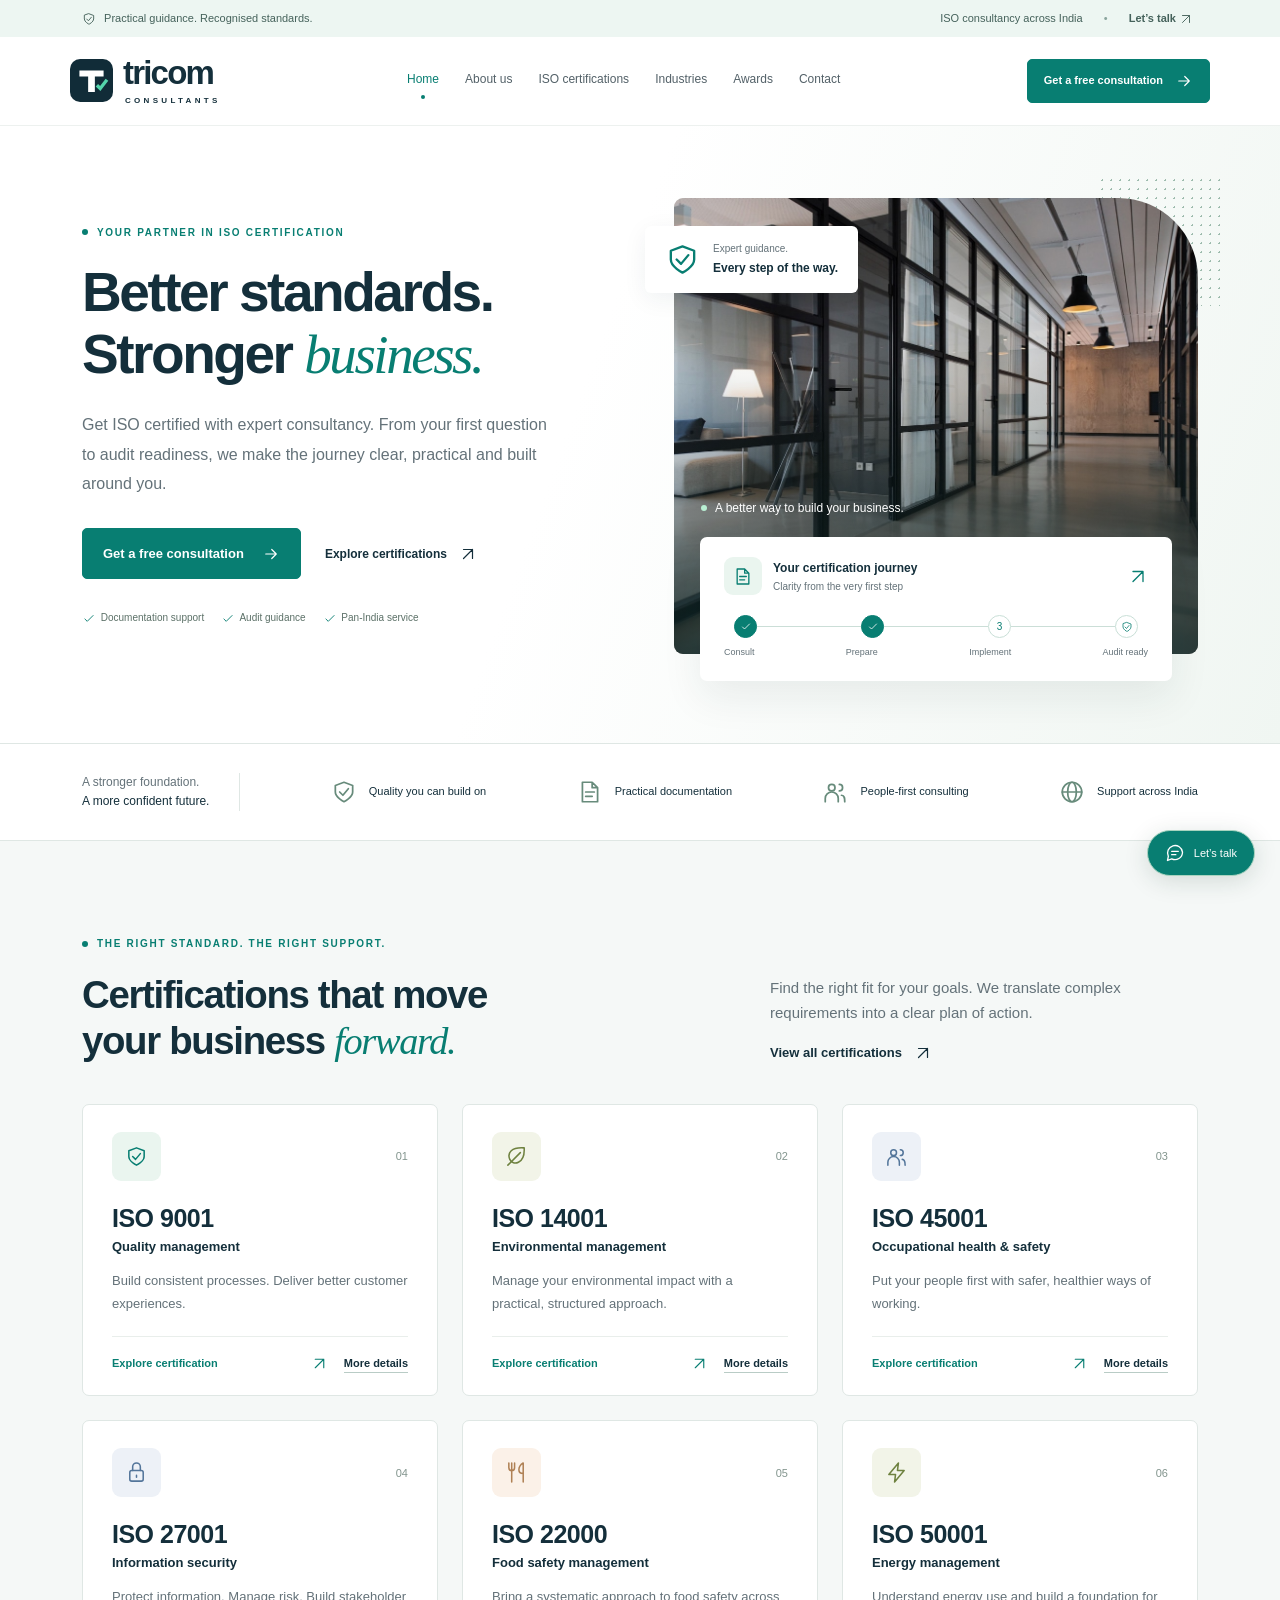
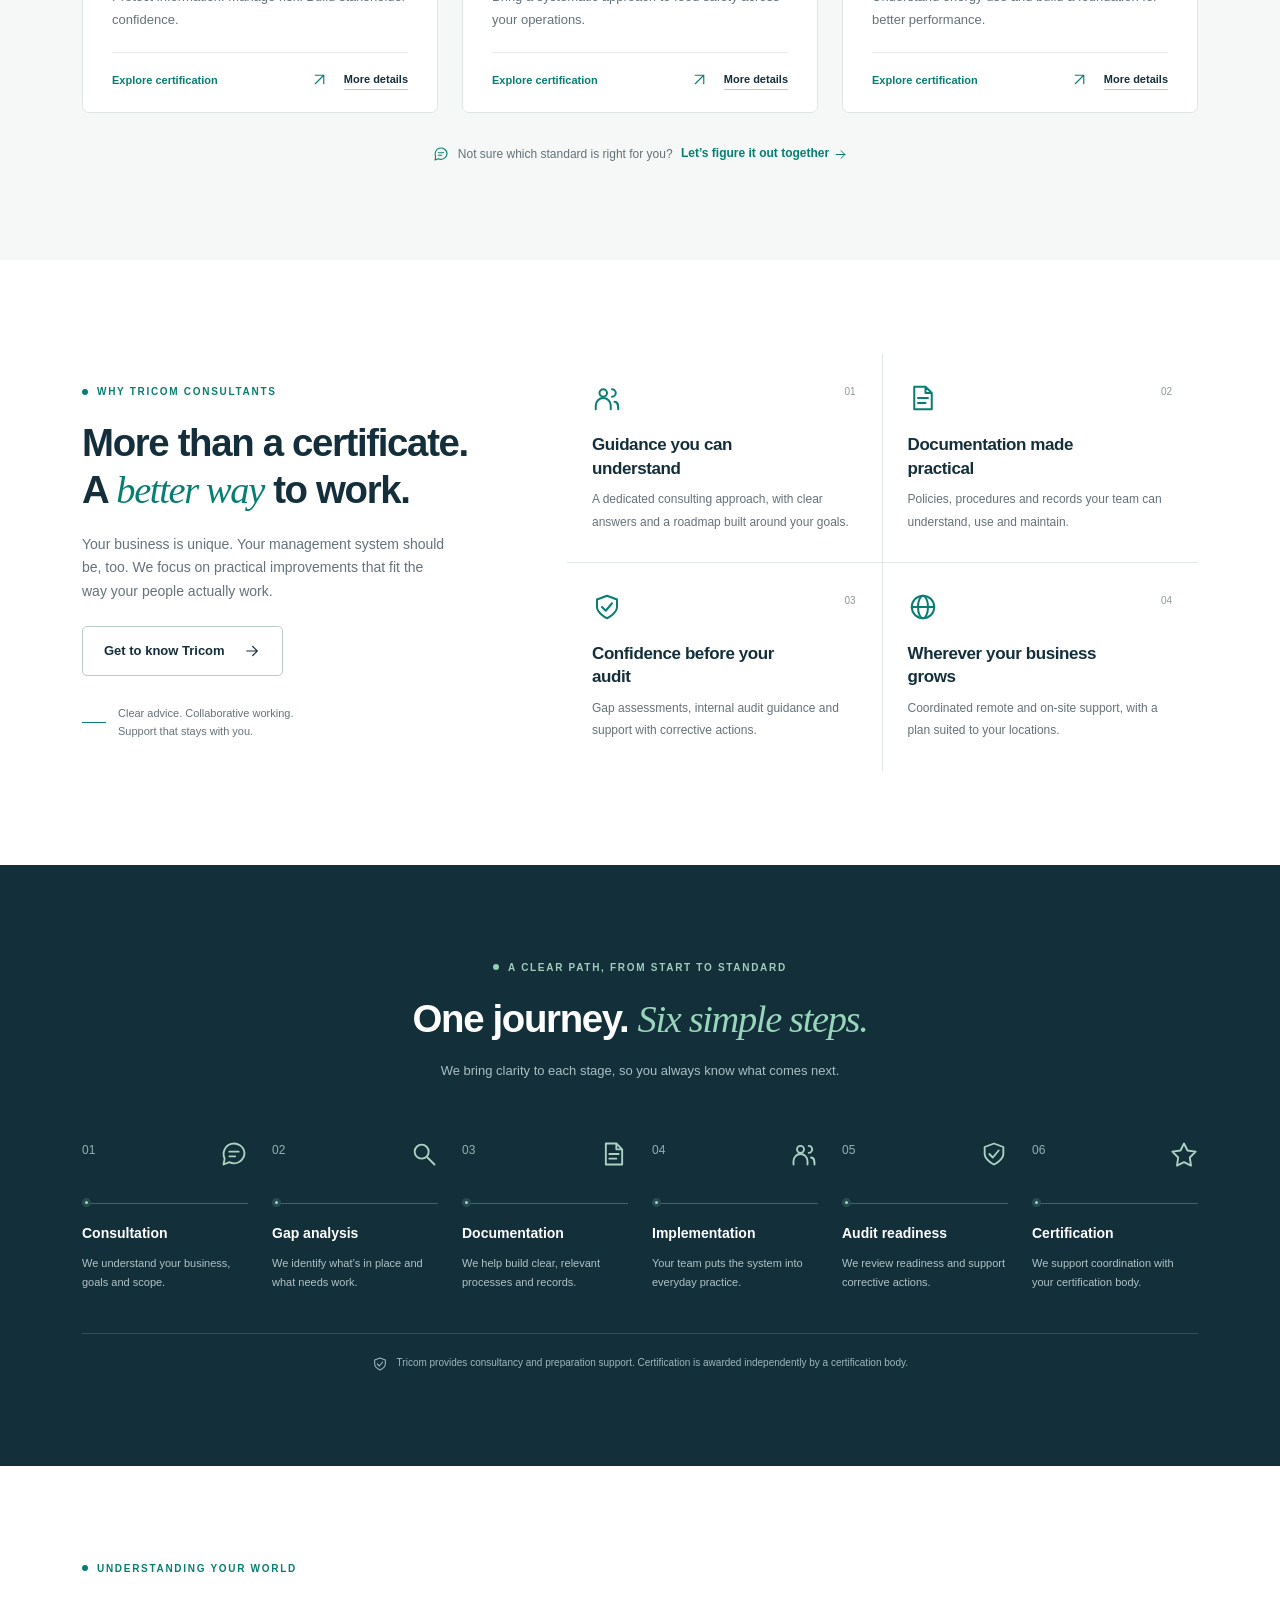
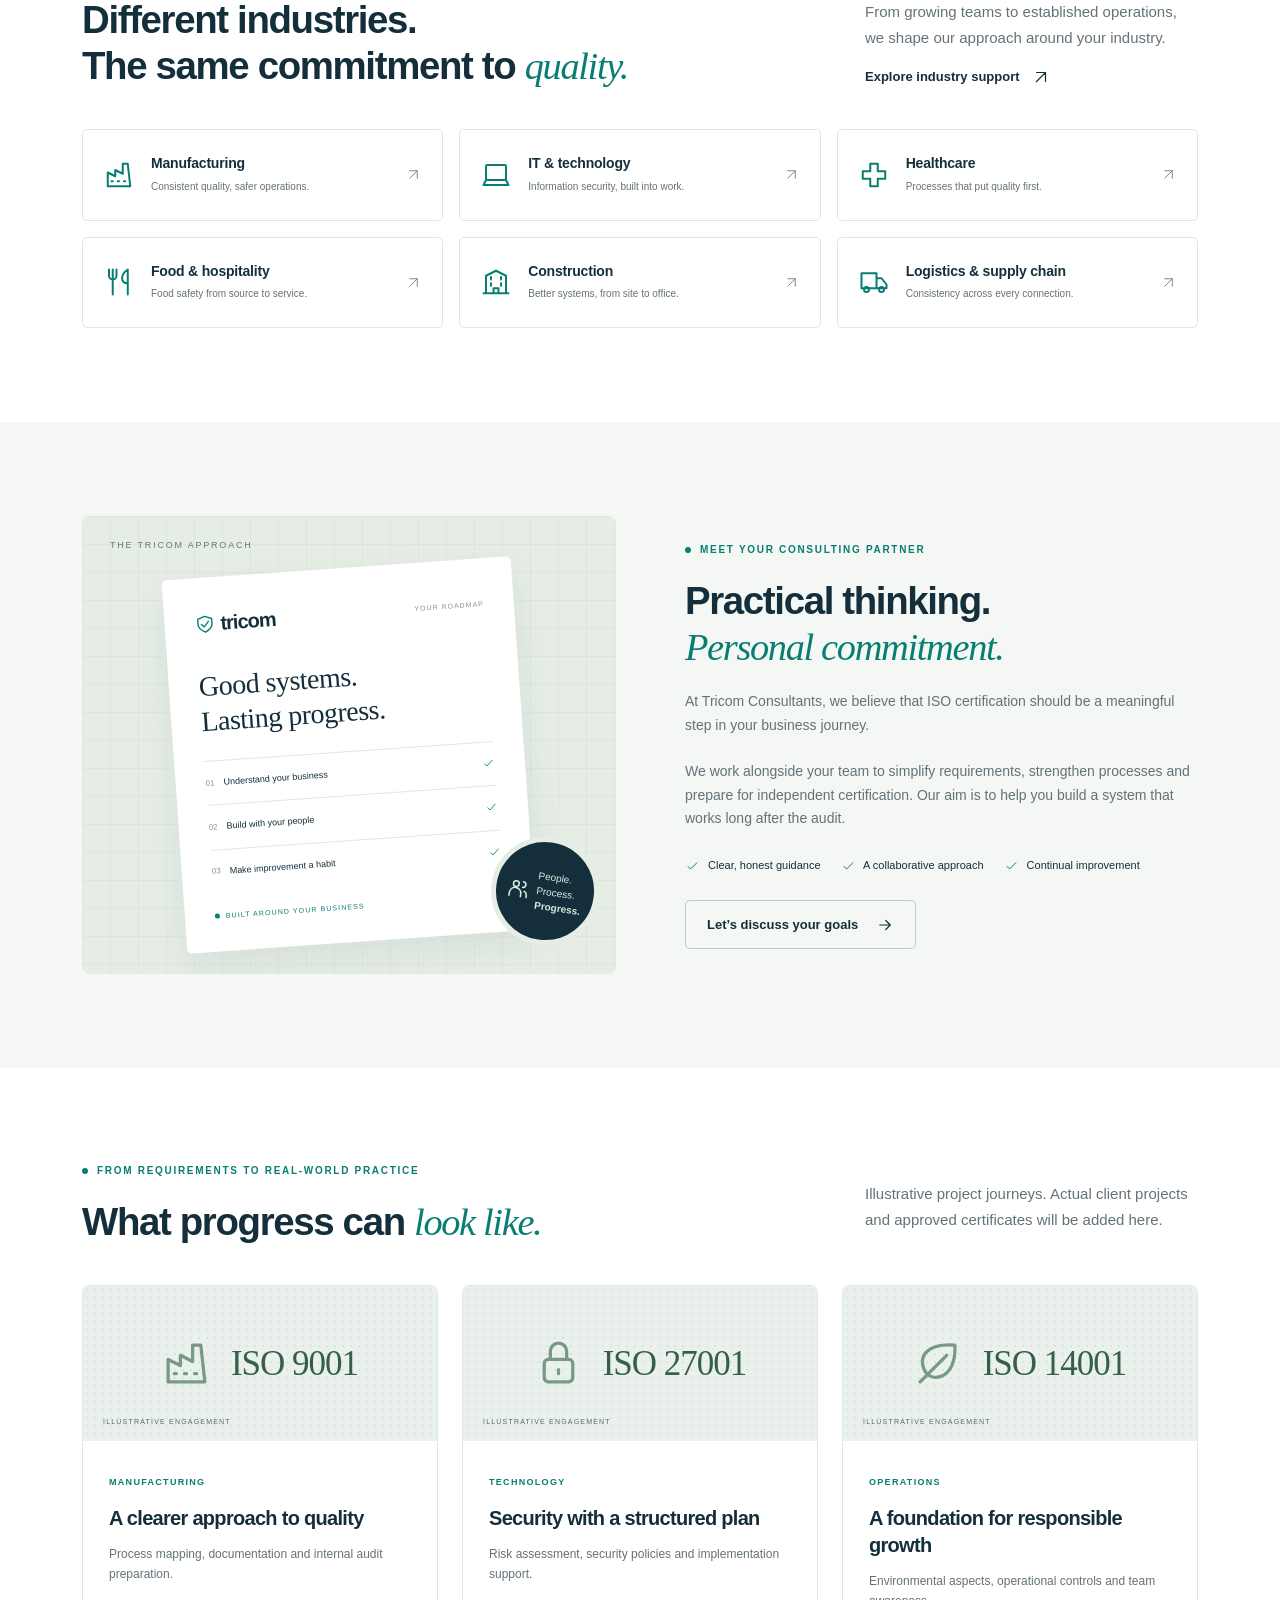
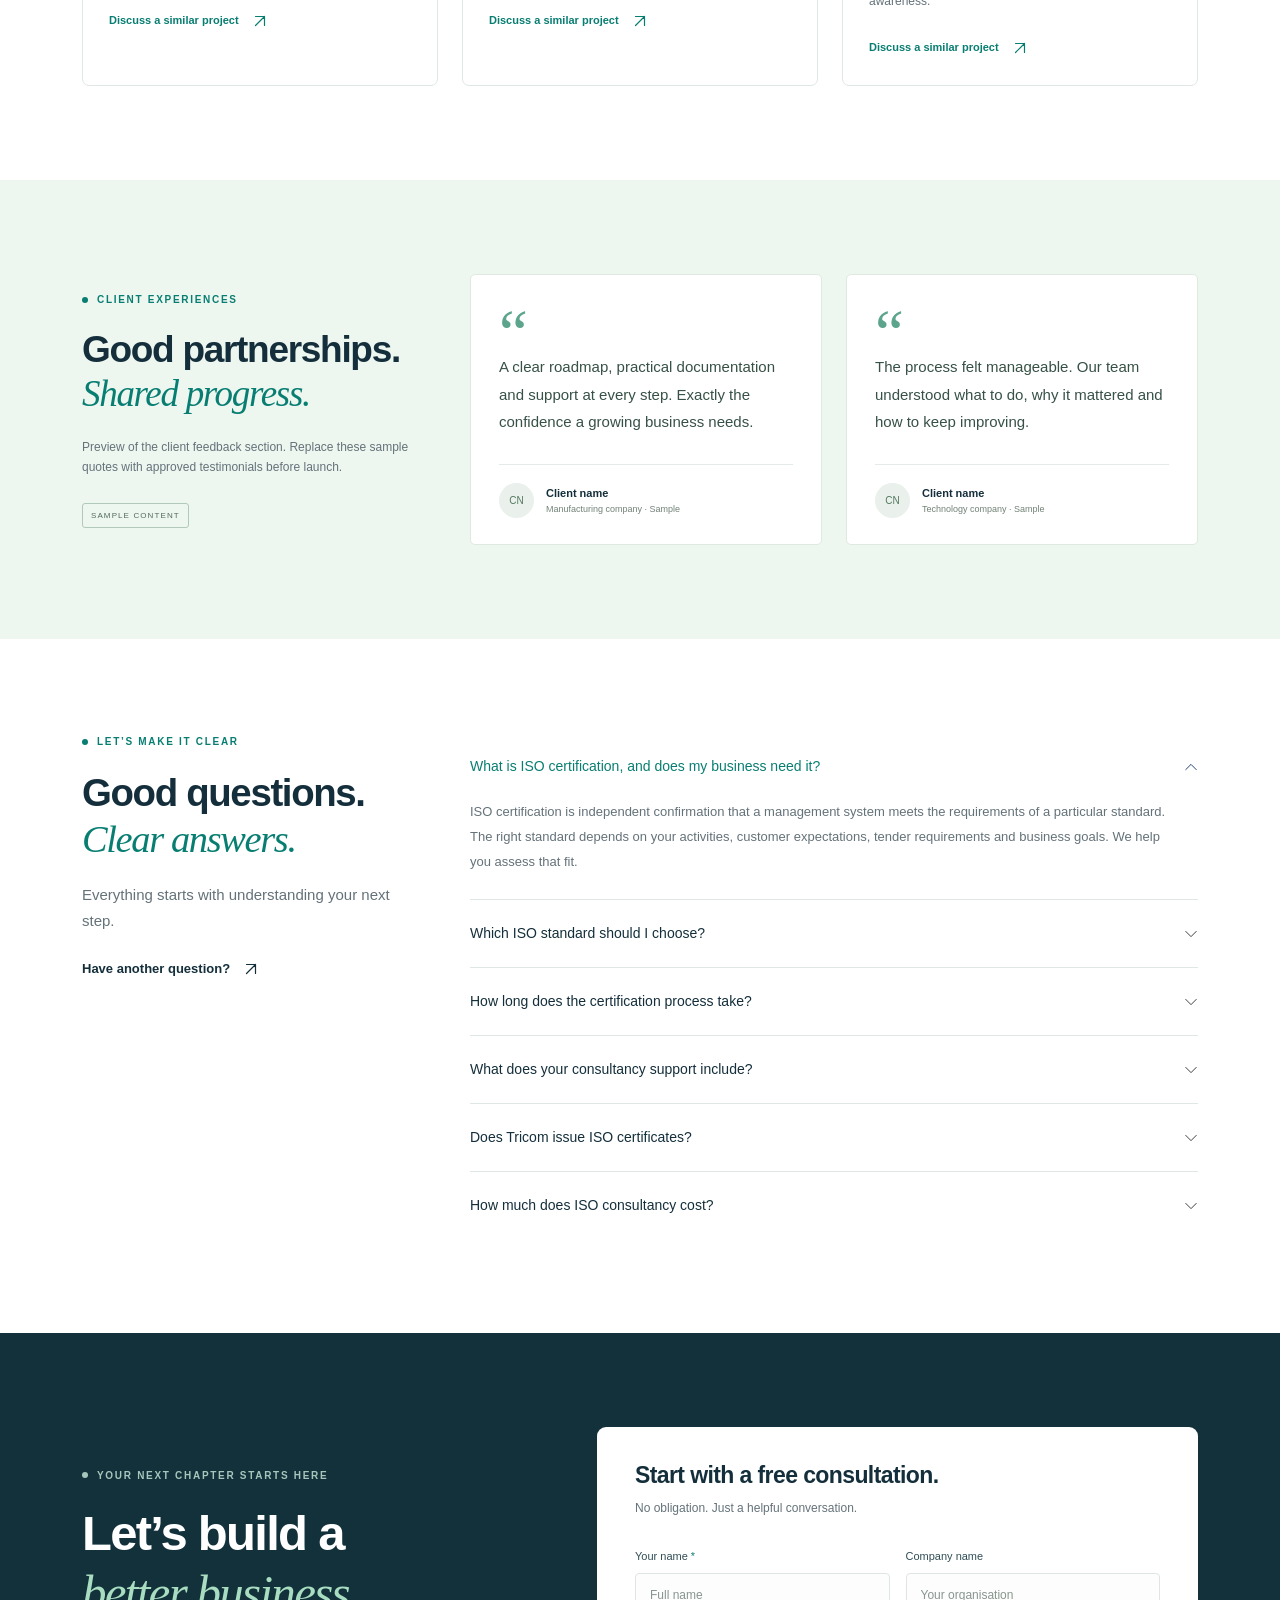
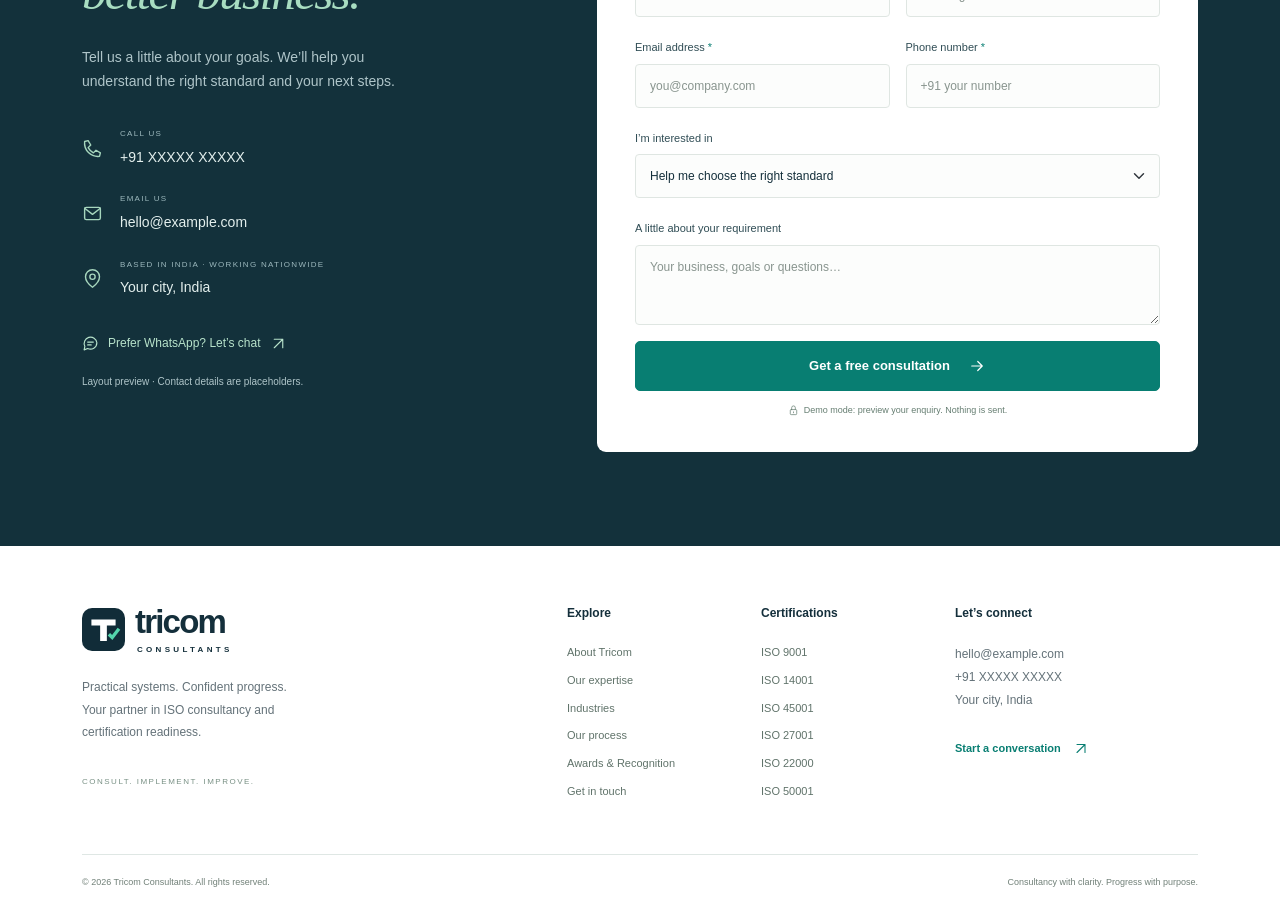
<file: index.html>
<!doctype html>
<html lang="en"><head><meta charset="utf-8"><meta name="viewport" content="width=device-width, initial-scale=1"><meta name="theme-color" content="#112c38"><title>ISO Consultancy &amp; Certification Support | Tricom Consultants</title><meta name="description" content="Tricom Consultants provides practical ISO consultancy, documentation, implementation and audit readiness support for businesses across India."><link rel="icon" href="assets/images/favicon.svg" type="image/svg+xml"><link rel="stylesheet" href="assets/vendor/bootstrap/bootstrap.min.css"><link rel="stylesheet" href="assets/css/main.css"><link rel="stylesheet" href="assets/css/details.css"></head><body data-standard=""><a class="skip-link" href="#main">Skip to content</a><div class="topbar"><div class="container d-flex justify-content-between gap-3"><span><svg class="icon" viewBox="0 0 24 24" fill="none" stroke="currentColor" stroke-width="1.6" stroke-linecap="round" stroke-linejoin="round" aria-hidden="true"><path d="m12 3 8 3v6c0 5-8 9-8 9s-8-4-8-9V6z"/><path d="m8 12 3 3 5-6"/></svg> Practical guidance. Recognised standards.</span><span class="topbar-right">ISO consultancy across India <span class="topbar-dot">•</span> <a href="contact.html">Let’s talk <svg class="icon" viewBox="0 0 24 24" fill="none" stroke="currentColor" stroke-width="1.6" stroke-linecap="round" stroke-linejoin="round" aria-hidden="true"><path d="M6 18 18 6M6 6h12v12"/></svg></a></span></div></div><header class="site-header"><nav class="navbar navbar-expand-lg container" aria-label="Main navigation"><a class="brand" href="index.html" aria-label="Tricom Consultants home"><img src="assets/images/favicon.svg" width="43" height="43" alt=""><span>tricom<span class="brand-sub">CONSULTANTS</span></span></a><button class="navbar-toggler" type="button" data-bs-toggle="collapse" data-bs-target="#mainNav" aria-controls="mainNav" aria-expanded="false" aria-label="Open navigation"><span class="navbar-toggler-icon"></span></button><div class="collapse navbar-collapse" id="mainNav"><ul class="navbar-nav mx-auto"><li class="nav-item"><a class="nav-link active" aria-current="page" href="index.html">Home</a></li><li class="nav-item"><a class="nav-link "  href="about.html">About us</a></li><li class="nav-item"><a class="nav-link "  href="services.html">ISO certifications</a></li><li class="nav-item"><a class="nav-link "  href="industries.html">Industries</a></li><li class="nav-item"><a class="nav-link "  href="awards.html">Awards</a></li><li class="nav-item"><a class="nav-link "  href="contact.html">Contact</a></li></ul><a class="btn btn-primary" href="contact.html">Get a free consultation<svg class="icon" viewBox="0 0 24 24" fill="none" stroke="currentColor" stroke-width="1.6" stroke-linecap="round" stroke-linejoin="round" aria-hidden="true"><path d="M5 12h14m-6-6 6 6-6 6"/></svg></a></div></nav></header><main id="main"><section class="hero"><div class="container"><div class="row align-items-center g-5"><div class="col-lg-6 hero-copy"><div class="eyebrow"><span></span>YOUR PARTNER IN ISO CERTIFICATION</div><h1>Better standards.<br>Stronger <em>business.</em></h1><p class="hero-description">Get ISO certified with expert consultancy. From your first question to audit readiness, we make the journey clear, practical and built around you.</p><div class="hero-actions d-flex flex-wrap align-items-center gap-4"><a class="btn btn-primary" href="contact.html">Get a free consultation<svg class="icon" viewBox="0 0 24 24" fill="none" stroke="currentColor" stroke-width="1.6" stroke-linecap="round" stroke-linejoin="round" aria-hidden="true"><path d="M5 12h14m-6-6 6 6-6 6"/></svg></a><a class="text-link" href="#certifications">Explore certifications <svg class="icon" viewBox="0 0 24 24" fill="none" stroke="currentColor" stroke-width="1.6" stroke-linecap="round" stroke-linejoin="round" aria-hidden="true"><path d="M6 18 18 6M6 6h12v12"/></svg></a></div><div class="hero-checks"><span><svg class="icon" viewBox="0 0 24 24" fill="none" stroke="currentColor" stroke-width="1.6" stroke-linecap="round" stroke-linejoin="round" aria-hidden="true"><path d="m5 12 4 4L19 6"/></svg> Documentation support</span><span><svg class="icon" viewBox="0 0 24 24" fill="none" stroke="currentColor" stroke-width="1.6" stroke-linecap="round" stroke-linejoin="round" aria-hidden="true"><path d="m5 12 4 4L19 6"/></svg> Audit guidance</span><span><svg class="icon" viewBox="0 0 24 24" fill="none" stroke="currentColor" stroke-width="1.6" stroke-linecap="round" stroke-linejoin="round" aria-hidden="true"><path d="m5 12 4 4L19 6"/></svg> Pan-India service</span></div></div><div class="col-lg-6"><div class="hero-visual"><div class="image-dots"></div><img class="hero-photo" src="assets/images/office.jpg" alt="Modern office corridor with glass meeting rooms and natural light" width="1400" height="1000" fetchpriority="high"><div class="photo-overlay"></div><div class="hero-photo-label"><span class="live-dot"></span> A better way to build your business.</div><div class="hero-badge"><svg class="icon" viewBox="0 0 24 24" fill="none" stroke="currentColor" stroke-width="1.6" stroke-linecap="round" stroke-linejoin="round" aria-hidden="true"><path d="m12 3 8 3v6c0 5-8 9-8 9s-8-4-8-9V6z"/><path d="m8 12 3 3 5-6"/></svg><span>Expert guidance.<br><strong>Every step of the way.</strong></span></div><div class="journey-card"><div class="journey-card-top"><span class="icon-box"><svg class="icon" viewBox="0 0 24 24" fill="none" stroke="currentColor" stroke-width="1.6" stroke-linecap="round" stroke-linejoin="round" aria-hidden="true"><path d="M14 3H5v18h14V8zm0 0v5h5M8 12h8m-8 4h6"/></svg></span><div><strong>Your certification journey</strong><span>Clarity from the very first step</span></div><svg class="icon" viewBox="0 0 24 24" fill="none" stroke="currentColor" stroke-width="1.6" stroke-linecap="round" stroke-linejoin="round" aria-hidden="true"><path d="M6 18 18 6M6 6h12v12"/></svg></div><div class="journey-track"><span class="done"><svg class="icon" viewBox="0 0 24 24" fill="none" stroke="currentColor" stroke-width="1.6" stroke-linecap="round" stroke-linejoin="round" aria-hidden="true"><path d="m5 12 4 4L19 6"/></svg></span><i></i><span class="done"><svg class="icon" viewBox="0 0 24 24" fill="none" stroke="currentColor" stroke-width="1.6" stroke-linecap="round" stroke-linejoin="round" aria-hidden="true"><path d="m5 12 4 4L19 6"/></svg></span><i></i><span>3</span><i></i><span><svg class="icon" viewBox="0 0 24 24" fill="none" stroke="currentColor" stroke-width="1.6" stroke-linecap="round" stroke-linejoin="round" aria-hidden="true"><path d="m12 3 8 3v6c0 5-8 9-8 9s-8-4-8-9V6z"/><path d="m8 12 3 3 5-6"/></svg></span></div><div class="journey-labels"><span>Consult</span><span>Prepare</span><span>Implement</span><span>Audit ready</span></div></div></div></div></div></div></section><section class="value-strip" aria-label="Our approach"><div class="container"><div class="value-intro">A stronger foundation.<br><strong>A more confident future.</strong></div><div class="value-item"><svg class="icon" viewBox="0 0 24 24" fill="none" stroke="currentColor" stroke-width="1.6" stroke-linecap="round" stroke-linejoin="round" aria-hidden="true"><path d="m12 3 8 3v6c0 5-8 9-8 9s-8-4-8-9V6z"/><path d="m8 12 3 3 5-6"/></svg><span>Quality you can build on</span></div><div class="value-item"><svg class="icon" viewBox="0 0 24 24" fill="none" stroke="currentColor" stroke-width="1.6" stroke-linecap="round" stroke-linejoin="round" aria-hidden="true"><path d="M14 3H5v18h14V8zm0 0v5h5M8 12h8m-8 4h6"/></svg><span>Practical documentation</span></div><div class="value-item"><svg class="icon" viewBox="0 0 24 24" fill="none" stroke="currentColor" stroke-width="1.6" stroke-linecap="round" stroke-linejoin="round" aria-hidden="true"><circle cx="9" cy="8" r="3"/><path d="M3 21v-3a6 6 0 0 1 12 0v3M16 5a3 3 0 0 1 0 6m2 4c3 0 3 3 3 6"/></svg><span>People-first consulting</span></div><div class="value-item"><svg class="icon" viewBox="0 0 24 24" fill="none" stroke="currentColor" stroke-width="1.6" stroke-linecap="round" stroke-linejoin="round" aria-hidden="true"><circle cx="12" cy="12" r="9"/><ellipse cx="12" cy="12" rx="4" ry="9"/><path d="M3 12h18"/></svg><span>Support across India</span></div></div></section><section class="section section-soft" id="certifications"><div class="container"><div class="section-heading row align-items-end g-4"><div class="col-lg-7"><div class="eyebrow"><span></span>THE RIGHT STANDARD. THE RIGHT SUPPORT.</div><h2>Certifications that move<br>your business <em>forward.</em></h2></div><div class="col-lg-5 heading-aside"><p>Find the right fit for your goals. We translate complex requirements into a clear plan of action.</p><a class="text-link" href="services.html">View all certifications <svg class="icon" viewBox="0 0 24 24" fill="none" stroke="currentColor" stroke-width="1.6" stroke-linecap="round" stroke-linejoin="round" aria-hidden="true"><path d="M6 18 18 6M6 6h12v12"/></svg></a></div></div><div class="row g-4" id="standard-grid"><div class="col-md-6 col-lg-4 standard-column" data-category="quality"><article class="standard-card"><div class="d-flex justify-content-between align-items-center"><span class="icon-box tone-0"><svg class="icon" viewBox="0 0 24 24" fill="none" stroke="currentColor" stroke-width="1.6" stroke-linecap="round" stroke-linejoin="round" aria-hidden="true"><path d="m12 3 8 3v6c0 5-8 9-8 9s-8-4-8-9V6z"/><path d="m8 12 3 3 5-6"/></svg></span><span class="standard-index">01</span></div><h3>ISO 9001</h3><h4>Quality management</h4><p>Build consistent processes. Deliver better customer experiences.</p><div class="standard-actions"><button class="card-link" data-standard="0" data-bs-toggle="modal" data-bs-target="#standardModal">Explore certification <svg class="icon" viewBox="0 0 24 24" fill="none" stroke="currentColor" stroke-width="1.6" stroke-linecap="round" stroke-linejoin="round" aria-hidden="true"><path d="M6 18 18 6M6 6h12v12"/></svg><span class="visually-hidden">: ISO 9001</span></button><a class="standard-details" href="iso-9001.html">More details<span class="visually-hidden">: ISO 9001</span></a></div></article></div><div class="col-md-6 col-lg-4 standard-column" data-category="sustainability"><article class="standard-card"><div class="d-flex justify-content-between align-items-center"><span class="icon-box tone-1"><svg class="icon" viewBox="0 0 24 24" fill="none" stroke="currentColor" stroke-width="1.6" stroke-linecap="round" stroke-linejoin="round" aria-hidden="true"><path d="M20 3C7 2 2 8 5 15s16 5 15-12Z"/><path d="M3 21 16 8"/></svg></span><span class="standard-index">02</span></div><h3>ISO 14001</h3><h4>Environmental management</h4><p>Manage your environmental impact with a practical, structured approach.</p><div class="standard-actions"><button class="card-link" data-standard="1" data-bs-toggle="modal" data-bs-target="#standardModal">Explore certification <svg class="icon" viewBox="0 0 24 24" fill="none" stroke="currentColor" stroke-width="1.6" stroke-linecap="round" stroke-linejoin="round" aria-hidden="true"><path d="M6 18 18 6M6 6h12v12"/></svg><span class="visually-hidden">: ISO 14001</span></button><a class="standard-details" href="iso-14001.html">More details<span class="visually-hidden">: ISO 14001</span></a></div></article></div><div class="col-md-6 col-lg-4 standard-column" data-category="quality"><article class="standard-card"><div class="d-flex justify-content-between align-items-center"><span class="icon-box tone-2"><svg class="icon" viewBox="0 0 24 24" fill="none" stroke="currentColor" stroke-width="1.6" stroke-linecap="round" stroke-linejoin="round" aria-hidden="true"><circle cx="9" cy="8" r="3"/><path d="M3 21v-3a6 6 0 0 1 12 0v3M16 5a3 3 0 0 1 0 6m2 4c3 0 3 3 3 6"/></svg></span><span class="standard-index">03</span></div><h3>ISO 45001</h3><h4>Occupational health & safety</h4><p>Put your people first with safer, healthier ways of working.</p><div class="standard-actions"><button class="card-link" data-standard="2" data-bs-toggle="modal" data-bs-target="#standardModal">Explore certification <svg class="icon" viewBox="0 0 24 24" fill="none" stroke="currentColor" stroke-width="1.6" stroke-linecap="round" stroke-linejoin="round" aria-hidden="true"><path d="M6 18 18 6M6 6h12v12"/></svg><span class="visually-hidden">: ISO 45001</span></button><a class="standard-details" href="iso-45001.html">More details<span class="visually-hidden">: ISO 45001</span></a></div></article></div><div class="col-md-6 col-lg-4 standard-column" data-category="security"><article class="standard-card"><div class="d-flex justify-content-between align-items-center"><span class="icon-box tone-3"><svg class="icon" viewBox="0 0 24 24" fill="none" stroke="currentColor" stroke-width="1.6" stroke-linecap="round" stroke-linejoin="round" aria-hidden="true"><rect x="5" y="10" width="14" height="11" rx="2"/><path d="M8 10V6a4 4 0 0 1 8 0v4m-4 5v2"/></svg></span><span class="standard-index">04</span></div><h3>ISO 27001</h3><h4>Information security</h4><p>Protect information. Manage risk. Build stakeholder confidence.</p><div class="standard-actions"><button class="card-link" data-standard="3" data-bs-toggle="modal" data-bs-target="#standardModal">Explore certification <svg class="icon" viewBox="0 0 24 24" fill="none" stroke="currentColor" stroke-width="1.6" stroke-linecap="round" stroke-linejoin="round" aria-hidden="true"><path d="M6 18 18 6M6 6h12v12"/></svg><span class="visually-hidden">: ISO 27001</span></button><a class="standard-details" href="iso-27001.html">More details<span class="visually-hidden">: ISO 27001</span></a></div></article></div><div class="col-md-6 col-lg-4 standard-column" data-category="quality"><article class="standard-card"><div class="d-flex justify-content-between align-items-center"><span class="icon-box tone-4"><svg class="icon" viewBox="0 0 24 24" fill="none" stroke="currentColor" stroke-width="1.6" stroke-linecap="round" stroke-linejoin="round" aria-hidden="true"><path d="M7 2v8m-3-8v5a3 3 0 0 0 6 0V2M7 10v12M19 2c-6 4-6 11 0 11V2Zm0 11v9"/></svg></span><span class="standard-index">05</span></div><h3>ISO 22000</h3><h4>Food safety management</h4><p>Bring a systematic approach to food safety across your operations.</p><div class="standard-actions"><button class="card-link" data-standard="4" data-bs-toggle="modal" data-bs-target="#standardModal">Explore certification <svg class="icon" viewBox="0 0 24 24" fill="none" stroke="currentColor" stroke-width="1.6" stroke-linecap="round" stroke-linejoin="round" aria-hidden="true"><path d="M6 18 18 6M6 6h12v12"/></svg><span class="visually-hidden">: ISO 22000</span></button><a class="standard-details" href="iso-22000.html">More details<span class="visually-hidden">: ISO 22000</span></a></div></article></div><div class="col-md-6 col-lg-4 standard-column" data-category="sustainability"><article class="standard-card"><div class="d-flex justify-content-between align-items-center"><span class="icon-box tone-5"><svg class="icon" viewBox="0 0 24 24" fill="none" stroke="currentColor" stroke-width="1.6" stroke-linecap="round" stroke-linejoin="round" aria-hidden="true"><path d="m14 2-10 12h7l-1 8 10-12h-7z"/></svg></span><span class="standard-index">06</span></div><h3>ISO 50001</h3><h4>Energy management</h4><p>Understand energy use and build a foundation for better performance.</p><div class="standard-actions"><button class="card-link" data-standard="5" data-bs-toggle="modal" data-bs-target="#standardModal">Explore certification <svg class="icon" viewBox="0 0 24 24" fill="none" stroke="currentColor" stroke-width="1.6" stroke-linecap="round" stroke-linejoin="round" aria-hidden="true"><path d="M6 18 18 6M6 6h12v12"/></svg><span class="visually-hidden">: ISO 50001</span></button><a class="standard-details" href="iso-50001.html">More details<span class="visually-hidden">: ISO 50001</span></a></div></article></div></div><p class="section-note"><svg class="icon" viewBox="0 0 24 24" fill="none" stroke="currentColor" stroke-width="1.6" stroke-linecap="round" stroke-linejoin="round" aria-hidden="true"><path d="M21 11a9 9 0 0 1-13 8l-5 2 1-5A9 9 0 1 1 21 11Z"/><path d="M8 10h8m-8 4h5"/></svg> Not sure which standard is right for you? <a href="contact.html">Let’s figure it out together <svg class="icon" viewBox="0 0 24 24" fill="none" stroke="currentColor" stroke-width="1.6" stroke-linecap="round" stroke-linejoin="round" aria-hidden="true"><path d="M5 12h14m-6-6 6 6-6 6"/></svg></a></p></div></section><section class="section" id="why-tricom"><div class="container"><div class="row g-5 align-items-center"><div class="col-lg-5"><div class="eyebrow"><span></span>WHY TRICOM CONSULTANTS</div><h2>More than a certificate.<br>A <em>better way</em> to work.</h2><p class="section-description">Your business is unique. Your management system should be, too. We focus on practical improvements that fit the way your people actually work.</p><a class="btn btn-outline-primary" href="about.html">Get to know Tricom<svg class="icon" viewBox="0 0 24 24" fill="none" stroke="currentColor" stroke-width="1.6" stroke-linecap="round" stroke-linejoin="round" aria-hidden="true"><path d="M5 12h14m-6-6 6 6-6 6"/></svg></a><div class="personal-note"><span></span><p>Clear advice. Collaborative working.<br>Support that stays with you.</p></div></div><div class="col-lg-7"><div class="benefits-grid"><article class="benefit"><span class="benefit-number">01</span><svg class="icon" viewBox="0 0 24 24" fill="none" stroke="currentColor" stroke-width="1.6" stroke-linecap="round" stroke-linejoin="round" aria-hidden="true"><circle cx="9" cy="8" r="3"/><path d="M3 21v-3a6 6 0 0 1 12 0v3M16 5a3 3 0 0 1 0 6m2 4c3 0 3 3 3 6"/></svg><h3>Guidance you can understand</h3><p>A dedicated consulting approach, with clear answers and a roadmap built around your goals.</p></article><article class="benefit"><span class="benefit-number">02</span><svg class="icon" viewBox="0 0 24 24" fill="none" stroke="currentColor" stroke-width="1.6" stroke-linecap="round" stroke-linejoin="round" aria-hidden="true"><path d="M14 3H5v18h14V8zm0 0v5h5M8 12h8m-8 4h6"/></svg><h3>Documentation made practical</h3><p>Policies, procedures and records your team can understand, use and maintain.</p></article><article class="benefit"><span class="benefit-number">03</span><svg class="icon" viewBox="0 0 24 24" fill="none" stroke="currentColor" stroke-width="1.6" stroke-linecap="round" stroke-linejoin="round" aria-hidden="true"><path d="m12 3 8 3v6c0 5-8 9-8 9s-8-4-8-9V6z"/><path d="m8 12 3 3 5-6"/></svg><h3>Confidence before your audit</h3><p>Gap assessments, internal audit guidance and support with corrective actions.</p></article><article class="benefit"><span class="benefit-number">04</span><svg class="icon" viewBox="0 0 24 24" fill="none" stroke="currentColor" stroke-width="1.6" stroke-linecap="round" stroke-linejoin="round" aria-hidden="true"><circle cx="12" cy="12" r="9"/><ellipse cx="12" cy="12" rx="4" ry="9"/><path d="M3 12h18"/></svg><h3>Wherever your business grows</h3><p>Coordinated remote and on-site support, with a plan suited to your locations.</p></article></div></div></div></div></section><section class="section process-section" id="process"><div class="container"><div class="section-heading text-center"><div class="eyebrow"><span></span>A CLEAR PATH, FROM START TO STANDARD</div><h2>One journey. <em>Six simple steps.</em></h2><p>We bring clarity to each stage, so you always know what comes next.</p></div><div class="process-grid"><article class="process-step"><div class="step-marker"><span>01</span><svg class="icon" viewBox="0 0 24 24" fill="none" stroke="currentColor" stroke-width="1.6" stroke-linecap="round" stroke-linejoin="round" aria-hidden="true"><path d="M21 11a9 9 0 0 1-13 8l-5 2 1-5A9 9 0 1 1 21 11Z"/><path d="M8 10h8m-8 4h5"/></svg></div><h3>Consultation</h3><p>We understand your business, goals and scope.</p></article><article class="process-step"><div class="step-marker"><span>02</span><svg class="icon" viewBox="0 0 24 24" fill="none" stroke="currentColor" stroke-width="1.6" stroke-linecap="round" stroke-linejoin="round" aria-hidden="true"><circle cx="10" cy="10" r="6"/><path d="m15 15 6 6"/></svg></div><h3>Gap analysis</h3><p>We identify what’s in place and what needs work.</p></article><article class="process-step"><div class="step-marker"><span>03</span><svg class="icon" viewBox="0 0 24 24" fill="none" stroke="currentColor" stroke-width="1.6" stroke-linecap="round" stroke-linejoin="round" aria-hidden="true"><path d="M14 3H5v18h14V8zm0 0v5h5M8 12h8m-8 4h6"/></svg></div><h3>Documentation</h3><p>We help build clear, relevant processes and records.</p></article><article class="process-step"><div class="step-marker"><span>04</span><svg class="icon" viewBox="0 0 24 24" fill="none" stroke="currentColor" stroke-width="1.6" stroke-linecap="round" stroke-linejoin="round" aria-hidden="true"><circle cx="9" cy="8" r="3"/><path d="M3 21v-3a6 6 0 0 1 12 0v3M16 5a3 3 0 0 1 0 6m2 4c3 0 3 3 3 6"/></svg></div><h3>Implementation</h3><p>Your team puts the system into everyday practice.</p></article><article class="process-step"><div class="step-marker"><span>05</span><svg class="icon" viewBox="0 0 24 24" fill="none" stroke="currentColor" stroke-width="1.6" stroke-linecap="round" stroke-linejoin="round" aria-hidden="true"><path d="m12 3 8 3v6c0 5-8 9-8 9s-8-4-8-9V6z"/><path d="m8 12 3 3 5-6"/></svg></div><h3>Audit readiness</h3><p>We review readiness and support corrective actions.</p></article><article class="process-step"><div class="step-marker"><span>06</span><svg class="icon" viewBox="0 0 24 24" fill="none" stroke="currentColor" stroke-width="1.6" stroke-linecap="round" stroke-linejoin="round" aria-hidden="true"><path d="m12 3 3 6 7 1-5 5 1 7-6-3-6 3 1-7-5-5 7-1z"/></svg></div><h3>Certification</h3><p>We support coordination with your certification body.</p></article></div><div class="process-footnote"><svg class="icon" viewBox="0 0 24 24" fill="none" stroke="currentColor" stroke-width="1.6" stroke-linecap="round" stroke-linejoin="round" aria-hidden="true"><path d="m12 3 8 3v6c0 5-8 9-8 9s-8-4-8-9V6z"/><path d="m8 12 3 3 5-6"/></svg> Tricom provides consultancy and preparation support. Certification is awarded independently by a certification body.</div></div></section><section class="section" id="industries"><div class="container"><div class="section-heading row align-items-end g-4"><div class="col-lg-8"><div class="eyebrow"><span></span>UNDERSTANDING YOUR WORLD</div><h2>Different industries.<br>The same commitment to <em>quality.</em></h2></div><div class="col-lg-4 heading-aside"><p>From growing teams to established operations, we shape our approach around your industry.</p><a class="text-link" href="industries.html">Explore industry support <svg class="icon" viewBox="0 0 24 24" fill="none" stroke="currentColor" stroke-width="1.6" stroke-linecap="round" stroke-linejoin="round" aria-hidden="true"><path d="M6 18 18 6M6 6h12v12"/></svg></a></div></div><div class="row g-3"><div class="col-sm-6 col-lg-4"><a class="industry-card" href="contact.html?industry=Manufacturing"><svg class="icon" viewBox="0 0 24 24" fill="none" stroke="currentColor" stroke-width="1.6" stroke-linecap="round" stroke-linejoin="round" aria-hidden="true"><path d="M3 21V10l6 3V8l6 3V3h4l2 18ZM6 17h1m4 0h1m4 0h1"/></svg><span><h3>Manufacturing</h3><p>Consistent quality, safer operations.</p></span><svg class="icon" viewBox="0 0 24 24" fill="none" stroke="currentColor" stroke-width="1.6" stroke-linecap="round" stroke-linejoin="round" aria-hidden="true"><path d="M6 18 18 6M6 6h12v12"/></svg></a></div><div class="col-sm-6 col-lg-4"><a class="industry-card" href="contact.html?industry=IT%20%26%20technology"><svg class="icon" viewBox="0 0 24 24" fill="none" stroke="currentColor" stroke-width="1.6" stroke-linecap="round" stroke-linejoin="round" aria-hidden="true"><rect x="4" y="4" width="16" height="12" rx="1"/><path d="m4 16-2 4h20l-2-4M10 20h4"/></svg><span><h3>IT & technology</h3><p>Information security, built into work.</p></span><svg class="icon" viewBox="0 0 24 24" fill="none" stroke="currentColor" stroke-width="1.6" stroke-linecap="round" stroke-linejoin="round" aria-hidden="true"><path d="M6 18 18 6M6 6h12v12"/></svg></a></div><div class="col-sm-6 col-lg-4"><a class="industry-card" href="contact.html?industry=Healthcare"><svg class="icon" viewBox="0 0 24 24" fill="none" stroke="currentColor" stroke-width="1.6" stroke-linecap="round" stroke-linejoin="round" aria-hidden="true"><path d="M9 3h6v6h6v6h-6v6H9v-6H3V9h6z"/></svg><span><h3>Healthcare</h3><p>Processes that put quality first.</p></span><svg class="icon" viewBox="0 0 24 24" fill="none" stroke="currentColor" stroke-width="1.6" stroke-linecap="round" stroke-linejoin="round" aria-hidden="true"><path d="M6 18 18 6M6 6h12v12"/></svg></a></div><div class="col-sm-6 col-lg-4"><a class="industry-card" href="contact.html?industry=Food%20%26%20hospitality"><svg class="icon" viewBox="0 0 24 24" fill="none" stroke="currentColor" stroke-width="1.6" stroke-linecap="round" stroke-linejoin="round" aria-hidden="true"><path d="M7 2v8m-3-8v5a3 3 0 0 0 6 0V2M7 10v12M19 2c-6 4-6 11 0 11V2Zm0 11v9"/></svg><span><h3>Food & hospitality</h3><p>Food safety from source to service.</p></span><svg class="icon" viewBox="0 0 24 24" fill="none" stroke="currentColor" stroke-width="1.6" stroke-linecap="round" stroke-linejoin="round" aria-hidden="true"><path d="M6 18 18 6M6 6h12v12"/></svg></a></div><div class="col-sm-6 col-lg-4"><a class="industry-card" href="contact.html?industry=Construction"><svg class="icon" viewBox="0 0 24 24" fill="none" stroke="currentColor" stroke-width="1.6" stroke-linecap="round" stroke-linejoin="round" aria-hidden="true"><path d="M4 21V7l8-4 8 4v14M2 21h20M8 8v2m8-2v2M8 13v2m8-2v2m-6 6v-4h4v4"/></svg><span><h3>Construction</h3><p>Better systems, from site to office.</p></span><svg class="icon" viewBox="0 0 24 24" fill="none" stroke="currentColor" stroke-width="1.6" stroke-linecap="round" stroke-linejoin="round" aria-hidden="true"><path d="M6 18 18 6M6 6h12v12"/></svg></a></div><div class="col-sm-6 col-lg-4"><a class="industry-card" href="contact.html?industry=Logistics%20%26%20supply%20chain"><svg class="icon" viewBox="0 0 24 24" fill="none" stroke="currentColor" stroke-width="1.6" stroke-linecap="round" stroke-linejoin="round" aria-hidden="true"><path d="M2 5h12v12H2zM14 9h4l4 5v3h-8"/><circle cx="6" cy="18" r="2"/><circle cx="18" cy="18" r="2"/></svg><span><h3>Logistics & supply chain</h3><p>Consistency across every connection.</p></span><svg class="icon" viewBox="0 0 24 24" fill="none" stroke="currentColor" stroke-width="1.6" stroke-linecap="round" stroke-linejoin="round" aria-hidden="true"><path d="M6 18 18 6M6 6h12v12"/></svg></a></div></div></div></section><section class="section about-section" id="about"><div class="container"><div class="row g-5 align-items-center"><div class="col-lg-6"><div class="about-visual"><div class="about-grid-pattern"></div><span class="about-caption">THE TRICOM APPROACH</span><div class="system-sheet"><div class="d-flex align-items-center justify-content-between"><span class="sheet-brand"><svg class="icon" viewBox="0 0 24 24" fill="none" stroke="currentColor" stroke-width="1.6" stroke-linecap="round" stroke-linejoin="round" aria-hidden="true"><path d="m12 3 8 3v6c0 5-8 9-8 9s-8-4-8-9V6z"/><path d="m8 12 3 3 5-6"/></svg> tricom</span><span class="sheet-label">YOUR ROADMAP</span></div><h3>Good systems.<br>Lasting progress.</h3><div class="sheet-row"><span>01</span>Understand your business<svg class="icon" viewBox="0 0 24 24" fill="none" stroke="currentColor" stroke-width="1.6" stroke-linecap="round" stroke-linejoin="round" aria-hidden="true"><path d="m5 12 4 4L19 6"/></svg></div><div class="sheet-row"><span>02</span>Build with your people<svg class="icon" viewBox="0 0 24 24" fill="none" stroke="currentColor" stroke-width="1.6" stroke-linecap="round" stroke-linejoin="round" aria-hidden="true"><path d="m5 12 4 4L19 6"/></svg></div><div class="sheet-row"><span>03</span>Make improvement a habit<svg class="icon" viewBox="0 0 24 24" fill="none" stroke="currentColor" stroke-width="1.6" stroke-linecap="round" stroke-linejoin="round" aria-hidden="true"><path d="m5 12 4 4L19 6"/></svg></div><div class="sheet-bottom"><span></span> BUILT AROUND YOUR BUSINESS</div></div><div class="about-seal"><svg class="icon" viewBox="0 0 24 24" fill="none" stroke="currentColor" stroke-width="1.6" stroke-linecap="round" stroke-linejoin="round" aria-hidden="true"><circle cx="9" cy="8" r="3"/><path d="M3 21v-3a6 6 0 0 1 12 0v3M16 5a3 3 0 0 1 0 6m2 4c3 0 3 3 3 6"/></svg><span>People.<br>Process.<br><strong>Progress.</strong></span></div></div></div><div class="col-lg-6 about-copy"><div class="eyebrow"><span></span>MEET YOUR CONSULTING PARTNER</div><h2>Practical thinking.<br><em>Personal commitment.</em></h2><p>At Tricom Consultants, we believe that ISO certification should be a meaningful step in your business journey.</p><p>We work alongside your team to simplify requirements, strengthen processes and prepare for independent certification. Our aim is to help you build a system that works long after the audit.</p><div class="about-principles"><span><svg class="icon" viewBox="0 0 24 24" fill="none" stroke="currentColor" stroke-width="1.6" stroke-linecap="round" stroke-linejoin="round" aria-hidden="true"><path d="m5 12 4 4L19 6"/></svg> Clear, honest guidance</span><span><svg class="icon" viewBox="0 0 24 24" fill="none" stroke="currentColor" stroke-width="1.6" stroke-linecap="round" stroke-linejoin="round" aria-hidden="true"><path d="m5 12 4 4L19 6"/></svg> A collaborative approach</span><span><svg class="icon" viewBox="0 0 24 24" fill="none" stroke="currentColor" stroke-width="1.6" stroke-linecap="round" stroke-linejoin="round" aria-hidden="true"><path d="m5 12 4 4L19 6"/></svg> Continual improvement</span></div><a class="btn btn-outline-primary" href="contact.html">Let’s discuss your goals<svg class="icon" viewBox="0 0 24 24" fill="none" stroke="currentColor" stroke-width="1.6" stroke-linecap="round" stroke-linejoin="round" aria-hidden="true"><path d="M5 12h14m-6-6 6 6-6 6"/></svg></a></div></div></div></section><section class="section" id="portfolio"><div class="container"><div class="section-heading row align-items-end g-4"><div class="col-lg-8"><div class="eyebrow"><span></span>FROM REQUIREMENTS TO REAL-WORLD PRACTICE</div><h2>What progress can <em>look like.</em></h2></div><div class="col-lg-4 heading-aside"><p>Illustrative project journeys. Actual client projects and approved certificates will be added here.</p></div></div><div class="row g-4"><div class="col-md-4"><article class="project-card"><div class="project-visual"><svg class="icon" viewBox="0 0 24 24" fill="none" stroke="currentColor" stroke-width="1.6" stroke-linecap="round" stroke-linejoin="round" aria-hidden="true"><path d="M3 21V10l6 3V8l6 3V3h4l2 18ZM6 17h1m4 0h1m4 0h1"/></svg><span>ISO 9001</span><small>ILLUSTRATIVE ENGAGEMENT</small></div><div class="project-body"><span class="project-type">Manufacturing</span><h3>A clearer approach to quality</h3><p>Process mapping, documentation and internal audit preparation.</p><a class="text-link" href="contact.html?standard=ISO%209001">Discuss a similar project <svg class="icon" viewBox="0 0 24 24" fill="none" stroke="currentColor" stroke-width="1.6" stroke-linecap="round" stroke-linejoin="round" aria-hidden="true"><path d="M6 18 18 6M6 6h12v12"/></svg></a></div></article></div><div class="col-md-4"><article class="project-card"><div class="project-visual"><svg class="icon" viewBox="0 0 24 24" fill="none" stroke="currentColor" stroke-width="1.6" stroke-linecap="round" stroke-linejoin="round" aria-hidden="true"><rect x="5" y="10" width="14" height="11" rx="2"/><path d="M8 10V6a4 4 0 0 1 8 0v4m-4 5v2"/></svg><span>ISO 27001</span><small>ILLUSTRATIVE ENGAGEMENT</small></div><div class="project-body"><span class="project-type">Technology</span><h3>Security with a structured plan</h3><p>Risk assessment, security policies and implementation support.</p><a class="text-link" href="contact.html?standard=ISO%2027001">Discuss a similar project <svg class="icon" viewBox="0 0 24 24" fill="none" stroke="currentColor" stroke-width="1.6" stroke-linecap="round" stroke-linejoin="round" aria-hidden="true"><path d="M6 18 18 6M6 6h12v12"/></svg></a></div></article></div><div class="col-md-4"><article class="project-card"><div class="project-visual"><svg class="icon" viewBox="0 0 24 24" fill="none" stroke="currentColor" stroke-width="1.6" stroke-linecap="round" stroke-linejoin="round" aria-hidden="true"><path d="M20 3C7 2 2 8 5 15s16 5 15-12Z"/><path d="M3 21 16 8"/></svg><span>ISO 14001</span><small>ILLUSTRATIVE ENGAGEMENT</small></div><div class="project-body"><span class="project-type">Operations</span><h3>A foundation for responsible growth</h3><p>Environmental aspects, operational controls and team awareness.</p><a class="text-link" href="contact.html?standard=ISO%2014001">Discuss a similar project <svg class="icon" viewBox="0 0 24 24" fill="none" stroke="currentColor" stroke-width="1.6" stroke-linecap="round" stroke-linejoin="round" aria-hidden="true"><path d="M6 18 18 6M6 6h12v12"/></svg></a></div></article></div></div></div></section><section class="section testimonial-section" id="testimonials"><div class="container"><div class="row g-5 align-items-center"><div class="col-lg-4"><div class="eyebrow"><span></span>CLIENT EXPERIENCES</div><h2>Good partnerships.<br><em>Shared progress.</em></h2><p>Preview of the client feedback section. Replace these sample quotes with approved testimonials before launch.</p><span class="demo-tag">SAMPLE CONTENT</span></div><div class="col-lg-8"><div class="row g-4"><div class="col-md-6"><figure class="quote-card"><span class="quote-mark" aria-hidden="true">“</span><blockquote>A clear roadmap, practical documentation and support at every step. Exactly the confidence a growing business needs.</blockquote><figcaption><span class="avatar">CN</span><span><strong>Client name</strong><small>Manufacturing company · Sample</small></span></figcaption></figure></div><div class="col-md-6"><figure class="quote-card"><span class="quote-mark" aria-hidden="true">“</span><blockquote>The process felt manageable. Our team understood what to do, why it mattered and how to keep improving.</blockquote><figcaption><span class="avatar">CN</span><span><strong>Client name</strong><small>Technology company · Sample</small></span></figcaption></figure></div></div></div></div></div></section><section class="section" id="faq"><div class="container"><div class="row g-5"><div class="col-lg-4"><div class="eyebrow"><span></span>LET’S MAKE IT CLEAR</div><h2>Good questions.<br><em>Clear answers.</em></h2><p>Everything starts with understanding your next step.</p><a class="text-link" href="contact.html">Have another question? <svg class="icon" viewBox="0 0 24 24" fill="none" stroke="currentColor" stroke-width="1.6" stroke-linecap="round" stroke-linejoin="round" aria-hidden="true"><path d="M6 18 18 6M6 6h12v12"/></svg></a></div><div class="col-lg-8"><div class="accordion accordion-flush" id="faqAccordion"><div class="accordion-item"><h3 class="accordion-header"><button class="accordion-button " type="button" data-bs-toggle="collapse" data-bs-target="#faq-0" aria-expanded="true" aria-controls="faq-0">What is ISO certification, and does my business need it?</button></h3><div id="faq-0" class="accordion-collapse collapse show" data-bs-parent="#faqAccordion"><div class="accordion-body">ISO certification is independent confirmation that a management system meets the requirements of a particular standard. The right standard depends on your activities, customer expectations, tender requirements and business goals. We help you assess that fit.</div></div></div><div class="accordion-item"><h3 class="accordion-header"><button class="accordion-button collapsed" type="button" data-bs-toggle="collapse" data-bs-target="#faq-1" aria-expanded="false" aria-controls="faq-1">Which ISO standard should I choose?</button></h3><div id="faq-1" class="accordion-collapse collapse " data-bs-parent="#faqAccordion"><div class="accordion-body">ISO 9001 focuses on quality, ISO 14001 on environmental management, ISO 45001 on occupational health and safety, ISO 27001 on information security, ISO 22000 on food safety and ISO 50001 on energy management. A consultation helps narrow the options for your business.</div></div></div><div class="accordion-item"><h3 class="accordion-header"><button class="accordion-button collapsed" type="button" data-bs-toggle="collapse" data-bs-target="#faq-2" aria-expanded="false" aria-controls="faq-2">How long does the certification process take?</button></h3><div id="faq-2" class="accordion-collapse collapse " data-bs-parent="#faqAccordion"><div class="accordion-body">The timeline depends on your organisation’s size, scope, existing processes and readiness, as well as the certification body’s audit schedule. We assess your situation first and then agree a realistic implementation plan.</div></div></div><div class="accordion-item"><h3 class="accordion-header"><button class="accordion-button collapsed" type="button" data-bs-toggle="collapse" data-bs-target="#faq-3" aria-expanded="false" aria-controls="faq-3">What does your consultancy support include?</button></h3><div id="faq-3" class="accordion-collapse collapse " data-bs-parent="#faqAccordion"><div class="accordion-body">Depending on the agreed scope, support can include gap analysis, documentation, implementation guidance, team awareness, internal audit preparation, management review and corrective action support.</div></div></div><div class="accordion-item"><h3 class="accordion-header"><button class="accordion-button collapsed" type="button" data-bs-toggle="collapse" data-bs-target="#faq-4" aria-expanded="false" aria-controls="faq-4">Does Tricom issue ISO certificates?</button></h3><div id="faq-4" class="accordion-collapse collapse " data-bs-parent="#faqAccordion"><div class="accordion-body">No. Tricom Consultants provides consultancy, implementation and audit preparation support. An independent certification body conducts the certification audit and makes the certification decision.</div></div></div><div class="accordion-item"><h3 class="accordion-header"><button class="accordion-button collapsed" type="button" data-bs-toggle="collapse" data-bs-target="#faq-5" aria-expanded="false" aria-controls="faq-5">How much does ISO consultancy cost?</button></h3><div id="faq-5" class="accordion-collapse collapse " data-bs-parent="#faqAccordion"><div class="accordion-body">Fees depend on the standard, business size, number of locations, existing systems and level of support required. Request a consultation for a proposal tailored to your scope. Consultancy and independent certification body fees should be clearly identified.</div></div></div></div></div></div></div></section><section class="section contact-section" id="contact"><div class="container"><div class="row g-5 align-items-center"><div class="col-lg-5 contact-copy"><div class="eyebrow"><span></span>YOUR NEXT CHAPTER STARTS HERE</div><h2>Let’s build a<br><em>better business.</em></h2><p>Tell us a little about your goals. We’ll help you understand the right standard and your next steps.</p><div class="contact-details"><div><svg class="icon" viewBox="0 0 24 24" fill="none" stroke="currentColor" stroke-width="1.6" stroke-linecap="round" stroke-linejoin="round" aria-hidden="true"><path d="m7 3 3 5-3 3a15 15 0 0 0 6 6l3-3 5 3-1 4C10 22 2 14 3 4z"/></svg><span><small>CALL US</small><strong>+91 XXXXX XXXXX</strong></span></div><div><svg class="icon" viewBox="0 0 24 24" fill="none" stroke="currentColor" stroke-width="1.6" stroke-linecap="round" stroke-linejoin="round" aria-hidden="true"><rect x="3" y="5" width="18" height="14" rx="2"/><path d="m3 6 9 7 9-7"/></svg><span><small>EMAIL US</small><strong>hello@example.com</strong></span></div><div><svg class="icon" viewBox="0 0 24 24" fill="none" stroke="currentColor" stroke-width="1.6" stroke-linecap="round" stroke-linejoin="round" aria-hidden="true"><path d="M20 10c0 6-8 12-8 12S4 16 4 10a8 8 0 1 1 16 0Z"/><circle cx="12" cy="10" r="3"/></svg><span><small>BASED IN INDIA · WORKING NATIONWIDE</small><strong>Your city, India</strong></span></div></div><button class="whatsapp-link" type="button" data-whatsapp><svg class="icon" viewBox="0 0 24 24" fill="none" stroke="currentColor" stroke-width="1.6" stroke-linecap="round" stroke-linejoin="round" aria-hidden="true"><path d="M21 11a9 9 0 0 1-13 8l-5 2 1-5A9 9 0 1 1 21 11Z"/><path d="M8 10h8m-8 4h5"/></svg> Prefer WhatsApp? Let’s chat <svg class="icon" viewBox="0 0 24 24" fill="none" stroke="currentColor" stroke-width="1.6" stroke-linecap="round" stroke-linejoin="round" aria-hidden="true"><path d="M6 18 18 6M6 6h12v12"/></svg></button><p class="demo-contact-note">Layout preview · Contact details are placeholders.</p></div><div class="col-lg-7"><div class="enquiry-card"><h3>Start with a free consultation.</h3><p>No obligation. Just a helpful conversation.</p><form id="enquiry-form"><div class="row g-3"><div class="col-sm-6"><label for="full-name" class="form-label">Your name <span>*</span></label><input class="form-control" id="full-name" name="name" autocomplete="name" placeholder="Full name" maxlength="100" required></div><div class="col-sm-6"><label for="company" class="form-label">Company name</label><input class="form-control" id="company" name="company" autocomplete="organization" placeholder="Your organisation" maxlength="150"></div><div class="col-sm-6"><label for="email" class="form-label">Email address <span>*</span></label><input type="email" class="form-control" id="email" name="email" autocomplete="email" placeholder="you@company.com" maxlength="254" required></div><div class="col-sm-6"><label for="phone" class="form-label">Phone number <span>*</span></label><input type="tel" class="form-control" id="phone" name="phone" autocomplete="tel" placeholder="+91 your number" pattern="[+0-9 .]{7,20}" title="Use 7 to 20 characters: digits, spaces, + or dots." maxlength="20" required></div><div class="col-12"><label for="standard" class="form-label">I’m interested in</label><select id="standard" name="standard" class="form-select"><option value="">Help me choose the right standard</option><option value="ISO 9001">ISO 9001 — Quality management</option><option value="ISO 14001">ISO 14001 — Environmental management</option><option value="ISO 45001">ISO 45001 — Occupational health & safety</option><option value="ISO 27001">ISO 27001 — Information security</option><option value="ISO 22000">ISO 22000 — Food safety management</option><option value="ISO 50001">ISO 50001 — Energy management</option><option value="Multiple standards">Multiple standards / other support</option></select></div><div class="col-12"><label for="message" class="form-label">A little about your requirement</label><textarea class="form-control" id="message" name="message" rows="3" maxlength="2000" placeholder="Your business, goals or questions…"></textarea></div><div class="col-12"><button type="submit" class="btn btn-primary w-100">Get a free consultation <svg class="icon" viewBox="0 0 24 24" fill="none" stroke="currentColor" stroke-width="1.6" stroke-linecap="round" stroke-linejoin="round" aria-hidden="true"><path d="M5 12h14m-6-6 6 6-6 6"/></svg></button><p class="form-note"><svg class="icon" viewBox="0 0 24 24" fill="none" stroke="currentColor" stroke-width="1.6" stroke-linecap="round" stroke-linejoin="round" aria-hidden="true"><rect x="5" y="10" width="14" height="11" rx="2"/><path d="M8 10V6a4 4 0 0 1 8 0v4m-4 5v2"/></svg>Demo mode: preview your enquiry. Nothing is sent.</p></div></div></form></div></div></div></div></section></main><footer class="site-footer"><div class="container"><div class="row g-5 footer-main"><div class="col-lg-5"><a class="brand" href="index.html" aria-label="Tricom Consultants home"><img src="assets/images/favicon.svg" width="43" height="43" alt=""><span>tricom<span class="brand-sub">CONSULTANTS</span></span></a><p>Practical systems. Confident progress.<br>Your partner in ISO consultancy and<br>certification readiness.</p><span class="footer-signoff">CONSULT. IMPLEMENT. IMPROVE.</span></div><div class="col-6 col-lg-2"><h2>Explore</h2><a href="about.html">About Tricom</a><a href="services.html">Our expertise</a><a href="industries.html">Industries</a><a href="index.html#process">Our process</a><a href="awards.html">Awards &amp; Recognition</a><a href="contact.html">Get in touch</a></div><div class="col-6 col-lg-2"><h2>Certifications</h2><a href="iso-9001.html">ISO 9001</a><a href="iso-14001.html">ISO 14001</a><a href="iso-45001.html">ISO 45001</a><a href="iso-27001.html">ISO 27001</a><a href="iso-22000.html">ISO 22000</a><a href="iso-50001.html">ISO 50001</a></div><div class="col-lg-3"><h2>Let’s connect</h2><p>hello@example.com<br>+91 XXXXX XXXXX<br>Your city, India</p><a class="footer-cta" href="contact.html">Start a conversation <svg class="icon" viewBox="0 0 24 24" fill="none" stroke="currentColor" stroke-width="1.6" stroke-linecap="round" stroke-linejoin="round" aria-hidden="true"><path d="M6 18 18 6M6 6h12v12"/></svg></a></div></div><div class="footer-bottom"><span>&copy; <span id="year">2026</span> Tricom Consultants. All rights reserved.</span><span>Consultancy with clarity. Progress with purpose.</span></div></div></footer><button class="floating-contact" type="button" data-whatsapp aria-label="Chat about ISO consultancy"><svg class="icon" viewBox="0 0 24 24" fill="none" stroke="currentColor" stroke-width="1.6" stroke-linecap="round" stroke-linejoin="round" aria-hidden="true"><path d="M21 11a9 9 0 0 1-13 8l-5 2 1-5A9 9 0 1 1 21 11Z"/><path d="M8 10h8m-8 4h5"/></svg><span>Let’s talk</span></button><button class="back-top" type="button" aria-label="Back to top" hidden>↑</button><div class="modal fade" id="standardModal" tabindex="-1" aria-labelledby="standard-title" aria-hidden="true"><div class="modal-dialog modal-dialog-centered"><div class="modal-content"><div class="modal-header"><span class="eyebrow mb-0">ISO CONSULTANCY</span><button type="button" class="btn-close" data-bs-dismiss="modal" aria-label="Close"></button></div><div class="modal-body"><h2 id="standard-title"></h2><h3 id="standard-name"></h3><p id="standard-description"></p><div class="modal-scope"><h4>How we can help</h4><p id="standard-scope"></p></div><p class="small">Certification is awarded by an independent certification body following its assessment.</p></div><div class="modal-footer"><a id="standard-details" class="btn btn-outline-primary" href="services.html">More details</a><a id="standard-enquire" class="btn btn-primary" href="contact.html">Discuss this standard <svg class="icon" viewBox="0 0 24 24" fill="none" stroke="currentColor" stroke-width="1.6" stroke-linecap="round" stroke-linejoin="round" aria-hidden="true"><path d="M5 12h14m-6-6 6 6-6 6"/></svg></a></div></div></div></div><div class="modal fade" id="enquiryModal" tabindex="-1" aria-labelledby="enquiry-title" aria-hidden="true"><div class="modal-dialog modal-dialog-centered"><div class="modal-content"><div class="modal-header"><h2 class="modal-title fs-4" id="enquiry-title">Your enquiry preview</h2><button type="button" class="btn-close" data-bs-dismiss="modal" aria-label="Close"></button></div><div class="modal-body"><p id="enquiry-status" role="status"></p><pre id="enquiry-preview"></pre></div><div class="modal-footer"><button class="btn btn-outline-primary" id="download-enquiry" type="button">Download enquiry <svg class="icon" viewBox="0 0 24 24" fill="none" stroke="currentColor" stroke-width="1.6" stroke-linecap="round" stroke-linejoin="round" aria-hidden="true"><path d="M14 3H5v18h14V8zm0 0v5h5M8 12h8m-8 4h6"/></svg></button><a class="btn btn-primary" id="send-enquiry" hidden>Open email app <svg class="icon" viewBox="0 0 24 24" fill="none" stroke="currentColor" stroke-width="1.6" stroke-linecap="round" stroke-linejoin="round" aria-hidden="true"><path d="M5 12h14m-6-6 6 6-6 6"/></svg></a></div></div></div></div><div class="modal fade" id="whatsappModal" tabindex="-1" aria-labelledby="whatsapp-title" aria-hidden="true"><div class="modal-dialog modal-dialog-centered"><div class="modal-content"><div class="modal-header"><h2 class="modal-title fs-4" id="whatsapp-title">Let’s connect</h2><button type="button" class="btn-close" data-bs-dismiss="modal" aria-label="Close"></button></div><div class="modal-body"><p>WhatsApp will be available once the official business number is added. You can explore the enquiry form in the meantime.</p><a class="btn btn-primary" href="contact.html">Prepare an enquiry<svg class="icon" viewBox="0 0 24 24" fill="none" stroke="currentColor" stroke-width="1.6" stroke-linecap="round" stroke-linejoin="round" aria-hidden="true"><path d="M5 12h14m-6-6 6 6-6 6"/></svg></a></div></div></div></div><script src="assets/vendor/bootstrap/bootstrap.bundle.min.js" defer></script><script src="assets/js/site-config.js" defer></script><script src="assets/js/main.js" defer></script></body></html>
</file>
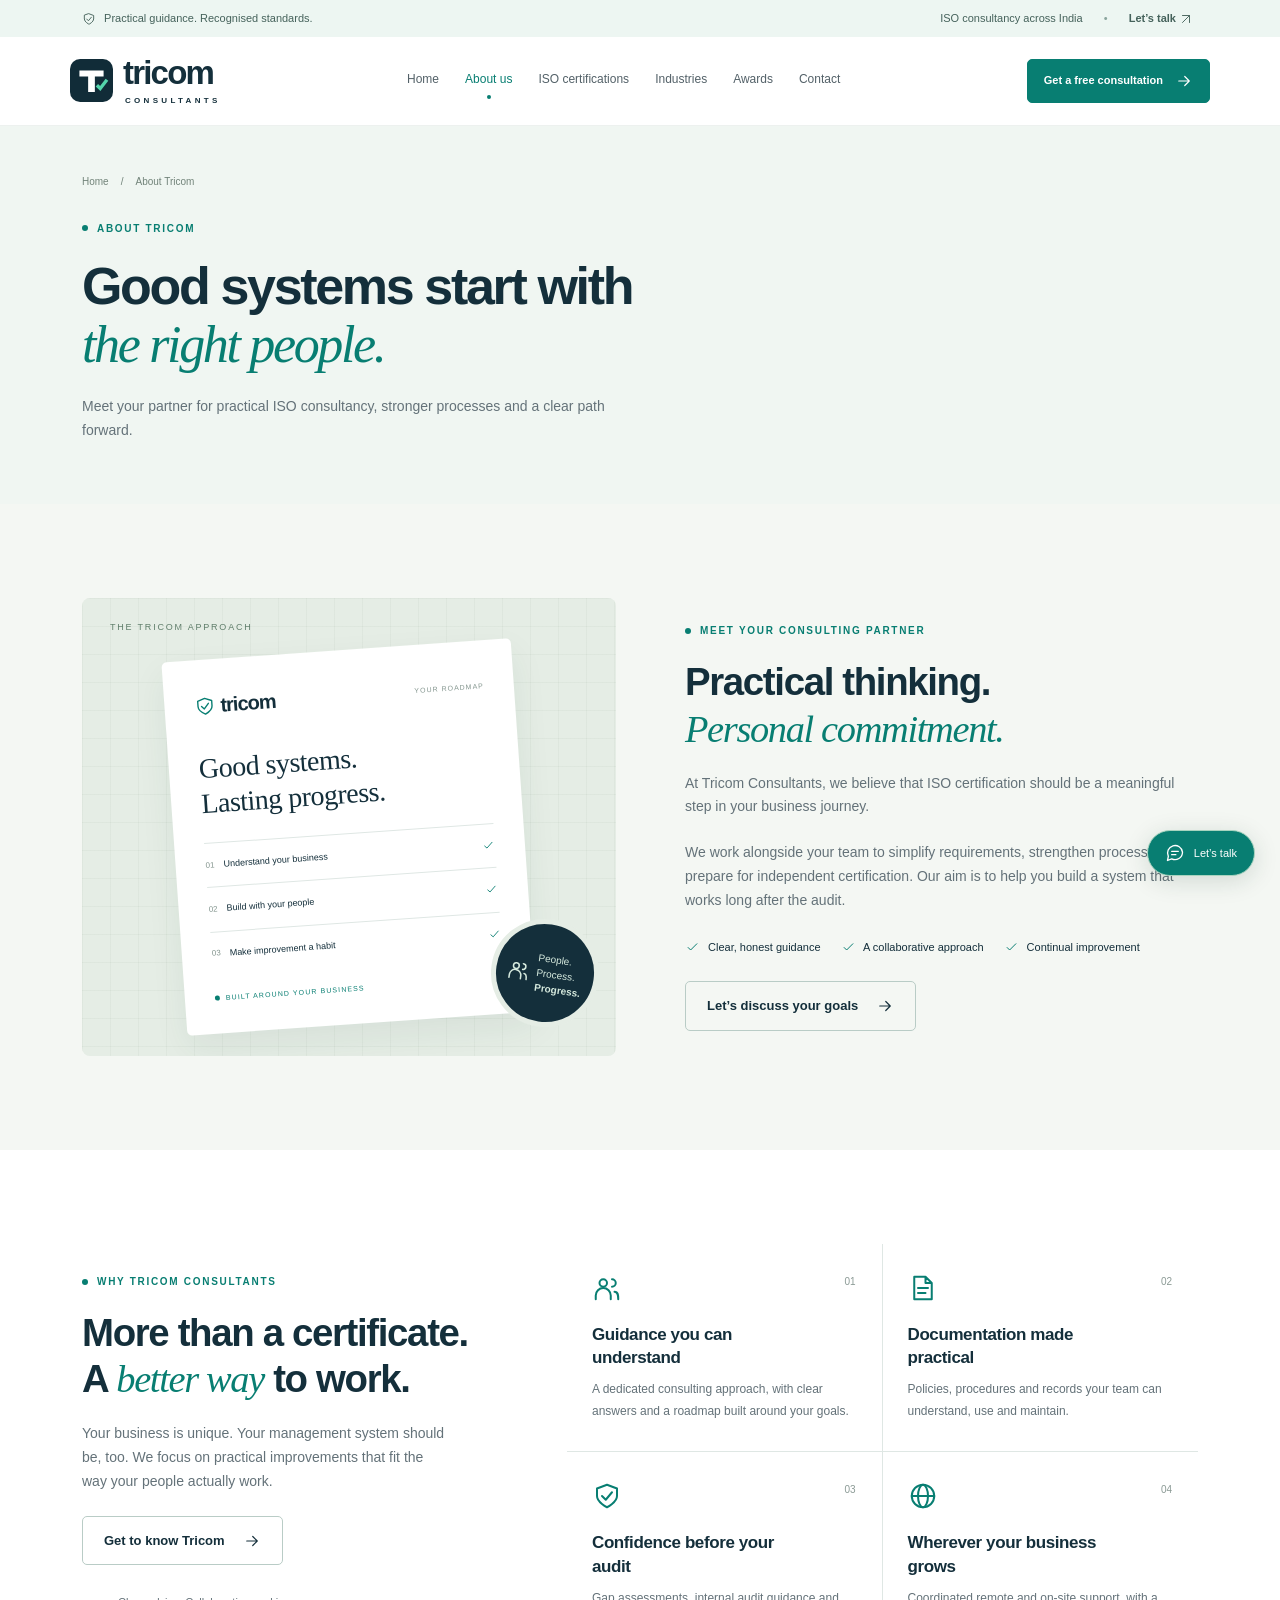
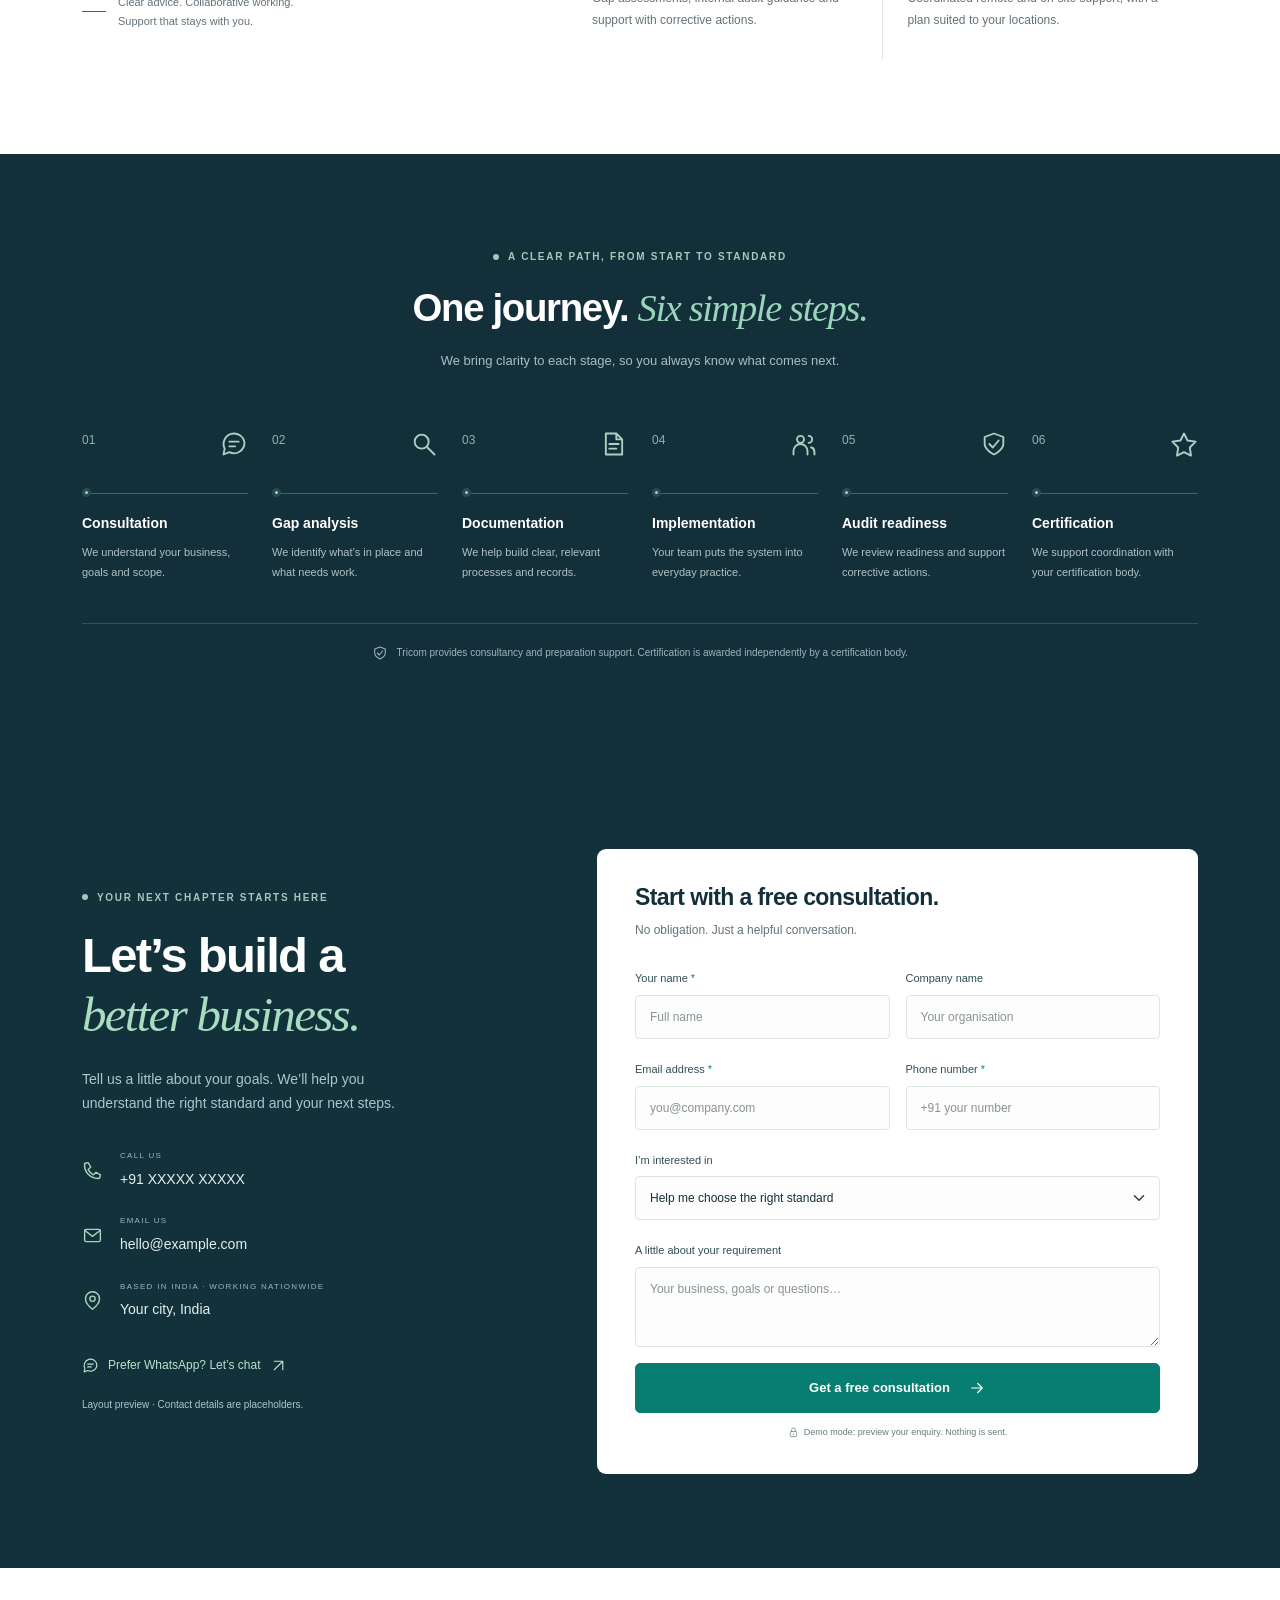
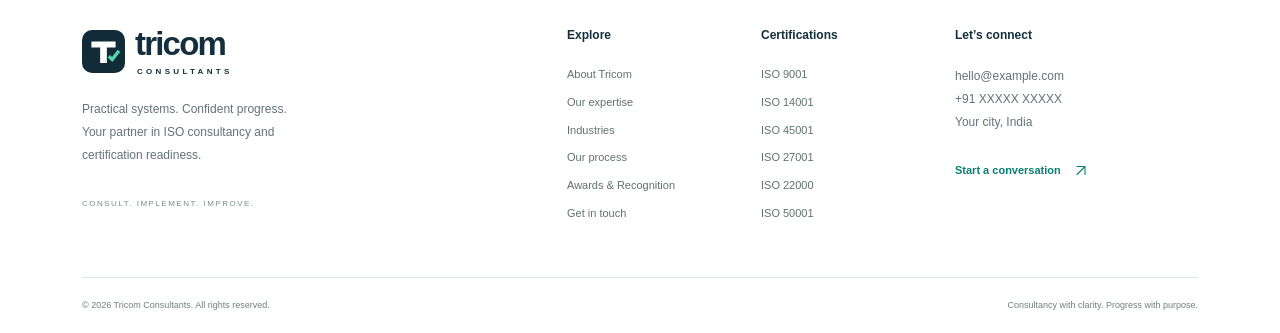
<file: about.html>
<!doctype html>
<html lang="en"><head><meta charset="utf-8"><meta name="viewport" content="width=device-width, initial-scale=1"><meta name="theme-color" content="#112c38"><title>About Us | Tricom Consultants</title><meta name="description" content="Tricom Consultants provides practical ISO consultancy, documentation, implementation and audit readiness support for businesses across India."><link rel="icon" href="assets/images/favicon.svg" type="image/svg+xml"><link rel="stylesheet" href="assets/vendor/bootstrap/bootstrap.min.css"><link rel="stylesheet" href="assets/css/main.css"><link rel="stylesheet" href="assets/css/details.css"></head><body data-standard=""><a class="skip-link" href="#main">Skip to content</a><div class="topbar"><div class="container d-flex justify-content-between gap-3"><span><svg class="icon" viewBox="0 0 24 24" fill="none" stroke="currentColor" stroke-width="1.6" stroke-linecap="round" stroke-linejoin="round" aria-hidden="true"><path d="m12 3 8 3v6c0 5-8 9-8 9s-8-4-8-9V6z"/><path d="m8 12 3 3 5-6"/></svg> Practical guidance. Recognised standards.</span><span class="topbar-right">ISO consultancy across India <span class="topbar-dot">•</span> <a href="contact.html">Let’s talk <svg class="icon" viewBox="0 0 24 24" fill="none" stroke="currentColor" stroke-width="1.6" stroke-linecap="round" stroke-linejoin="round" aria-hidden="true"><path d="M6 18 18 6M6 6h12v12"/></svg></a></span></div></div><header class="site-header"><nav class="navbar navbar-expand-lg container" aria-label="Main navigation"><a class="brand" href="index.html" aria-label="Tricom Consultants home"><img src="assets/images/favicon.svg" width="43" height="43" alt=""><span>tricom<span class="brand-sub">CONSULTANTS</span></span></a><button class="navbar-toggler" type="button" data-bs-toggle="collapse" data-bs-target="#mainNav" aria-controls="mainNav" aria-expanded="false" aria-label="Open navigation"><span class="navbar-toggler-icon"></span></button><div class="collapse navbar-collapse" id="mainNav"><ul class="navbar-nav mx-auto"><li class="nav-item"><a class="nav-link "  href="index.html">Home</a></li><li class="nav-item"><a class="nav-link active" aria-current="page" href="about.html">About us</a></li><li class="nav-item"><a class="nav-link "  href="services.html">ISO certifications</a></li><li class="nav-item"><a class="nav-link "  href="industries.html">Industries</a></li><li class="nav-item"><a class="nav-link "  href="awards.html">Awards</a></li><li class="nav-item"><a class="nav-link "  href="contact.html">Contact</a></li></ul><a class="btn btn-primary" href="contact.html">Get a free consultation<svg class="icon" viewBox="0 0 24 24" fill="none" stroke="currentColor" stroke-width="1.6" stroke-linecap="round" stroke-linejoin="round" aria-hidden="true"><path d="M5 12h14m-6-6 6 6-6 6"/></svg></a></div></nav></header><main id="main"><section class="page-banner"><div class="container"><div class="breadcrumb-line"><a href="index.html">Home</a><span>/</span>About Tricom</div><div class="eyebrow"><span></span>ABOUT TRICOM</div><h1>Good systems start with<br><em>the right people.</em></h1><p>Meet your partner for practical ISO consultancy, stronger processes and a clear path forward.</p></div></section><section class="section about-section" id="about"><div class="container"><div class="row g-5 align-items-center"><div class="col-lg-6"><div class="about-visual"><div class="about-grid-pattern"></div><span class="about-caption">THE TRICOM APPROACH</span><div class="system-sheet"><div class="d-flex align-items-center justify-content-between"><span class="sheet-brand"><svg class="icon" viewBox="0 0 24 24" fill="none" stroke="currentColor" stroke-width="1.6" stroke-linecap="round" stroke-linejoin="round" aria-hidden="true"><path d="m12 3 8 3v6c0 5-8 9-8 9s-8-4-8-9V6z"/><path d="m8 12 3 3 5-6"/></svg> tricom</span><span class="sheet-label">YOUR ROADMAP</span></div><h3>Good systems.<br>Lasting progress.</h3><div class="sheet-row"><span>01</span>Understand your business<svg class="icon" viewBox="0 0 24 24" fill="none" stroke="currentColor" stroke-width="1.6" stroke-linecap="round" stroke-linejoin="round" aria-hidden="true"><path d="m5 12 4 4L19 6"/></svg></div><div class="sheet-row"><span>02</span>Build with your people<svg class="icon" viewBox="0 0 24 24" fill="none" stroke="currentColor" stroke-width="1.6" stroke-linecap="round" stroke-linejoin="round" aria-hidden="true"><path d="m5 12 4 4L19 6"/></svg></div><div class="sheet-row"><span>03</span>Make improvement a habit<svg class="icon" viewBox="0 0 24 24" fill="none" stroke="currentColor" stroke-width="1.6" stroke-linecap="round" stroke-linejoin="round" aria-hidden="true"><path d="m5 12 4 4L19 6"/></svg></div><div class="sheet-bottom"><span></span> BUILT AROUND YOUR BUSINESS</div></div><div class="about-seal"><svg class="icon" viewBox="0 0 24 24" fill="none" stroke="currentColor" stroke-width="1.6" stroke-linecap="round" stroke-linejoin="round" aria-hidden="true"><circle cx="9" cy="8" r="3"/><path d="M3 21v-3a6 6 0 0 1 12 0v3M16 5a3 3 0 0 1 0 6m2 4c3 0 3 3 3 6"/></svg><span>People.<br>Process.<br><strong>Progress.</strong></span></div></div></div><div class="col-lg-6 about-copy"><div class="eyebrow"><span></span>MEET YOUR CONSULTING PARTNER</div><h2>Practical thinking.<br><em>Personal commitment.</em></h2><p>At Tricom Consultants, we believe that ISO certification should be a meaningful step in your business journey.</p><p>We work alongside your team to simplify requirements, strengthen processes and prepare for independent certification. Our aim is to help you build a system that works long after the audit.</p><div class="about-principles"><span><svg class="icon" viewBox="0 0 24 24" fill="none" stroke="currentColor" stroke-width="1.6" stroke-linecap="round" stroke-linejoin="round" aria-hidden="true"><path d="m5 12 4 4L19 6"/></svg> Clear, honest guidance</span><span><svg class="icon" viewBox="0 0 24 24" fill="none" stroke="currentColor" stroke-width="1.6" stroke-linecap="round" stroke-linejoin="round" aria-hidden="true"><path d="m5 12 4 4L19 6"/></svg> A collaborative approach</span><span><svg class="icon" viewBox="0 0 24 24" fill="none" stroke="currentColor" stroke-width="1.6" stroke-linecap="round" stroke-linejoin="round" aria-hidden="true"><path d="m5 12 4 4L19 6"/></svg> Continual improvement</span></div><a class="btn btn-outline-primary" href="contact.html">Let’s discuss your goals<svg class="icon" viewBox="0 0 24 24" fill="none" stroke="currentColor" stroke-width="1.6" stroke-linecap="round" stroke-linejoin="round" aria-hidden="true"><path d="M5 12h14m-6-6 6 6-6 6"/></svg></a></div></div></div></section><section class="section" id="why-tricom"><div class="container"><div class="row g-5 align-items-center"><div class="col-lg-5"><div class="eyebrow"><span></span>WHY TRICOM CONSULTANTS</div><h2>More than a certificate.<br>A <em>better way</em> to work.</h2><p class="section-description">Your business is unique. Your management system should be, too. We focus on practical improvements that fit the way your people actually work.</p><a class="btn btn-outline-primary" href="about.html">Get to know Tricom<svg class="icon" viewBox="0 0 24 24" fill="none" stroke="currentColor" stroke-width="1.6" stroke-linecap="round" stroke-linejoin="round" aria-hidden="true"><path d="M5 12h14m-6-6 6 6-6 6"/></svg></a><div class="personal-note"><span></span><p>Clear advice. Collaborative working.<br>Support that stays with you.</p></div></div><div class="col-lg-7"><div class="benefits-grid"><article class="benefit"><span class="benefit-number">01</span><svg class="icon" viewBox="0 0 24 24" fill="none" stroke="currentColor" stroke-width="1.6" stroke-linecap="round" stroke-linejoin="round" aria-hidden="true"><circle cx="9" cy="8" r="3"/><path d="M3 21v-3a6 6 0 0 1 12 0v3M16 5a3 3 0 0 1 0 6m2 4c3 0 3 3 3 6"/></svg><h3>Guidance you can understand</h3><p>A dedicated consulting approach, with clear answers and a roadmap built around your goals.</p></article><article class="benefit"><span class="benefit-number">02</span><svg class="icon" viewBox="0 0 24 24" fill="none" stroke="currentColor" stroke-width="1.6" stroke-linecap="round" stroke-linejoin="round" aria-hidden="true"><path d="M14 3H5v18h14V8zm0 0v5h5M8 12h8m-8 4h6"/></svg><h3>Documentation made practical</h3><p>Policies, procedures and records your team can understand, use and maintain.</p></article><article class="benefit"><span class="benefit-number">03</span><svg class="icon" viewBox="0 0 24 24" fill="none" stroke="currentColor" stroke-width="1.6" stroke-linecap="round" stroke-linejoin="round" aria-hidden="true"><path d="m12 3 8 3v6c0 5-8 9-8 9s-8-4-8-9V6z"/><path d="m8 12 3 3 5-6"/></svg><h3>Confidence before your audit</h3><p>Gap assessments, internal audit guidance and support with corrective actions.</p></article><article class="benefit"><span class="benefit-number">04</span><svg class="icon" viewBox="0 0 24 24" fill="none" stroke="currentColor" stroke-width="1.6" stroke-linecap="round" stroke-linejoin="round" aria-hidden="true"><circle cx="12" cy="12" r="9"/><ellipse cx="12" cy="12" rx="4" ry="9"/><path d="M3 12h18"/></svg><h3>Wherever your business grows</h3><p>Coordinated remote and on-site support, with a plan suited to your locations.</p></article></div></div></div></div></section><section class="section process-section" id="process"><div class="container"><div class="section-heading text-center"><div class="eyebrow"><span></span>A CLEAR PATH, FROM START TO STANDARD</div><h2>One journey. <em>Six simple steps.</em></h2><p>We bring clarity to each stage, so you always know what comes next.</p></div><div class="process-grid"><article class="process-step"><div class="step-marker"><span>01</span><svg class="icon" viewBox="0 0 24 24" fill="none" stroke="currentColor" stroke-width="1.6" stroke-linecap="round" stroke-linejoin="round" aria-hidden="true"><path d="M21 11a9 9 0 0 1-13 8l-5 2 1-5A9 9 0 1 1 21 11Z"/><path d="M8 10h8m-8 4h5"/></svg></div><h3>Consultation</h3><p>We understand your business, goals and scope.</p></article><article class="process-step"><div class="step-marker"><span>02</span><svg class="icon" viewBox="0 0 24 24" fill="none" stroke="currentColor" stroke-width="1.6" stroke-linecap="round" stroke-linejoin="round" aria-hidden="true"><circle cx="10" cy="10" r="6"/><path d="m15 15 6 6"/></svg></div><h3>Gap analysis</h3><p>We identify what’s in place and what needs work.</p></article><article class="process-step"><div class="step-marker"><span>03</span><svg class="icon" viewBox="0 0 24 24" fill="none" stroke="currentColor" stroke-width="1.6" stroke-linecap="round" stroke-linejoin="round" aria-hidden="true"><path d="M14 3H5v18h14V8zm0 0v5h5M8 12h8m-8 4h6"/></svg></div><h3>Documentation</h3><p>We help build clear, relevant processes and records.</p></article><article class="process-step"><div class="step-marker"><span>04</span><svg class="icon" viewBox="0 0 24 24" fill="none" stroke="currentColor" stroke-width="1.6" stroke-linecap="round" stroke-linejoin="round" aria-hidden="true"><circle cx="9" cy="8" r="3"/><path d="M3 21v-3a6 6 0 0 1 12 0v3M16 5a3 3 0 0 1 0 6m2 4c3 0 3 3 3 6"/></svg></div><h3>Implementation</h3><p>Your team puts the system into everyday practice.</p></article><article class="process-step"><div class="step-marker"><span>05</span><svg class="icon" viewBox="0 0 24 24" fill="none" stroke="currentColor" stroke-width="1.6" stroke-linecap="round" stroke-linejoin="round" aria-hidden="true"><path d="m12 3 8 3v6c0 5-8 9-8 9s-8-4-8-9V6z"/><path d="m8 12 3 3 5-6"/></svg></div><h3>Audit readiness</h3><p>We review readiness and support corrective actions.</p></article><article class="process-step"><div class="step-marker"><span>06</span><svg class="icon" viewBox="0 0 24 24" fill="none" stroke="currentColor" stroke-width="1.6" stroke-linecap="round" stroke-linejoin="round" aria-hidden="true"><path d="m12 3 3 6 7 1-5 5 1 7-6-3-6 3 1-7-5-5 7-1z"/></svg></div><h3>Certification</h3><p>We support coordination with your certification body.</p></article></div><div class="process-footnote"><svg class="icon" viewBox="0 0 24 24" fill="none" stroke="currentColor" stroke-width="1.6" stroke-linecap="round" stroke-linejoin="round" aria-hidden="true"><path d="m12 3 8 3v6c0 5-8 9-8 9s-8-4-8-9V6z"/><path d="m8 12 3 3 5-6"/></svg> Tricom provides consultancy and preparation support. Certification is awarded independently by a certification body.</div></div></section><section class="section contact-section" id="contact"><div class="container"><div class="row g-5 align-items-center"><div class="col-lg-5 contact-copy"><div class="eyebrow"><span></span>YOUR NEXT CHAPTER STARTS HERE</div><h2>Let’s build a<br><em>better business.</em></h2><p>Tell us a little about your goals. We’ll help you understand the right standard and your next steps.</p><div class="contact-details"><div><svg class="icon" viewBox="0 0 24 24" fill="none" stroke="currentColor" stroke-width="1.6" stroke-linecap="round" stroke-linejoin="round" aria-hidden="true"><path d="m7 3 3 5-3 3a15 15 0 0 0 6 6l3-3 5 3-1 4C10 22 2 14 3 4z"/></svg><span><small>CALL US</small><strong>+91 XXXXX XXXXX</strong></span></div><div><svg class="icon" viewBox="0 0 24 24" fill="none" stroke="currentColor" stroke-width="1.6" stroke-linecap="round" stroke-linejoin="round" aria-hidden="true"><rect x="3" y="5" width="18" height="14" rx="2"/><path d="m3 6 9 7 9-7"/></svg><span><small>EMAIL US</small><strong>hello@example.com</strong></span></div><div><svg class="icon" viewBox="0 0 24 24" fill="none" stroke="currentColor" stroke-width="1.6" stroke-linecap="round" stroke-linejoin="round" aria-hidden="true"><path d="M20 10c0 6-8 12-8 12S4 16 4 10a8 8 0 1 1 16 0Z"/><circle cx="12" cy="10" r="3"/></svg><span><small>BASED IN INDIA · WORKING NATIONWIDE</small><strong>Your city, India</strong></span></div></div><button class="whatsapp-link" type="button" data-whatsapp><svg class="icon" viewBox="0 0 24 24" fill="none" stroke="currentColor" stroke-width="1.6" stroke-linecap="round" stroke-linejoin="round" aria-hidden="true"><path d="M21 11a9 9 0 0 1-13 8l-5 2 1-5A9 9 0 1 1 21 11Z"/><path d="M8 10h8m-8 4h5"/></svg> Prefer WhatsApp? Let’s chat <svg class="icon" viewBox="0 0 24 24" fill="none" stroke="currentColor" stroke-width="1.6" stroke-linecap="round" stroke-linejoin="round" aria-hidden="true"><path d="M6 18 18 6M6 6h12v12"/></svg></button><p class="demo-contact-note">Layout preview · Contact details are placeholders.</p></div><div class="col-lg-7"><div class="enquiry-card"><h3>Start with a free consultation.</h3><p>No obligation. Just a helpful conversation.</p><form id="enquiry-form"><div class="row g-3"><div class="col-sm-6"><label for="full-name" class="form-label">Your name <span>*</span></label><input class="form-control" id="full-name" name="name" autocomplete="name" placeholder="Full name" maxlength="100" required></div><div class="col-sm-6"><label for="company" class="form-label">Company name</label><input class="form-control" id="company" name="company" autocomplete="organization" placeholder="Your organisation" maxlength="150"></div><div class="col-sm-6"><label for="email" class="form-label">Email address <span>*</span></label><input type="email" class="form-control" id="email" name="email" autocomplete="email" placeholder="you@company.com" maxlength="254" required></div><div class="col-sm-6"><label for="phone" class="form-label">Phone number <span>*</span></label><input type="tel" class="form-control" id="phone" name="phone" autocomplete="tel" placeholder="+91 your number" pattern="[+0-9 .]{7,20}" title="Use 7 to 20 characters: digits, spaces, + or dots." maxlength="20" required></div><div class="col-12"><label for="standard" class="form-label">I’m interested in</label><select id="standard" name="standard" class="form-select"><option value="">Help me choose the right standard</option><option value="ISO 9001">ISO 9001 — Quality management</option><option value="ISO 14001">ISO 14001 — Environmental management</option><option value="ISO 45001">ISO 45001 — Occupational health & safety</option><option value="ISO 27001">ISO 27001 — Information security</option><option value="ISO 22000">ISO 22000 — Food safety management</option><option value="ISO 50001">ISO 50001 — Energy management</option><option value="Multiple standards">Multiple standards / other support</option></select></div><div class="col-12"><label for="message" class="form-label">A little about your requirement</label><textarea class="form-control" id="message" name="message" rows="3" maxlength="2000" placeholder="Your business, goals or questions…"></textarea></div><div class="col-12"><button type="submit" class="btn btn-primary w-100">Get a free consultation <svg class="icon" viewBox="0 0 24 24" fill="none" stroke="currentColor" stroke-width="1.6" stroke-linecap="round" stroke-linejoin="round" aria-hidden="true"><path d="M5 12h14m-6-6 6 6-6 6"/></svg></button><p class="form-note"><svg class="icon" viewBox="0 0 24 24" fill="none" stroke="currentColor" stroke-width="1.6" stroke-linecap="round" stroke-linejoin="round" aria-hidden="true"><rect x="5" y="10" width="14" height="11" rx="2"/><path d="M8 10V6a4 4 0 0 1 8 0v4m-4 5v2"/></svg>Demo mode: preview your enquiry. Nothing is sent.</p></div></div></form></div></div></div></div></section></main><footer class="site-footer"><div class="container"><div class="row g-5 footer-main"><div class="col-lg-5"><a class="brand" href="index.html" aria-label="Tricom Consultants home"><img src="assets/images/favicon.svg" width="43" height="43" alt=""><span>tricom<span class="brand-sub">CONSULTANTS</span></span></a><p>Practical systems. Confident progress.<br>Your partner in ISO consultancy and<br>certification readiness.</p><span class="footer-signoff">CONSULT. IMPLEMENT. IMPROVE.</span></div><div class="col-6 col-lg-2"><h2>Explore</h2><a href="about.html">About Tricom</a><a href="services.html">Our expertise</a><a href="industries.html">Industries</a><a href="index.html#process">Our process</a><a href="awards.html">Awards &amp; Recognition</a><a href="contact.html">Get in touch</a></div><div class="col-6 col-lg-2"><h2>Certifications</h2><a href="iso-9001.html">ISO 9001</a><a href="iso-14001.html">ISO 14001</a><a href="iso-45001.html">ISO 45001</a><a href="iso-27001.html">ISO 27001</a><a href="iso-22000.html">ISO 22000</a><a href="iso-50001.html">ISO 50001</a></div><div class="col-lg-3"><h2>Let’s connect</h2><p>hello@example.com<br>+91 XXXXX XXXXX<br>Your city, India</p><a class="footer-cta" href="contact.html">Start a conversation <svg class="icon" viewBox="0 0 24 24" fill="none" stroke="currentColor" stroke-width="1.6" stroke-linecap="round" stroke-linejoin="round" aria-hidden="true"><path d="M6 18 18 6M6 6h12v12"/></svg></a></div></div><div class="footer-bottom"><span>&copy; <span id="year">2026</span> Tricom Consultants. All rights reserved.</span><span>Consultancy with clarity. Progress with purpose.</span></div></div></footer><button class="floating-contact" type="button" data-whatsapp aria-label="Chat about ISO consultancy"><svg class="icon" viewBox="0 0 24 24" fill="none" stroke="currentColor" stroke-width="1.6" stroke-linecap="round" stroke-linejoin="round" aria-hidden="true"><path d="M21 11a9 9 0 0 1-13 8l-5 2 1-5A9 9 0 1 1 21 11Z"/><path d="M8 10h8m-8 4h5"/></svg><span>Let’s talk</span></button><button class="back-top" type="button" aria-label="Back to top" hidden>↑</button><div class="modal fade" id="standardModal" tabindex="-1" aria-labelledby="standard-title" aria-hidden="true"><div class="modal-dialog modal-dialog-centered"><div class="modal-content"><div class="modal-header"><span class="eyebrow mb-0">ISO CONSULTANCY</span><button type="button" class="btn-close" data-bs-dismiss="modal" aria-label="Close"></button></div><div class="modal-body"><h2 id="standard-title"></h2><h3 id="standard-name"></h3><p id="standard-description"></p><div class="modal-scope"><h4>How we can help</h4><p id="standard-scope"></p></div><p class="small">Certification is awarded by an independent certification body following its assessment.</p></div><div class="modal-footer"><a id="standard-details" class="btn btn-outline-primary" href="services.html">More details</a><a id="standard-enquire" class="btn btn-primary" href="contact.html">Discuss this standard <svg class="icon" viewBox="0 0 24 24" fill="none" stroke="currentColor" stroke-width="1.6" stroke-linecap="round" stroke-linejoin="round" aria-hidden="true"><path d="M5 12h14m-6-6 6 6-6 6"/></svg></a></div></div></div></div><div class="modal fade" id="enquiryModal" tabindex="-1" aria-labelledby="enquiry-title" aria-hidden="true"><div class="modal-dialog modal-dialog-centered"><div class="modal-content"><div class="modal-header"><h2 class="modal-title fs-4" id="enquiry-title">Your enquiry preview</h2><button type="button" class="btn-close" data-bs-dismiss="modal" aria-label="Close"></button></div><div class="modal-body"><p id="enquiry-status" role="status"></p><pre id="enquiry-preview"></pre></div><div class="modal-footer"><button class="btn btn-outline-primary" id="download-enquiry" type="button">Download enquiry <svg class="icon" viewBox="0 0 24 24" fill="none" stroke="currentColor" stroke-width="1.6" stroke-linecap="round" stroke-linejoin="round" aria-hidden="true"><path d="M14 3H5v18h14V8zm0 0v5h5M8 12h8m-8 4h6"/></svg></button><a class="btn btn-primary" id="send-enquiry" hidden>Open email app <svg class="icon" viewBox="0 0 24 24" fill="none" stroke="currentColor" stroke-width="1.6" stroke-linecap="round" stroke-linejoin="round" aria-hidden="true"><path d="M5 12h14m-6-6 6 6-6 6"/></svg></a></div></div></div></div><div class="modal fade" id="whatsappModal" tabindex="-1" aria-labelledby="whatsapp-title" aria-hidden="true"><div class="modal-dialog modal-dialog-centered"><div class="modal-content"><div class="modal-header"><h2 class="modal-title fs-4" id="whatsapp-title">Let’s connect</h2><button type="button" class="btn-close" data-bs-dismiss="modal" aria-label="Close"></button></div><div class="modal-body"><p>WhatsApp will be available once the official business number is added. You can explore the enquiry form in the meantime.</p><a class="btn btn-primary" href="contact.html">Prepare an enquiry<svg class="icon" viewBox="0 0 24 24" fill="none" stroke="currentColor" stroke-width="1.6" stroke-linecap="round" stroke-linejoin="round" aria-hidden="true"><path d="M5 12h14m-6-6 6 6-6 6"/></svg></a></div></div></div></div><script src="assets/vendor/bootstrap/bootstrap.bundle.min.js" defer></script><script src="assets/js/site-config.js" defer></script><script src="assets/js/main.js" defer></script></body></html>
</file>
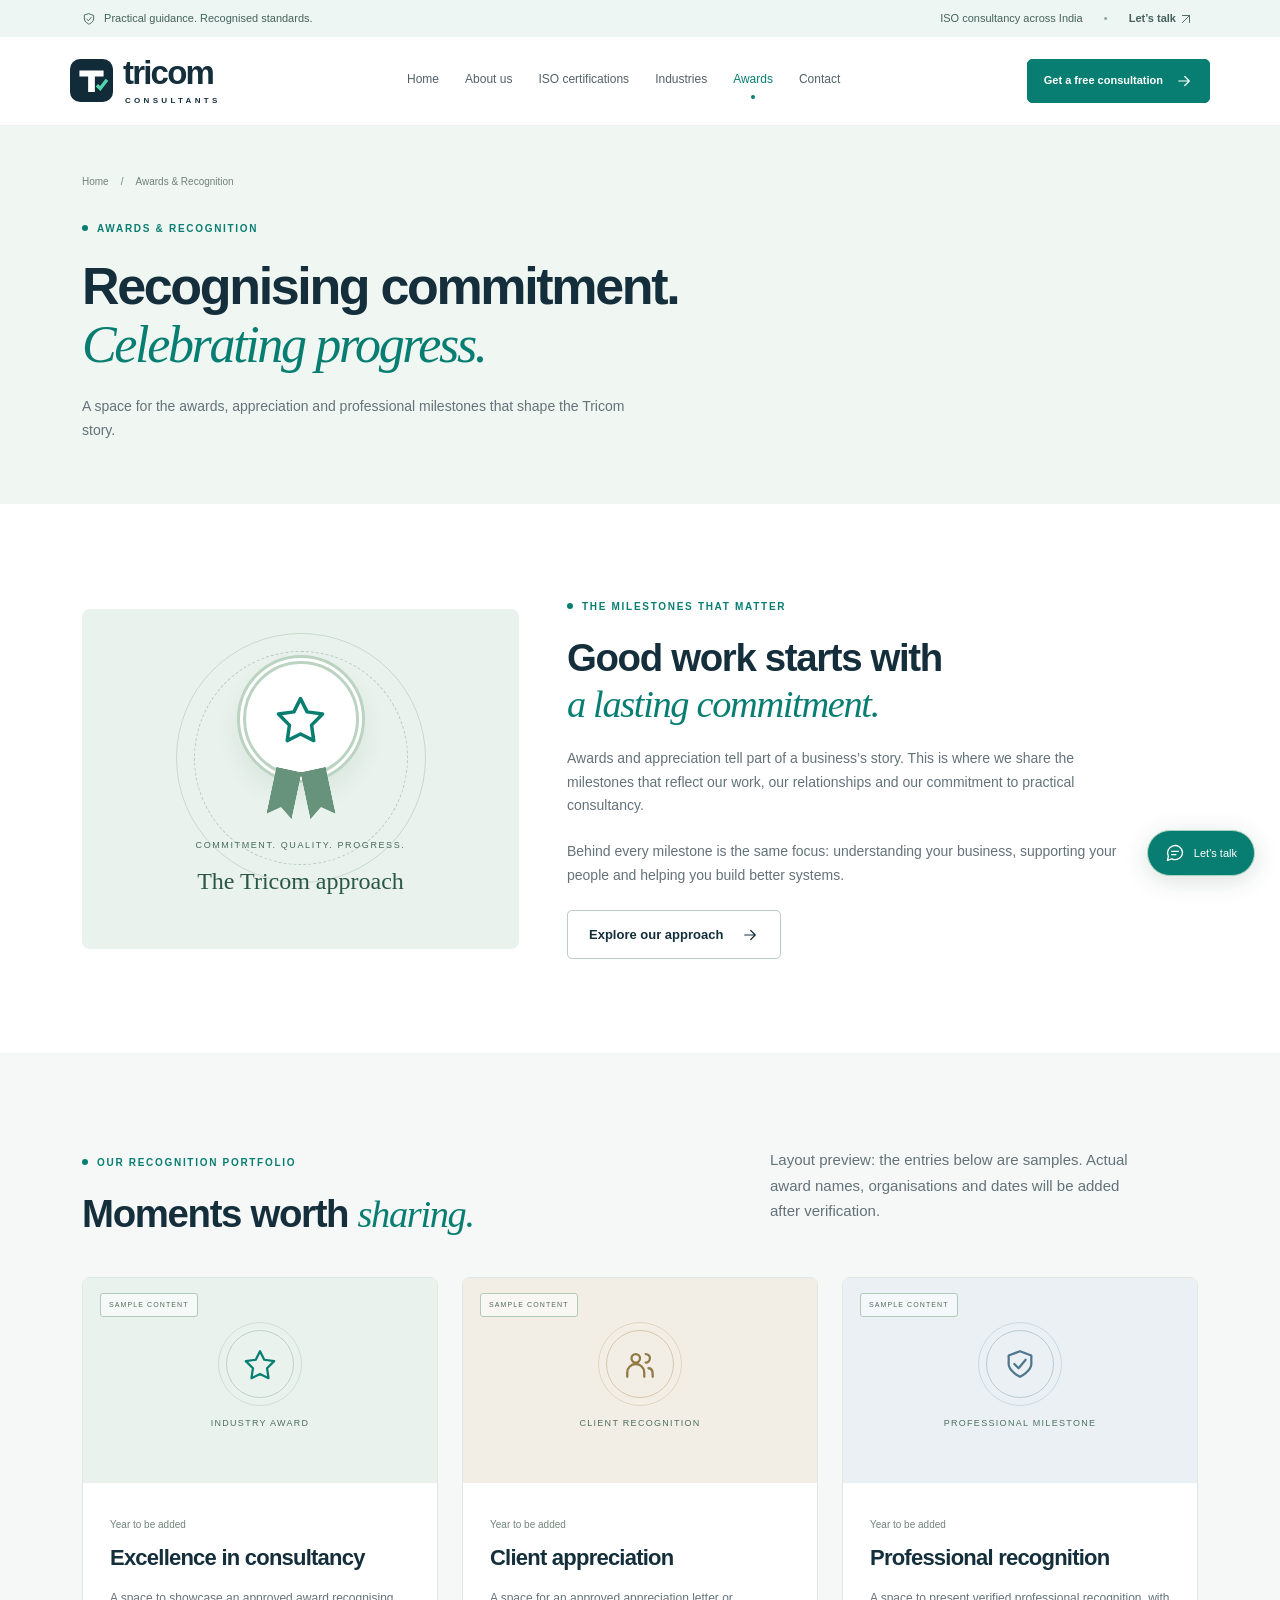
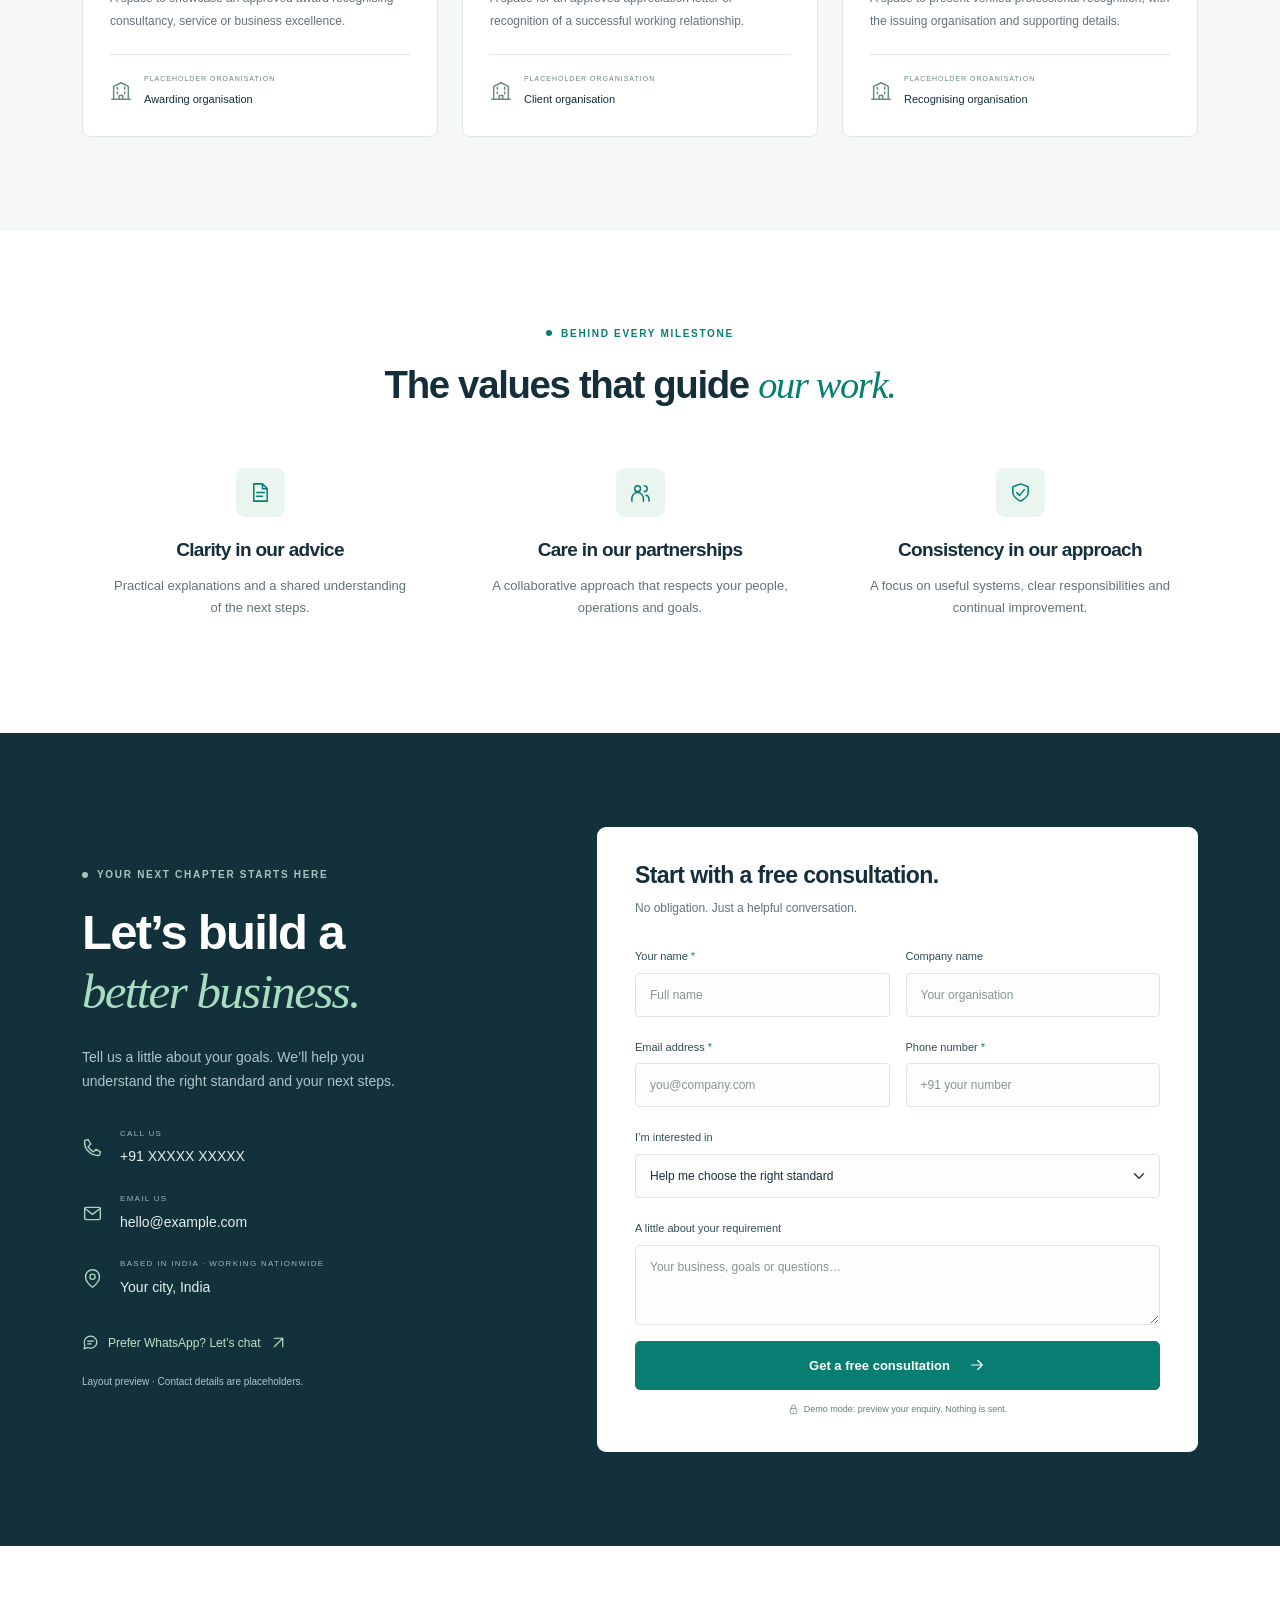
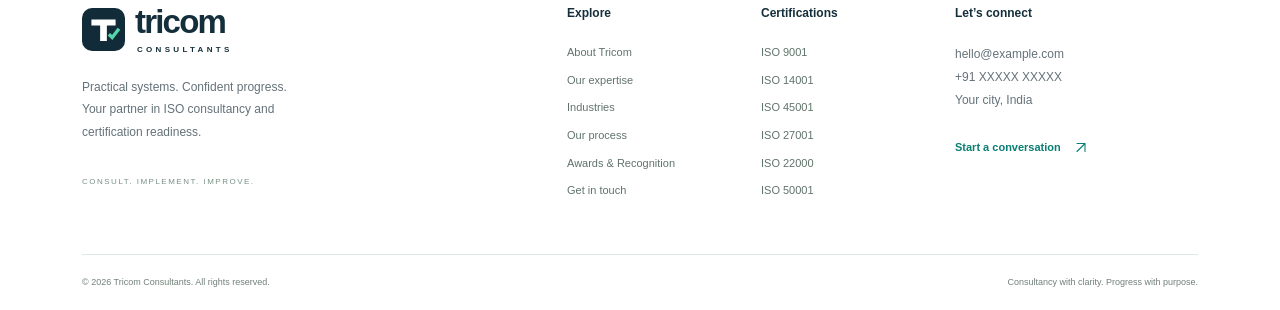
<file: awards.html>
<!doctype html>
<html lang="en"><head><meta charset="utf-8"><meta name="viewport" content="width=device-width, initial-scale=1"><meta name="theme-color" content="#112c38"><title>Awards &amp; Recognition | Tricom Consultants</title><meta name="description" content="Explore awards, client appreciation and professional recognition at Tricom Consultants."><link rel="icon" href="assets/images/favicon.svg" type="image/svg+xml"><link rel="stylesheet" href="assets/vendor/bootstrap/bootstrap.min.css"><link rel="stylesheet" href="assets/css/main.css"><link rel="stylesheet" href="assets/css/details.css"></head><body data-standard=""><a class="skip-link" href="#main">Skip to content</a><div class="topbar"><div class="container d-flex justify-content-between gap-3"><span><svg class="icon" viewBox="0 0 24 24" fill="none" stroke="currentColor" stroke-width="1.6" stroke-linecap="round" stroke-linejoin="round" aria-hidden="true"><path d="m12 3 8 3v6c0 5-8 9-8 9s-8-4-8-9V6z"/><path d="m8 12 3 3 5-6"/></svg> Practical guidance. Recognised standards.</span><span class="topbar-right">ISO consultancy across India <span class="topbar-dot">•</span> <a href="contact.html">Let’s talk <svg class="icon" viewBox="0 0 24 24" fill="none" stroke="currentColor" stroke-width="1.6" stroke-linecap="round" stroke-linejoin="round" aria-hidden="true"><path d="M6 18 18 6M6 6h12v12"/></svg></a></span></div></div><header class="site-header"><nav class="navbar navbar-expand-lg container" aria-label="Main navigation"><a class="brand" href="index.html" aria-label="Tricom Consultants home"><img src="assets/images/favicon.svg" width="43" height="43" alt=""><span>tricom<span class="brand-sub">CONSULTANTS</span></span></a><button class="navbar-toggler" type="button" data-bs-toggle="collapse" data-bs-target="#mainNav" aria-controls="mainNav" aria-expanded="false" aria-label="Open navigation"><span class="navbar-toggler-icon"></span></button><div class="collapse navbar-collapse" id="mainNav"><ul class="navbar-nav mx-auto"><li class="nav-item"><a class="nav-link "  href="index.html">Home</a></li><li class="nav-item"><a class="nav-link "  href="about.html">About us</a></li><li class="nav-item"><a class="nav-link "  href="services.html">ISO certifications</a></li><li class="nav-item"><a class="nav-link "  href="industries.html">Industries</a></li><li class="nav-item"><a class="nav-link active" aria-current="page" href="awards.html">Awards</a></li><li class="nav-item"><a class="nav-link "  href="contact.html">Contact</a></li></ul><a class="btn btn-primary" href="contact.html">Get a free consultation<svg class="icon" viewBox="0 0 24 24" fill="none" stroke="currentColor" stroke-width="1.6" stroke-linecap="round" stroke-linejoin="round" aria-hidden="true"><path d="M5 12h14m-6-6 6 6-6 6"/></svg></a></div></nav></header><main id="main"><section class="page-banner"><div class="container"><div class="breadcrumb-line"><a href="index.html">Home</a><span>/</span>Awards & Recognition</div><div class="eyebrow"><span></span>AWARDS & RECOGNITION</div><h1>Recognising commitment.<br><em>Celebrating progress.</em></h1><p>A space for the awards, appreciation and professional milestones that shape the Tricom story.</p></div></section>
    <section class="section awards-intro">
      <div class="container">
        <div class="row g-5 align-items-center">
          <div class="col-lg-5">
            <div class="recognition-art" aria-hidden="true">
              <div class="recognition-ring"></div>
              <div class="recognition-medal"><svg class="icon" viewBox="0 0 24 24" fill="none" stroke="currentColor" stroke-width="1.6" stroke-linecap="round" stroke-linejoin="round" aria-hidden="true"><path d="m12 3 3 6 7 1-5 5 1 7-6-3-6 3 1-7-5-5 7-1z"/></svg></div>
              <span class="recognition-art-label">COMMITMENT. QUALITY. PROGRESS.</span>
              <span class="recognition-art-caption">The Tricom approach</span>
            </div>
          </div>
          <div class="col-lg-7">
            <div class="eyebrow"><span></span>THE MILESTONES THAT MATTER</div>
            <h2>Good work starts with<br><em>a lasting commitment.</em></h2>
            <p>Awards and appreciation tell part of a business’s story. This is where we share the milestones that reflect our work, our relationships and our commitment to practical consultancy.</p>
            <p>Behind every milestone is the same focus: understanding your business, supporting your people and helping you build better systems.</p>
            <a class="btn btn-outline-primary" href="about.html">Explore our approach<svg class="icon" viewBox="0 0 24 24" fill="none" stroke="currentColor" stroke-width="1.6" stroke-linecap="round" stroke-linejoin="round" aria-hidden="true"><path d="M5 12h14m-6-6 6 6-6 6"/></svg></a>
          </div>
        </div>
      </div>
    </section>
    <section class="section section-soft" id="recognitions">
      <div class="container">
        <div class="section-heading row g-4 align-items-end">
          <div class="col-lg-7"><div class="eyebrow"><span></span>OUR RECOGNITION PORTFOLIO</div><h2>Moments worth <em>sharing.</em></h2></div>
          <div class="col-lg-5 heading-aside"><p>Layout preview: the entries below are samples. Actual award names, organisations and dates will be added after verification.</p></div>
        </div>
        <div class="row g-4">
          
            <div class="col-md-6 col-xl-4">
              <article class="award-card">
                <div class="award-art award-tone-0">
                  <span class="demo-tag">SAMPLE CONTENT</span>
                  <div class="award-icon"><svg class="icon" viewBox="0 0 24 24" fill="none" stroke="currentColor" stroke-width="1.6" stroke-linecap="round" stroke-linejoin="round" aria-hidden="true"><path d="m12 3 3 6 7 1-5 5 1 7-6-3-6 3 1-7-5-5 7-1z"/></svg></div>
                  <span class="award-category">Industry award</span>
                </div>
                <div class="award-content">
                  <span class="award-year">Year to be added</span>
                  <h3>Excellence in consultancy</h3>
                  <p>A space to showcase an approved award recognising consultancy, service or business excellence.</p>
                  <div class="award-issuer"><svg class="icon" viewBox="0 0 24 24" fill="none" stroke="currentColor" stroke-width="1.6" stroke-linecap="round" stroke-linejoin="round" aria-hidden="true"><path d="M4 21V7l8-4 8 4v14M2 21h20M8 8v2m8-2v2M8 13v2m8-2v2m-6 6v-4h4v4"/></svg><span><small>PLACEHOLDER ORGANISATION</small>Awarding organisation</span></div>
                </div>
              </article>
            </div>
            <div class="col-md-6 col-xl-4">
              <article class="award-card">
                <div class="award-art award-tone-1">
                  <span class="demo-tag">SAMPLE CONTENT</span>
                  <div class="award-icon"><svg class="icon" viewBox="0 0 24 24" fill="none" stroke="currentColor" stroke-width="1.6" stroke-linecap="round" stroke-linejoin="round" aria-hidden="true"><circle cx="9" cy="8" r="3"/><path d="M3 21v-3a6 6 0 0 1 12 0v3M16 5a3 3 0 0 1 0 6m2 4c3 0 3 3 3 6"/></svg></div>
                  <span class="award-category">Client recognition</span>
                </div>
                <div class="award-content">
                  <span class="award-year">Year to be added</span>
                  <h3>Client appreciation</h3>
                  <p>A space for an approved appreciation letter or recognition of a successful working relationship.</p>
                  <div class="award-issuer"><svg class="icon" viewBox="0 0 24 24" fill="none" stroke="currentColor" stroke-width="1.6" stroke-linecap="round" stroke-linejoin="round" aria-hidden="true"><path d="M4 21V7l8-4 8 4v14M2 21h20M8 8v2m8-2v2M8 13v2m8-2v2m-6 6v-4h4v4"/></svg><span><small>PLACEHOLDER ORGANISATION</small>Client organisation</span></div>
                </div>
              </article>
            </div>
            <div class="col-md-6 col-xl-4">
              <article class="award-card">
                <div class="award-art award-tone-2">
                  <span class="demo-tag">SAMPLE CONTENT</span>
                  <div class="award-icon"><svg class="icon" viewBox="0 0 24 24" fill="none" stroke="currentColor" stroke-width="1.6" stroke-linecap="round" stroke-linejoin="round" aria-hidden="true"><path d="m12 3 8 3v6c0 5-8 9-8 9s-8-4-8-9V6z"/><path d="m8 12 3 3 5-6"/></svg></div>
                  <span class="award-category">Professional milestone</span>
                </div>
                <div class="award-content">
                  <span class="award-year">Year to be added</span>
                  <h3>Professional recognition</h3>
                  <p>A space to present verified professional recognition, with the issuing organisation and supporting details.</p>
                  <div class="award-issuer"><svg class="icon" viewBox="0 0 24 24" fill="none" stroke="currentColor" stroke-width="1.6" stroke-linecap="round" stroke-linejoin="round" aria-hidden="true"><path d="M4 21V7l8-4 8 4v14M2 21h20M8 8v2m8-2v2M8 13v2m8-2v2m-6 6v-4h4v4"/></svg><span><small>PLACEHOLDER ORGANISATION</small>Recognising organisation</span></div>
                </div>
              </article>
            </div>
        </div>
      </div>
    </section>
    <section class="section">
      <div class="container">
        <div class="section-heading text-center"><div class="eyebrow"><span></span>BEHIND EVERY MILESTONE</div><h2>The values that guide <em>our work.</em></h2></div>
        <div class="row g-4">
          
            <div class="col-md-4"><article class="recognition-value"><span class="icon-box"><svg class="icon" viewBox="0 0 24 24" fill="none" stroke="currentColor" stroke-width="1.6" stroke-linecap="round" stroke-linejoin="round" aria-hidden="true"><path d="M14 3H5v18h14V8zm0 0v5h5M8 12h8m-8 4h6"/></svg></span><h3>Clarity in our advice</h3><p>Practical explanations and a shared understanding of the next steps.</p></article></div>
            <div class="col-md-4"><article class="recognition-value"><span class="icon-box"><svg class="icon" viewBox="0 0 24 24" fill="none" stroke="currentColor" stroke-width="1.6" stroke-linecap="round" stroke-linejoin="round" aria-hidden="true"><circle cx="9" cy="8" r="3"/><path d="M3 21v-3a6 6 0 0 1 12 0v3M16 5a3 3 0 0 1 0 6m2 4c3 0 3 3 3 6"/></svg></span><h3>Care in our partnerships</h3><p>A collaborative approach that respects your people, operations and goals.</p></article></div>
            <div class="col-md-4"><article class="recognition-value"><span class="icon-box"><svg class="icon" viewBox="0 0 24 24" fill="none" stroke="currentColor" stroke-width="1.6" stroke-linecap="round" stroke-linejoin="round" aria-hidden="true"><path d="m12 3 8 3v6c0 5-8 9-8 9s-8-4-8-9V6z"/><path d="m8 12 3 3 5-6"/></svg></span><h3>Consistency in our approach</h3><p>A focus on useful systems, clear responsibilities and continual improvement.</p></article></div>
        </div>
      </div>
    </section><section class="section contact-section" id="contact"><div class="container"><div class="row g-5 align-items-center"><div class="col-lg-5 contact-copy"><div class="eyebrow"><span></span>YOUR NEXT CHAPTER STARTS HERE</div><h2>Let’s build a<br><em>better business.</em></h2><p>Tell us a little about your goals. We’ll help you understand the right standard and your next steps.</p><div class="contact-details"><div><svg class="icon" viewBox="0 0 24 24" fill="none" stroke="currentColor" stroke-width="1.6" stroke-linecap="round" stroke-linejoin="round" aria-hidden="true"><path d="m7 3 3 5-3 3a15 15 0 0 0 6 6l3-3 5 3-1 4C10 22 2 14 3 4z"/></svg><span><small>CALL US</small><strong>+91 XXXXX XXXXX</strong></span></div><div><svg class="icon" viewBox="0 0 24 24" fill="none" stroke="currentColor" stroke-width="1.6" stroke-linecap="round" stroke-linejoin="round" aria-hidden="true"><rect x="3" y="5" width="18" height="14" rx="2"/><path d="m3 6 9 7 9-7"/></svg><span><small>EMAIL US</small><strong>hello@example.com</strong></span></div><div><svg class="icon" viewBox="0 0 24 24" fill="none" stroke="currentColor" stroke-width="1.6" stroke-linecap="round" stroke-linejoin="round" aria-hidden="true"><path d="M20 10c0 6-8 12-8 12S4 16 4 10a8 8 0 1 1 16 0Z"/><circle cx="12" cy="10" r="3"/></svg><span><small>BASED IN INDIA · WORKING NATIONWIDE</small><strong>Your city, India</strong></span></div></div><button class="whatsapp-link" type="button" data-whatsapp><svg class="icon" viewBox="0 0 24 24" fill="none" stroke="currentColor" stroke-width="1.6" stroke-linecap="round" stroke-linejoin="round" aria-hidden="true"><path d="M21 11a9 9 0 0 1-13 8l-5 2 1-5A9 9 0 1 1 21 11Z"/><path d="M8 10h8m-8 4h5"/></svg> Prefer WhatsApp? Let’s chat <svg class="icon" viewBox="0 0 24 24" fill="none" stroke="currentColor" stroke-width="1.6" stroke-linecap="round" stroke-linejoin="round" aria-hidden="true"><path d="M6 18 18 6M6 6h12v12"/></svg></button><p class="demo-contact-note">Layout preview · Contact details are placeholders.</p></div><div class="col-lg-7"><div class="enquiry-card"><h3>Start with a free consultation.</h3><p>No obligation. Just a helpful conversation.</p><form id="enquiry-form"><div class="row g-3"><div class="col-sm-6"><label for="full-name" class="form-label">Your name <span>*</span></label><input class="form-control" id="full-name" name="name" autocomplete="name" placeholder="Full name" maxlength="100" required></div><div class="col-sm-6"><label for="company" class="form-label">Company name</label><input class="form-control" id="company" name="company" autocomplete="organization" placeholder="Your organisation" maxlength="150"></div><div class="col-sm-6"><label for="email" class="form-label">Email address <span>*</span></label><input type="email" class="form-control" id="email" name="email" autocomplete="email" placeholder="you@company.com" maxlength="254" required></div><div class="col-sm-6"><label for="phone" class="form-label">Phone number <span>*</span></label><input type="tel" class="form-control" id="phone" name="phone" autocomplete="tel" placeholder="+91 your number" pattern="[+0-9 .]{7,20}" title="Use 7 to 20 characters: digits, spaces, + or dots." maxlength="20" required></div><div class="col-12"><label for="standard" class="form-label">I’m interested in</label><select id="standard" name="standard" class="form-select"><option value="">Help me choose the right standard</option><option value="ISO 9001">ISO 9001 — Quality management</option><option value="ISO 14001">ISO 14001 — Environmental management</option><option value="ISO 45001">ISO 45001 — Occupational health & safety</option><option value="ISO 27001">ISO 27001 — Information security</option><option value="ISO 22000">ISO 22000 — Food safety management</option><option value="ISO 50001">ISO 50001 — Energy management</option><option value="Multiple standards">Multiple standards / other support</option></select></div><div class="col-12"><label for="message" class="form-label">A little about your requirement</label><textarea class="form-control" id="message" name="message" rows="3" maxlength="2000" placeholder="Your business, goals or questions…"></textarea></div><div class="col-12"><button type="submit" class="btn btn-primary w-100">Get a free consultation <svg class="icon" viewBox="0 0 24 24" fill="none" stroke="currentColor" stroke-width="1.6" stroke-linecap="round" stroke-linejoin="round" aria-hidden="true"><path d="M5 12h14m-6-6 6 6-6 6"/></svg></button><p class="form-note"><svg class="icon" viewBox="0 0 24 24" fill="none" stroke="currentColor" stroke-width="1.6" stroke-linecap="round" stroke-linejoin="round" aria-hidden="true"><rect x="5" y="10" width="14" height="11" rx="2"/><path d="M8 10V6a4 4 0 0 1 8 0v4m-4 5v2"/></svg>Demo mode: preview your enquiry. Nothing is sent.</p></div></div></form></div></div></div></div></section></main><footer class="site-footer"><div class="container"><div class="row g-5 footer-main"><div class="col-lg-5"><a class="brand" href="index.html" aria-label="Tricom Consultants home"><img src="assets/images/favicon.svg" width="43" height="43" alt=""><span>tricom<span class="brand-sub">CONSULTANTS</span></span></a><p>Practical systems. Confident progress.<br>Your partner in ISO consultancy and<br>certification readiness.</p><span class="footer-signoff">CONSULT. IMPLEMENT. IMPROVE.</span></div><div class="col-6 col-lg-2"><h2>Explore</h2><a href="about.html">About Tricom</a><a href="services.html">Our expertise</a><a href="industries.html">Industries</a><a href="index.html#process">Our process</a><a href="awards.html">Awards &amp; Recognition</a><a href="contact.html">Get in touch</a></div><div class="col-6 col-lg-2"><h2>Certifications</h2><a href="iso-9001.html">ISO 9001</a><a href="iso-14001.html">ISO 14001</a><a href="iso-45001.html">ISO 45001</a><a href="iso-27001.html">ISO 27001</a><a href="iso-22000.html">ISO 22000</a><a href="iso-50001.html">ISO 50001</a></div><div class="col-lg-3"><h2>Let’s connect</h2><p>hello@example.com<br>+91 XXXXX XXXXX<br>Your city, India</p><a class="footer-cta" href="contact.html">Start a conversation <svg class="icon" viewBox="0 0 24 24" fill="none" stroke="currentColor" stroke-width="1.6" stroke-linecap="round" stroke-linejoin="round" aria-hidden="true"><path d="M6 18 18 6M6 6h12v12"/></svg></a></div></div><div class="footer-bottom"><span>&copy; <span id="year">2026</span> Tricom Consultants. All rights reserved.</span><span>Consultancy with clarity. Progress with purpose.</span></div></div></footer><button class="floating-contact" type="button" data-whatsapp aria-label="Chat about ISO consultancy"><svg class="icon" viewBox="0 0 24 24" fill="none" stroke="currentColor" stroke-width="1.6" stroke-linecap="round" stroke-linejoin="round" aria-hidden="true"><path d="M21 11a9 9 0 0 1-13 8l-5 2 1-5A9 9 0 1 1 21 11Z"/><path d="M8 10h8m-8 4h5"/></svg><span>Let’s talk</span></button><button class="back-top" type="button" aria-label="Back to top" hidden>↑</button><div class="modal fade" id="standardModal" tabindex="-1" aria-labelledby="standard-title" aria-hidden="true"><div class="modal-dialog modal-dialog-centered"><div class="modal-content"><div class="modal-header"><span class="eyebrow mb-0">ISO CONSULTANCY</span><button type="button" class="btn-close" data-bs-dismiss="modal" aria-label="Close"></button></div><div class="modal-body"><h2 id="standard-title"></h2><h3 id="standard-name"></h3><p id="standard-description"></p><div class="modal-scope"><h4>How we can help</h4><p id="standard-scope"></p></div><p class="small">Certification is awarded by an independent certification body following its assessment.</p></div><div class="modal-footer"><a id="standard-details" class="btn btn-outline-primary" href="services.html">More details</a><a id="standard-enquire" class="btn btn-primary" href="contact.html">Discuss this standard <svg class="icon" viewBox="0 0 24 24" fill="none" stroke="currentColor" stroke-width="1.6" stroke-linecap="round" stroke-linejoin="round" aria-hidden="true"><path d="M5 12h14m-6-6 6 6-6 6"/></svg></a></div></div></div></div><div class="modal fade" id="enquiryModal" tabindex="-1" aria-labelledby="enquiry-title" aria-hidden="true"><div class="modal-dialog modal-dialog-centered"><div class="modal-content"><div class="modal-header"><h2 class="modal-title fs-4" id="enquiry-title">Your enquiry preview</h2><button type="button" class="btn-close" data-bs-dismiss="modal" aria-label="Close"></button></div><div class="modal-body"><p id="enquiry-status" role="status"></p><pre id="enquiry-preview"></pre></div><div class="modal-footer"><button class="btn btn-outline-primary" id="download-enquiry" type="button">Download enquiry <svg class="icon" viewBox="0 0 24 24" fill="none" stroke="currentColor" stroke-width="1.6" stroke-linecap="round" stroke-linejoin="round" aria-hidden="true"><path d="M14 3H5v18h14V8zm0 0v5h5M8 12h8m-8 4h6"/></svg></button><a class="btn btn-primary" id="send-enquiry" hidden>Open email app <svg class="icon" viewBox="0 0 24 24" fill="none" stroke="currentColor" stroke-width="1.6" stroke-linecap="round" stroke-linejoin="round" aria-hidden="true"><path d="M5 12h14m-6-6 6 6-6 6"/></svg></a></div></div></div></div><div class="modal fade" id="whatsappModal" tabindex="-1" aria-labelledby="whatsapp-title" aria-hidden="true"><div class="modal-dialog modal-dialog-centered"><div class="modal-content"><div class="modal-header"><h2 class="modal-title fs-4" id="whatsapp-title">Let’s connect</h2><button type="button" class="btn-close" data-bs-dismiss="modal" aria-label="Close"></button></div><div class="modal-body"><p>WhatsApp will be available once the official business number is added. You can explore the enquiry form in the meantime.</p><a class="btn btn-primary" href="contact.html">Prepare an enquiry<svg class="icon" viewBox="0 0 24 24" fill="none" stroke="currentColor" stroke-width="1.6" stroke-linecap="round" stroke-linejoin="round" aria-hidden="true"><path d="M5 12h14m-6-6 6 6-6 6"/></svg></a></div></div></div></div><script src="assets/vendor/bootstrap/bootstrap.bundle.min.js" defer></script><script src="assets/js/site-config.js" defer></script><script src="assets/js/main.js" defer></script></body></html>
</file>
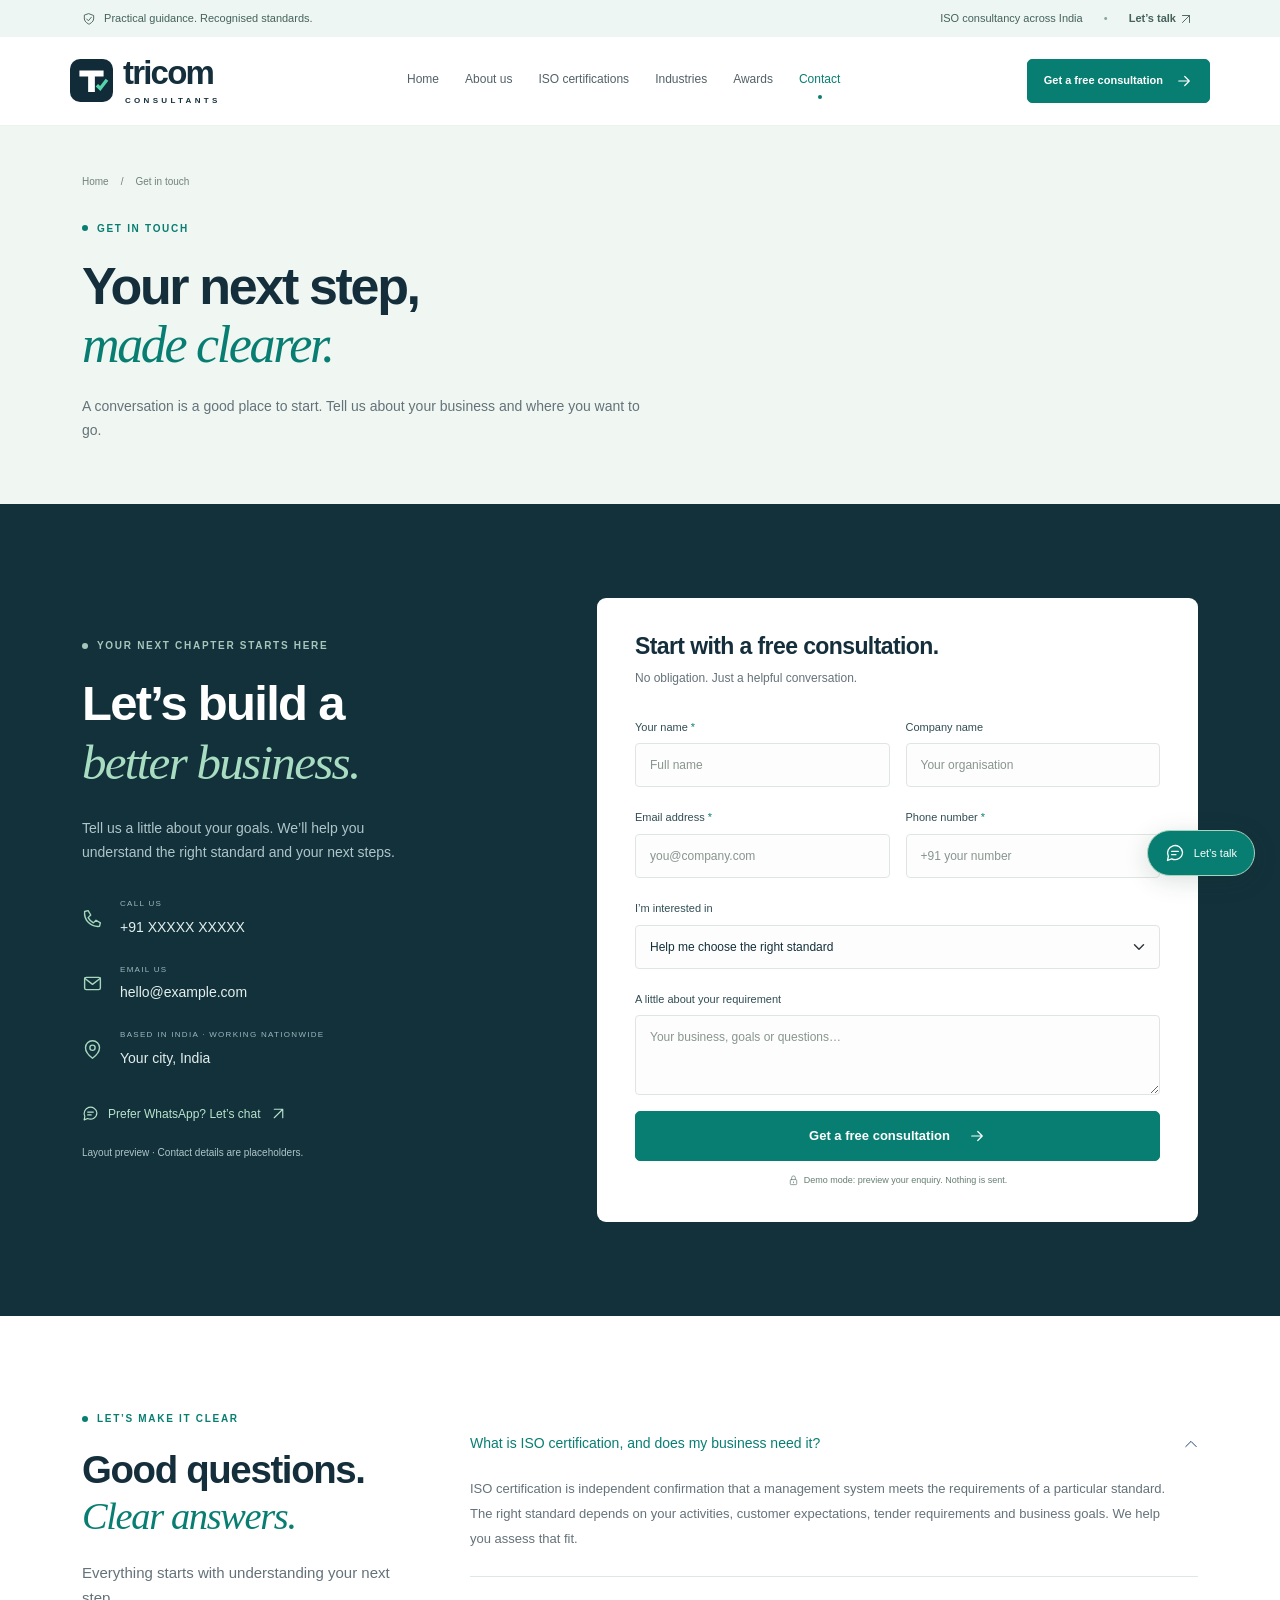
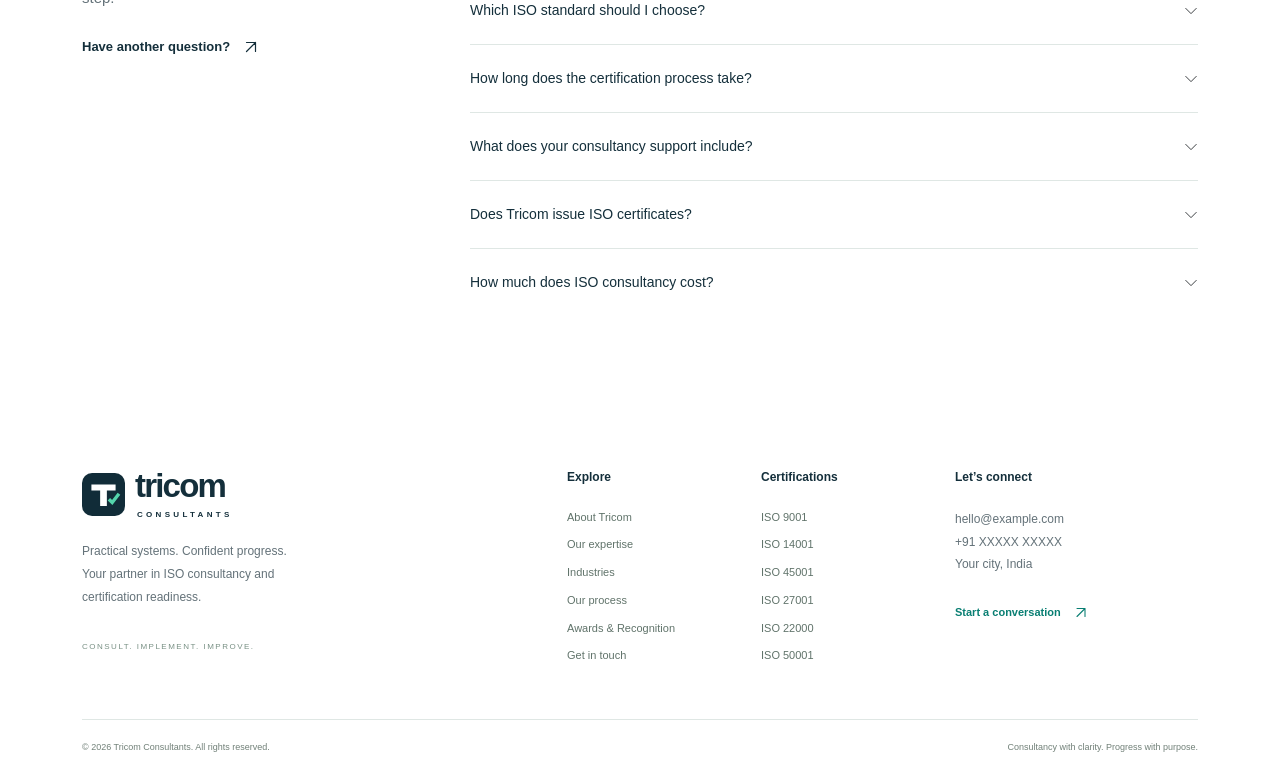
<file: contact.html>
<!doctype html>
<html lang="en"><head><meta charset="utf-8"><meta name="viewport" content="width=device-width, initial-scale=1"><meta name="theme-color" content="#112c38"><title>Contact &amp; Free Consultation | Tricom Consultants</title><meta name="description" content="Tricom Consultants provides practical ISO consultancy, documentation, implementation and audit readiness support for businesses across India."><link rel="icon" href="assets/images/favicon.svg" type="image/svg+xml"><link rel="stylesheet" href="assets/vendor/bootstrap/bootstrap.min.css"><link rel="stylesheet" href="assets/css/main.css"><link rel="stylesheet" href="assets/css/details.css"></head><body data-standard=""><a class="skip-link" href="#main">Skip to content</a><div class="topbar"><div class="container d-flex justify-content-between gap-3"><span><svg class="icon" viewBox="0 0 24 24" fill="none" stroke="currentColor" stroke-width="1.6" stroke-linecap="round" stroke-linejoin="round" aria-hidden="true"><path d="m12 3 8 3v6c0 5-8 9-8 9s-8-4-8-9V6z"/><path d="m8 12 3 3 5-6"/></svg> Practical guidance. Recognised standards.</span><span class="topbar-right">ISO consultancy across India <span class="topbar-dot">•</span> <a href="contact.html">Let’s talk <svg class="icon" viewBox="0 0 24 24" fill="none" stroke="currentColor" stroke-width="1.6" stroke-linecap="round" stroke-linejoin="round" aria-hidden="true"><path d="M6 18 18 6M6 6h12v12"/></svg></a></span></div></div><header class="site-header"><nav class="navbar navbar-expand-lg container" aria-label="Main navigation"><a class="brand" href="index.html" aria-label="Tricom Consultants home"><img src="assets/images/favicon.svg" width="43" height="43" alt=""><span>tricom<span class="brand-sub">CONSULTANTS</span></span></a><button class="navbar-toggler" type="button" data-bs-toggle="collapse" data-bs-target="#mainNav" aria-controls="mainNav" aria-expanded="false" aria-label="Open navigation"><span class="navbar-toggler-icon"></span></button><div class="collapse navbar-collapse" id="mainNav"><ul class="navbar-nav mx-auto"><li class="nav-item"><a class="nav-link "  href="index.html">Home</a></li><li class="nav-item"><a class="nav-link "  href="about.html">About us</a></li><li class="nav-item"><a class="nav-link "  href="services.html">ISO certifications</a></li><li class="nav-item"><a class="nav-link "  href="industries.html">Industries</a></li><li class="nav-item"><a class="nav-link "  href="awards.html">Awards</a></li><li class="nav-item"><a class="nav-link active" aria-current="page" href="contact.html">Contact</a></li></ul><a class="btn btn-primary" href="contact.html">Get a free consultation<svg class="icon" viewBox="0 0 24 24" fill="none" stroke="currentColor" stroke-width="1.6" stroke-linecap="round" stroke-linejoin="round" aria-hidden="true"><path d="M5 12h14m-6-6 6 6-6 6"/></svg></a></div></nav></header><main id="main"><section class="page-banner"><div class="container"><div class="breadcrumb-line"><a href="index.html">Home</a><span>/</span>Get in touch</div><div class="eyebrow"><span></span>GET IN TOUCH</div><h1>Your next step,<br><em>made clearer.</em></h1><p>A conversation is a good place to start. Tell us about your business and where you want to go.</p></div></section><section class="section contact-section" id="contact"><div class="container"><div class="row g-5 align-items-center"><div class="col-lg-5 contact-copy"><div class="eyebrow"><span></span>YOUR NEXT CHAPTER STARTS HERE</div><h2>Let’s build a<br><em>better business.</em></h2><p>Tell us a little about your goals. We’ll help you understand the right standard and your next steps.</p><div class="contact-details"><div><svg class="icon" viewBox="0 0 24 24" fill="none" stroke="currentColor" stroke-width="1.6" stroke-linecap="round" stroke-linejoin="round" aria-hidden="true"><path d="m7 3 3 5-3 3a15 15 0 0 0 6 6l3-3 5 3-1 4C10 22 2 14 3 4z"/></svg><span><small>CALL US</small><strong>+91 XXXXX XXXXX</strong></span></div><div><svg class="icon" viewBox="0 0 24 24" fill="none" stroke="currentColor" stroke-width="1.6" stroke-linecap="round" stroke-linejoin="round" aria-hidden="true"><rect x="3" y="5" width="18" height="14" rx="2"/><path d="m3 6 9 7 9-7"/></svg><span><small>EMAIL US</small><strong>hello@example.com</strong></span></div><div><svg class="icon" viewBox="0 0 24 24" fill="none" stroke="currentColor" stroke-width="1.6" stroke-linecap="round" stroke-linejoin="round" aria-hidden="true"><path d="M20 10c0 6-8 12-8 12S4 16 4 10a8 8 0 1 1 16 0Z"/><circle cx="12" cy="10" r="3"/></svg><span><small>BASED IN INDIA · WORKING NATIONWIDE</small><strong>Your city, India</strong></span></div></div><button class="whatsapp-link" type="button" data-whatsapp><svg class="icon" viewBox="0 0 24 24" fill="none" stroke="currentColor" stroke-width="1.6" stroke-linecap="round" stroke-linejoin="round" aria-hidden="true"><path d="M21 11a9 9 0 0 1-13 8l-5 2 1-5A9 9 0 1 1 21 11Z"/><path d="M8 10h8m-8 4h5"/></svg> Prefer WhatsApp? Let’s chat <svg class="icon" viewBox="0 0 24 24" fill="none" stroke="currentColor" stroke-width="1.6" stroke-linecap="round" stroke-linejoin="round" aria-hidden="true"><path d="M6 18 18 6M6 6h12v12"/></svg></button><p class="demo-contact-note">Layout preview · Contact details are placeholders.</p></div><div class="col-lg-7"><div class="enquiry-card"><h3>Start with a free consultation.</h3><p>No obligation. Just a helpful conversation.</p><form id="enquiry-form"><div class="row g-3"><div class="col-sm-6"><label for="full-name" class="form-label">Your name <span>*</span></label><input class="form-control" id="full-name" name="name" autocomplete="name" placeholder="Full name" maxlength="100" required></div><div class="col-sm-6"><label for="company" class="form-label">Company name</label><input class="form-control" id="company" name="company" autocomplete="organization" placeholder="Your organisation" maxlength="150"></div><div class="col-sm-6"><label for="email" class="form-label">Email address <span>*</span></label><input type="email" class="form-control" id="email" name="email" autocomplete="email" placeholder="you@company.com" maxlength="254" required></div><div class="col-sm-6"><label for="phone" class="form-label">Phone number <span>*</span></label><input type="tel" class="form-control" id="phone" name="phone" autocomplete="tel" placeholder="+91 your number" pattern="[+0-9 .]{7,20}" title="Use 7 to 20 characters: digits, spaces, + or dots." maxlength="20" required></div><div class="col-12"><label for="standard" class="form-label">I’m interested in</label><select id="standard" name="standard" class="form-select"><option value="">Help me choose the right standard</option><option value="ISO 9001">ISO 9001 — Quality management</option><option value="ISO 14001">ISO 14001 — Environmental management</option><option value="ISO 45001">ISO 45001 — Occupational health & safety</option><option value="ISO 27001">ISO 27001 — Information security</option><option value="ISO 22000">ISO 22000 — Food safety management</option><option value="ISO 50001">ISO 50001 — Energy management</option><option value="Multiple standards">Multiple standards / other support</option></select></div><div class="col-12"><label for="message" class="form-label">A little about your requirement</label><textarea class="form-control" id="message" name="message" rows="3" maxlength="2000" placeholder="Your business, goals or questions…"></textarea></div><div class="col-12"><button type="submit" class="btn btn-primary w-100">Get a free consultation <svg class="icon" viewBox="0 0 24 24" fill="none" stroke="currentColor" stroke-width="1.6" stroke-linecap="round" stroke-linejoin="round" aria-hidden="true"><path d="M5 12h14m-6-6 6 6-6 6"/></svg></button><p class="form-note"><svg class="icon" viewBox="0 0 24 24" fill="none" stroke="currentColor" stroke-width="1.6" stroke-linecap="round" stroke-linejoin="round" aria-hidden="true"><rect x="5" y="10" width="14" height="11" rx="2"/><path d="M8 10V6a4 4 0 0 1 8 0v4m-4 5v2"/></svg>Demo mode: preview your enquiry. Nothing is sent.</p></div></div></form></div></div></div></div></section><section class="section" id="faq"><div class="container"><div class="row g-5"><div class="col-lg-4"><div class="eyebrow"><span></span>LET’S MAKE IT CLEAR</div><h2>Good questions.<br><em>Clear answers.</em></h2><p>Everything starts with understanding your next step.</p><a class="text-link" href="contact.html">Have another question? <svg class="icon" viewBox="0 0 24 24" fill="none" stroke="currentColor" stroke-width="1.6" stroke-linecap="round" stroke-linejoin="round" aria-hidden="true"><path d="M6 18 18 6M6 6h12v12"/></svg></a></div><div class="col-lg-8"><div class="accordion accordion-flush" id="faqAccordion"><div class="accordion-item"><h3 class="accordion-header"><button class="accordion-button " type="button" data-bs-toggle="collapse" data-bs-target="#faq-0" aria-expanded="true" aria-controls="faq-0">What is ISO certification, and does my business need it?</button></h3><div id="faq-0" class="accordion-collapse collapse show" data-bs-parent="#faqAccordion"><div class="accordion-body">ISO certification is independent confirmation that a management system meets the requirements of a particular standard. The right standard depends on your activities, customer expectations, tender requirements and business goals. We help you assess that fit.</div></div></div><div class="accordion-item"><h3 class="accordion-header"><button class="accordion-button collapsed" type="button" data-bs-toggle="collapse" data-bs-target="#faq-1" aria-expanded="false" aria-controls="faq-1">Which ISO standard should I choose?</button></h3><div id="faq-1" class="accordion-collapse collapse " data-bs-parent="#faqAccordion"><div class="accordion-body">ISO 9001 focuses on quality, ISO 14001 on environmental management, ISO 45001 on occupational health and safety, ISO 27001 on information security, ISO 22000 on food safety and ISO 50001 on energy management. A consultation helps narrow the options for your business.</div></div></div><div class="accordion-item"><h3 class="accordion-header"><button class="accordion-button collapsed" type="button" data-bs-toggle="collapse" data-bs-target="#faq-2" aria-expanded="false" aria-controls="faq-2">How long does the certification process take?</button></h3><div id="faq-2" class="accordion-collapse collapse " data-bs-parent="#faqAccordion"><div class="accordion-body">The timeline depends on your organisation’s size, scope, existing processes and readiness, as well as the certification body’s audit schedule. We assess your situation first and then agree a realistic implementation plan.</div></div></div><div class="accordion-item"><h3 class="accordion-header"><button class="accordion-button collapsed" type="button" data-bs-toggle="collapse" data-bs-target="#faq-3" aria-expanded="false" aria-controls="faq-3">What does your consultancy support include?</button></h3><div id="faq-3" class="accordion-collapse collapse " data-bs-parent="#faqAccordion"><div class="accordion-body">Depending on the agreed scope, support can include gap analysis, documentation, implementation guidance, team awareness, internal audit preparation, management review and corrective action support.</div></div></div><div class="accordion-item"><h3 class="accordion-header"><button class="accordion-button collapsed" type="button" data-bs-toggle="collapse" data-bs-target="#faq-4" aria-expanded="false" aria-controls="faq-4">Does Tricom issue ISO certificates?</button></h3><div id="faq-4" class="accordion-collapse collapse " data-bs-parent="#faqAccordion"><div class="accordion-body">No. Tricom Consultants provides consultancy, implementation and audit preparation support. An independent certification body conducts the certification audit and makes the certification decision.</div></div></div><div class="accordion-item"><h3 class="accordion-header"><button class="accordion-button collapsed" type="button" data-bs-toggle="collapse" data-bs-target="#faq-5" aria-expanded="false" aria-controls="faq-5">How much does ISO consultancy cost?</button></h3><div id="faq-5" class="accordion-collapse collapse " data-bs-parent="#faqAccordion"><div class="accordion-body">Fees depend on the standard, business size, number of locations, existing systems and level of support required. Request a consultation for a proposal tailored to your scope. Consultancy and independent certification body fees should be clearly identified.</div></div></div></div></div></div></div></section></main><footer class="site-footer"><div class="container"><div class="row g-5 footer-main"><div class="col-lg-5"><a class="brand" href="index.html" aria-label="Tricom Consultants home"><img src="assets/images/favicon.svg" width="43" height="43" alt=""><span>tricom<span class="brand-sub">CONSULTANTS</span></span></a><p>Practical systems. Confident progress.<br>Your partner in ISO consultancy and<br>certification readiness.</p><span class="footer-signoff">CONSULT. IMPLEMENT. IMPROVE.</span></div><div class="col-6 col-lg-2"><h2>Explore</h2><a href="about.html">About Tricom</a><a href="services.html">Our expertise</a><a href="industries.html">Industries</a><a href="index.html#process">Our process</a><a href="awards.html">Awards &amp; Recognition</a><a href="contact.html">Get in touch</a></div><div class="col-6 col-lg-2"><h2>Certifications</h2><a href="iso-9001.html">ISO 9001</a><a href="iso-14001.html">ISO 14001</a><a href="iso-45001.html">ISO 45001</a><a href="iso-27001.html">ISO 27001</a><a href="iso-22000.html">ISO 22000</a><a href="iso-50001.html">ISO 50001</a></div><div class="col-lg-3"><h2>Let’s connect</h2><p>hello@example.com<br>+91 XXXXX XXXXX<br>Your city, India</p><a class="footer-cta" href="contact.html">Start a conversation <svg class="icon" viewBox="0 0 24 24" fill="none" stroke="currentColor" stroke-width="1.6" stroke-linecap="round" stroke-linejoin="round" aria-hidden="true"><path d="M6 18 18 6M6 6h12v12"/></svg></a></div></div><div class="footer-bottom"><span>&copy; <span id="year">2026</span> Tricom Consultants. All rights reserved.</span><span>Consultancy with clarity. Progress with purpose.</span></div></div></footer><button class="floating-contact" type="button" data-whatsapp aria-label="Chat about ISO consultancy"><svg class="icon" viewBox="0 0 24 24" fill="none" stroke="currentColor" stroke-width="1.6" stroke-linecap="round" stroke-linejoin="round" aria-hidden="true"><path d="M21 11a9 9 0 0 1-13 8l-5 2 1-5A9 9 0 1 1 21 11Z"/><path d="M8 10h8m-8 4h5"/></svg><span>Let’s talk</span></button><button class="back-top" type="button" aria-label="Back to top" hidden>↑</button><div class="modal fade" id="standardModal" tabindex="-1" aria-labelledby="standard-title" aria-hidden="true"><div class="modal-dialog modal-dialog-centered"><div class="modal-content"><div class="modal-header"><span class="eyebrow mb-0">ISO CONSULTANCY</span><button type="button" class="btn-close" data-bs-dismiss="modal" aria-label="Close"></button></div><div class="modal-body"><h2 id="standard-title"></h2><h3 id="standard-name"></h3><p id="standard-description"></p><div class="modal-scope"><h4>How we can help</h4><p id="standard-scope"></p></div><p class="small">Certification is awarded by an independent certification body following its assessment.</p></div><div class="modal-footer"><a id="standard-details" class="btn btn-outline-primary" href="services.html">More details</a><a id="standard-enquire" class="btn btn-primary" href="contact.html">Discuss this standard <svg class="icon" viewBox="0 0 24 24" fill="none" stroke="currentColor" stroke-width="1.6" stroke-linecap="round" stroke-linejoin="round" aria-hidden="true"><path d="M5 12h14m-6-6 6 6-6 6"/></svg></a></div></div></div></div><div class="modal fade" id="enquiryModal" tabindex="-1" aria-labelledby="enquiry-title" aria-hidden="true"><div class="modal-dialog modal-dialog-centered"><div class="modal-content"><div class="modal-header"><h2 class="modal-title fs-4" id="enquiry-title">Your enquiry preview</h2><button type="button" class="btn-close" data-bs-dismiss="modal" aria-label="Close"></button></div><div class="modal-body"><p id="enquiry-status" role="status"></p><pre id="enquiry-preview"></pre></div><div class="modal-footer"><button class="btn btn-outline-primary" id="download-enquiry" type="button">Download enquiry <svg class="icon" viewBox="0 0 24 24" fill="none" stroke="currentColor" stroke-width="1.6" stroke-linecap="round" stroke-linejoin="round" aria-hidden="true"><path d="M14 3H5v18h14V8zm0 0v5h5M8 12h8m-8 4h6"/></svg></button><a class="btn btn-primary" id="send-enquiry" hidden>Open email app <svg class="icon" viewBox="0 0 24 24" fill="none" stroke="currentColor" stroke-width="1.6" stroke-linecap="round" stroke-linejoin="round" aria-hidden="true"><path d="M5 12h14m-6-6 6 6-6 6"/></svg></a></div></div></div></div><div class="modal fade" id="whatsappModal" tabindex="-1" aria-labelledby="whatsapp-title" aria-hidden="true"><div class="modal-dialog modal-dialog-centered"><div class="modal-content"><div class="modal-header"><h2 class="modal-title fs-4" id="whatsapp-title">Let’s connect</h2><button type="button" class="btn-close" data-bs-dismiss="modal" aria-label="Close"></button></div><div class="modal-body"><p>WhatsApp will be available once the official business number is added. You can explore the enquiry form in the meantime.</p><a class="btn btn-primary" href="contact.html">Prepare an enquiry<svg class="icon" viewBox="0 0 24 24" fill="none" stroke="currentColor" stroke-width="1.6" stroke-linecap="round" stroke-linejoin="round" aria-hidden="true"><path d="M5 12h14m-6-6 6 6-6 6"/></svg></a></div></div></div></div><script src="assets/vendor/bootstrap/bootstrap.bundle.min.js" defer></script><script src="assets/js/site-config.js" defer></script><script src="assets/js/main.js" defer></script></body></html>
</file>
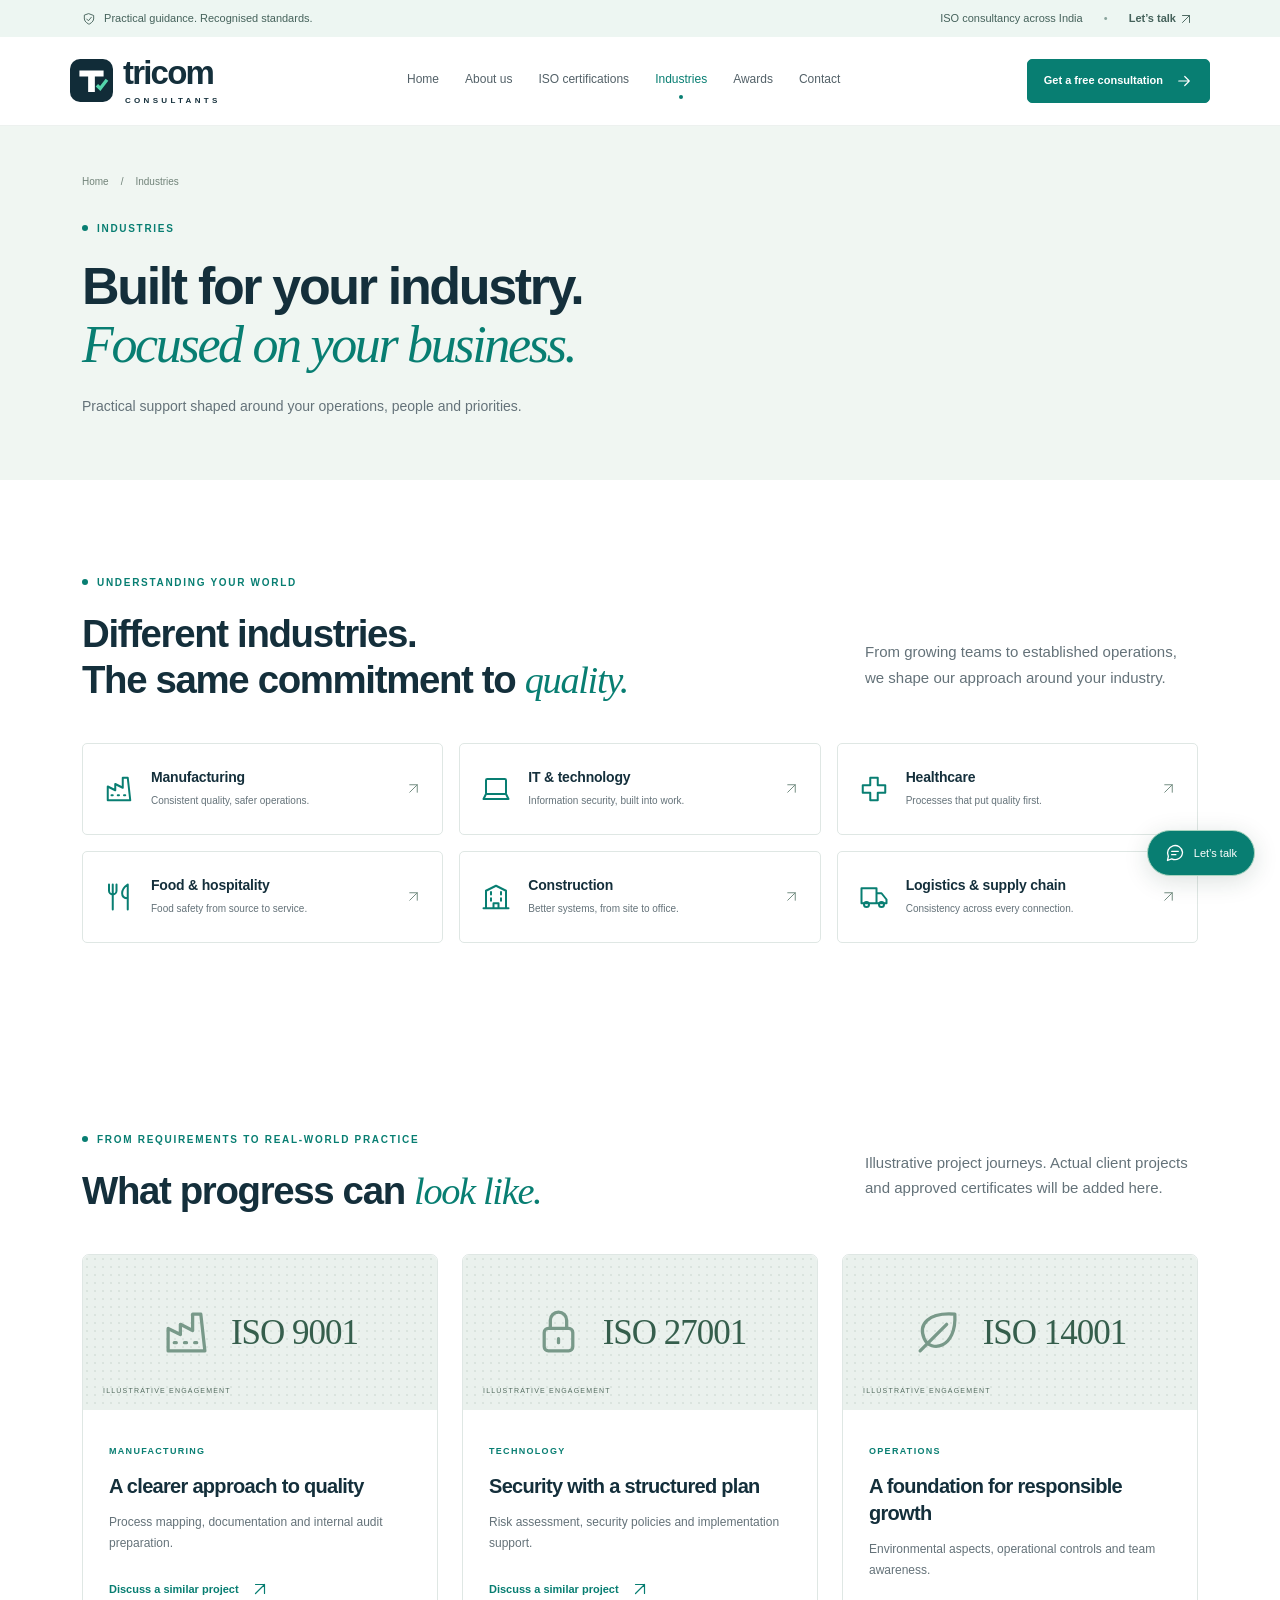
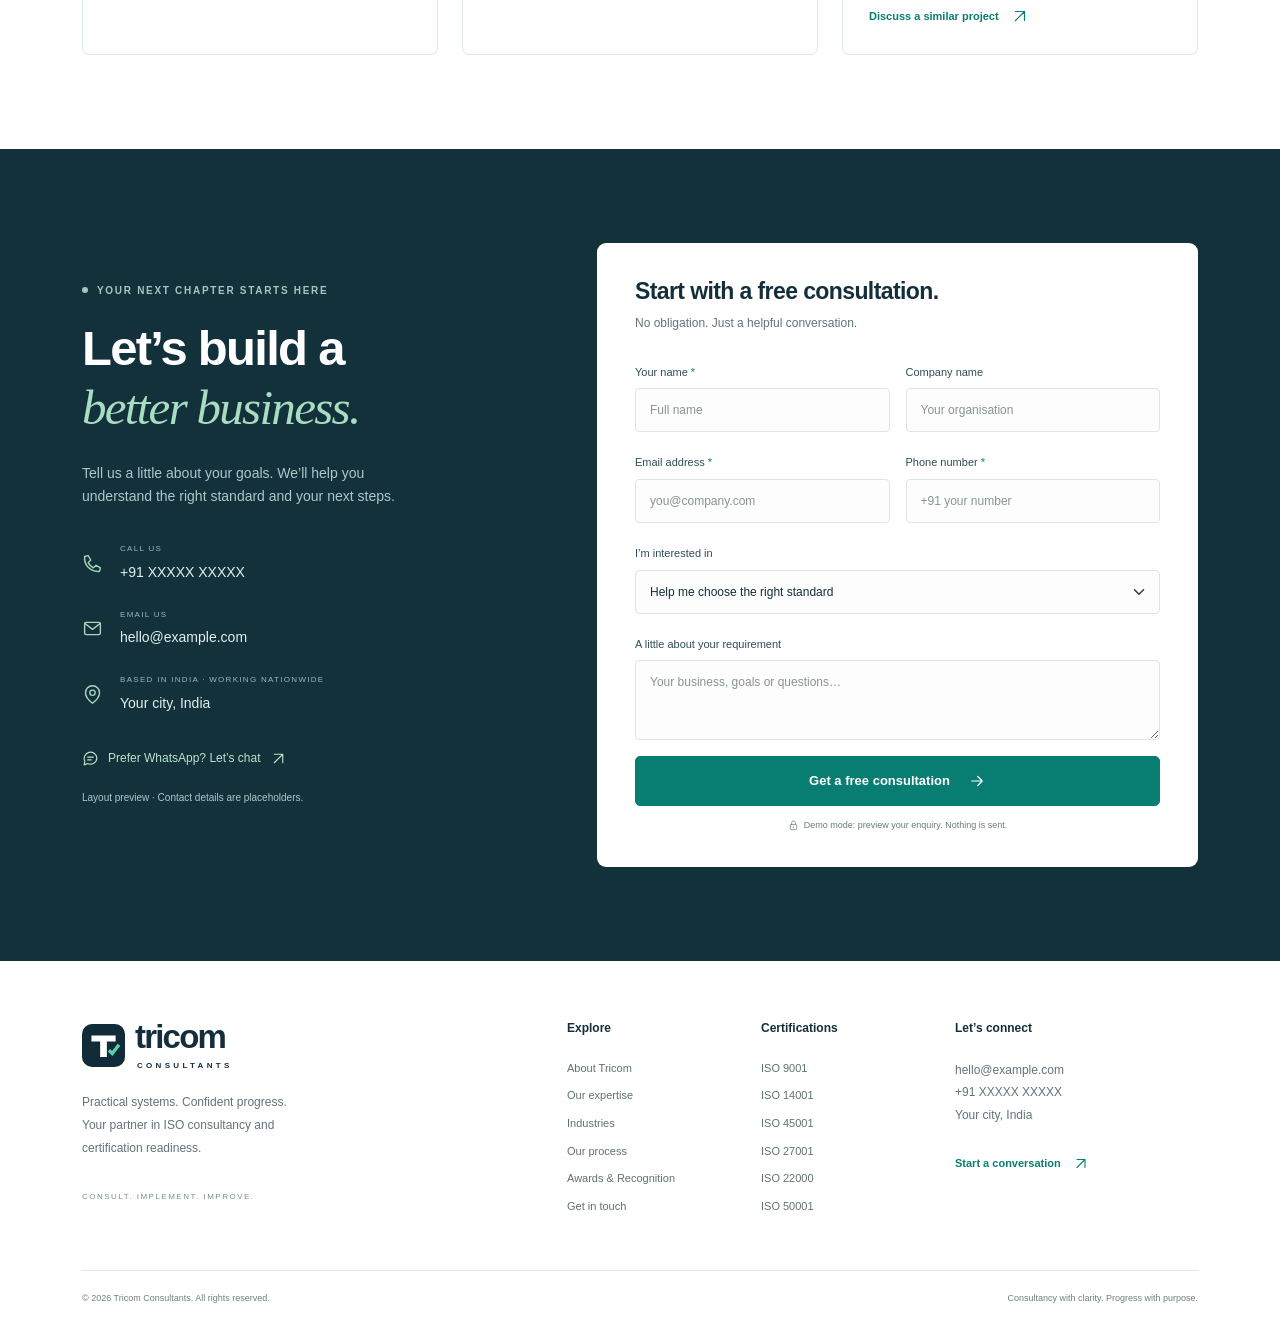
<file: industries.html>
<!doctype html>
<html lang="en"><head><meta charset="utf-8"><meta name="viewport" content="width=device-width, initial-scale=1"><meta name="theme-color" content="#112c38"><title>Industries We Serve | Tricom Consultants</title><meta name="description" content="Tricom Consultants provides practical ISO consultancy, documentation, implementation and audit readiness support for businesses across India."><link rel="icon" href="assets/images/favicon.svg" type="image/svg+xml"><link rel="stylesheet" href="assets/vendor/bootstrap/bootstrap.min.css"><link rel="stylesheet" href="assets/css/main.css"><link rel="stylesheet" href="assets/css/details.css"></head><body data-standard=""><a class="skip-link" href="#main">Skip to content</a><div class="topbar"><div class="container d-flex justify-content-between gap-3"><span><svg class="icon" viewBox="0 0 24 24" fill="none" stroke="currentColor" stroke-width="1.6" stroke-linecap="round" stroke-linejoin="round" aria-hidden="true"><path d="m12 3 8 3v6c0 5-8 9-8 9s-8-4-8-9V6z"/><path d="m8 12 3 3 5-6"/></svg> Practical guidance. Recognised standards.</span><span class="topbar-right">ISO consultancy across India <span class="topbar-dot">•</span> <a href="contact.html">Let’s talk <svg class="icon" viewBox="0 0 24 24" fill="none" stroke="currentColor" stroke-width="1.6" stroke-linecap="round" stroke-linejoin="round" aria-hidden="true"><path d="M6 18 18 6M6 6h12v12"/></svg></a></span></div></div><header class="site-header"><nav class="navbar navbar-expand-lg container" aria-label="Main navigation"><a class="brand" href="index.html" aria-label="Tricom Consultants home"><img src="assets/images/favicon.svg" width="43" height="43" alt=""><span>tricom<span class="brand-sub">CONSULTANTS</span></span></a><button class="navbar-toggler" type="button" data-bs-toggle="collapse" data-bs-target="#mainNav" aria-controls="mainNav" aria-expanded="false" aria-label="Open navigation"><span class="navbar-toggler-icon"></span></button><div class="collapse navbar-collapse" id="mainNav"><ul class="navbar-nav mx-auto"><li class="nav-item"><a class="nav-link "  href="index.html">Home</a></li><li class="nav-item"><a class="nav-link "  href="about.html">About us</a></li><li class="nav-item"><a class="nav-link "  href="services.html">ISO certifications</a></li><li class="nav-item"><a class="nav-link active" aria-current="page" href="industries.html">Industries</a></li><li class="nav-item"><a class="nav-link "  href="awards.html">Awards</a></li><li class="nav-item"><a class="nav-link "  href="contact.html">Contact</a></li></ul><a class="btn btn-primary" href="contact.html">Get a free consultation<svg class="icon" viewBox="0 0 24 24" fill="none" stroke="currentColor" stroke-width="1.6" stroke-linecap="round" stroke-linejoin="round" aria-hidden="true"><path d="M5 12h14m-6-6 6 6-6 6"/></svg></a></div></nav></header><main id="main"><section class="page-banner"><div class="container"><div class="breadcrumb-line"><a href="index.html">Home</a><span>/</span>Industries</div><div class="eyebrow"><span></span>INDUSTRIES</div><h1>Built for your industry.<br><em>Focused on your business.</em></h1><p>Practical support shaped around your operations, people and priorities.</p></div></section><section class="section" id="industries"><div class="container"><div class="section-heading row align-items-end g-4"><div class="col-lg-8"><div class="eyebrow"><span></span>UNDERSTANDING YOUR WORLD</div><h2>Different industries.<br>The same commitment to <em>quality.</em></h2></div><div class="col-lg-4 heading-aside"><p>From growing teams to established operations, we shape our approach around your industry.</p></div></div><div class="row g-3"><div class="col-sm-6 col-lg-4"><a class="industry-card" href="contact.html?industry=Manufacturing"><svg class="icon" viewBox="0 0 24 24" fill="none" stroke="currentColor" stroke-width="1.6" stroke-linecap="round" stroke-linejoin="round" aria-hidden="true"><path d="M3 21V10l6 3V8l6 3V3h4l2 18ZM6 17h1m4 0h1m4 0h1"/></svg><span><h3>Manufacturing</h3><p>Consistent quality, safer operations.</p></span><svg class="icon" viewBox="0 0 24 24" fill="none" stroke="currentColor" stroke-width="1.6" stroke-linecap="round" stroke-linejoin="round" aria-hidden="true"><path d="M6 18 18 6M6 6h12v12"/></svg></a></div><div class="col-sm-6 col-lg-4"><a class="industry-card" href="contact.html?industry=IT%20%26%20technology"><svg class="icon" viewBox="0 0 24 24" fill="none" stroke="currentColor" stroke-width="1.6" stroke-linecap="round" stroke-linejoin="round" aria-hidden="true"><rect x="4" y="4" width="16" height="12" rx="1"/><path d="m4 16-2 4h20l-2-4M10 20h4"/></svg><span><h3>IT & technology</h3><p>Information security, built into work.</p></span><svg class="icon" viewBox="0 0 24 24" fill="none" stroke="currentColor" stroke-width="1.6" stroke-linecap="round" stroke-linejoin="round" aria-hidden="true"><path d="M6 18 18 6M6 6h12v12"/></svg></a></div><div class="col-sm-6 col-lg-4"><a class="industry-card" href="contact.html?industry=Healthcare"><svg class="icon" viewBox="0 0 24 24" fill="none" stroke="currentColor" stroke-width="1.6" stroke-linecap="round" stroke-linejoin="round" aria-hidden="true"><path d="M9 3h6v6h6v6h-6v6H9v-6H3V9h6z"/></svg><span><h3>Healthcare</h3><p>Processes that put quality first.</p></span><svg class="icon" viewBox="0 0 24 24" fill="none" stroke="currentColor" stroke-width="1.6" stroke-linecap="round" stroke-linejoin="round" aria-hidden="true"><path d="M6 18 18 6M6 6h12v12"/></svg></a></div><div class="col-sm-6 col-lg-4"><a class="industry-card" href="contact.html?industry=Food%20%26%20hospitality"><svg class="icon" viewBox="0 0 24 24" fill="none" stroke="currentColor" stroke-width="1.6" stroke-linecap="round" stroke-linejoin="round" aria-hidden="true"><path d="M7 2v8m-3-8v5a3 3 0 0 0 6 0V2M7 10v12M19 2c-6 4-6 11 0 11V2Zm0 11v9"/></svg><span><h3>Food & hospitality</h3><p>Food safety from source to service.</p></span><svg class="icon" viewBox="0 0 24 24" fill="none" stroke="currentColor" stroke-width="1.6" stroke-linecap="round" stroke-linejoin="round" aria-hidden="true"><path d="M6 18 18 6M6 6h12v12"/></svg></a></div><div class="col-sm-6 col-lg-4"><a class="industry-card" href="contact.html?industry=Construction"><svg class="icon" viewBox="0 0 24 24" fill="none" stroke="currentColor" stroke-width="1.6" stroke-linecap="round" stroke-linejoin="round" aria-hidden="true"><path d="M4 21V7l8-4 8 4v14M2 21h20M8 8v2m8-2v2M8 13v2m8-2v2m-6 6v-4h4v4"/></svg><span><h3>Construction</h3><p>Better systems, from site to office.</p></span><svg class="icon" viewBox="0 0 24 24" fill="none" stroke="currentColor" stroke-width="1.6" stroke-linecap="round" stroke-linejoin="round" aria-hidden="true"><path d="M6 18 18 6M6 6h12v12"/></svg></a></div><div class="col-sm-6 col-lg-4"><a class="industry-card" href="contact.html?industry=Logistics%20%26%20supply%20chain"><svg class="icon" viewBox="0 0 24 24" fill="none" stroke="currentColor" stroke-width="1.6" stroke-linecap="round" stroke-linejoin="round" aria-hidden="true"><path d="M2 5h12v12H2zM14 9h4l4 5v3h-8"/><circle cx="6" cy="18" r="2"/><circle cx="18" cy="18" r="2"/></svg><span><h3>Logistics & supply chain</h3><p>Consistency across every connection.</p></span><svg class="icon" viewBox="0 0 24 24" fill="none" stroke="currentColor" stroke-width="1.6" stroke-linecap="round" stroke-linejoin="round" aria-hidden="true"><path d="M6 18 18 6M6 6h12v12"/></svg></a></div></div></div></section><section class="section" id="portfolio"><div class="container"><div class="section-heading row align-items-end g-4"><div class="col-lg-8"><div class="eyebrow"><span></span>FROM REQUIREMENTS TO REAL-WORLD PRACTICE</div><h2>What progress can <em>look like.</em></h2></div><div class="col-lg-4 heading-aside"><p>Illustrative project journeys. Actual client projects and approved certificates will be added here.</p></div></div><div class="row g-4"><div class="col-md-4"><article class="project-card"><div class="project-visual"><svg class="icon" viewBox="0 0 24 24" fill="none" stroke="currentColor" stroke-width="1.6" stroke-linecap="round" stroke-linejoin="round" aria-hidden="true"><path d="M3 21V10l6 3V8l6 3V3h4l2 18ZM6 17h1m4 0h1m4 0h1"/></svg><span>ISO 9001</span><small>ILLUSTRATIVE ENGAGEMENT</small></div><div class="project-body"><span class="project-type">Manufacturing</span><h3>A clearer approach to quality</h3><p>Process mapping, documentation and internal audit preparation.</p><a class="text-link" href="contact.html?standard=ISO%209001">Discuss a similar project <svg class="icon" viewBox="0 0 24 24" fill="none" stroke="currentColor" stroke-width="1.6" stroke-linecap="round" stroke-linejoin="round" aria-hidden="true"><path d="M6 18 18 6M6 6h12v12"/></svg></a></div></article></div><div class="col-md-4"><article class="project-card"><div class="project-visual"><svg class="icon" viewBox="0 0 24 24" fill="none" stroke="currentColor" stroke-width="1.6" stroke-linecap="round" stroke-linejoin="round" aria-hidden="true"><rect x="5" y="10" width="14" height="11" rx="2"/><path d="M8 10V6a4 4 0 0 1 8 0v4m-4 5v2"/></svg><span>ISO 27001</span><small>ILLUSTRATIVE ENGAGEMENT</small></div><div class="project-body"><span class="project-type">Technology</span><h3>Security with a structured plan</h3><p>Risk assessment, security policies and implementation support.</p><a class="text-link" href="contact.html?standard=ISO%2027001">Discuss a similar project <svg class="icon" viewBox="0 0 24 24" fill="none" stroke="currentColor" stroke-width="1.6" stroke-linecap="round" stroke-linejoin="round" aria-hidden="true"><path d="M6 18 18 6M6 6h12v12"/></svg></a></div></article></div><div class="col-md-4"><article class="project-card"><div class="project-visual"><svg class="icon" viewBox="0 0 24 24" fill="none" stroke="currentColor" stroke-width="1.6" stroke-linecap="round" stroke-linejoin="round" aria-hidden="true"><path d="M20 3C7 2 2 8 5 15s16 5 15-12Z"/><path d="M3 21 16 8"/></svg><span>ISO 14001</span><small>ILLUSTRATIVE ENGAGEMENT</small></div><div class="project-body"><span class="project-type">Operations</span><h3>A foundation for responsible growth</h3><p>Environmental aspects, operational controls and team awareness.</p><a class="text-link" href="contact.html?standard=ISO%2014001">Discuss a similar project <svg class="icon" viewBox="0 0 24 24" fill="none" stroke="currentColor" stroke-width="1.6" stroke-linecap="round" stroke-linejoin="round" aria-hidden="true"><path d="M6 18 18 6M6 6h12v12"/></svg></a></div></article></div></div></div></section><section class="section contact-section" id="contact"><div class="container"><div class="row g-5 align-items-center"><div class="col-lg-5 contact-copy"><div class="eyebrow"><span></span>YOUR NEXT CHAPTER STARTS HERE</div><h2>Let’s build a<br><em>better business.</em></h2><p>Tell us a little about your goals. We’ll help you understand the right standard and your next steps.</p><div class="contact-details"><div><svg class="icon" viewBox="0 0 24 24" fill="none" stroke="currentColor" stroke-width="1.6" stroke-linecap="round" stroke-linejoin="round" aria-hidden="true"><path d="m7 3 3 5-3 3a15 15 0 0 0 6 6l3-3 5 3-1 4C10 22 2 14 3 4z"/></svg><span><small>CALL US</small><strong>+91 XXXXX XXXXX</strong></span></div><div><svg class="icon" viewBox="0 0 24 24" fill="none" stroke="currentColor" stroke-width="1.6" stroke-linecap="round" stroke-linejoin="round" aria-hidden="true"><rect x="3" y="5" width="18" height="14" rx="2"/><path d="m3 6 9 7 9-7"/></svg><span><small>EMAIL US</small><strong>hello@example.com</strong></span></div><div><svg class="icon" viewBox="0 0 24 24" fill="none" stroke="currentColor" stroke-width="1.6" stroke-linecap="round" stroke-linejoin="round" aria-hidden="true"><path d="M20 10c0 6-8 12-8 12S4 16 4 10a8 8 0 1 1 16 0Z"/><circle cx="12" cy="10" r="3"/></svg><span><small>BASED IN INDIA · WORKING NATIONWIDE</small><strong>Your city, India</strong></span></div></div><button class="whatsapp-link" type="button" data-whatsapp><svg class="icon" viewBox="0 0 24 24" fill="none" stroke="currentColor" stroke-width="1.6" stroke-linecap="round" stroke-linejoin="round" aria-hidden="true"><path d="M21 11a9 9 0 0 1-13 8l-5 2 1-5A9 9 0 1 1 21 11Z"/><path d="M8 10h8m-8 4h5"/></svg> Prefer WhatsApp? Let’s chat <svg class="icon" viewBox="0 0 24 24" fill="none" stroke="currentColor" stroke-width="1.6" stroke-linecap="round" stroke-linejoin="round" aria-hidden="true"><path d="M6 18 18 6M6 6h12v12"/></svg></button><p class="demo-contact-note">Layout preview · Contact details are placeholders.</p></div><div class="col-lg-7"><div class="enquiry-card"><h3>Start with a free consultation.</h3><p>No obligation. Just a helpful conversation.</p><form id="enquiry-form"><div class="row g-3"><div class="col-sm-6"><label for="full-name" class="form-label">Your name <span>*</span></label><input class="form-control" id="full-name" name="name" autocomplete="name" placeholder="Full name" maxlength="100" required></div><div class="col-sm-6"><label for="company" class="form-label">Company name</label><input class="form-control" id="company" name="company" autocomplete="organization" placeholder="Your organisation" maxlength="150"></div><div class="col-sm-6"><label for="email" class="form-label">Email address <span>*</span></label><input type="email" class="form-control" id="email" name="email" autocomplete="email" placeholder="you@company.com" maxlength="254" required></div><div class="col-sm-6"><label for="phone" class="form-label">Phone number <span>*</span></label><input type="tel" class="form-control" id="phone" name="phone" autocomplete="tel" placeholder="+91 your number" pattern="[+0-9 .]{7,20}" title="Use 7 to 20 characters: digits, spaces, + or dots." maxlength="20" required></div><div class="col-12"><label for="standard" class="form-label">I’m interested in</label><select id="standard" name="standard" class="form-select"><option value="">Help me choose the right standard</option><option value="ISO 9001">ISO 9001 — Quality management</option><option value="ISO 14001">ISO 14001 — Environmental management</option><option value="ISO 45001">ISO 45001 — Occupational health & safety</option><option value="ISO 27001">ISO 27001 — Information security</option><option value="ISO 22000">ISO 22000 — Food safety management</option><option value="ISO 50001">ISO 50001 — Energy management</option><option value="Multiple standards">Multiple standards / other support</option></select></div><div class="col-12"><label for="message" class="form-label">A little about your requirement</label><textarea class="form-control" id="message" name="message" rows="3" maxlength="2000" placeholder="Your business, goals or questions…"></textarea></div><div class="col-12"><button type="submit" class="btn btn-primary w-100">Get a free consultation <svg class="icon" viewBox="0 0 24 24" fill="none" stroke="currentColor" stroke-width="1.6" stroke-linecap="round" stroke-linejoin="round" aria-hidden="true"><path d="M5 12h14m-6-6 6 6-6 6"/></svg></button><p class="form-note"><svg class="icon" viewBox="0 0 24 24" fill="none" stroke="currentColor" stroke-width="1.6" stroke-linecap="round" stroke-linejoin="round" aria-hidden="true"><rect x="5" y="10" width="14" height="11" rx="2"/><path d="M8 10V6a4 4 0 0 1 8 0v4m-4 5v2"/></svg>Demo mode: preview your enquiry. Nothing is sent.</p></div></div></form></div></div></div></div></section></main><footer class="site-footer"><div class="container"><div class="row g-5 footer-main"><div class="col-lg-5"><a class="brand" href="index.html" aria-label="Tricom Consultants home"><img src="assets/images/favicon.svg" width="43" height="43" alt=""><span>tricom<span class="brand-sub">CONSULTANTS</span></span></a><p>Practical systems. Confident progress.<br>Your partner in ISO consultancy and<br>certification readiness.</p><span class="footer-signoff">CONSULT. IMPLEMENT. IMPROVE.</span></div><div class="col-6 col-lg-2"><h2>Explore</h2><a href="about.html">About Tricom</a><a href="services.html">Our expertise</a><a href="industries.html">Industries</a><a href="index.html#process">Our process</a><a href="awards.html">Awards &amp; Recognition</a><a href="contact.html">Get in touch</a></div><div class="col-6 col-lg-2"><h2>Certifications</h2><a href="iso-9001.html">ISO 9001</a><a href="iso-14001.html">ISO 14001</a><a href="iso-45001.html">ISO 45001</a><a href="iso-27001.html">ISO 27001</a><a href="iso-22000.html">ISO 22000</a><a href="iso-50001.html">ISO 50001</a></div><div class="col-lg-3"><h2>Let’s connect</h2><p>hello@example.com<br>+91 XXXXX XXXXX<br>Your city, India</p><a class="footer-cta" href="contact.html">Start a conversation <svg class="icon" viewBox="0 0 24 24" fill="none" stroke="currentColor" stroke-width="1.6" stroke-linecap="round" stroke-linejoin="round" aria-hidden="true"><path d="M6 18 18 6M6 6h12v12"/></svg></a></div></div><div class="footer-bottom"><span>&copy; <span id="year">2026</span> Tricom Consultants. All rights reserved.</span><span>Consultancy with clarity. Progress with purpose.</span></div></div></footer><button class="floating-contact" type="button" data-whatsapp aria-label="Chat about ISO consultancy"><svg class="icon" viewBox="0 0 24 24" fill="none" stroke="currentColor" stroke-width="1.6" stroke-linecap="round" stroke-linejoin="round" aria-hidden="true"><path d="M21 11a9 9 0 0 1-13 8l-5 2 1-5A9 9 0 1 1 21 11Z"/><path d="M8 10h8m-8 4h5"/></svg><span>Let’s talk</span></button><button class="back-top" type="button" aria-label="Back to top" hidden>↑</button><div class="modal fade" id="standardModal" tabindex="-1" aria-labelledby="standard-title" aria-hidden="true"><div class="modal-dialog modal-dialog-centered"><div class="modal-content"><div class="modal-header"><span class="eyebrow mb-0">ISO CONSULTANCY</span><button type="button" class="btn-close" data-bs-dismiss="modal" aria-label="Close"></button></div><div class="modal-body"><h2 id="standard-title"></h2><h3 id="standard-name"></h3><p id="standard-description"></p><div class="modal-scope"><h4>How we can help</h4><p id="standard-scope"></p></div><p class="small">Certification is awarded by an independent certification body following its assessment.</p></div><div class="modal-footer"><a id="standard-details" class="btn btn-outline-primary" href="services.html">More details</a><a id="standard-enquire" class="btn btn-primary" href="contact.html">Discuss this standard <svg class="icon" viewBox="0 0 24 24" fill="none" stroke="currentColor" stroke-width="1.6" stroke-linecap="round" stroke-linejoin="round" aria-hidden="true"><path d="M5 12h14m-6-6 6 6-6 6"/></svg></a></div></div></div></div><div class="modal fade" id="enquiryModal" tabindex="-1" aria-labelledby="enquiry-title" aria-hidden="true"><div class="modal-dialog modal-dialog-centered"><div class="modal-content"><div class="modal-header"><h2 class="modal-title fs-4" id="enquiry-title">Your enquiry preview</h2><button type="button" class="btn-close" data-bs-dismiss="modal" aria-label="Close"></button></div><div class="modal-body"><p id="enquiry-status" role="status"></p><pre id="enquiry-preview"></pre></div><div class="modal-footer"><button class="btn btn-outline-primary" id="download-enquiry" type="button">Download enquiry <svg class="icon" viewBox="0 0 24 24" fill="none" stroke="currentColor" stroke-width="1.6" stroke-linecap="round" stroke-linejoin="round" aria-hidden="true"><path d="M14 3H5v18h14V8zm0 0v5h5M8 12h8m-8 4h6"/></svg></button><a class="btn btn-primary" id="send-enquiry" hidden>Open email app <svg class="icon" viewBox="0 0 24 24" fill="none" stroke="currentColor" stroke-width="1.6" stroke-linecap="round" stroke-linejoin="round" aria-hidden="true"><path d="M5 12h14m-6-6 6 6-6 6"/></svg></a></div></div></div></div><div class="modal fade" id="whatsappModal" tabindex="-1" aria-labelledby="whatsapp-title" aria-hidden="true"><div class="modal-dialog modal-dialog-centered"><div class="modal-content"><div class="modal-header"><h2 class="modal-title fs-4" id="whatsapp-title">Let’s connect</h2><button type="button" class="btn-close" data-bs-dismiss="modal" aria-label="Close"></button></div><div class="modal-body"><p>WhatsApp will be available once the official business number is added. You can explore the enquiry form in the meantime.</p><a class="btn btn-primary" href="contact.html">Prepare an enquiry<svg class="icon" viewBox="0 0 24 24" fill="none" stroke="currentColor" stroke-width="1.6" stroke-linecap="round" stroke-linejoin="round" aria-hidden="true"><path d="M5 12h14m-6-6 6 6-6 6"/></svg></a></div></div></div></div><script src="assets/vendor/bootstrap/bootstrap.bundle.min.js" defer></script><script src="assets/js/site-config.js" defer></script><script src="assets/js/main.js" defer></script></body></html>
</file>
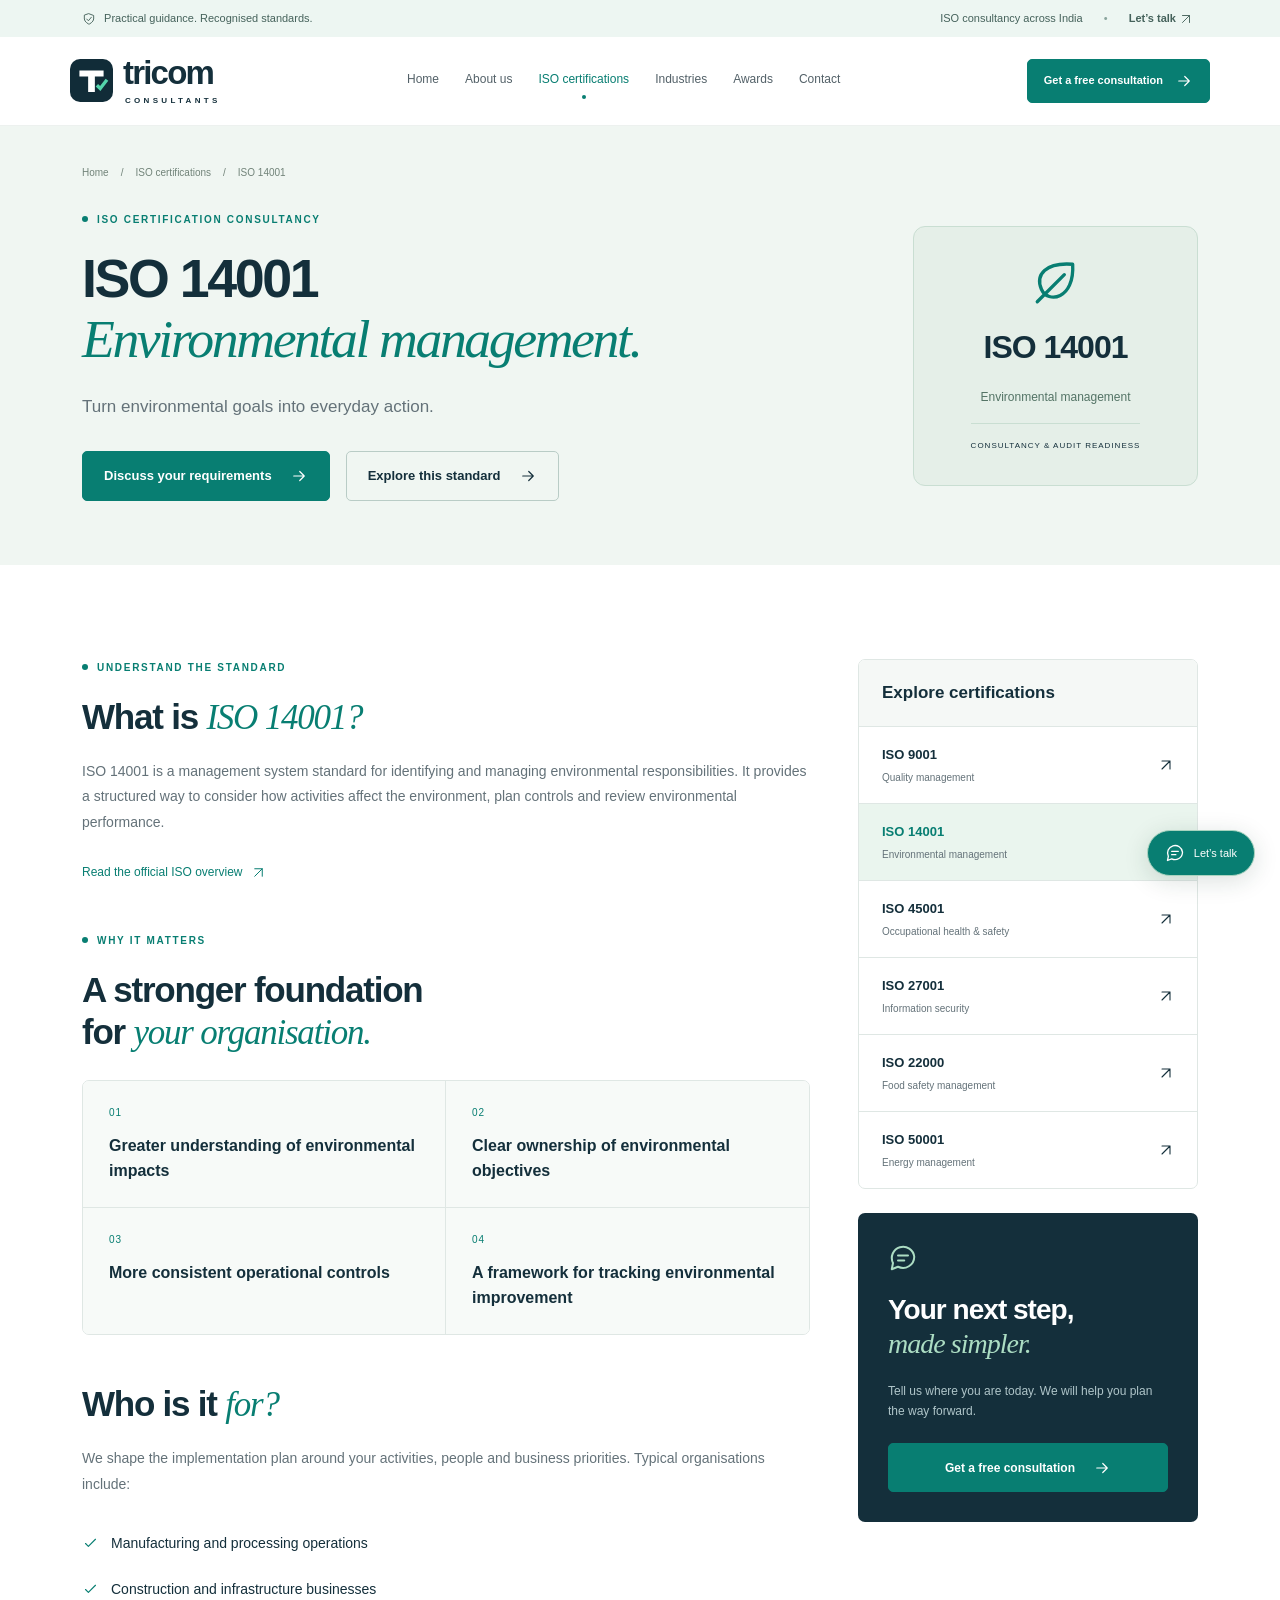
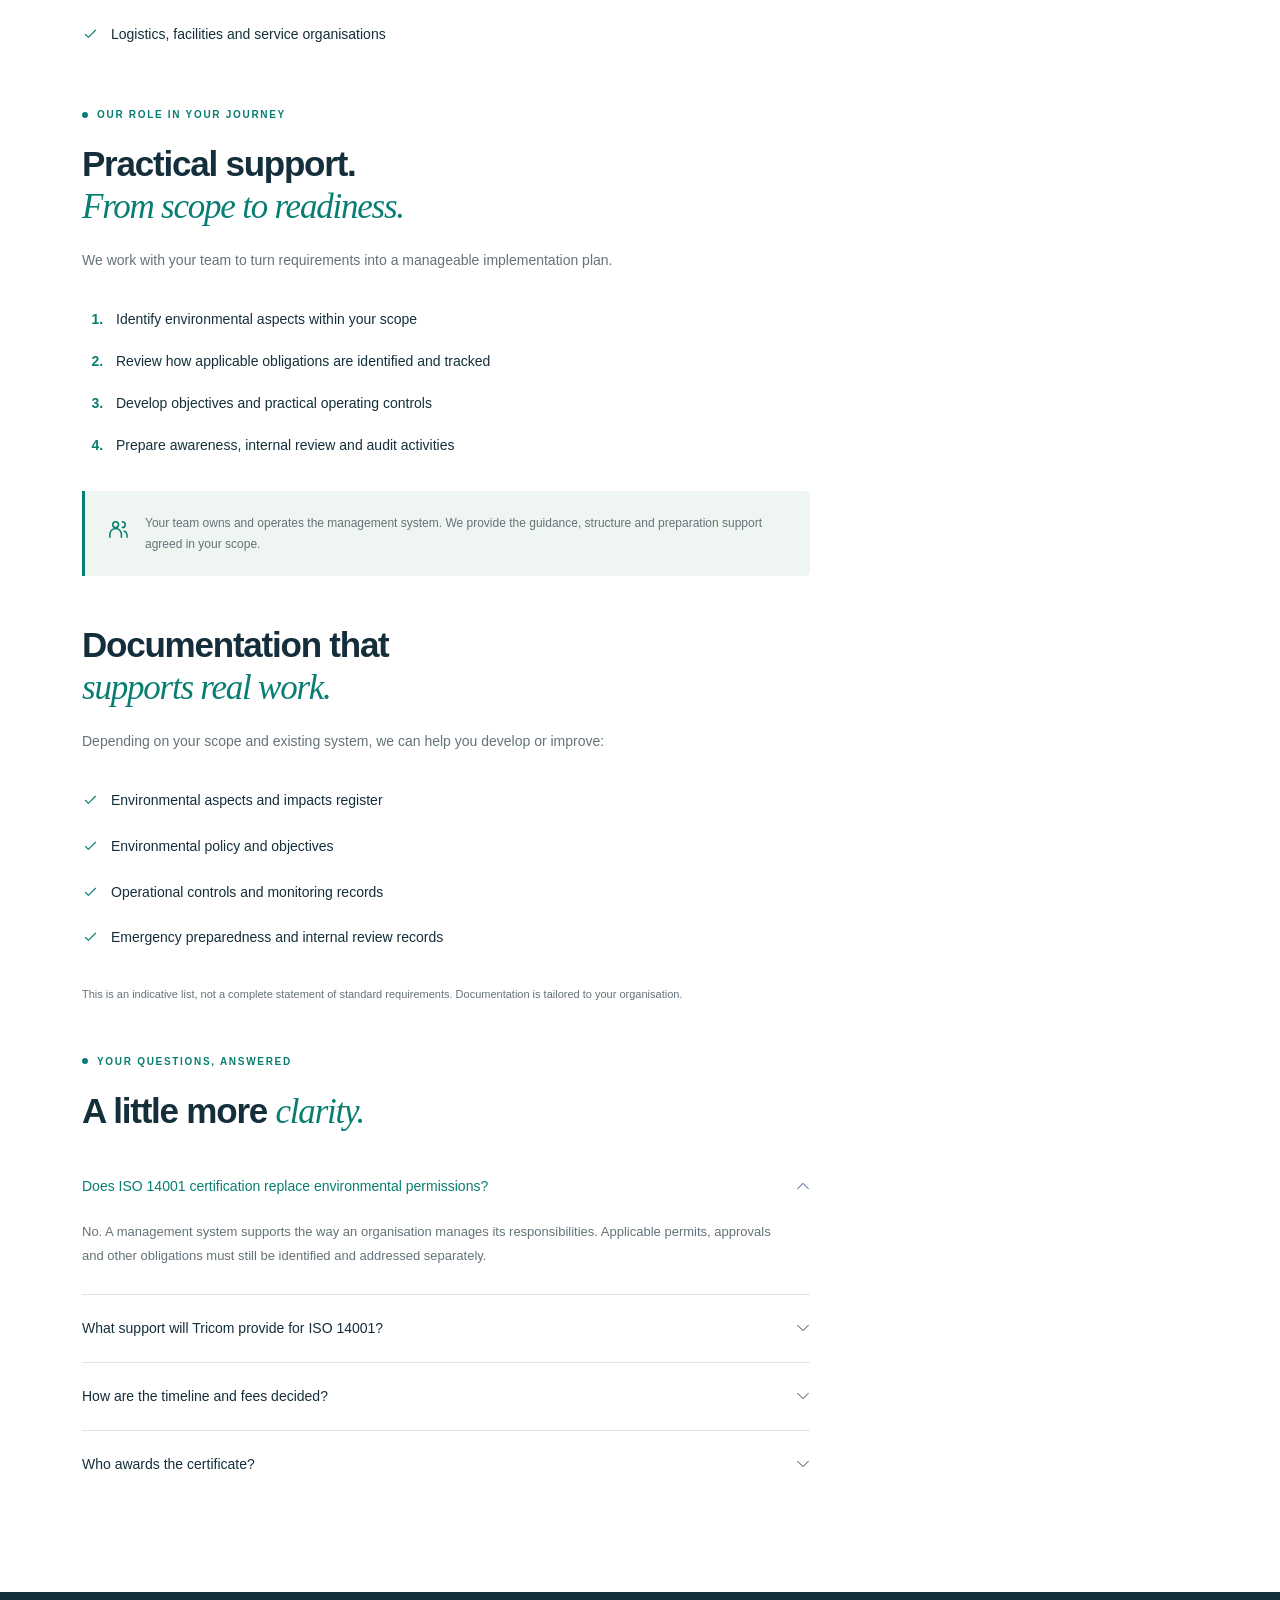
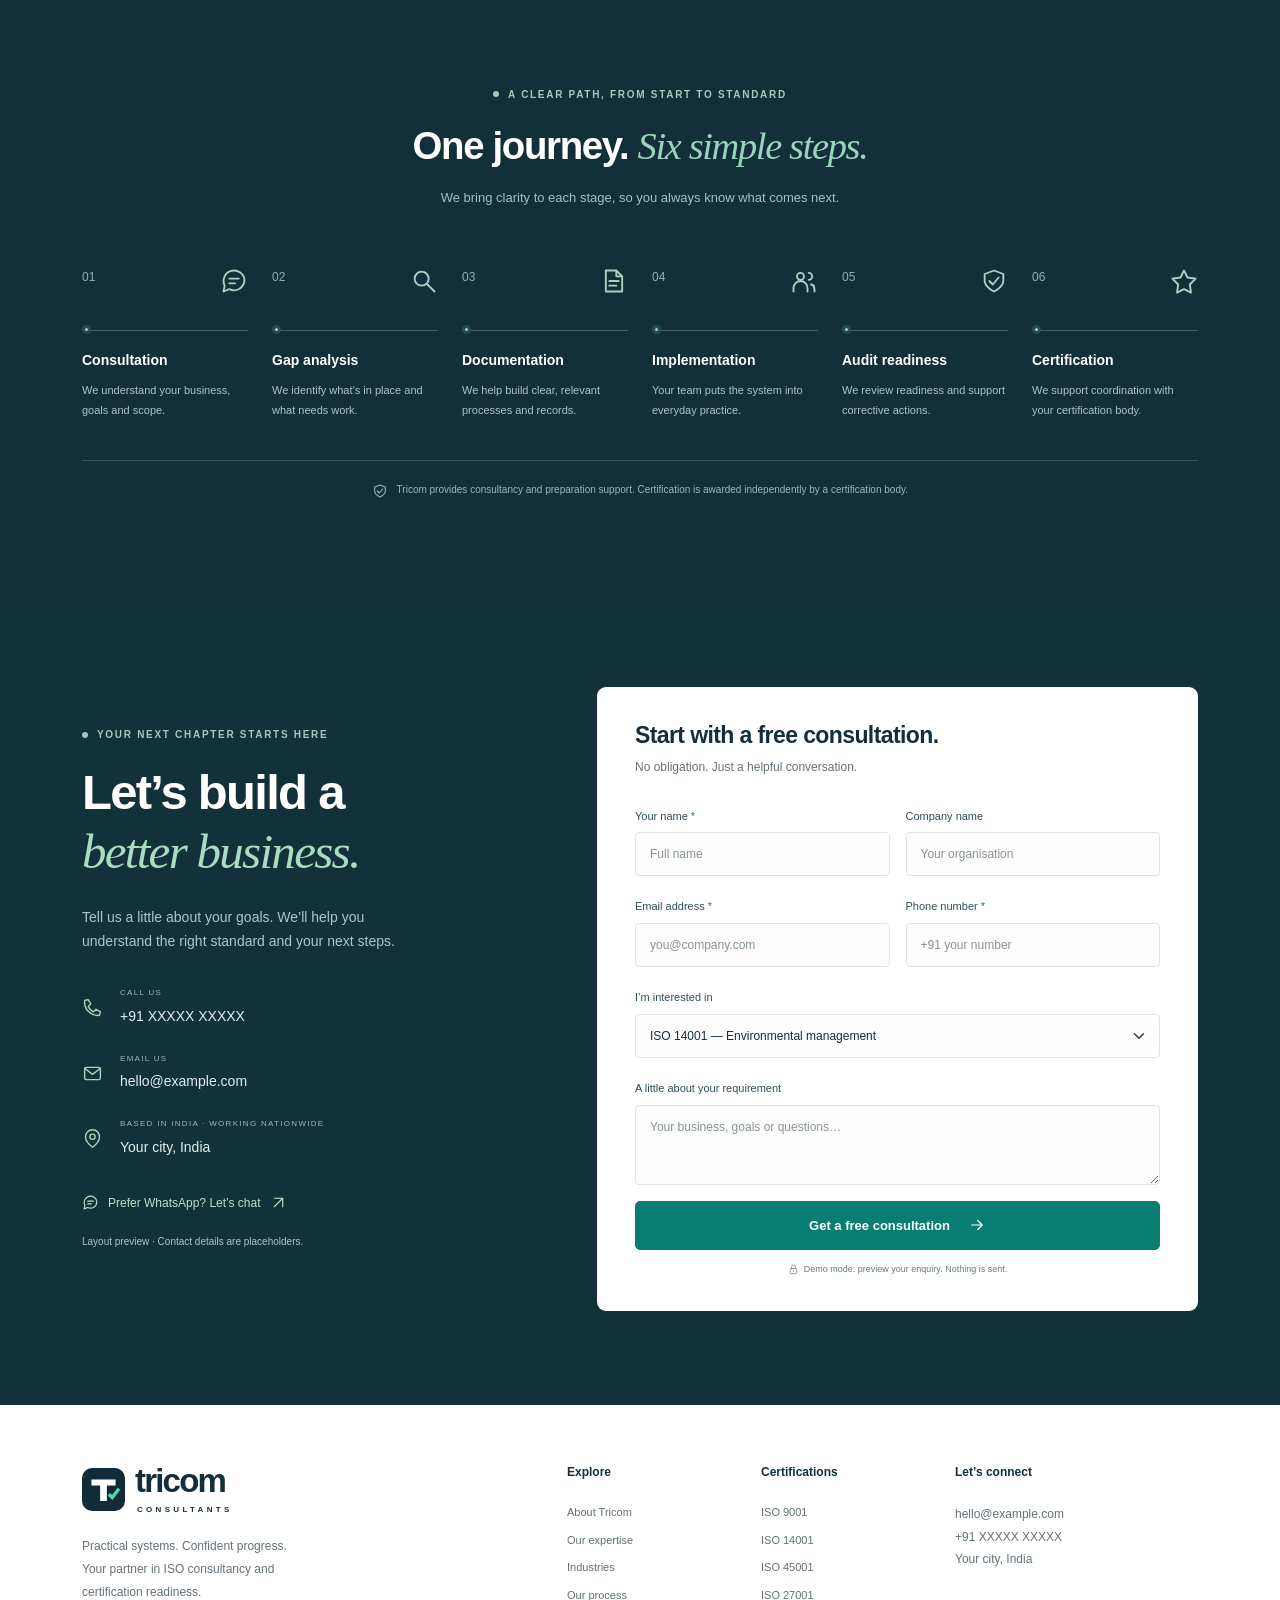
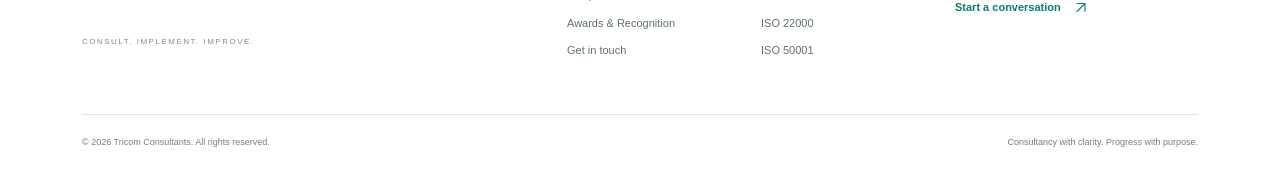
<file: iso-14001.html>
<!doctype html>
<html lang="en"><head><meta charset="utf-8"><meta name="viewport" content="width=device-width, initial-scale=1"><meta name="theme-color" content="#112c38"><title>ISO 14001 Environmental management Consultancy | Tricom Consultants</title><meta name="description" content="ISO 14001 consultancy from Tricom Consultants. Manage your environmental impact with a practical, structured approach. Explore our support, documentation and certification preparation."><link rel="icon" href="assets/images/favicon.svg" type="image/svg+xml"><link rel="stylesheet" href="assets/vendor/bootstrap/bootstrap.min.css"><link rel="stylesheet" href="assets/css/main.css"><link rel="stylesheet" href="assets/css/details.css"></head><body data-standard="ISO 14001"><a class="skip-link" href="#main">Skip to content</a><div class="topbar"><div class="container d-flex justify-content-between gap-3"><span><svg class="icon" viewBox="0 0 24 24" fill="none" stroke="currentColor" stroke-width="1.6" stroke-linecap="round" stroke-linejoin="round" aria-hidden="true"><path d="m12 3 8 3v6c0 5-8 9-8 9s-8-4-8-9V6z"/><path d="m8 12 3 3 5-6"/></svg> Practical guidance. Recognised standards.</span><span class="topbar-right">ISO consultancy across India <span class="topbar-dot">•</span> <a href="contact.html">Let’s talk <svg class="icon" viewBox="0 0 24 24" fill="none" stroke="currentColor" stroke-width="1.6" stroke-linecap="round" stroke-linejoin="round" aria-hidden="true"><path d="M6 18 18 6M6 6h12v12"/></svg></a></span></div></div><header class="site-header"><nav class="navbar navbar-expand-lg container" aria-label="Main navigation"><a class="brand" href="index.html" aria-label="Tricom Consultants home"><img src="assets/images/favicon.svg" width="43" height="43" alt=""><span>tricom<span class="brand-sub">CONSULTANTS</span></span></a><button class="navbar-toggler" type="button" data-bs-toggle="collapse" data-bs-target="#mainNav" aria-controls="mainNav" aria-expanded="false" aria-label="Open navigation"><span class="navbar-toggler-icon"></span></button><div class="collapse navbar-collapse" id="mainNav"><ul class="navbar-nav mx-auto"><li class="nav-item"><a class="nav-link "  href="index.html">Home</a></li><li class="nav-item"><a class="nav-link "  href="about.html">About us</a></li><li class="nav-item"><a class="nav-link active"  href="services.html">ISO certifications</a></li><li class="nav-item"><a class="nav-link "  href="industries.html">Industries</a></li><li class="nav-item"><a class="nav-link "  href="awards.html">Awards</a></li><li class="nav-item"><a class="nav-link "  href="contact.html">Contact</a></li></ul><a class="btn btn-primary" href="contact.html">Get a free consultation<svg class="icon" viewBox="0 0 24 24" fill="none" stroke="currentColor" stroke-width="1.6" stroke-linecap="round" stroke-linejoin="round" aria-hidden="true"><path d="M5 12h14m-6-6 6 6-6 6"/></svg></a></div></nav></header><main id="main">
    <section class="detail-hero">
      <div class="container">
        <nav class="breadcrumb-line" aria-label="Breadcrumb">
          <a href="index.html">Home</a><span aria-hidden="true">/</span>
          <a href="services.html">ISO certifications</a><span aria-hidden="true">/</span>
          <span aria-current="page">ISO 14001</span>
        </nav>
        <div class="row align-items-center g-4">
          <div class="col-lg-8">
            <div class="eyebrow"><span></span>ISO CERTIFICATION CONSULTANCY</div>
            <h1>ISO 14001<br><em>Environmental management.</em></h1>
            <p class="detail-headline">Turn environmental goals into everyday action.</p>
            <div class="d-flex flex-wrap gap-3">
              <a class="btn btn-primary" href="contact.html?standard=ISO%2014001">Discuss your requirements<svg class="icon" viewBox="0 0 24 24" fill="none" stroke="currentColor" stroke-width="1.6" stroke-linecap="round" stroke-linejoin="round" aria-hidden="true"><path d="M5 12h14m-6-6 6 6-6 6"/></svg></a>
              <a class="btn btn-outline-primary" href="#overview">Explore this standard <svg class="icon" viewBox="0 0 24 24" fill="none" stroke="currentColor" stroke-width="1.6" stroke-linecap="round" stroke-linejoin="round" aria-hidden="true"><path d="M5 12h14m-6-6 6 6-6 6"/></svg></a>
            </div>
          </div>
          <div class="col-lg-4">
            <div class="standard-emblem">
              <span class="emblem-icon"><svg class="icon" viewBox="0 0 24 24" fill="none" stroke="currentColor" stroke-width="1.6" stroke-linecap="round" stroke-linejoin="round" aria-hidden="true"><path d="M20 3C7 2 2 8 5 15s16 5 15-12Z"/><path d="M3 21 16 8"/></svg></span>
              <strong>ISO 14001</strong>
              <span>Environmental management</span>
              <div class="emblem-caption">CONSULTANCY &amp; AUDIT READINESS</div>
            </div>
          </div>
        </div>
      </div>
    </section>
    <section class="section detail-section">
      <div class="container">
        <div class="row g-5">
          <div class="col-lg-8">
            <section class="detail-block" id="overview">
              <div class="eyebrow"><span></span>UNDERSTAND THE STANDARD</div>
              <h2>What is <em>ISO 14001?</em></h2>
              <p>ISO 14001 is a management system standard for identifying and managing environmental responsibilities. It provides a structured way to consider how activities affect the environment, plan controls and review environmental performance.</p>
              <a class="detail-source" href="https://www.iso.org/standards/popular/iso-14000-family" target="_blank" rel="noopener noreferrer">Read the official ISO overview <svg class="icon" viewBox="0 0 24 24" fill="none" stroke="currentColor" stroke-width="1.6" stroke-linecap="round" stroke-linejoin="round" aria-hidden="true"><path d="M6 18 18 6M6 6h12v12"/></svg><span class="visually-hidden"> (opens in a new tab)</span></a>
            </section>
            <section class="detail-block" id="benefits">
              <div class="eyebrow"><span></span>WHY IT MATTERS</div>
              <h2>A stronger foundation<br>for <em>your organisation.</em></h2>
              <div class="detail-benefits"><article><span class="detail-number">01</span><h3>Greater understanding of environmental impacts</h3></article><article><span class="detail-number">02</span><h3>Clear ownership of environmental objectives</h3></article><article><span class="detail-number">03</span><h3>More consistent operational controls</h3></article><article><span class="detail-number">04</span><h3>A framework for tracking environmental improvement</h3></article></div>
            </section>
            <section class="detail-block" id="suitability">
              <h2>Who is it <em>for?</em></h2>
              <p>We shape the implementation plan around your activities, people and business priorities. Typical organisations include:</p>
              <ul class="detail-checklist"><li><svg class="icon" viewBox="0 0 24 24" fill="none" stroke="currentColor" stroke-width="1.6" stroke-linecap="round" stroke-linejoin="round" aria-hidden="true"><path d="m5 12 4 4L19 6"/></svg><span>Manufacturing and processing operations</span></li><li><svg class="icon" viewBox="0 0 24 24" fill="none" stroke="currentColor" stroke-width="1.6" stroke-linecap="round" stroke-linejoin="round" aria-hidden="true"><path d="m5 12 4 4L19 6"/></svg><span>Construction and infrastructure businesses</span></li><li><svg class="icon" viewBox="0 0 24 24" fill="none" stroke="currentColor" stroke-width="1.6" stroke-linecap="round" stroke-linejoin="round" aria-hidden="true"><path d="m5 12 4 4L19 6"/></svg><span>Logistics, facilities and service organisations</span></li></ul>
            </section>
            <section class="detail-block" id="support">
              <div class="eyebrow"><span></span>OUR ROLE IN YOUR JOURNEY</div>
              <h2>Practical support.<br><em>From scope to readiness.</em></h2>
              <p>We work with your team to turn requirements into a manageable implementation plan.</p>
              <ol class="detail-support"><li>Identify environmental aspects within your scope</li><li>Review how applicable obligations are identified and tracked</li><li>Develop objectives and practical operating controls</li><li>Prepare awareness, internal review and audit activities</li></ol>
              <div class="detail-note"><svg class="icon" viewBox="0 0 24 24" fill="none" stroke="currentColor" stroke-width="1.6" stroke-linecap="round" stroke-linejoin="round" aria-hidden="true"><circle cx="9" cy="8" r="3"/><path d="M3 21v-3a6 6 0 0 1 12 0v3M16 5a3 3 0 0 1 0 6m2 4c3 0 3 3 3 6"/></svg><p>Your team owns and operates the management system. We provide the guidance, structure and preparation support agreed in your scope.</p></div>
            </section>
            <section class="detail-block" id="documents">
              <h2>Documentation that<br><em>supports real work.</em></h2>
              <p>Depending on your scope and existing system, we can help you develop or improve:</p>
              <ul class="detail-checklist"><li><svg class="icon" viewBox="0 0 24 24" fill="none" stroke="currentColor" stroke-width="1.6" stroke-linecap="round" stroke-linejoin="round" aria-hidden="true"><path d="m5 12 4 4L19 6"/></svg><span>Environmental aspects and impacts register</span></li><li><svg class="icon" viewBox="0 0 24 24" fill="none" stroke="currentColor" stroke-width="1.6" stroke-linecap="round" stroke-linejoin="round" aria-hidden="true"><path d="m5 12 4 4L19 6"/></svg><span>Environmental policy and objectives</span></li><li><svg class="icon" viewBox="0 0 24 24" fill="none" stroke="currentColor" stroke-width="1.6" stroke-linecap="round" stroke-linejoin="round" aria-hidden="true"><path d="m5 12 4 4L19 6"/></svg><span>Operational controls and monitoring records</span></li><li><svg class="icon" viewBox="0 0 24 24" fill="none" stroke="currentColor" stroke-width="1.6" stroke-linecap="round" stroke-linejoin="round" aria-hidden="true"><path d="m5 12 4 4L19 6"/></svg><span>Emergency preparedness and internal review records</span></li></ul>
              <p class="detail-small">This is an indicative list, not a complete statement of standard requirements. Documentation is tailored to your organisation.</p>
            </section>
            <section class="detail-block mb-0" id="detail-faq">
              <div class="eyebrow"><span></span>YOUR QUESTIONS, ANSWERED</div>
              <h2>A little more <em>clarity.</em></h2>
              <div class="accordion accordion-flush" id="detailAccordion">
                
                  <div class="accordion-item">
                    <h3 class="accordion-header"><button class="accordion-button " type="button" data-bs-toggle="collapse" data-bs-target="#detail-answer-0" aria-expanded="true" aria-controls="detail-answer-0">Does ISO 14001 certification replace environmental permissions?</button></h3>
                    <div id="detail-answer-0" class="accordion-collapse collapse show" data-bs-parent="#detailAccordion"><div class="accordion-body">No. A management system supports the way an organisation manages its responsibilities. Applicable permits, approvals and other obligations must still be identified and addressed separately.</div></div>
                  </div>
                  <div class="accordion-item">
                    <h3 class="accordion-header"><button class="accordion-button collapsed" type="button" data-bs-toggle="collapse" data-bs-target="#detail-answer-1" aria-expanded="false" aria-controls="detail-answer-1">What support will Tricom provide for ISO 14001?</button></h3>
                    <div id="detail-answer-1" class="accordion-collapse collapse " data-bs-parent="#detailAccordion"><div class="accordion-body">Environmental aspect assessment, objectives, operational controls, awareness and internal audit support. Your proposal will define the specific activities, deliverables and responsibilities for your project.</div></div>
                  </div>
                  <div class="accordion-item">
                    <h3 class="accordion-header"><button class="accordion-button collapsed" type="button" data-bs-toggle="collapse" data-bs-target="#detail-answer-2" aria-expanded="false" aria-controls="detail-answer-2">How are the timeline and fees decided?</button></h3>
                    <div id="detail-answer-2" class="accordion-collapse collapse " data-bs-parent="#detailAccordion"><div class="accordion-body">We consider your organisation’s size, locations, existing processes and agreed scope. After an initial discussion, we prepare a practical plan and a tailored proposal. The independent certification body sets its own audit arrangements and fees.</div></div>
                  </div>
                  <div class="accordion-item">
                    <h3 class="accordion-header"><button class="accordion-button collapsed" type="button" data-bs-toggle="collapse" data-bs-target="#detail-answer-3" aria-expanded="false" aria-controls="detail-answer-3">Who awards the certificate?</button></h3>
                    <div id="detail-answer-3" class="accordion-collapse collapse " data-bs-parent="#detailAccordion"><div class="accordion-body">Tricom provides consultancy and preparation support. An independent certification body carries out its assessment and makes the certification decision. A consultancy engagement does not guarantee certification.</div></div>
                  </div>
              </div>
            </section>
          </div>
          <aside class="col-lg-4">
            <div class="detail-sidebar">
              <nav class="detail-nav" aria-label="ISO certifications">
                <h2>Explore certifications</h2>
                <a href="iso-9001.html" ><span>ISO 9001<small>Quality management</small></span><svg class="icon" viewBox="0 0 24 24" fill="none" stroke="currentColor" stroke-width="1.6" stroke-linecap="round" stroke-linejoin="round" aria-hidden="true"><path d="M6 18 18 6M6 6h12v12"/></svg></a><a href="iso-14001.html" class="active" aria-current="page"><span>ISO 14001<small>Environmental management</small></span><svg class="icon" viewBox="0 0 24 24" fill="none" stroke="currentColor" stroke-width="1.6" stroke-linecap="round" stroke-linejoin="round" aria-hidden="true"><path d="M6 18 18 6M6 6h12v12"/></svg></a><a href="iso-45001.html" ><span>ISO 45001<small>Occupational health &amp; safety</small></span><svg class="icon" viewBox="0 0 24 24" fill="none" stroke="currentColor" stroke-width="1.6" stroke-linecap="round" stroke-linejoin="round" aria-hidden="true"><path d="M6 18 18 6M6 6h12v12"/></svg></a><a href="iso-27001.html" ><span>ISO 27001<small>Information security</small></span><svg class="icon" viewBox="0 0 24 24" fill="none" stroke="currentColor" stroke-width="1.6" stroke-linecap="round" stroke-linejoin="round" aria-hidden="true"><path d="M6 18 18 6M6 6h12v12"/></svg></a><a href="iso-22000.html" ><span>ISO 22000<small>Food safety management</small></span><svg class="icon" viewBox="0 0 24 24" fill="none" stroke="currentColor" stroke-width="1.6" stroke-linecap="round" stroke-linejoin="round" aria-hidden="true"><path d="M6 18 18 6M6 6h12v12"/></svg></a><a href="iso-50001.html" ><span>ISO 50001<small>Energy management</small></span><svg class="icon" viewBox="0 0 24 24" fill="none" stroke="currentColor" stroke-width="1.6" stroke-linecap="round" stroke-linejoin="round" aria-hidden="true"><path d="M6 18 18 6M6 6h12v12"/></svg></a>
              </nav>
              <div class="detail-cta">
                <svg class="icon" viewBox="0 0 24 24" fill="none" stroke="currentColor" stroke-width="1.6" stroke-linecap="round" stroke-linejoin="round" aria-hidden="true"><path d="M21 11a9 9 0 0 1-13 8l-5 2 1-5A9 9 0 1 1 21 11Z"/><path d="M8 10h8m-8 4h5"/></svg>
                <h2>Your next step,<br><em>made simpler.</em></h2>
                <p>Tell us where you are today. We will help you plan the way forward.</p>
                <a class="btn btn-primary" href="contact.html?standard=ISO%2014001">Get a free consultation<svg class="icon" viewBox="0 0 24 24" fill="none" stroke="currentColor" stroke-width="1.6" stroke-linecap="round" stroke-linejoin="round" aria-hidden="true"><path d="M5 12h14m-6-6 6 6-6 6"/></svg></a>
              </div>
            </div>
          </aside>
        </div>
      </div>
    </section><section class="section process-section" id="process"><div class="container"><div class="section-heading text-center"><div class="eyebrow"><span></span>A CLEAR PATH, FROM START TO STANDARD</div><h2>One journey. <em>Six simple steps.</em></h2><p>We bring clarity to each stage, so you always know what comes next.</p></div><div class="process-grid"><article class="process-step"><div class="step-marker"><span>01</span><svg class="icon" viewBox="0 0 24 24" fill="none" stroke="currentColor" stroke-width="1.6" stroke-linecap="round" stroke-linejoin="round" aria-hidden="true"><path d="M21 11a9 9 0 0 1-13 8l-5 2 1-5A9 9 0 1 1 21 11Z"/><path d="M8 10h8m-8 4h5"/></svg></div><h3>Consultation</h3><p>We understand your business, goals and scope.</p></article><article class="process-step"><div class="step-marker"><span>02</span><svg class="icon" viewBox="0 0 24 24" fill="none" stroke="currentColor" stroke-width="1.6" stroke-linecap="round" stroke-linejoin="round" aria-hidden="true"><circle cx="10" cy="10" r="6"/><path d="m15 15 6 6"/></svg></div><h3>Gap analysis</h3><p>We identify what’s in place and what needs work.</p></article><article class="process-step"><div class="step-marker"><span>03</span><svg class="icon" viewBox="0 0 24 24" fill="none" stroke="currentColor" stroke-width="1.6" stroke-linecap="round" stroke-linejoin="round" aria-hidden="true"><path d="M14 3H5v18h14V8zm0 0v5h5M8 12h8m-8 4h6"/></svg></div><h3>Documentation</h3><p>We help build clear, relevant processes and records.</p></article><article class="process-step"><div class="step-marker"><span>04</span><svg class="icon" viewBox="0 0 24 24" fill="none" stroke="currentColor" stroke-width="1.6" stroke-linecap="round" stroke-linejoin="round" aria-hidden="true"><circle cx="9" cy="8" r="3"/><path d="M3 21v-3a6 6 0 0 1 12 0v3M16 5a3 3 0 0 1 0 6m2 4c3 0 3 3 3 6"/></svg></div><h3>Implementation</h3><p>Your team puts the system into everyday practice.</p></article><article class="process-step"><div class="step-marker"><span>05</span><svg class="icon" viewBox="0 0 24 24" fill="none" stroke="currentColor" stroke-width="1.6" stroke-linecap="round" stroke-linejoin="round" aria-hidden="true"><path d="m12 3 8 3v6c0 5-8 9-8 9s-8-4-8-9V6z"/><path d="m8 12 3 3 5-6"/></svg></div><h3>Audit readiness</h3><p>We review readiness and support corrective actions.</p></article><article class="process-step"><div class="step-marker"><span>06</span><svg class="icon" viewBox="0 0 24 24" fill="none" stroke="currentColor" stroke-width="1.6" stroke-linecap="round" stroke-linejoin="round" aria-hidden="true"><path d="m12 3 3 6 7 1-5 5 1 7-6-3-6 3 1-7-5-5 7-1z"/></svg></div><h3>Certification</h3><p>We support coordination with your certification body.</p></article></div><div class="process-footnote"><svg class="icon" viewBox="0 0 24 24" fill="none" stroke="currentColor" stroke-width="1.6" stroke-linecap="round" stroke-linejoin="round" aria-hidden="true"><path d="m12 3 8 3v6c0 5-8 9-8 9s-8-4-8-9V6z"/><path d="m8 12 3 3 5-6"/></svg> Tricom provides consultancy and preparation support. Certification is awarded independently by a certification body.</div></div></section><section class="section contact-section" id="contact"><div class="container"><div class="row g-5 align-items-center"><div class="col-lg-5 contact-copy"><div class="eyebrow"><span></span>YOUR NEXT CHAPTER STARTS HERE</div><h2>Let’s build a<br><em>better business.</em></h2><p>Tell us a little about your goals. We’ll help you understand the right standard and your next steps.</p><div class="contact-details"><div><svg class="icon" viewBox="0 0 24 24" fill="none" stroke="currentColor" stroke-width="1.6" stroke-linecap="round" stroke-linejoin="round" aria-hidden="true"><path d="m7 3 3 5-3 3a15 15 0 0 0 6 6l3-3 5 3-1 4C10 22 2 14 3 4z"/></svg><span><small>CALL US</small><strong>+91 XXXXX XXXXX</strong></span></div><div><svg class="icon" viewBox="0 0 24 24" fill="none" stroke="currentColor" stroke-width="1.6" stroke-linecap="round" stroke-linejoin="round" aria-hidden="true"><rect x="3" y="5" width="18" height="14" rx="2"/><path d="m3 6 9 7 9-7"/></svg><span><small>EMAIL US</small><strong>hello@example.com</strong></span></div><div><svg class="icon" viewBox="0 0 24 24" fill="none" stroke="currentColor" stroke-width="1.6" stroke-linecap="round" stroke-linejoin="round" aria-hidden="true"><path d="M20 10c0 6-8 12-8 12S4 16 4 10a8 8 0 1 1 16 0Z"/><circle cx="12" cy="10" r="3"/></svg><span><small>BASED IN INDIA · WORKING NATIONWIDE</small><strong>Your city, India</strong></span></div></div><button class="whatsapp-link" type="button" data-whatsapp><svg class="icon" viewBox="0 0 24 24" fill="none" stroke="currentColor" stroke-width="1.6" stroke-linecap="round" stroke-linejoin="round" aria-hidden="true"><path d="M21 11a9 9 0 0 1-13 8l-5 2 1-5A9 9 0 1 1 21 11Z"/><path d="M8 10h8m-8 4h5"/></svg> Prefer WhatsApp? Let’s chat <svg class="icon" viewBox="0 0 24 24" fill="none" stroke="currentColor" stroke-width="1.6" stroke-linecap="round" stroke-linejoin="round" aria-hidden="true"><path d="M6 18 18 6M6 6h12v12"/></svg></button><p class="demo-contact-note">Layout preview · Contact details are placeholders.</p></div><div class="col-lg-7"><div class="enquiry-card"><h3>Start with a free consultation.</h3><p>No obligation. Just a helpful conversation.</p><form id="enquiry-form"><div class="row g-3"><div class="col-sm-6"><label for="full-name" class="form-label">Your name <span>*</span></label><input class="form-control" id="full-name" name="name" autocomplete="name" placeholder="Full name" maxlength="100" required></div><div class="col-sm-6"><label for="company" class="form-label">Company name</label><input class="form-control" id="company" name="company" autocomplete="organization" placeholder="Your organisation" maxlength="150"></div><div class="col-sm-6"><label for="email" class="form-label">Email address <span>*</span></label><input type="email" class="form-control" id="email" name="email" autocomplete="email" placeholder="you@company.com" maxlength="254" required></div><div class="col-sm-6"><label for="phone" class="form-label">Phone number <span>*</span></label><input type="tel" class="form-control" id="phone" name="phone" autocomplete="tel" placeholder="+91 your number" pattern="[+0-9 .]{7,20}" title="Use 7 to 20 characters: digits, spaces, + or dots." maxlength="20" required></div><div class="col-12"><label for="standard" class="form-label">I’m interested in</label><select id="standard" name="standard" class="form-select"><option value="">Help me choose the right standard</option><option value="ISO 9001">ISO 9001 — Quality management</option><option value="ISO 14001">ISO 14001 — Environmental management</option><option value="ISO 45001">ISO 45001 — Occupational health & safety</option><option value="ISO 27001">ISO 27001 — Information security</option><option value="ISO 22000">ISO 22000 — Food safety management</option><option value="ISO 50001">ISO 50001 — Energy management</option><option value="Multiple standards">Multiple standards / other support</option></select></div><div class="col-12"><label for="message" class="form-label">A little about your requirement</label><textarea class="form-control" id="message" name="message" rows="3" maxlength="2000" placeholder="Your business, goals or questions…"></textarea></div><div class="col-12"><button type="submit" class="btn btn-primary w-100">Get a free consultation <svg class="icon" viewBox="0 0 24 24" fill="none" stroke="currentColor" stroke-width="1.6" stroke-linecap="round" stroke-linejoin="round" aria-hidden="true"><path d="M5 12h14m-6-6 6 6-6 6"/></svg></button><p class="form-note"><svg class="icon" viewBox="0 0 24 24" fill="none" stroke="currentColor" stroke-width="1.6" stroke-linecap="round" stroke-linejoin="round" aria-hidden="true"><rect x="5" y="10" width="14" height="11" rx="2"/><path d="M8 10V6a4 4 0 0 1 8 0v4m-4 5v2"/></svg>Demo mode: preview your enquiry. Nothing is sent.</p></div></div></form></div></div></div></div></section></main><footer class="site-footer"><div class="container"><div class="row g-5 footer-main"><div class="col-lg-5"><a class="brand" href="index.html" aria-label="Tricom Consultants home"><img src="assets/images/favicon.svg" width="43" height="43" alt=""><span>tricom<span class="brand-sub">CONSULTANTS</span></span></a><p>Practical systems. Confident progress.<br>Your partner in ISO consultancy and<br>certification readiness.</p><span class="footer-signoff">CONSULT. IMPLEMENT. IMPROVE.</span></div><div class="col-6 col-lg-2"><h2>Explore</h2><a href="about.html">About Tricom</a><a href="services.html">Our expertise</a><a href="industries.html">Industries</a><a href="index.html#process">Our process</a><a href="awards.html">Awards &amp; Recognition</a><a href="contact.html">Get in touch</a></div><div class="col-6 col-lg-2"><h2>Certifications</h2><a href="iso-9001.html">ISO 9001</a><a href="iso-14001.html">ISO 14001</a><a href="iso-45001.html">ISO 45001</a><a href="iso-27001.html">ISO 27001</a><a href="iso-22000.html">ISO 22000</a><a href="iso-50001.html">ISO 50001</a></div><div class="col-lg-3"><h2>Let’s connect</h2><p>hello@example.com<br>+91 XXXXX XXXXX<br>Your city, India</p><a class="footer-cta" href="contact.html">Start a conversation <svg class="icon" viewBox="0 0 24 24" fill="none" stroke="currentColor" stroke-width="1.6" stroke-linecap="round" stroke-linejoin="round" aria-hidden="true"><path d="M6 18 18 6M6 6h12v12"/></svg></a></div></div><div class="footer-bottom"><span>&copy; <span id="year">2026</span> Tricom Consultants. All rights reserved.</span><span>Consultancy with clarity. Progress with purpose.</span></div></div></footer><button class="floating-contact" type="button" data-whatsapp aria-label="Chat about ISO consultancy"><svg class="icon" viewBox="0 0 24 24" fill="none" stroke="currentColor" stroke-width="1.6" stroke-linecap="round" stroke-linejoin="round" aria-hidden="true"><path d="M21 11a9 9 0 0 1-13 8l-5 2 1-5A9 9 0 1 1 21 11Z"/><path d="M8 10h8m-8 4h5"/></svg><span>Let’s talk</span></button><button class="back-top" type="button" aria-label="Back to top" hidden>↑</button><div class="modal fade" id="standardModal" tabindex="-1" aria-labelledby="standard-title" aria-hidden="true"><div class="modal-dialog modal-dialog-centered"><div class="modal-content"><div class="modal-header"><span class="eyebrow mb-0">ISO CONSULTANCY</span><button type="button" class="btn-close" data-bs-dismiss="modal" aria-label="Close"></button></div><div class="modal-body"><h2 id="standard-title"></h2><h3 id="standard-name"></h3><p id="standard-description"></p><div class="modal-scope"><h4>How we can help</h4><p id="standard-scope"></p></div><p class="small">Certification is awarded by an independent certification body following its assessment.</p></div><div class="modal-footer"><a id="standard-details" class="btn btn-outline-primary" href="services.html">More details</a><a id="standard-enquire" class="btn btn-primary" href="contact.html">Discuss this standard <svg class="icon" viewBox="0 0 24 24" fill="none" stroke="currentColor" stroke-width="1.6" stroke-linecap="round" stroke-linejoin="round" aria-hidden="true"><path d="M5 12h14m-6-6 6 6-6 6"/></svg></a></div></div></div></div><div class="modal fade" id="enquiryModal" tabindex="-1" aria-labelledby="enquiry-title" aria-hidden="true"><div class="modal-dialog modal-dialog-centered"><div class="modal-content"><div class="modal-header"><h2 class="modal-title fs-4" id="enquiry-title">Your enquiry preview</h2><button type="button" class="btn-close" data-bs-dismiss="modal" aria-label="Close"></button></div><div class="modal-body"><p id="enquiry-status" role="status"></p><pre id="enquiry-preview"></pre></div><div class="modal-footer"><button class="btn btn-outline-primary" id="download-enquiry" type="button">Download enquiry <svg class="icon" viewBox="0 0 24 24" fill="none" stroke="currentColor" stroke-width="1.6" stroke-linecap="round" stroke-linejoin="round" aria-hidden="true"><path d="M14 3H5v18h14V8zm0 0v5h5M8 12h8m-8 4h6"/></svg></button><a class="btn btn-primary" id="send-enquiry" hidden>Open email app <svg class="icon" viewBox="0 0 24 24" fill="none" stroke="currentColor" stroke-width="1.6" stroke-linecap="round" stroke-linejoin="round" aria-hidden="true"><path d="M5 12h14m-6-6 6 6-6 6"/></svg></a></div></div></div></div><div class="modal fade" id="whatsappModal" tabindex="-1" aria-labelledby="whatsapp-title" aria-hidden="true"><div class="modal-dialog modal-dialog-centered"><div class="modal-content"><div class="modal-header"><h2 class="modal-title fs-4" id="whatsapp-title">Let’s connect</h2><button type="button" class="btn-close" data-bs-dismiss="modal" aria-label="Close"></button></div><div class="modal-body"><p>WhatsApp will be available once the official business number is added. You can explore the enquiry form in the meantime.</p><a class="btn btn-primary" href="contact.html">Prepare an enquiry<svg class="icon" viewBox="0 0 24 24" fill="none" stroke="currentColor" stroke-width="1.6" stroke-linecap="round" stroke-linejoin="round" aria-hidden="true"><path d="M5 12h14m-6-6 6 6-6 6"/></svg></a></div></div></div></div><script src="assets/vendor/bootstrap/bootstrap.bundle.min.js" defer></script><script src="assets/js/site-config.js" defer></script><script src="assets/js/main.js" defer></script></body></html>
</file>
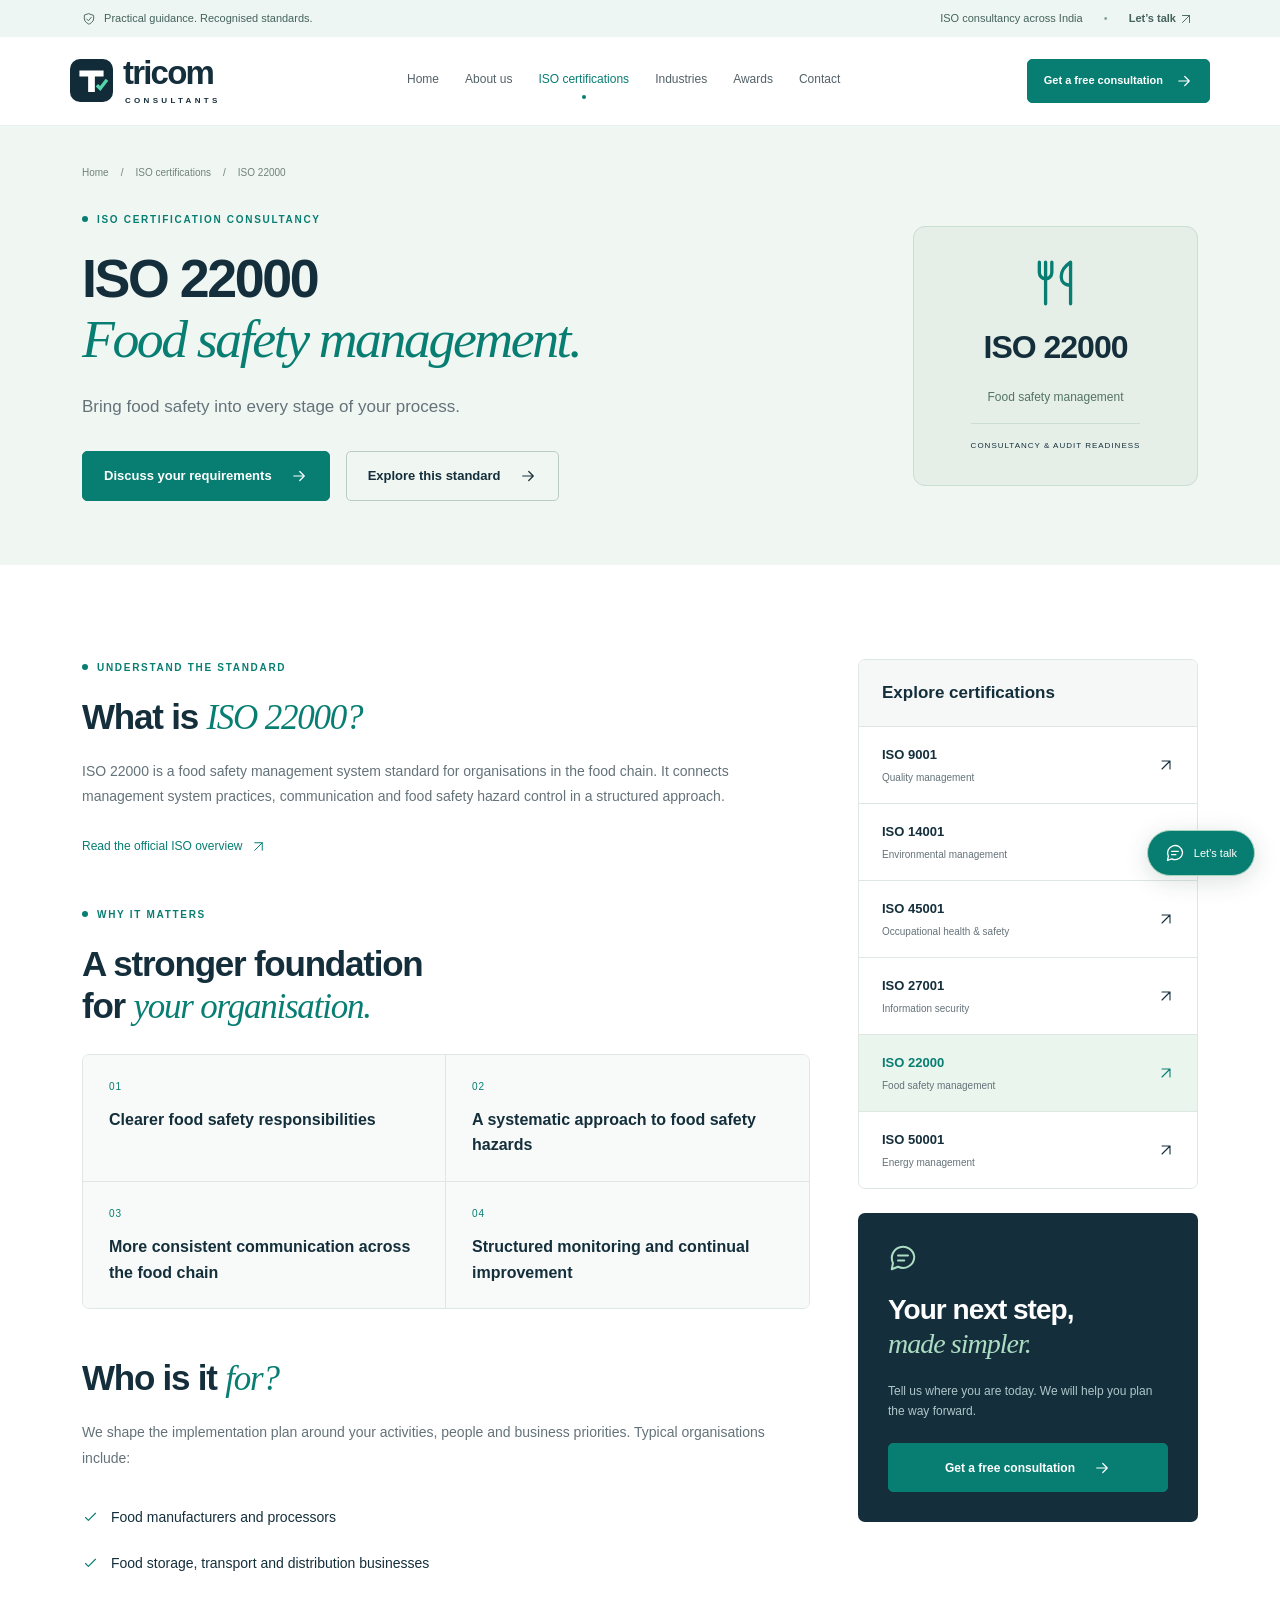
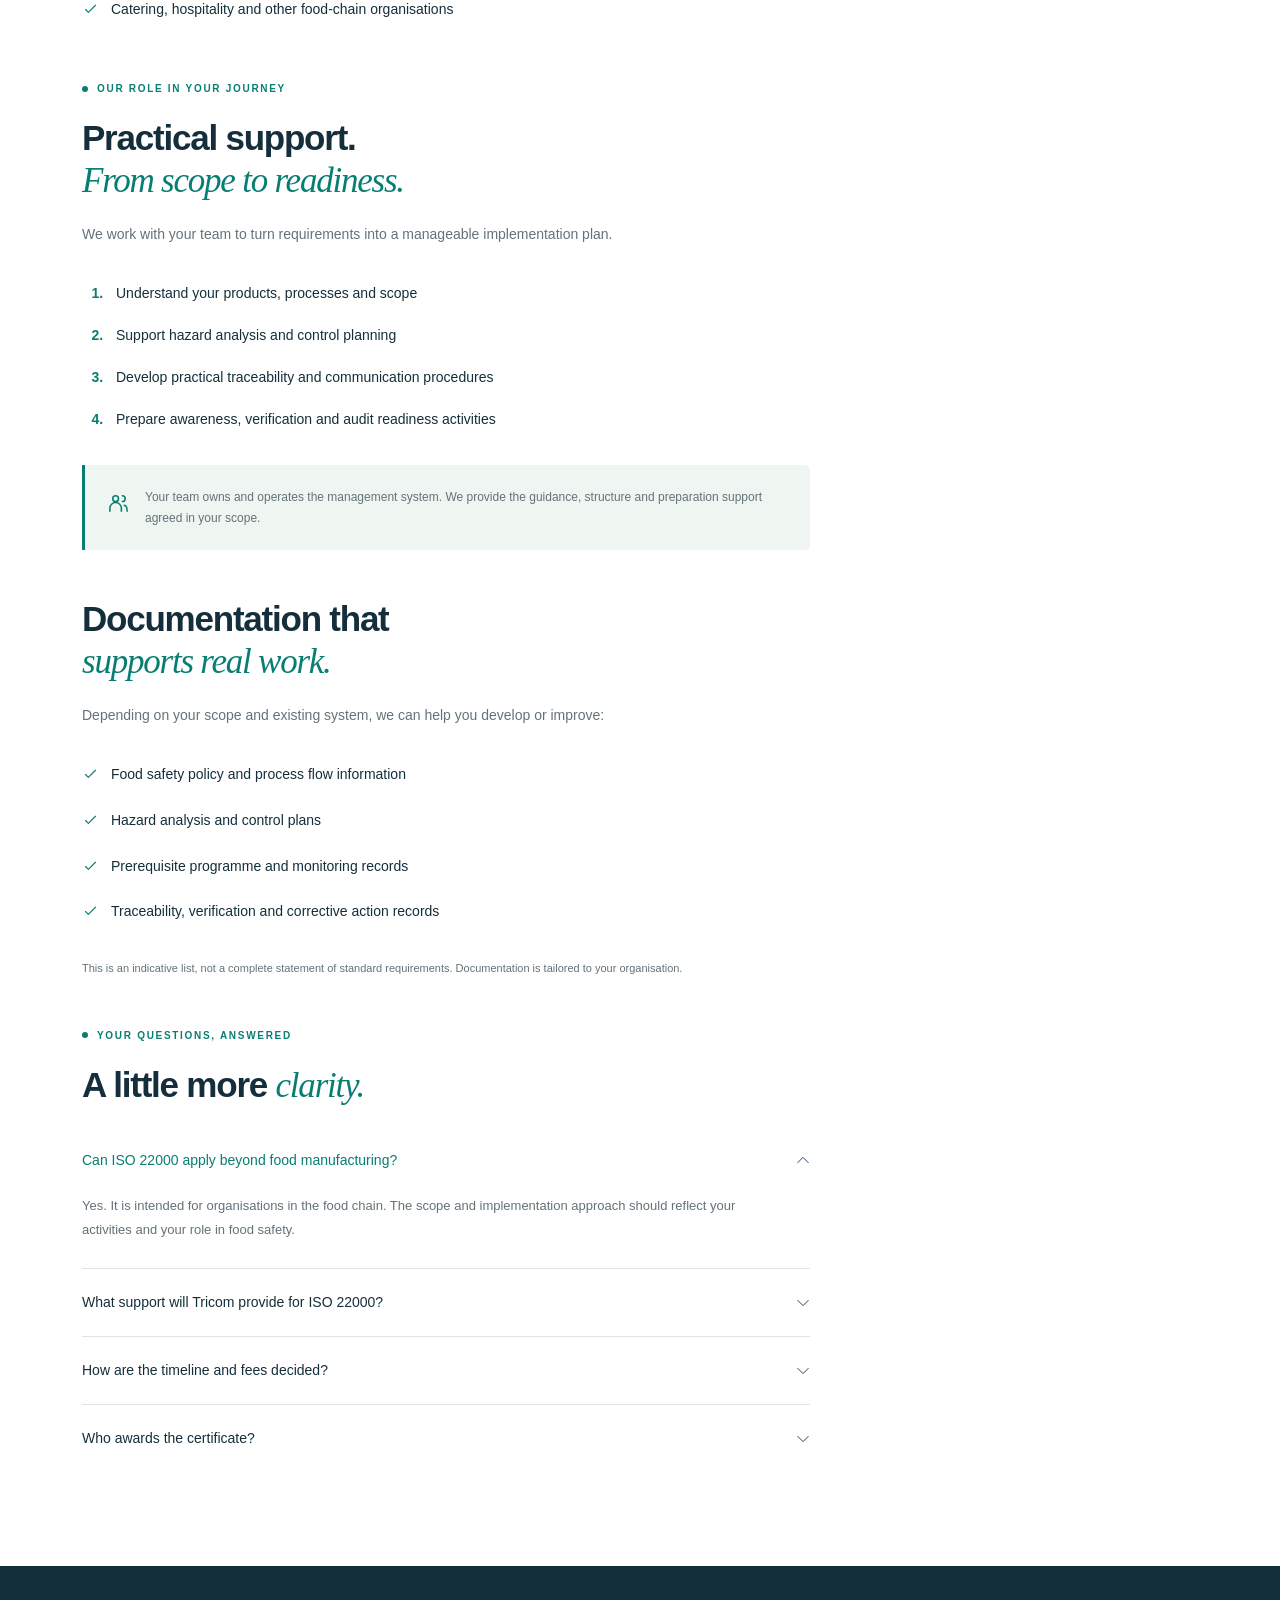
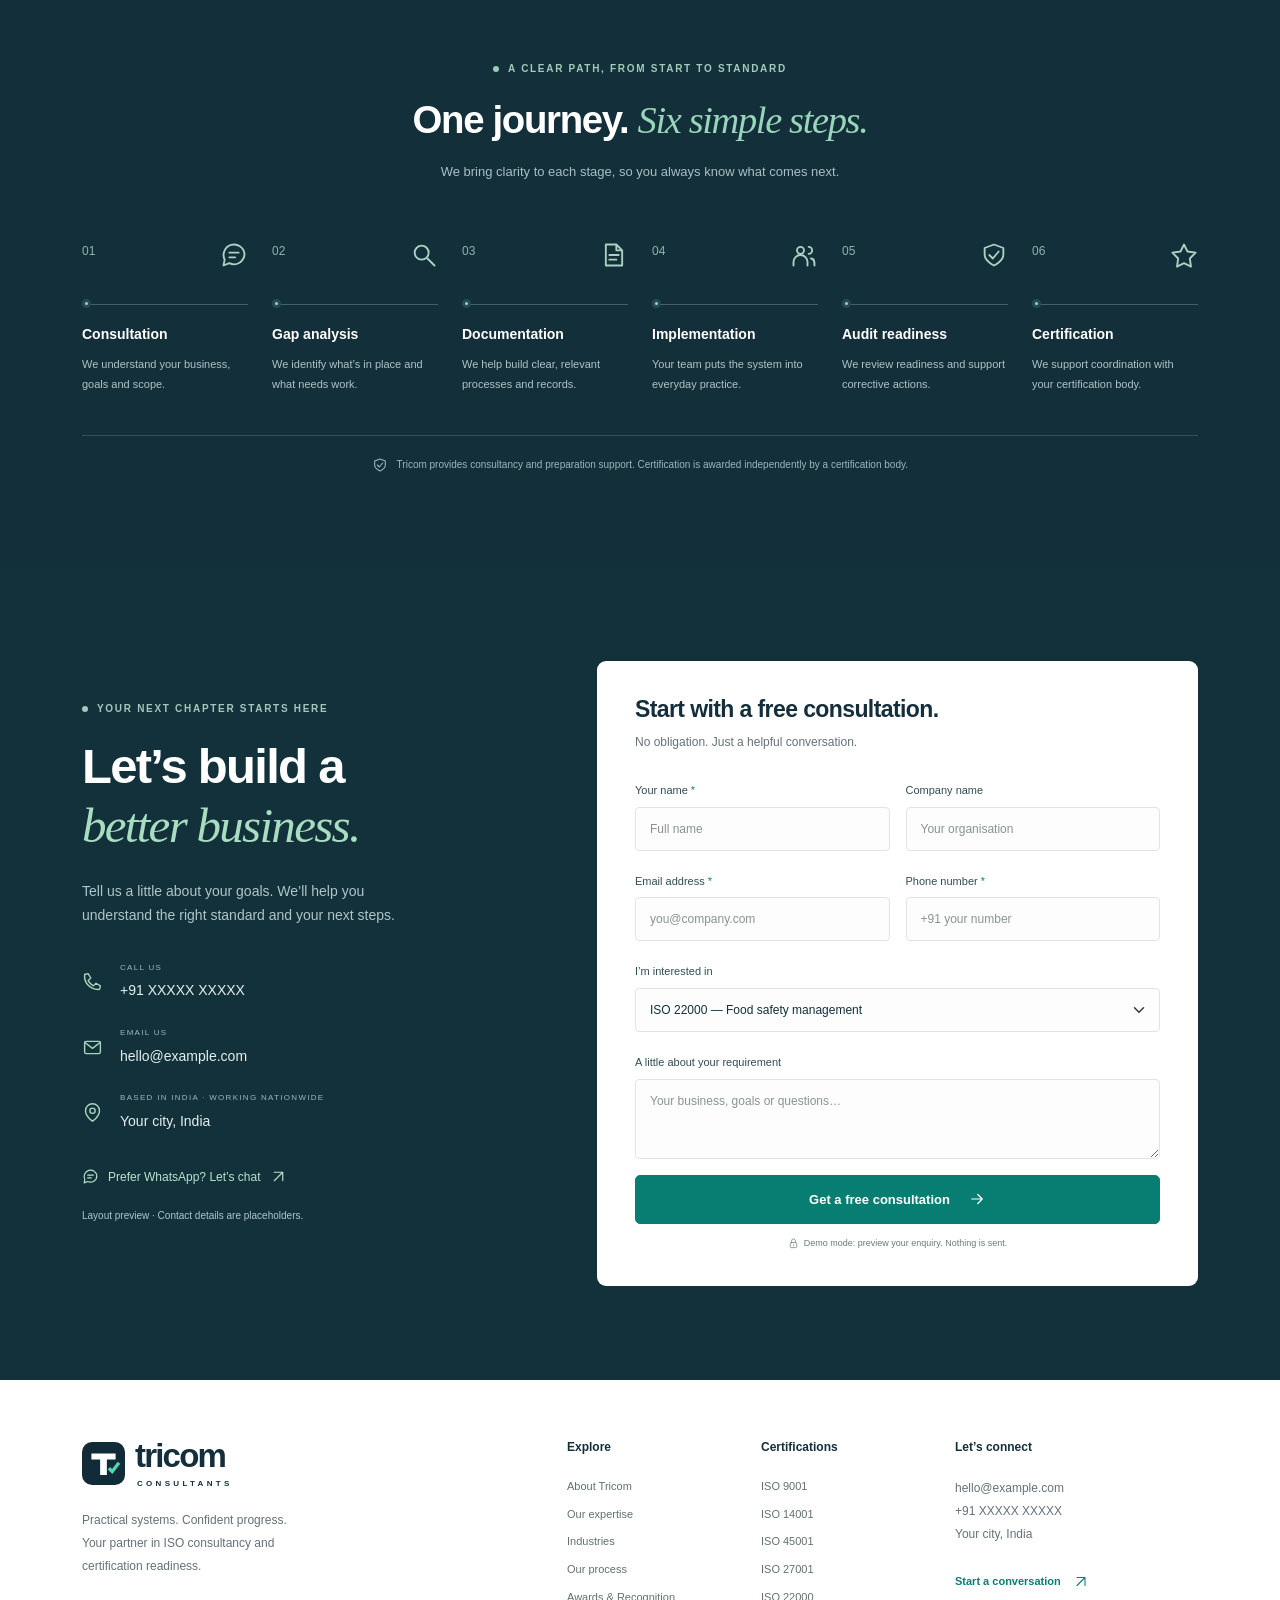
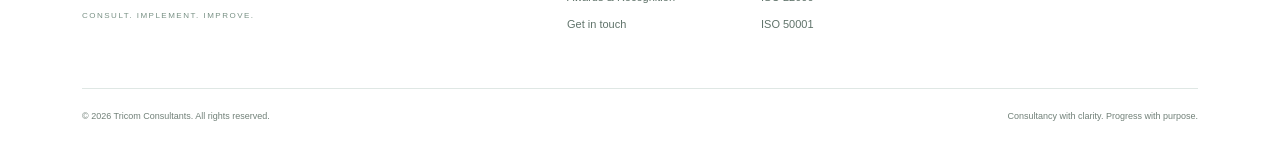
<file: iso-22000.html>
<!doctype html>
<html lang="en"><head><meta charset="utf-8"><meta name="viewport" content="width=device-width, initial-scale=1"><meta name="theme-color" content="#112c38"><title>ISO 22000 Food safety management Consultancy | Tricom Consultants</title><meta name="description" content="ISO 22000 consultancy from Tricom Consultants. Bring a systematic approach to food safety across your operations. Explore our support, documentation and certification preparation."><link rel="icon" href="assets/images/favicon.svg" type="image/svg+xml"><link rel="stylesheet" href="assets/vendor/bootstrap/bootstrap.min.css"><link rel="stylesheet" href="assets/css/main.css"><link rel="stylesheet" href="assets/css/details.css"></head><body data-standard="ISO 22000"><a class="skip-link" href="#main">Skip to content</a><div class="topbar"><div class="container d-flex justify-content-between gap-3"><span><svg class="icon" viewBox="0 0 24 24" fill="none" stroke="currentColor" stroke-width="1.6" stroke-linecap="round" stroke-linejoin="round" aria-hidden="true"><path d="m12 3 8 3v6c0 5-8 9-8 9s-8-4-8-9V6z"/><path d="m8 12 3 3 5-6"/></svg> Practical guidance. Recognised standards.</span><span class="topbar-right">ISO consultancy across India <span class="topbar-dot">•</span> <a href="contact.html">Let’s talk <svg class="icon" viewBox="0 0 24 24" fill="none" stroke="currentColor" stroke-width="1.6" stroke-linecap="round" stroke-linejoin="round" aria-hidden="true"><path d="M6 18 18 6M6 6h12v12"/></svg></a></span></div></div><header class="site-header"><nav class="navbar navbar-expand-lg container" aria-label="Main navigation"><a class="brand" href="index.html" aria-label="Tricom Consultants home"><img src="assets/images/favicon.svg" width="43" height="43" alt=""><span>tricom<span class="brand-sub">CONSULTANTS</span></span></a><button class="navbar-toggler" type="button" data-bs-toggle="collapse" data-bs-target="#mainNav" aria-controls="mainNav" aria-expanded="false" aria-label="Open navigation"><span class="navbar-toggler-icon"></span></button><div class="collapse navbar-collapse" id="mainNav"><ul class="navbar-nav mx-auto"><li class="nav-item"><a class="nav-link "  href="index.html">Home</a></li><li class="nav-item"><a class="nav-link "  href="about.html">About us</a></li><li class="nav-item"><a class="nav-link active"  href="services.html">ISO certifications</a></li><li class="nav-item"><a class="nav-link "  href="industries.html">Industries</a></li><li class="nav-item"><a class="nav-link "  href="awards.html">Awards</a></li><li class="nav-item"><a class="nav-link "  href="contact.html">Contact</a></li></ul><a class="btn btn-primary" href="contact.html">Get a free consultation<svg class="icon" viewBox="0 0 24 24" fill="none" stroke="currentColor" stroke-width="1.6" stroke-linecap="round" stroke-linejoin="round" aria-hidden="true"><path d="M5 12h14m-6-6 6 6-6 6"/></svg></a></div></nav></header><main id="main">
    <section class="detail-hero">
      <div class="container">
        <nav class="breadcrumb-line" aria-label="Breadcrumb">
          <a href="index.html">Home</a><span aria-hidden="true">/</span>
          <a href="services.html">ISO certifications</a><span aria-hidden="true">/</span>
          <span aria-current="page">ISO 22000</span>
        </nav>
        <div class="row align-items-center g-4">
          <div class="col-lg-8">
            <div class="eyebrow"><span></span>ISO CERTIFICATION CONSULTANCY</div>
            <h1>ISO 22000<br><em>Food safety management.</em></h1>
            <p class="detail-headline">Bring food safety into every stage of your process.</p>
            <div class="d-flex flex-wrap gap-3">
              <a class="btn btn-primary" href="contact.html?standard=ISO%2022000">Discuss your requirements<svg class="icon" viewBox="0 0 24 24" fill="none" stroke="currentColor" stroke-width="1.6" stroke-linecap="round" stroke-linejoin="round" aria-hidden="true"><path d="M5 12h14m-6-6 6 6-6 6"/></svg></a>
              <a class="btn btn-outline-primary" href="#overview">Explore this standard <svg class="icon" viewBox="0 0 24 24" fill="none" stroke="currentColor" stroke-width="1.6" stroke-linecap="round" stroke-linejoin="round" aria-hidden="true"><path d="M5 12h14m-6-6 6 6-6 6"/></svg></a>
            </div>
          </div>
          <div class="col-lg-4">
            <div class="standard-emblem">
              <span class="emblem-icon"><svg class="icon" viewBox="0 0 24 24" fill="none" stroke="currentColor" stroke-width="1.6" stroke-linecap="round" stroke-linejoin="round" aria-hidden="true"><path d="M7 2v8m-3-8v5a3 3 0 0 0 6 0V2M7 10v12M19 2c-6 4-6 11 0 11V2Zm0 11v9"/></svg></span>
              <strong>ISO 22000</strong>
              <span>Food safety management</span>
              <div class="emblem-caption">CONSULTANCY &amp; AUDIT READINESS</div>
            </div>
          </div>
        </div>
      </div>
    </section>
    <section class="section detail-section">
      <div class="container">
        <div class="row g-5">
          <div class="col-lg-8">
            <section class="detail-block" id="overview">
              <div class="eyebrow"><span></span>UNDERSTAND THE STANDARD</div>
              <h2>What is <em>ISO 22000?</em></h2>
              <p>ISO 22000 is a food safety management system standard for organisations in the food chain. It connects management system practices, communication and food safety hazard control in a structured approach.</p>
              <a class="detail-source" href="https://www.iso.org/iso-22000-food-safety-management.html" target="_blank" rel="noopener noreferrer">Read the official ISO overview <svg class="icon" viewBox="0 0 24 24" fill="none" stroke="currentColor" stroke-width="1.6" stroke-linecap="round" stroke-linejoin="round" aria-hidden="true"><path d="M6 18 18 6M6 6h12v12"/></svg><span class="visually-hidden"> (opens in a new tab)</span></a>
            </section>
            <section class="detail-block" id="benefits">
              <div class="eyebrow"><span></span>WHY IT MATTERS</div>
              <h2>A stronger foundation<br>for <em>your organisation.</em></h2>
              <div class="detail-benefits"><article><span class="detail-number">01</span><h3>Clearer food safety responsibilities</h3></article><article><span class="detail-number">02</span><h3>A systematic approach to food safety hazards</h3></article><article><span class="detail-number">03</span><h3>More consistent communication across the food chain</h3></article><article><span class="detail-number">04</span><h3>Structured monitoring and continual improvement</h3></article></div>
            </section>
            <section class="detail-block" id="suitability">
              <h2>Who is it <em>for?</em></h2>
              <p>We shape the implementation plan around your activities, people and business priorities. Typical organisations include:</p>
              <ul class="detail-checklist"><li><svg class="icon" viewBox="0 0 24 24" fill="none" stroke="currentColor" stroke-width="1.6" stroke-linecap="round" stroke-linejoin="round" aria-hidden="true"><path d="m5 12 4 4L19 6"/></svg><span>Food manufacturers and processors</span></li><li><svg class="icon" viewBox="0 0 24 24" fill="none" stroke="currentColor" stroke-width="1.6" stroke-linecap="round" stroke-linejoin="round" aria-hidden="true"><path d="m5 12 4 4L19 6"/></svg><span>Food storage, transport and distribution businesses</span></li><li><svg class="icon" viewBox="0 0 24 24" fill="none" stroke="currentColor" stroke-width="1.6" stroke-linecap="round" stroke-linejoin="round" aria-hidden="true"><path d="m5 12 4 4L19 6"/></svg><span>Catering, hospitality and other food-chain organisations</span></li></ul>
            </section>
            <section class="detail-block" id="support">
              <div class="eyebrow"><span></span>OUR ROLE IN YOUR JOURNEY</div>
              <h2>Practical support.<br><em>From scope to readiness.</em></h2>
              <p>We work with your team to turn requirements into a manageable implementation plan.</p>
              <ol class="detail-support"><li>Understand your products, processes and scope</li><li>Support hazard analysis and control planning</li><li>Develop practical traceability and communication procedures</li><li>Prepare awareness, verification and audit readiness activities</li></ol>
              <div class="detail-note"><svg class="icon" viewBox="0 0 24 24" fill="none" stroke="currentColor" stroke-width="1.6" stroke-linecap="round" stroke-linejoin="round" aria-hidden="true"><circle cx="9" cy="8" r="3"/><path d="M3 21v-3a6 6 0 0 1 12 0v3M16 5a3 3 0 0 1 0 6m2 4c3 0 3 3 3 6"/></svg><p>Your team owns and operates the management system. We provide the guidance, structure and preparation support agreed in your scope.</p></div>
            </section>
            <section class="detail-block" id="documents">
              <h2>Documentation that<br><em>supports real work.</em></h2>
              <p>Depending on your scope and existing system, we can help you develop or improve:</p>
              <ul class="detail-checklist"><li><svg class="icon" viewBox="0 0 24 24" fill="none" stroke="currentColor" stroke-width="1.6" stroke-linecap="round" stroke-linejoin="round" aria-hidden="true"><path d="m5 12 4 4L19 6"/></svg><span>Food safety policy and process flow information</span></li><li><svg class="icon" viewBox="0 0 24 24" fill="none" stroke="currentColor" stroke-width="1.6" stroke-linecap="round" stroke-linejoin="round" aria-hidden="true"><path d="m5 12 4 4L19 6"/></svg><span>Hazard analysis and control plans</span></li><li><svg class="icon" viewBox="0 0 24 24" fill="none" stroke="currentColor" stroke-width="1.6" stroke-linecap="round" stroke-linejoin="round" aria-hidden="true"><path d="m5 12 4 4L19 6"/></svg><span>Prerequisite programme and monitoring records</span></li><li><svg class="icon" viewBox="0 0 24 24" fill="none" stroke="currentColor" stroke-width="1.6" stroke-linecap="round" stroke-linejoin="round" aria-hidden="true"><path d="m5 12 4 4L19 6"/></svg><span>Traceability, verification and corrective action records</span></li></ul>
              <p class="detail-small">This is an indicative list, not a complete statement of standard requirements. Documentation is tailored to your organisation.</p>
            </section>
            <section class="detail-block mb-0" id="detail-faq">
              <div class="eyebrow"><span></span>YOUR QUESTIONS, ANSWERED</div>
              <h2>A little more <em>clarity.</em></h2>
              <div class="accordion accordion-flush" id="detailAccordion">
                
                  <div class="accordion-item">
                    <h3 class="accordion-header"><button class="accordion-button " type="button" data-bs-toggle="collapse" data-bs-target="#detail-answer-0" aria-expanded="true" aria-controls="detail-answer-0">Can ISO 22000 apply beyond food manufacturing?</button></h3>
                    <div id="detail-answer-0" class="accordion-collapse collapse show" data-bs-parent="#detailAccordion"><div class="accordion-body">Yes. It is intended for organisations in the food chain. The scope and implementation approach should reflect your activities and your role in food safety.</div></div>
                  </div>
                  <div class="accordion-item">
                    <h3 class="accordion-header"><button class="accordion-button collapsed" type="button" data-bs-toggle="collapse" data-bs-target="#detail-answer-1" aria-expanded="false" aria-controls="detail-answer-1">What support will Tricom provide for ISO 22000?</button></h3>
                    <div id="detail-answer-1" class="accordion-collapse collapse " data-bs-parent="#detailAccordion"><div class="accordion-body">Food safety hazard analysis, prerequisite programmes, traceability, team awareness and audit preparation. Your proposal will define the specific activities, deliverables and responsibilities for your project.</div></div>
                  </div>
                  <div class="accordion-item">
                    <h3 class="accordion-header"><button class="accordion-button collapsed" type="button" data-bs-toggle="collapse" data-bs-target="#detail-answer-2" aria-expanded="false" aria-controls="detail-answer-2">How are the timeline and fees decided?</button></h3>
                    <div id="detail-answer-2" class="accordion-collapse collapse " data-bs-parent="#detailAccordion"><div class="accordion-body">We consider your organisation’s size, locations, existing processes and agreed scope. After an initial discussion, we prepare a practical plan and a tailored proposal. The independent certification body sets its own audit arrangements and fees.</div></div>
                  </div>
                  <div class="accordion-item">
                    <h3 class="accordion-header"><button class="accordion-button collapsed" type="button" data-bs-toggle="collapse" data-bs-target="#detail-answer-3" aria-expanded="false" aria-controls="detail-answer-3">Who awards the certificate?</button></h3>
                    <div id="detail-answer-3" class="accordion-collapse collapse " data-bs-parent="#detailAccordion"><div class="accordion-body">Tricom provides consultancy and preparation support. An independent certification body carries out its assessment and makes the certification decision. A consultancy engagement does not guarantee certification.</div></div>
                  </div>
              </div>
            </section>
          </div>
          <aside class="col-lg-4">
            <div class="detail-sidebar">
              <nav class="detail-nav" aria-label="ISO certifications">
                <h2>Explore certifications</h2>
                <a href="iso-9001.html" ><span>ISO 9001<small>Quality management</small></span><svg class="icon" viewBox="0 0 24 24" fill="none" stroke="currentColor" stroke-width="1.6" stroke-linecap="round" stroke-linejoin="round" aria-hidden="true"><path d="M6 18 18 6M6 6h12v12"/></svg></a><a href="iso-14001.html" ><span>ISO 14001<small>Environmental management</small></span><svg class="icon" viewBox="0 0 24 24" fill="none" stroke="currentColor" stroke-width="1.6" stroke-linecap="round" stroke-linejoin="round" aria-hidden="true"><path d="M6 18 18 6M6 6h12v12"/></svg></a><a href="iso-45001.html" ><span>ISO 45001<small>Occupational health &amp; safety</small></span><svg class="icon" viewBox="0 0 24 24" fill="none" stroke="currentColor" stroke-width="1.6" stroke-linecap="round" stroke-linejoin="round" aria-hidden="true"><path d="M6 18 18 6M6 6h12v12"/></svg></a><a href="iso-27001.html" ><span>ISO 27001<small>Information security</small></span><svg class="icon" viewBox="0 0 24 24" fill="none" stroke="currentColor" stroke-width="1.6" stroke-linecap="round" stroke-linejoin="round" aria-hidden="true"><path d="M6 18 18 6M6 6h12v12"/></svg></a><a href="iso-22000.html" class="active" aria-current="page"><span>ISO 22000<small>Food safety management</small></span><svg class="icon" viewBox="0 0 24 24" fill="none" stroke="currentColor" stroke-width="1.6" stroke-linecap="round" stroke-linejoin="round" aria-hidden="true"><path d="M6 18 18 6M6 6h12v12"/></svg></a><a href="iso-50001.html" ><span>ISO 50001<small>Energy management</small></span><svg class="icon" viewBox="0 0 24 24" fill="none" stroke="currentColor" stroke-width="1.6" stroke-linecap="round" stroke-linejoin="round" aria-hidden="true"><path d="M6 18 18 6M6 6h12v12"/></svg></a>
              </nav>
              <div class="detail-cta">
                <svg class="icon" viewBox="0 0 24 24" fill="none" stroke="currentColor" stroke-width="1.6" stroke-linecap="round" stroke-linejoin="round" aria-hidden="true"><path d="M21 11a9 9 0 0 1-13 8l-5 2 1-5A9 9 0 1 1 21 11Z"/><path d="M8 10h8m-8 4h5"/></svg>
                <h2>Your next step,<br><em>made simpler.</em></h2>
                <p>Tell us where you are today. We will help you plan the way forward.</p>
                <a class="btn btn-primary" href="contact.html?standard=ISO%2022000">Get a free consultation<svg class="icon" viewBox="0 0 24 24" fill="none" stroke="currentColor" stroke-width="1.6" stroke-linecap="round" stroke-linejoin="round" aria-hidden="true"><path d="M5 12h14m-6-6 6 6-6 6"/></svg></a>
              </div>
            </div>
          </aside>
        </div>
      </div>
    </section><section class="section process-section" id="process"><div class="container"><div class="section-heading text-center"><div class="eyebrow"><span></span>A CLEAR PATH, FROM START TO STANDARD</div><h2>One journey. <em>Six simple steps.</em></h2><p>We bring clarity to each stage, so you always know what comes next.</p></div><div class="process-grid"><article class="process-step"><div class="step-marker"><span>01</span><svg class="icon" viewBox="0 0 24 24" fill="none" stroke="currentColor" stroke-width="1.6" stroke-linecap="round" stroke-linejoin="round" aria-hidden="true"><path d="M21 11a9 9 0 0 1-13 8l-5 2 1-5A9 9 0 1 1 21 11Z"/><path d="M8 10h8m-8 4h5"/></svg></div><h3>Consultation</h3><p>We understand your business, goals and scope.</p></article><article class="process-step"><div class="step-marker"><span>02</span><svg class="icon" viewBox="0 0 24 24" fill="none" stroke="currentColor" stroke-width="1.6" stroke-linecap="round" stroke-linejoin="round" aria-hidden="true"><circle cx="10" cy="10" r="6"/><path d="m15 15 6 6"/></svg></div><h3>Gap analysis</h3><p>We identify what’s in place and what needs work.</p></article><article class="process-step"><div class="step-marker"><span>03</span><svg class="icon" viewBox="0 0 24 24" fill="none" stroke="currentColor" stroke-width="1.6" stroke-linecap="round" stroke-linejoin="round" aria-hidden="true"><path d="M14 3H5v18h14V8zm0 0v5h5M8 12h8m-8 4h6"/></svg></div><h3>Documentation</h3><p>We help build clear, relevant processes and records.</p></article><article class="process-step"><div class="step-marker"><span>04</span><svg class="icon" viewBox="0 0 24 24" fill="none" stroke="currentColor" stroke-width="1.6" stroke-linecap="round" stroke-linejoin="round" aria-hidden="true"><circle cx="9" cy="8" r="3"/><path d="M3 21v-3a6 6 0 0 1 12 0v3M16 5a3 3 0 0 1 0 6m2 4c3 0 3 3 3 6"/></svg></div><h3>Implementation</h3><p>Your team puts the system into everyday practice.</p></article><article class="process-step"><div class="step-marker"><span>05</span><svg class="icon" viewBox="0 0 24 24" fill="none" stroke="currentColor" stroke-width="1.6" stroke-linecap="round" stroke-linejoin="round" aria-hidden="true"><path d="m12 3 8 3v6c0 5-8 9-8 9s-8-4-8-9V6z"/><path d="m8 12 3 3 5-6"/></svg></div><h3>Audit readiness</h3><p>We review readiness and support corrective actions.</p></article><article class="process-step"><div class="step-marker"><span>06</span><svg class="icon" viewBox="0 0 24 24" fill="none" stroke="currentColor" stroke-width="1.6" stroke-linecap="round" stroke-linejoin="round" aria-hidden="true"><path d="m12 3 3 6 7 1-5 5 1 7-6-3-6 3 1-7-5-5 7-1z"/></svg></div><h3>Certification</h3><p>We support coordination with your certification body.</p></article></div><div class="process-footnote"><svg class="icon" viewBox="0 0 24 24" fill="none" stroke="currentColor" stroke-width="1.6" stroke-linecap="round" stroke-linejoin="round" aria-hidden="true"><path d="m12 3 8 3v6c0 5-8 9-8 9s-8-4-8-9V6z"/><path d="m8 12 3 3 5-6"/></svg> Tricom provides consultancy and preparation support. Certification is awarded independently by a certification body.</div></div></section><section class="section contact-section" id="contact"><div class="container"><div class="row g-5 align-items-center"><div class="col-lg-5 contact-copy"><div class="eyebrow"><span></span>YOUR NEXT CHAPTER STARTS HERE</div><h2>Let’s build a<br><em>better business.</em></h2><p>Tell us a little about your goals. We’ll help you understand the right standard and your next steps.</p><div class="contact-details"><div><svg class="icon" viewBox="0 0 24 24" fill="none" stroke="currentColor" stroke-width="1.6" stroke-linecap="round" stroke-linejoin="round" aria-hidden="true"><path d="m7 3 3 5-3 3a15 15 0 0 0 6 6l3-3 5 3-1 4C10 22 2 14 3 4z"/></svg><span><small>CALL US</small><strong>+91 XXXXX XXXXX</strong></span></div><div><svg class="icon" viewBox="0 0 24 24" fill="none" stroke="currentColor" stroke-width="1.6" stroke-linecap="round" stroke-linejoin="round" aria-hidden="true"><rect x="3" y="5" width="18" height="14" rx="2"/><path d="m3 6 9 7 9-7"/></svg><span><small>EMAIL US</small><strong>hello@example.com</strong></span></div><div><svg class="icon" viewBox="0 0 24 24" fill="none" stroke="currentColor" stroke-width="1.6" stroke-linecap="round" stroke-linejoin="round" aria-hidden="true"><path d="M20 10c0 6-8 12-8 12S4 16 4 10a8 8 0 1 1 16 0Z"/><circle cx="12" cy="10" r="3"/></svg><span><small>BASED IN INDIA · WORKING NATIONWIDE</small><strong>Your city, India</strong></span></div></div><button class="whatsapp-link" type="button" data-whatsapp><svg class="icon" viewBox="0 0 24 24" fill="none" stroke="currentColor" stroke-width="1.6" stroke-linecap="round" stroke-linejoin="round" aria-hidden="true"><path d="M21 11a9 9 0 0 1-13 8l-5 2 1-5A9 9 0 1 1 21 11Z"/><path d="M8 10h8m-8 4h5"/></svg> Prefer WhatsApp? Let’s chat <svg class="icon" viewBox="0 0 24 24" fill="none" stroke="currentColor" stroke-width="1.6" stroke-linecap="round" stroke-linejoin="round" aria-hidden="true"><path d="M6 18 18 6M6 6h12v12"/></svg></button><p class="demo-contact-note">Layout preview · Contact details are placeholders.</p></div><div class="col-lg-7"><div class="enquiry-card"><h3>Start with a free consultation.</h3><p>No obligation. Just a helpful conversation.</p><form id="enquiry-form"><div class="row g-3"><div class="col-sm-6"><label for="full-name" class="form-label">Your name <span>*</span></label><input class="form-control" id="full-name" name="name" autocomplete="name" placeholder="Full name" maxlength="100" required></div><div class="col-sm-6"><label for="company" class="form-label">Company name</label><input class="form-control" id="company" name="company" autocomplete="organization" placeholder="Your organisation" maxlength="150"></div><div class="col-sm-6"><label for="email" class="form-label">Email address <span>*</span></label><input type="email" class="form-control" id="email" name="email" autocomplete="email" placeholder="you@company.com" maxlength="254" required></div><div class="col-sm-6"><label for="phone" class="form-label">Phone number <span>*</span></label><input type="tel" class="form-control" id="phone" name="phone" autocomplete="tel" placeholder="+91 your number" pattern="[+0-9 .]{7,20}" title="Use 7 to 20 characters: digits, spaces, + or dots." maxlength="20" required></div><div class="col-12"><label for="standard" class="form-label">I’m interested in</label><select id="standard" name="standard" class="form-select"><option value="">Help me choose the right standard</option><option value="ISO 9001">ISO 9001 — Quality management</option><option value="ISO 14001">ISO 14001 — Environmental management</option><option value="ISO 45001">ISO 45001 — Occupational health & safety</option><option value="ISO 27001">ISO 27001 — Information security</option><option value="ISO 22000">ISO 22000 — Food safety management</option><option value="ISO 50001">ISO 50001 — Energy management</option><option value="Multiple standards">Multiple standards / other support</option></select></div><div class="col-12"><label for="message" class="form-label">A little about your requirement</label><textarea class="form-control" id="message" name="message" rows="3" maxlength="2000" placeholder="Your business, goals or questions…"></textarea></div><div class="col-12"><button type="submit" class="btn btn-primary w-100">Get a free consultation <svg class="icon" viewBox="0 0 24 24" fill="none" stroke="currentColor" stroke-width="1.6" stroke-linecap="round" stroke-linejoin="round" aria-hidden="true"><path d="M5 12h14m-6-6 6 6-6 6"/></svg></button><p class="form-note"><svg class="icon" viewBox="0 0 24 24" fill="none" stroke="currentColor" stroke-width="1.6" stroke-linecap="round" stroke-linejoin="round" aria-hidden="true"><rect x="5" y="10" width="14" height="11" rx="2"/><path d="M8 10V6a4 4 0 0 1 8 0v4m-4 5v2"/></svg>Demo mode: preview your enquiry. Nothing is sent.</p></div></div></form></div></div></div></div></section></main><footer class="site-footer"><div class="container"><div class="row g-5 footer-main"><div class="col-lg-5"><a class="brand" href="index.html" aria-label="Tricom Consultants home"><img src="assets/images/favicon.svg" width="43" height="43" alt=""><span>tricom<span class="brand-sub">CONSULTANTS</span></span></a><p>Practical systems. Confident progress.<br>Your partner in ISO consultancy and<br>certification readiness.</p><span class="footer-signoff">CONSULT. IMPLEMENT. IMPROVE.</span></div><div class="col-6 col-lg-2"><h2>Explore</h2><a href="about.html">About Tricom</a><a href="services.html">Our expertise</a><a href="industries.html">Industries</a><a href="index.html#process">Our process</a><a href="awards.html">Awards &amp; Recognition</a><a href="contact.html">Get in touch</a></div><div class="col-6 col-lg-2"><h2>Certifications</h2><a href="iso-9001.html">ISO 9001</a><a href="iso-14001.html">ISO 14001</a><a href="iso-45001.html">ISO 45001</a><a href="iso-27001.html">ISO 27001</a><a href="iso-22000.html">ISO 22000</a><a href="iso-50001.html">ISO 50001</a></div><div class="col-lg-3"><h2>Let’s connect</h2><p>hello@example.com<br>+91 XXXXX XXXXX<br>Your city, India</p><a class="footer-cta" href="contact.html">Start a conversation <svg class="icon" viewBox="0 0 24 24" fill="none" stroke="currentColor" stroke-width="1.6" stroke-linecap="round" stroke-linejoin="round" aria-hidden="true"><path d="M6 18 18 6M6 6h12v12"/></svg></a></div></div><div class="footer-bottom"><span>&copy; <span id="year">2026</span> Tricom Consultants. All rights reserved.</span><span>Consultancy with clarity. Progress with purpose.</span></div></div></footer><button class="floating-contact" type="button" data-whatsapp aria-label="Chat about ISO consultancy"><svg class="icon" viewBox="0 0 24 24" fill="none" stroke="currentColor" stroke-width="1.6" stroke-linecap="round" stroke-linejoin="round" aria-hidden="true"><path d="M21 11a9 9 0 0 1-13 8l-5 2 1-5A9 9 0 1 1 21 11Z"/><path d="M8 10h8m-8 4h5"/></svg><span>Let’s talk</span></button><button class="back-top" type="button" aria-label="Back to top" hidden>↑</button><div class="modal fade" id="standardModal" tabindex="-1" aria-labelledby="standard-title" aria-hidden="true"><div class="modal-dialog modal-dialog-centered"><div class="modal-content"><div class="modal-header"><span class="eyebrow mb-0">ISO CONSULTANCY</span><button type="button" class="btn-close" data-bs-dismiss="modal" aria-label="Close"></button></div><div class="modal-body"><h2 id="standard-title"></h2><h3 id="standard-name"></h3><p id="standard-description"></p><div class="modal-scope"><h4>How we can help</h4><p id="standard-scope"></p></div><p class="small">Certification is awarded by an independent certification body following its assessment.</p></div><div class="modal-footer"><a id="standard-details" class="btn btn-outline-primary" href="services.html">More details</a><a id="standard-enquire" class="btn btn-primary" href="contact.html">Discuss this standard <svg class="icon" viewBox="0 0 24 24" fill="none" stroke="currentColor" stroke-width="1.6" stroke-linecap="round" stroke-linejoin="round" aria-hidden="true"><path d="M5 12h14m-6-6 6 6-6 6"/></svg></a></div></div></div></div><div class="modal fade" id="enquiryModal" tabindex="-1" aria-labelledby="enquiry-title" aria-hidden="true"><div class="modal-dialog modal-dialog-centered"><div class="modal-content"><div class="modal-header"><h2 class="modal-title fs-4" id="enquiry-title">Your enquiry preview</h2><button type="button" class="btn-close" data-bs-dismiss="modal" aria-label="Close"></button></div><div class="modal-body"><p id="enquiry-status" role="status"></p><pre id="enquiry-preview"></pre></div><div class="modal-footer"><button class="btn btn-outline-primary" id="download-enquiry" type="button">Download enquiry <svg class="icon" viewBox="0 0 24 24" fill="none" stroke="currentColor" stroke-width="1.6" stroke-linecap="round" stroke-linejoin="round" aria-hidden="true"><path d="M14 3H5v18h14V8zm0 0v5h5M8 12h8m-8 4h6"/></svg></button><a class="btn btn-primary" id="send-enquiry" hidden>Open email app <svg class="icon" viewBox="0 0 24 24" fill="none" stroke="currentColor" stroke-width="1.6" stroke-linecap="round" stroke-linejoin="round" aria-hidden="true"><path d="M5 12h14m-6-6 6 6-6 6"/></svg></a></div></div></div></div><div class="modal fade" id="whatsappModal" tabindex="-1" aria-labelledby="whatsapp-title" aria-hidden="true"><div class="modal-dialog modal-dialog-centered"><div class="modal-content"><div class="modal-header"><h2 class="modal-title fs-4" id="whatsapp-title">Let’s connect</h2><button type="button" class="btn-close" data-bs-dismiss="modal" aria-label="Close"></button></div><div class="modal-body"><p>WhatsApp will be available once the official business number is added. You can explore the enquiry form in the meantime.</p><a class="btn btn-primary" href="contact.html">Prepare an enquiry<svg class="icon" viewBox="0 0 24 24" fill="none" stroke="currentColor" stroke-width="1.6" stroke-linecap="round" stroke-linejoin="round" aria-hidden="true"><path d="M5 12h14m-6-6 6 6-6 6"/></svg></a></div></div></div></div><script src="assets/vendor/bootstrap/bootstrap.bundle.min.js" defer></script><script src="assets/js/site-config.js" defer></script><script src="assets/js/main.js" defer></script></body></html>
</file>
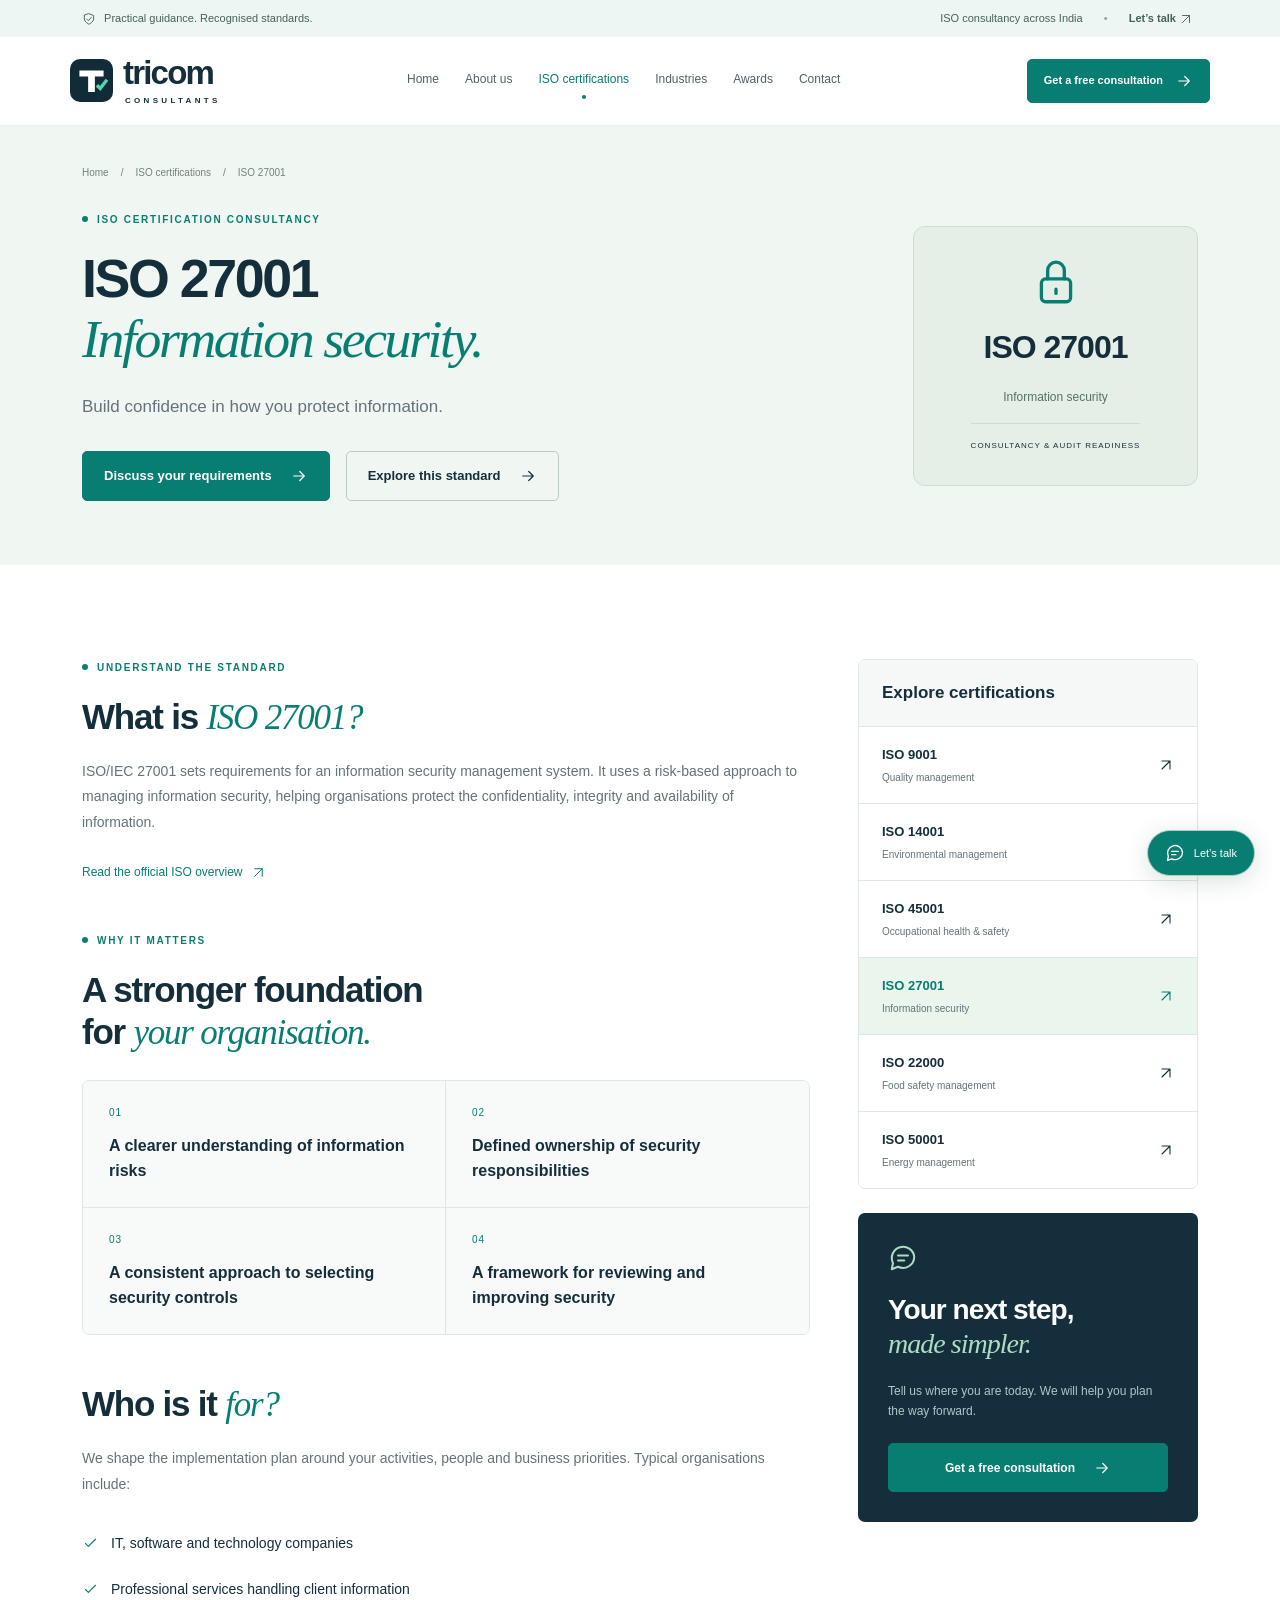
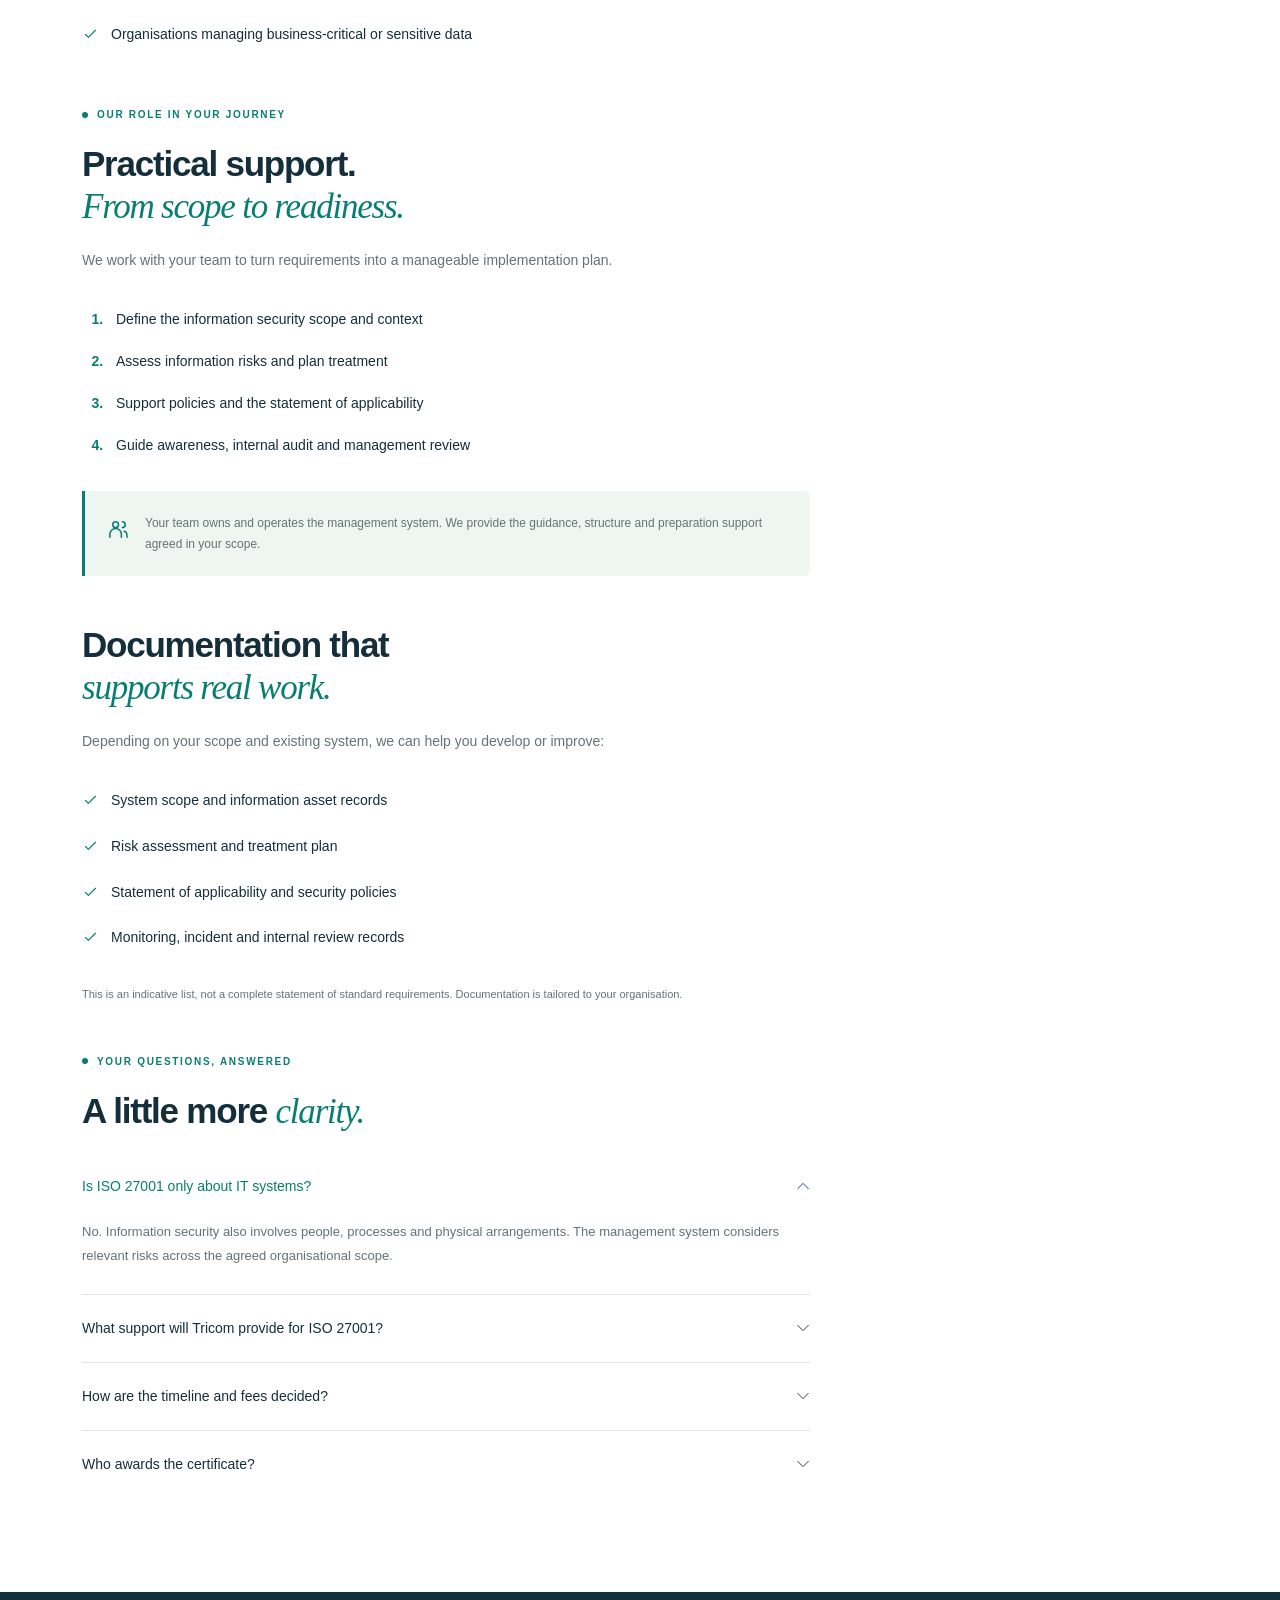
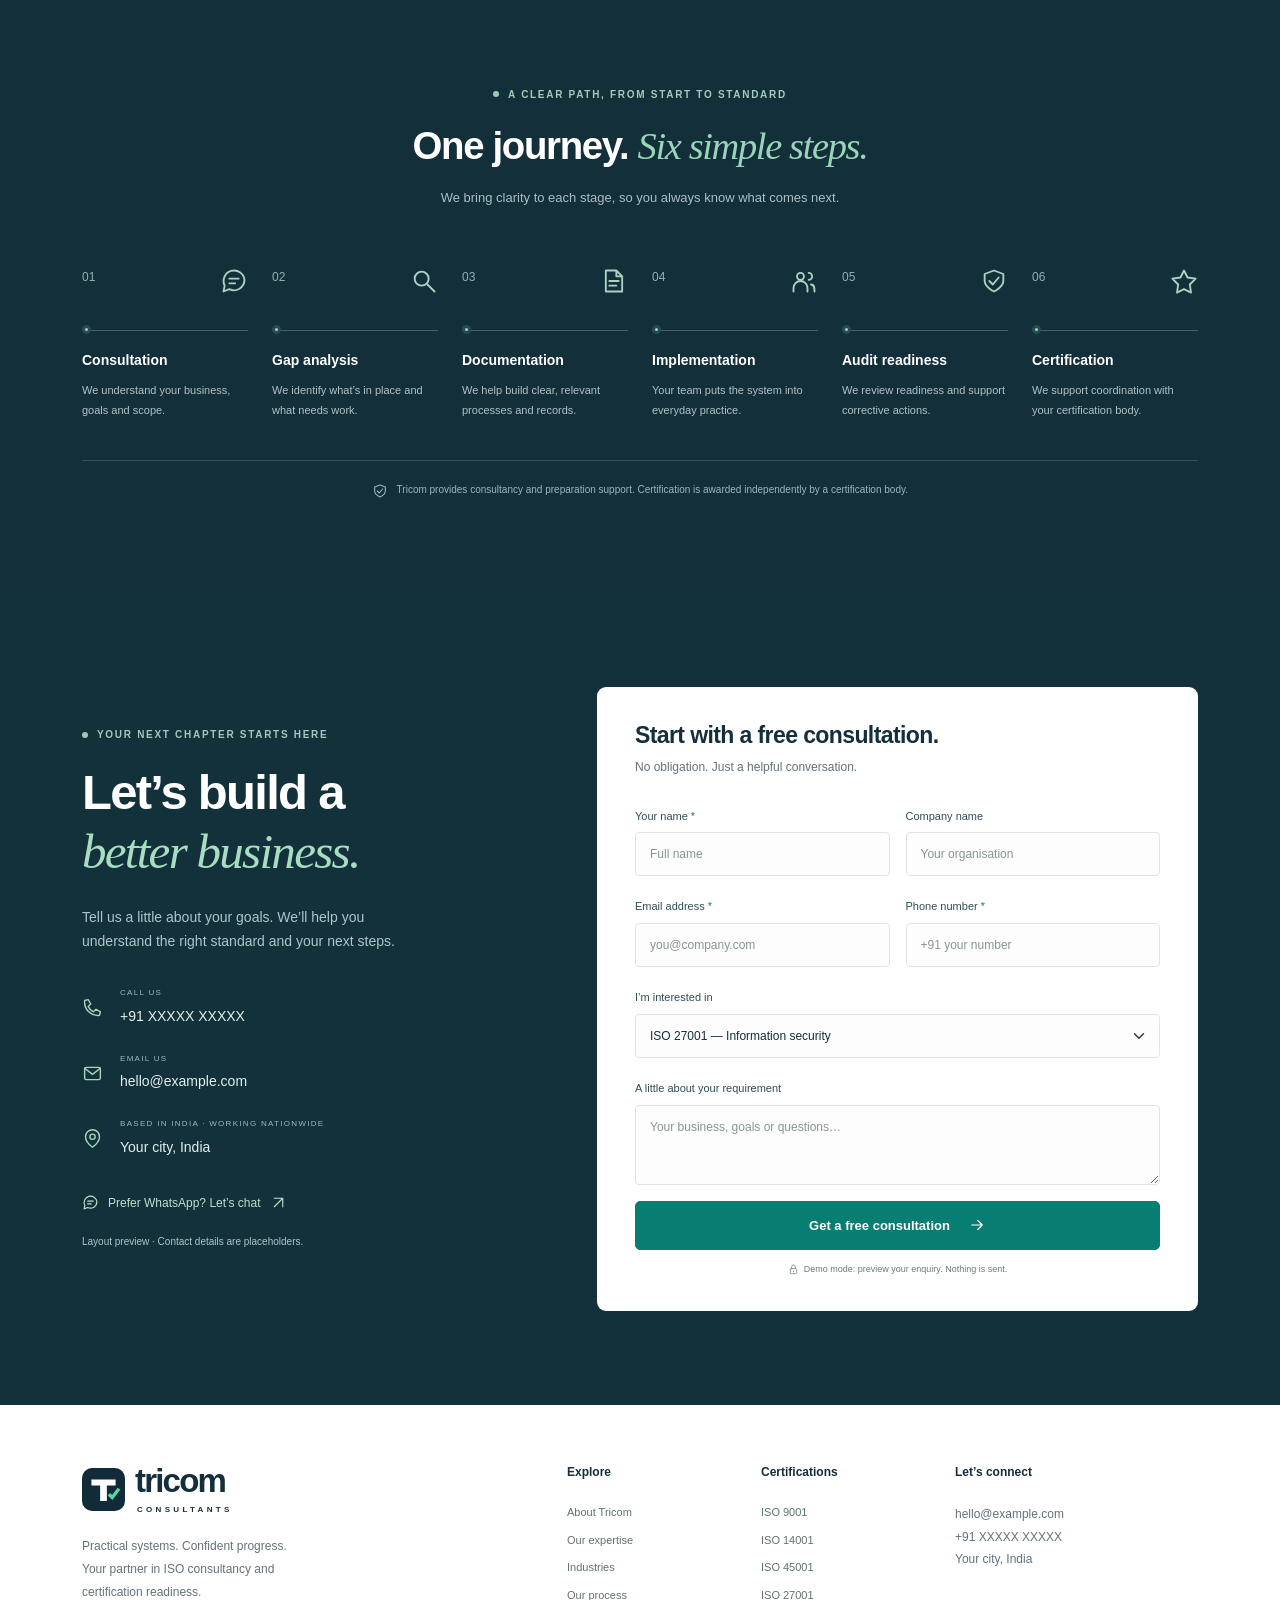
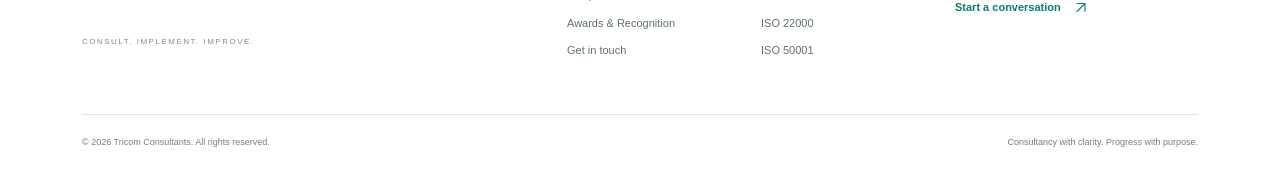
<file: iso-27001.html>
<!doctype html>
<html lang="en"><head><meta charset="utf-8"><meta name="viewport" content="width=device-width, initial-scale=1"><meta name="theme-color" content="#112c38"><title>ISO 27001 Information security Consultancy | Tricom Consultants</title><meta name="description" content="ISO 27001 consultancy from Tricom Consultants. Protect information. Manage risk. Build stakeholder confidence. Explore our support, documentation and certification preparation."><link rel="icon" href="assets/images/favicon.svg" type="image/svg+xml"><link rel="stylesheet" href="assets/vendor/bootstrap/bootstrap.min.css"><link rel="stylesheet" href="assets/css/main.css"><link rel="stylesheet" href="assets/css/details.css"></head><body data-standard="ISO 27001"><a class="skip-link" href="#main">Skip to content</a><div class="topbar"><div class="container d-flex justify-content-between gap-3"><span><svg class="icon" viewBox="0 0 24 24" fill="none" stroke="currentColor" stroke-width="1.6" stroke-linecap="round" stroke-linejoin="round" aria-hidden="true"><path d="m12 3 8 3v6c0 5-8 9-8 9s-8-4-8-9V6z"/><path d="m8 12 3 3 5-6"/></svg> Practical guidance. Recognised standards.</span><span class="topbar-right">ISO consultancy across India <span class="topbar-dot">•</span> <a href="contact.html">Let’s talk <svg class="icon" viewBox="0 0 24 24" fill="none" stroke="currentColor" stroke-width="1.6" stroke-linecap="round" stroke-linejoin="round" aria-hidden="true"><path d="M6 18 18 6M6 6h12v12"/></svg></a></span></div></div><header class="site-header"><nav class="navbar navbar-expand-lg container" aria-label="Main navigation"><a class="brand" href="index.html" aria-label="Tricom Consultants home"><img src="assets/images/favicon.svg" width="43" height="43" alt=""><span>tricom<span class="brand-sub">CONSULTANTS</span></span></a><button class="navbar-toggler" type="button" data-bs-toggle="collapse" data-bs-target="#mainNav" aria-controls="mainNav" aria-expanded="false" aria-label="Open navigation"><span class="navbar-toggler-icon"></span></button><div class="collapse navbar-collapse" id="mainNav"><ul class="navbar-nav mx-auto"><li class="nav-item"><a class="nav-link "  href="index.html">Home</a></li><li class="nav-item"><a class="nav-link "  href="about.html">About us</a></li><li class="nav-item"><a class="nav-link active"  href="services.html">ISO certifications</a></li><li class="nav-item"><a class="nav-link "  href="industries.html">Industries</a></li><li class="nav-item"><a class="nav-link "  href="awards.html">Awards</a></li><li class="nav-item"><a class="nav-link "  href="contact.html">Contact</a></li></ul><a class="btn btn-primary" href="contact.html">Get a free consultation<svg class="icon" viewBox="0 0 24 24" fill="none" stroke="currentColor" stroke-width="1.6" stroke-linecap="round" stroke-linejoin="round" aria-hidden="true"><path d="M5 12h14m-6-6 6 6-6 6"/></svg></a></div></nav></header><main id="main">
    <section class="detail-hero">
      <div class="container">
        <nav class="breadcrumb-line" aria-label="Breadcrumb">
          <a href="index.html">Home</a><span aria-hidden="true">/</span>
          <a href="services.html">ISO certifications</a><span aria-hidden="true">/</span>
          <span aria-current="page">ISO 27001</span>
        </nav>
        <div class="row align-items-center g-4">
          <div class="col-lg-8">
            <div class="eyebrow"><span></span>ISO CERTIFICATION CONSULTANCY</div>
            <h1>ISO 27001<br><em>Information security.</em></h1>
            <p class="detail-headline">Build confidence in how you protect information.</p>
            <div class="d-flex flex-wrap gap-3">
              <a class="btn btn-primary" href="contact.html?standard=ISO%2027001">Discuss your requirements<svg class="icon" viewBox="0 0 24 24" fill="none" stroke="currentColor" stroke-width="1.6" stroke-linecap="round" stroke-linejoin="round" aria-hidden="true"><path d="M5 12h14m-6-6 6 6-6 6"/></svg></a>
              <a class="btn btn-outline-primary" href="#overview">Explore this standard <svg class="icon" viewBox="0 0 24 24" fill="none" stroke="currentColor" stroke-width="1.6" stroke-linecap="round" stroke-linejoin="round" aria-hidden="true"><path d="M5 12h14m-6-6 6 6-6 6"/></svg></a>
            </div>
          </div>
          <div class="col-lg-4">
            <div class="standard-emblem">
              <span class="emblem-icon"><svg class="icon" viewBox="0 0 24 24" fill="none" stroke="currentColor" stroke-width="1.6" stroke-linecap="round" stroke-linejoin="round" aria-hidden="true"><rect x="5" y="10" width="14" height="11" rx="2"/><path d="M8 10V6a4 4 0 0 1 8 0v4m-4 5v2"/></svg></span>
              <strong>ISO 27001</strong>
              <span>Information security</span>
              <div class="emblem-caption">CONSULTANCY &amp; AUDIT READINESS</div>
            </div>
          </div>
        </div>
      </div>
    </section>
    <section class="section detail-section">
      <div class="container">
        <div class="row g-5">
          <div class="col-lg-8">
            <section class="detail-block" id="overview">
              <div class="eyebrow"><span></span>UNDERSTAND THE STANDARD</div>
              <h2>What is <em>ISO 27001?</em></h2>
              <p>ISO/IEC 27001 sets requirements for an information security management system. It uses a risk-based approach to managing information security, helping organisations protect the confidentiality, integrity and availability of information.</p>
              <a class="detail-source" href="https://www.iso.org/standard/27001" target="_blank" rel="noopener noreferrer">Read the official ISO overview <svg class="icon" viewBox="0 0 24 24" fill="none" stroke="currentColor" stroke-width="1.6" stroke-linecap="round" stroke-linejoin="round" aria-hidden="true"><path d="M6 18 18 6M6 6h12v12"/></svg><span class="visually-hidden"> (opens in a new tab)</span></a>
            </section>
            <section class="detail-block" id="benefits">
              <div class="eyebrow"><span></span>WHY IT MATTERS</div>
              <h2>A stronger foundation<br>for <em>your organisation.</em></h2>
              <div class="detail-benefits"><article><span class="detail-number">01</span><h3>A clearer understanding of information risks</h3></article><article><span class="detail-number">02</span><h3>Defined ownership of security responsibilities</h3></article><article><span class="detail-number">03</span><h3>A consistent approach to selecting security controls</h3></article><article><span class="detail-number">04</span><h3>A framework for reviewing and improving security</h3></article></div>
            </section>
            <section class="detail-block" id="suitability">
              <h2>Who is it <em>for?</em></h2>
              <p>We shape the implementation plan around your activities, people and business priorities. Typical organisations include:</p>
              <ul class="detail-checklist"><li><svg class="icon" viewBox="0 0 24 24" fill="none" stroke="currentColor" stroke-width="1.6" stroke-linecap="round" stroke-linejoin="round" aria-hidden="true"><path d="m5 12 4 4L19 6"/></svg><span>IT, software and technology companies</span></li><li><svg class="icon" viewBox="0 0 24 24" fill="none" stroke="currentColor" stroke-width="1.6" stroke-linecap="round" stroke-linejoin="round" aria-hidden="true"><path d="m5 12 4 4L19 6"/></svg><span>Professional services handling client information</span></li><li><svg class="icon" viewBox="0 0 24 24" fill="none" stroke="currentColor" stroke-width="1.6" stroke-linecap="round" stroke-linejoin="round" aria-hidden="true"><path d="m5 12 4 4L19 6"/></svg><span>Organisations managing business-critical or sensitive data</span></li></ul>
            </section>
            <section class="detail-block" id="support">
              <div class="eyebrow"><span></span>OUR ROLE IN YOUR JOURNEY</div>
              <h2>Practical support.<br><em>From scope to readiness.</em></h2>
              <p>We work with your team to turn requirements into a manageable implementation plan.</p>
              <ol class="detail-support"><li>Define the information security scope and context</li><li>Assess information risks and plan treatment</li><li>Support policies and the statement of applicability</li><li>Guide awareness, internal audit and management review</li></ol>
              <div class="detail-note"><svg class="icon" viewBox="0 0 24 24" fill="none" stroke="currentColor" stroke-width="1.6" stroke-linecap="round" stroke-linejoin="round" aria-hidden="true"><circle cx="9" cy="8" r="3"/><path d="M3 21v-3a6 6 0 0 1 12 0v3M16 5a3 3 0 0 1 0 6m2 4c3 0 3 3 3 6"/></svg><p>Your team owns and operates the management system. We provide the guidance, structure and preparation support agreed in your scope.</p></div>
            </section>
            <section class="detail-block" id="documents">
              <h2>Documentation that<br><em>supports real work.</em></h2>
              <p>Depending on your scope and existing system, we can help you develop or improve:</p>
              <ul class="detail-checklist"><li><svg class="icon" viewBox="0 0 24 24" fill="none" stroke="currentColor" stroke-width="1.6" stroke-linecap="round" stroke-linejoin="round" aria-hidden="true"><path d="m5 12 4 4L19 6"/></svg><span>System scope and information asset records</span></li><li><svg class="icon" viewBox="0 0 24 24" fill="none" stroke="currentColor" stroke-width="1.6" stroke-linecap="round" stroke-linejoin="round" aria-hidden="true"><path d="m5 12 4 4L19 6"/></svg><span>Risk assessment and treatment plan</span></li><li><svg class="icon" viewBox="0 0 24 24" fill="none" stroke="currentColor" stroke-width="1.6" stroke-linecap="round" stroke-linejoin="round" aria-hidden="true"><path d="m5 12 4 4L19 6"/></svg><span>Statement of applicability and security policies</span></li><li><svg class="icon" viewBox="0 0 24 24" fill="none" stroke="currentColor" stroke-width="1.6" stroke-linecap="round" stroke-linejoin="round" aria-hidden="true"><path d="m5 12 4 4L19 6"/></svg><span>Monitoring, incident and internal review records</span></li></ul>
              <p class="detail-small">This is an indicative list, not a complete statement of standard requirements. Documentation is tailored to your organisation.</p>
            </section>
            <section class="detail-block mb-0" id="detail-faq">
              <div class="eyebrow"><span></span>YOUR QUESTIONS, ANSWERED</div>
              <h2>A little more <em>clarity.</em></h2>
              <div class="accordion accordion-flush" id="detailAccordion">
                
                  <div class="accordion-item">
                    <h3 class="accordion-header"><button class="accordion-button " type="button" data-bs-toggle="collapse" data-bs-target="#detail-answer-0" aria-expanded="true" aria-controls="detail-answer-0">Is ISO 27001 only about IT systems?</button></h3>
                    <div id="detail-answer-0" class="accordion-collapse collapse show" data-bs-parent="#detailAccordion"><div class="accordion-body">No. Information security also involves people, processes and physical arrangements. The management system considers relevant risks across the agreed organisational scope.</div></div>
                  </div>
                  <div class="accordion-item">
                    <h3 class="accordion-header"><button class="accordion-button collapsed" type="button" data-bs-toggle="collapse" data-bs-target="#detail-answer-1" aria-expanded="false" aria-controls="detail-answer-1">What support will Tricom provide for ISO 27001?</button></h3>
                    <div id="detail-answer-1" class="accordion-collapse collapse " data-bs-parent="#detailAccordion"><div class="accordion-body">Information asset assessment, risk treatment, security policies, statement of applicability and audit readiness. Your proposal will define the specific activities, deliverables and responsibilities for your project.</div></div>
                  </div>
                  <div class="accordion-item">
                    <h3 class="accordion-header"><button class="accordion-button collapsed" type="button" data-bs-toggle="collapse" data-bs-target="#detail-answer-2" aria-expanded="false" aria-controls="detail-answer-2">How are the timeline and fees decided?</button></h3>
                    <div id="detail-answer-2" class="accordion-collapse collapse " data-bs-parent="#detailAccordion"><div class="accordion-body">We consider your organisation’s size, locations, existing processes and agreed scope. After an initial discussion, we prepare a practical plan and a tailored proposal. The independent certification body sets its own audit arrangements and fees.</div></div>
                  </div>
                  <div class="accordion-item">
                    <h3 class="accordion-header"><button class="accordion-button collapsed" type="button" data-bs-toggle="collapse" data-bs-target="#detail-answer-3" aria-expanded="false" aria-controls="detail-answer-3">Who awards the certificate?</button></h3>
                    <div id="detail-answer-3" class="accordion-collapse collapse " data-bs-parent="#detailAccordion"><div class="accordion-body">Tricom provides consultancy and preparation support. An independent certification body carries out its assessment and makes the certification decision. A consultancy engagement does not guarantee certification.</div></div>
                  </div>
              </div>
            </section>
          </div>
          <aside class="col-lg-4">
            <div class="detail-sidebar">
              <nav class="detail-nav" aria-label="ISO certifications">
                <h2>Explore certifications</h2>
                <a href="iso-9001.html" ><span>ISO 9001<small>Quality management</small></span><svg class="icon" viewBox="0 0 24 24" fill="none" stroke="currentColor" stroke-width="1.6" stroke-linecap="round" stroke-linejoin="round" aria-hidden="true"><path d="M6 18 18 6M6 6h12v12"/></svg></a><a href="iso-14001.html" ><span>ISO 14001<small>Environmental management</small></span><svg class="icon" viewBox="0 0 24 24" fill="none" stroke="currentColor" stroke-width="1.6" stroke-linecap="round" stroke-linejoin="round" aria-hidden="true"><path d="M6 18 18 6M6 6h12v12"/></svg></a><a href="iso-45001.html" ><span>ISO 45001<small>Occupational health &amp; safety</small></span><svg class="icon" viewBox="0 0 24 24" fill="none" stroke="currentColor" stroke-width="1.6" stroke-linecap="round" stroke-linejoin="round" aria-hidden="true"><path d="M6 18 18 6M6 6h12v12"/></svg></a><a href="iso-27001.html" class="active" aria-current="page"><span>ISO 27001<small>Information security</small></span><svg class="icon" viewBox="0 0 24 24" fill="none" stroke="currentColor" stroke-width="1.6" stroke-linecap="round" stroke-linejoin="round" aria-hidden="true"><path d="M6 18 18 6M6 6h12v12"/></svg></a><a href="iso-22000.html" ><span>ISO 22000<small>Food safety management</small></span><svg class="icon" viewBox="0 0 24 24" fill="none" stroke="currentColor" stroke-width="1.6" stroke-linecap="round" stroke-linejoin="round" aria-hidden="true"><path d="M6 18 18 6M6 6h12v12"/></svg></a><a href="iso-50001.html" ><span>ISO 50001<small>Energy management</small></span><svg class="icon" viewBox="0 0 24 24" fill="none" stroke="currentColor" stroke-width="1.6" stroke-linecap="round" stroke-linejoin="round" aria-hidden="true"><path d="M6 18 18 6M6 6h12v12"/></svg></a>
              </nav>
              <div class="detail-cta">
                <svg class="icon" viewBox="0 0 24 24" fill="none" stroke="currentColor" stroke-width="1.6" stroke-linecap="round" stroke-linejoin="round" aria-hidden="true"><path d="M21 11a9 9 0 0 1-13 8l-5 2 1-5A9 9 0 1 1 21 11Z"/><path d="M8 10h8m-8 4h5"/></svg>
                <h2>Your next step,<br><em>made simpler.</em></h2>
                <p>Tell us where you are today. We will help you plan the way forward.</p>
                <a class="btn btn-primary" href="contact.html?standard=ISO%2027001">Get a free consultation<svg class="icon" viewBox="0 0 24 24" fill="none" stroke="currentColor" stroke-width="1.6" stroke-linecap="round" stroke-linejoin="round" aria-hidden="true"><path d="M5 12h14m-6-6 6 6-6 6"/></svg></a>
              </div>
            </div>
          </aside>
        </div>
      </div>
    </section><section class="section process-section" id="process"><div class="container"><div class="section-heading text-center"><div class="eyebrow"><span></span>A CLEAR PATH, FROM START TO STANDARD</div><h2>One journey. <em>Six simple steps.</em></h2><p>We bring clarity to each stage, so you always know what comes next.</p></div><div class="process-grid"><article class="process-step"><div class="step-marker"><span>01</span><svg class="icon" viewBox="0 0 24 24" fill="none" stroke="currentColor" stroke-width="1.6" stroke-linecap="round" stroke-linejoin="round" aria-hidden="true"><path d="M21 11a9 9 0 0 1-13 8l-5 2 1-5A9 9 0 1 1 21 11Z"/><path d="M8 10h8m-8 4h5"/></svg></div><h3>Consultation</h3><p>We understand your business, goals and scope.</p></article><article class="process-step"><div class="step-marker"><span>02</span><svg class="icon" viewBox="0 0 24 24" fill="none" stroke="currentColor" stroke-width="1.6" stroke-linecap="round" stroke-linejoin="round" aria-hidden="true"><circle cx="10" cy="10" r="6"/><path d="m15 15 6 6"/></svg></div><h3>Gap analysis</h3><p>We identify what’s in place and what needs work.</p></article><article class="process-step"><div class="step-marker"><span>03</span><svg class="icon" viewBox="0 0 24 24" fill="none" stroke="currentColor" stroke-width="1.6" stroke-linecap="round" stroke-linejoin="round" aria-hidden="true"><path d="M14 3H5v18h14V8zm0 0v5h5M8 12h8m-8 4h6"/></svg></div><h3>Documentation</h3><p>We help build clear, relevant processes and records.</p></article><article class="process-step"><div class="step-marker"><span>04</span><svg class="icon" viewBox="0 0 24 24" fill="none" stroke="currentColor" stroke-width="1.6" stroke-linecap="round" stroke-linejoin="round" aria-hidden="true"><circle cx="9" cy="8" r="3"/><path d="M3 21v-3a6 6 0 0 1 12 0v3M16 5a3 3 0 0 1 0 6m2 4c3 0 3 3 3 6"/></svg></div><h3>Implementation</h3><p>Your team puts the system into everyday practice.</p></article><article class="process-step"><div class="step-marker"><span>05</span><svg class="icon" viewBox="0 0 24 24" fill="none" stroke="currentColor" stroke-width="1.6" stroke-linecap="round" stroke-linejoin="round" aria-hidden="true"><path d="m12 3 8 3v6c0 5-8 9-8 9s-8-4-8-9V6z"/><path d="m8 12 3 3 5-6"/></svg></div><h3>Audit readiness</h3><p>We review readiness and support corrective actions.</p></article><article class="process-step"><div class="step-marker"><span>06</span><svg class="icon" viewBox="0 0 24 24" fill="none" stroke="currentColor" stroke-width="1.6" stroke-linecap="round" stroke-linejoin="round" aria-hidden="true"><path d="m12 3 3 6 7 1-5 5 1 7-6-3-6 3 1-7-5-5 7-1z"/></svg></div><h3>Certification</h3><p>We support coordination with your certification body.</p></article></div><div class="process-footnote"><svg class="icon" viewBox="0 0 24 24" fill="none" stroke="currentColor" stroke-width="1.6" stroke-linecap="round" stroke-linejoin="round" aria-hidden="true"><path d="m12 3 8 3v6c0 5-8 9-8 9s-8-4-8-9V6z"/><path d="m8 12 3 3 5-6"/></svg> Tricom provides consultancy and preparation support. Certification is awarded independently by a certification body.</div></div></section><section class="section contact-section" id="contact"><div class="container"><div class="row g-5 align-items-center"><div class="col-lg-5 contact-copy"><div class="eyebrow"><span></span>YOUR NEXT CHAPTER STARTS HERE</div><h2>Let’s build a<br><em>better business.</em></h2><p>Tell us a little about your goals. We’ll help you understand the right standard and your next steps.</p><div class="contact-details"><div><svg class="icon" viewBox="0 0 24 24" fill="none" stroke="currentColor" stroke-width="1.6" stroke-linecap="round" stroke-linejoin="round" aria-hidden="true"><path d="m7 3 3 5-3 3a15 15 0 0 0 6 6l3-3 5 3-1 4C10 22 2 14 3 4z"/></svg><span><small>CALL US</small><strong>+91 XXXXX XXXXX</strong></span></div><div><svg class="icon" viewBox="0 0 24 24" fill="none" stroke="currentColor" stroke-width="1.6" stroke-linecap="round" stroke-linejoin="round" aria-hidden="true"><rect x="3" y="5" width="18" height="14" rx="2"/><path d="m3 6 9 7 9-7"/></svg><span><small>EMAIL US</small><strong>hello@example.com</strong></span></div><div><svg class="icon" viewBox="0 0 24 24" fill="none" stroke="currentColor" stroke-width="1.6" stroke-linecap="round" stroke-linejoin="round" aria-hidden="true"><path d="M20 10c0 6-8 12-8 12S4 16 4 10a8 8 0 1 1 16 0Z"/><circle cx="12" cy="10" r="3"/></svg><span><small>BASED IN INDIA · WORKING NATIONWIDE</small><strong>Your city, India</strong></span></div></div><button class="whatsapp-link" type="button" data-whatsapp><svg class="icon" viewBox="0 0 24 24" fill="none" stroke="currentColor" stroke-width="1.6" stroke-linecap="round" stroke-linejoin="round" aria-hidden="true"><path d="M21 11a9 9 0 0 1-13 8l-5 2 1-5A9 9 0 1 1 21 11Z"/><path d="M8 10h8m-8 4h5"/></svg> Prefer WhatsApp? Let’s chat <svg class="icon" viewBox="0 0 24 24" fill="none" stroke="currentColor" stroke-width="1.6" stroke-linecap="round" stroke-linejoin="round" aria-hidden="true"><path d="M6 18 18 6M6 6h12v12"/></svg></button><p class="demo-contact-note">Layout preview · Contact details are placeholders.</p></div><div class="col-lg-7"><div class="enquiry-card"><h3>Start with a free consultation.</h3><p>No obligation. Just a helpful conversation.</p><form id="enquiry-form"><div class="row g-3"><div class="col-sm-6"><label for="full-name" class="form-label">Your name <span>*</span></label><input class="form-control" id="full-name" name="name" autocomplete="name" placeholder="Full name" maxlength="100" required></div><div class="col-sm-6"><label for="company" class="form-label">Company name</label><input class="form-control" id="company" name="company" autocomplete="organization" placeholder="Your organisation" maxlength="150"></div><div class="col-sm-6"><label for="email" class="form-label">Email address <span>*</span></label><input type="email" class="form-control" id="email" name="email" autocomplete="email" placeholder="you@company.com" maxlength="254" required></div><div class="col-sm-6"><label for="phone" class="form-label">Phone number <span>*</span></label><input type="tel" class="form-control" id="phone" name="phone" autocomplete="tel" placeholder="+91 your number" pattern="[+0-9 .]{7,20}" title="Use 7 to 20 characters: digits, spaces, + or dots." maxlength="20" required></div><div class="col-12"><label for="standard" class="form-label">I’m interested in</label><select id="standard" name="standard" class="form-select"><option value="">Help me choose the right standard</option><option value="ISO 9001">ISO 9001 — Quality management</option><option value="ISO 14001">ISO 14001 — Environmental management</option><option value="ISO 45001">ISO 45001 — Occupational health & safety</option><option value="ISO 27001">ISO 27001 — Information security</option><option value="ISO 22000">ISO 22000 — Food safety management</option><option value="ISO 50001">ISO 50001 — Energy management</option><option value="Multiple standards">Multiple standards / other support</option></select></div><div class="col-12"><label for="message" class="form-label">A little about your requirement</label><textarea class="form-control" id="message" name="message" rows="3" maxlength="2000" placeholder="Your business, goals or questions…"></textarea></div><div class="col-12"><button type="submit" class="btn btn-primary w-100">Get a free consultation <svg class="icon" viewBox="0 0 24 24" fill="none" stroke="currentColor" stroke-width="1.6" stroke-linecap="round" stroke-linejoin="round" aria-hidden="true"><path d="M5 12h14m-6-6 6 6-6 6"/></svg></button><p class="form-note"><svg class="icon" viewBox="0 0 24 24" fill="none" stroke="currentColor" stroke-width="1.6" stroke-linecap="round" stroke-linejoin="round" aria-hidden="true"><rect x="5" y="10" width="14" height="11" rx="2"/><path d="M8 10V6a4 4 0 0 1 8 0v4m-4 5v2"/></svg>Demo mode: preview your enquiry. Nothing is sent.</p></div></div></form></div></div></div></div></section></main><footer class="site-footer"><div class="container"><div class="row g-5 footer-main"><div class="col-lg-5"><a class="brand" href="index.html" aria-label="Tricom Consultants home"><img src="assets/images/favicon.svg" width="43" height="43" alt=""><span>tricom<span class="brand-sub">CONSULTANTS</span></span></a><p>Practical systems. Confident progress.<br>Your partner in ISO consultancy and<br>certification readiness.</p><span class="footer-signoff">CONSULT. IMPLEMENT. IMPROVE.</span></div><div class="col-6 col-lg-2"><h2>Explore</h2><a href="about.html">About Tricom</a><a href="services.html">Our expertise</a><a href="industries.html">Industries</a><a href="index.html#process">Our process</a><a href="awards.html">Awards &amp; Recognition</a><a href="contact.html">Get in touch</a></div><div class="col-6 col-lg-2"><h2>Certifications</h2><a href="iso-9001.html">ISO 9001</a><a href="iso-14001.html">ISO 14001</a><a href="iso-45001.html">ISO 45001</a><a href="iso-27001.html">ISO 27001</a><a href="iso-22000.html">ISO 22000</a><a href="iso-50001.html">ISO 50001</a></div><div class="col-lg-3"><h2>Let’s connect</h2><p>hello@example.com<br>+91 XXXXX XXXXX<br>Your city, India</p><a class="footer-cta" href="contact.html">Start a conversation <svg class="icon" viewBox="0 0 24 24" fill="none" stroke="currentColor" stroke-width="1.6" stroke-linecap="round" stroke-linejoin="round" aria-hidden="true"><path d="M6 18 18 6M6 6h12v12"/></svg></a></div></div><div class="footer-bottom"><span>&copy; <span id="year">2026</span> Tricom Consultants. All rights reserved.</span><span>Consultancy with clarity. Progress with purpose.</span></div></div></footer><button class="floating-contact" type="button" data-whatsapp aria-label="Chat about ISO consultancy"><svg class="icon" viewBox="0 0 24 24" fill="none" stroke="currentColor" stroke-width="1.6" stroke-linecap="round" stroke-linejoin="round" aria-hidden="true"><path d="M21 11a9 9 0 0 1-13 8l-5 2 1-5A9 9 0 1 1 21 11Z"/><path d="M8 10h8m-8 4h5"/></svg><span>Let’s talk</span></button><button class="back-top" type="button" aria-label="Back to top" hidden>↑</button><div class="modal fade" id="standardModal" tabindex="-1" aria-labelledby="standard-title" aria-hidden="true"><div class="modal-dialog modal-dialog-centered"><div class="modal-content"><div class="modal-header"><span class="eyebrow mb-0">ISO CONSULTANCY</span><button type="button" class="btn-close" data-bs-dismiss="modal" aria-label="Close"></button></div><div class="modal-body"><h2 id="standard-title"></h2><h3 id="standard-name"></h3><p id="standard-description"></p><div class="modal-scope"><h4>How we can help</h4><p id="standard-scope"></p></div><p class="small">Certification is awarded by an independent certification body following its assessment.</p></div><div class="modal-footer"><a id="standard-details" class="btn btn-outline-primary" href="services.html">More details</a><a id="standard-enquire" class="btn btn-primary" href="contact.html">Discuss this standard <svg class="icon" viewBox="0 0 24 24" fill="none" stroke="currentColor" stroke-width="1.6" stroke-linecap="round" stroke-linejoin="round" aria-hidden="true"><path d="M5 12h14m-6-6 6 6-6 6"/></svg></a></div></div></div></div><div class="modal fade" id="enquiryModal" tabindex="-1" aria-labelledby="enquiry-title" aria-hidden="true"><div class="modal-dialog modal-dialog-centered"><div class="modal-content"><div class="modal-header"><h2 class="modal-title fs-4" id="enquiry-title">Your enquiry preview</h2><button type="button" class="btn-close" data-bs-dismiss="modal" aria-label="Close"></button></div><div class="modal-body"><p id="enquiry-status" role="status"></p><pre id="enquiry-preview"></pre></div><div class="modal-footer"><button class="btn btn-outline-primary" id="download-enquiry" type="button">Download enquiry <svg class="icon" viewBox="0 0 24 24" fill="none" stroke="currentColor" stroke-width="1.6" stroke-linecap="round" stroke-linejoin="round" aria-hidden="true"><path d="M14 3H5v18h14V8zm0 0v5h5M8 12h8m-8 4h6"/></svg></button><a class="btn btn-primary" id="send-enquiry" hidden>Open email app <svg class="icon" viewBox="0 0 24 24" fill="none" stroke="currentColor" stroke-width="1.6" stroke-linecap="round" stroke-linejoin="round" aria-hidden="true"><path d="M5 12h14m-6-6 6 6-6 6"/></svg></a></div></div></div></div><div class="modal fade" id="whatsappModal" tabindex="-1" aria-labelledby="whatsapp-title" aria-hidden="true"><div class="modal-dialog modal-dialog-centered"><div class="modal-content"><div class="modal-header"><h2 class="modal-title fs-4" id="whatsapp-title">Let’s connect</h2><button type="button" class="btn-close" data-bs-dismiss="modal" aria-label="Close"></button></div><div class="modal-body"><p>WhatsApp will be available once the official business number is added. You can explore the enquiry form in the meantime.</p><a class="btn btn-primary" href="contact.html">Prepare an enquiry<svg class="icon" viewBox="0 0 24 24" fill="none" stroke="currentColor" stroke-width="1.6" stroke-linecap="round" stroke-linejoin="round" aria-hidden="true"><path d="M5 12h14m-6-6 6 6-6 6"/></svg></a></div></div></div></div><script src="assets/vendor/bootstrap/bootstrap.bundle.min.js" defer></script><script src="assets/js/site-config.js" defer></script><script src="assets/js/main.js" defer></script></body></html>
</file>
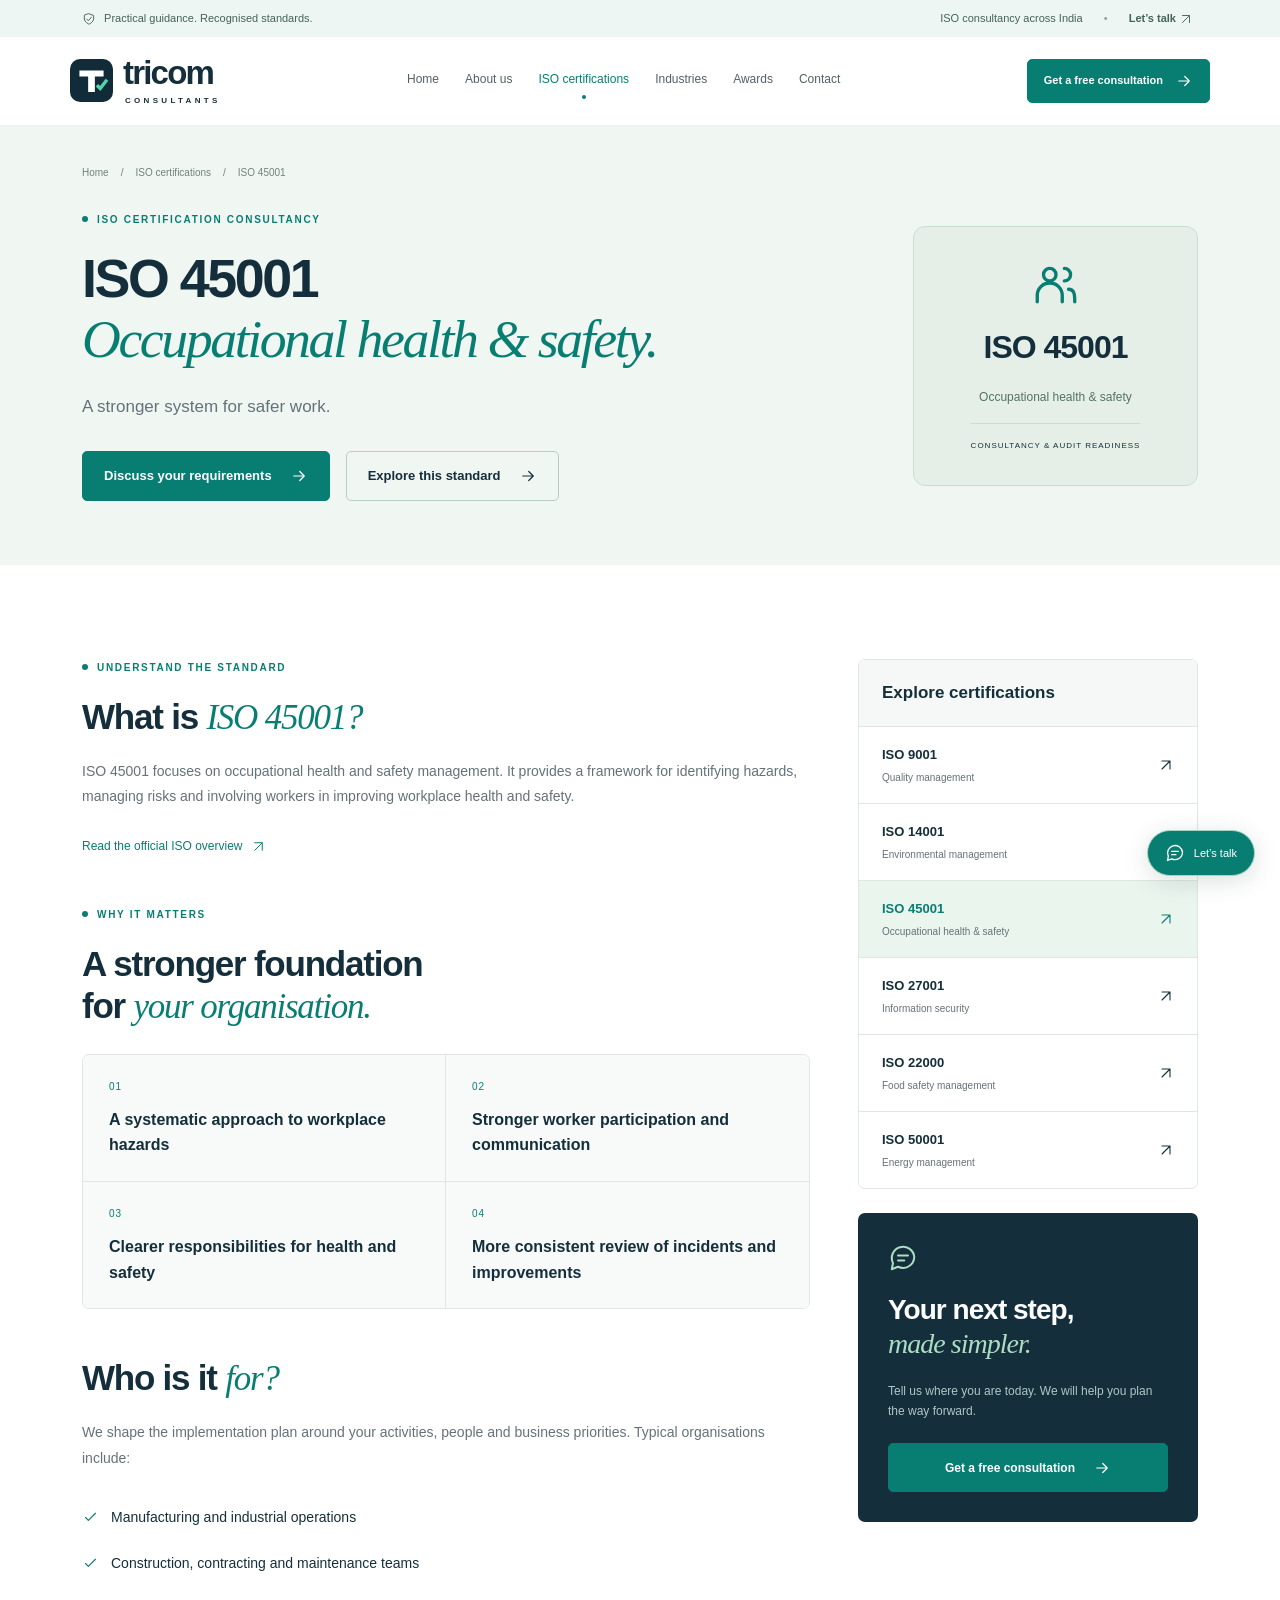
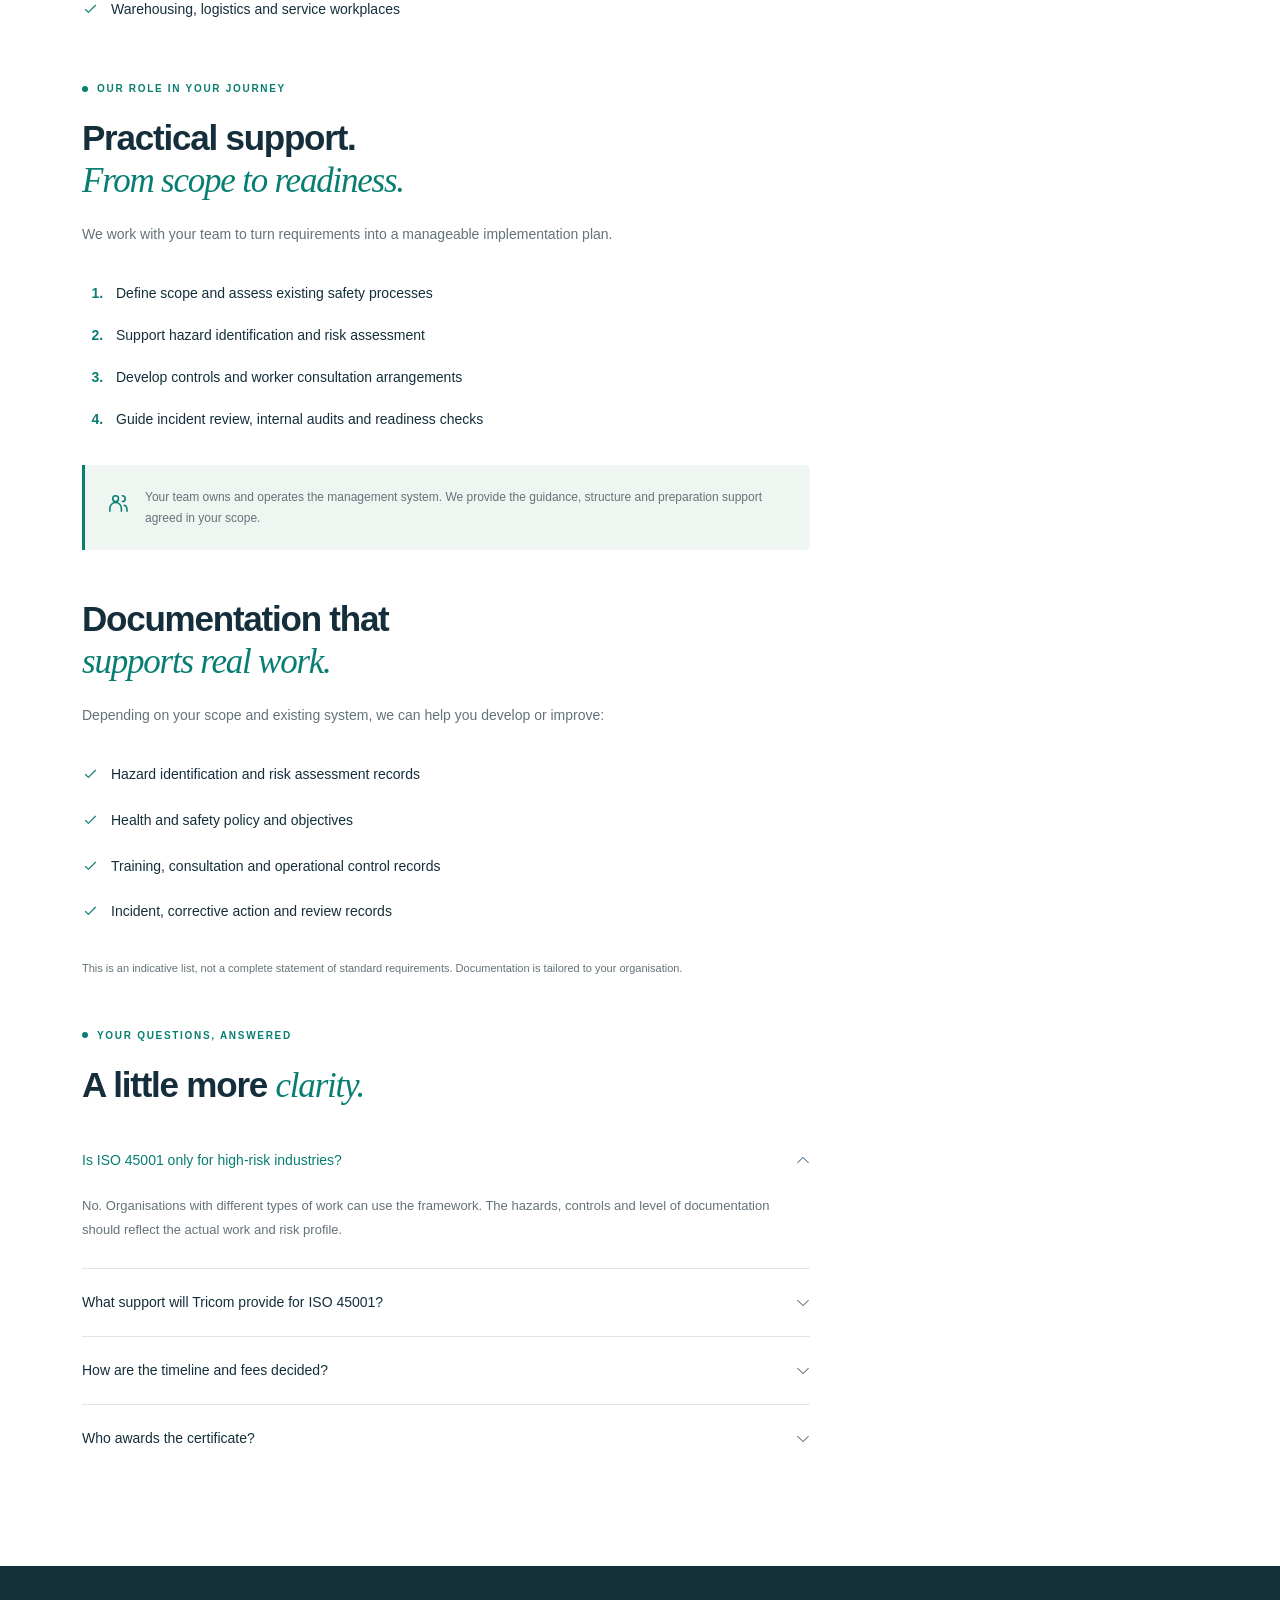
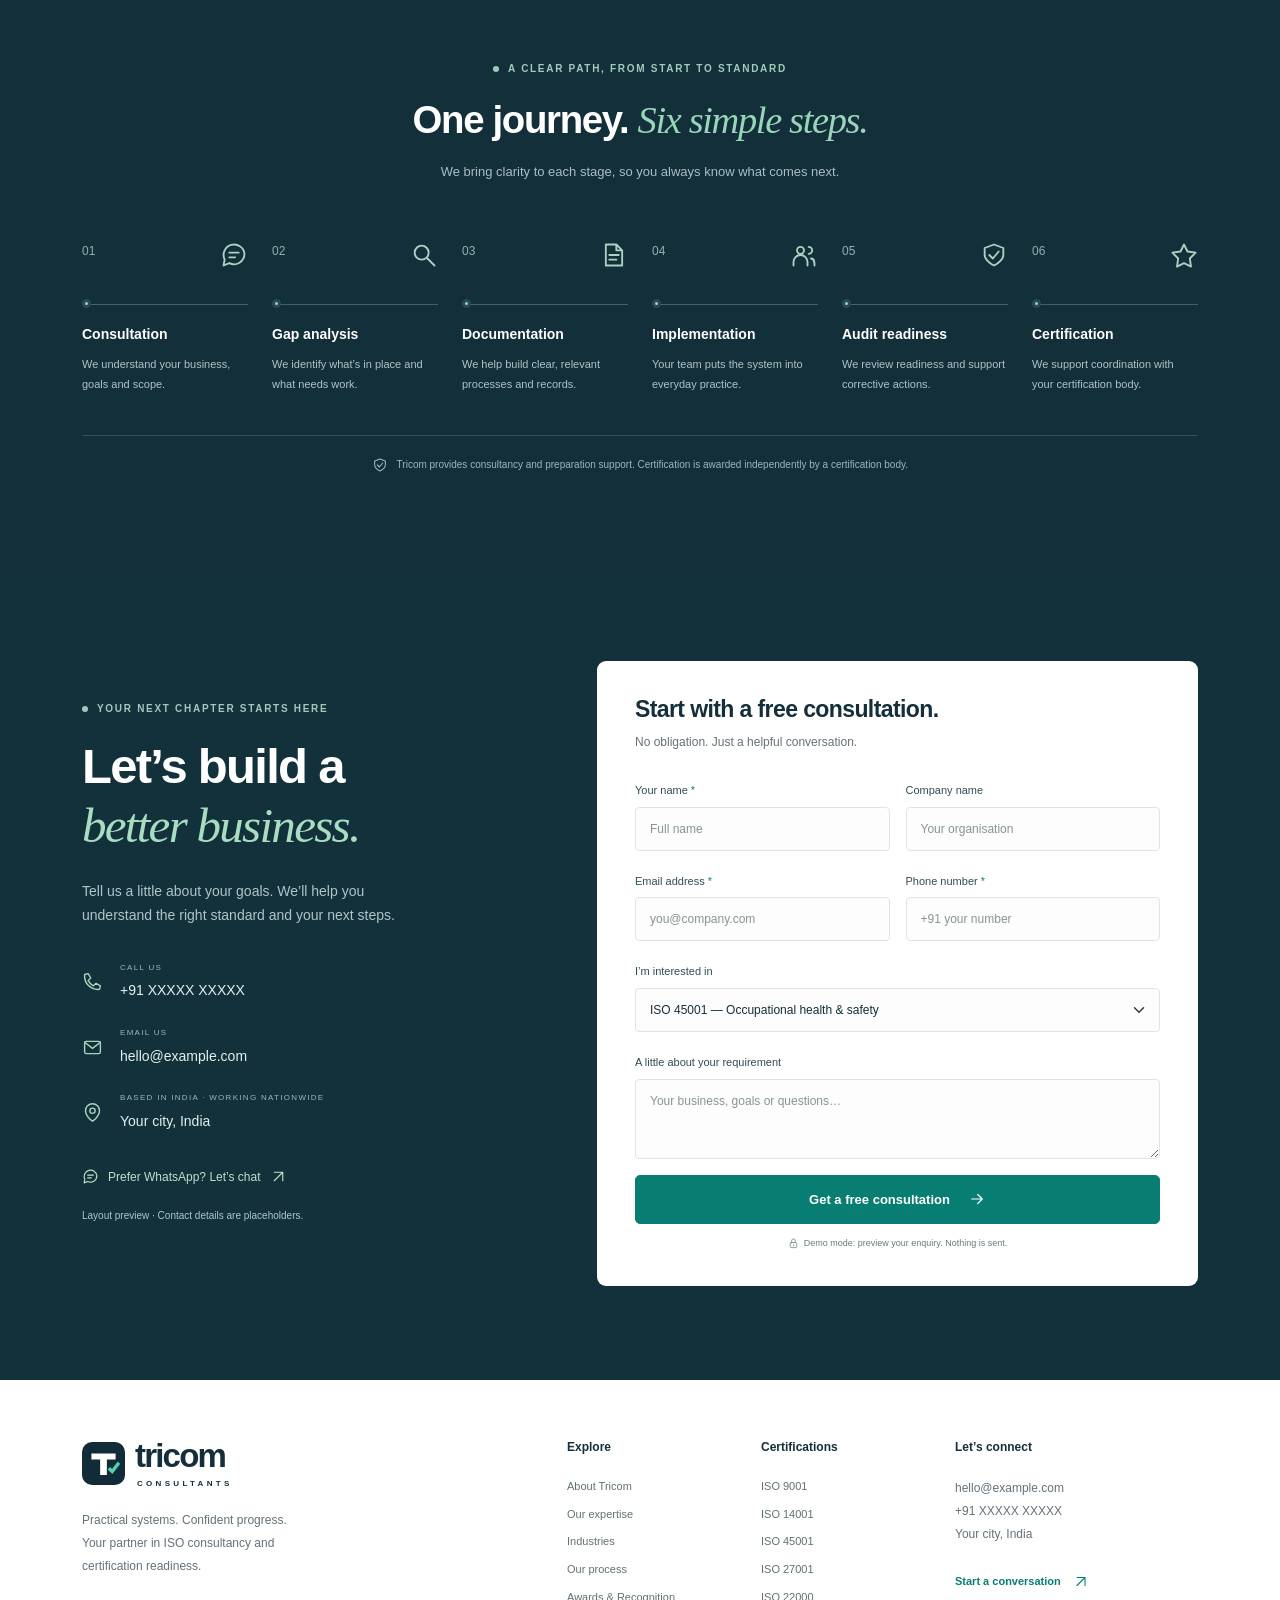
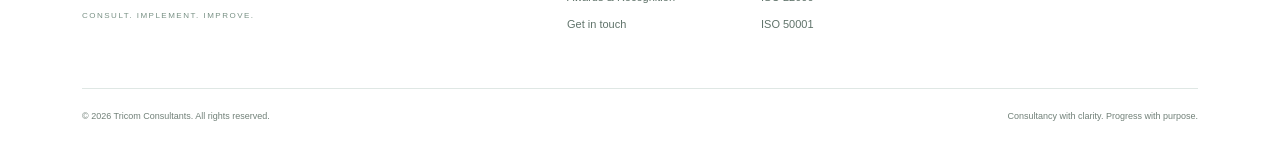
<file: iso-45001.html>
<!doctype html>
<html lang="en"><head><meta charset="utf-8"><meta name="viewport" content="width=device-width, initial-scale=1"><meta name="theme-color" content="#112c38"><title>ISO 45001 Occupational health &amp; safety Consultancy | Tricom Consultants</title><meta name="description" content="ISO 45001 consultancy from Tricom Consultants. Put your people first with safer, healthier ways of working. Explore our support, documentation and certification preparation."><link rel="icon" href="assets/images/favicon.svg" type="image/svg+xml"><link rel="stylesheet" href="assets/vendor/bootstrap/bootstrap.min.css"><link rel="stylesheet" href="assets/css/main.css"><link rel="stylesheet" href="assets/css/details.css"></head><body data-standard="ISO 45001"><a class="skip-link" href="#main">Skip to content</a><div class="topbar"><div class="container d-flex justify-content-between gap-3"><span><svg class="icon" viewBox="0 0 24 24" fill="none" stroke="currentColor" stroke-width="1.6" stroke-linecap="round" stroke-linejoin="round" aria-hidden="true"><path d="m12 3 8 3v6c0 5-8 9-8 9s-8-4-8-9V6z"/><path d="m8 12 3 3 5-6"/></svg> Practical guidance. Recognised standards.</span><span class="topbar-right">ISO consultancy across India <span class="topbar-dot">•</span> <a href="contact.html">Let’s talk <svg class="icon" viewBox="0 0 24 24" fill="none" stroke="currentColor" stroke-width="1.6" stroke-linecap="round" stroke-linejoin="round" aria-hidden="true"><path d="M6 18 18 6M6 6h12v12"/></svg></a></span></div></div><header class="site-header"><nav class="navbar navbar-expand-lg container" aria-label="Main navigation"><a class="brand" href="index.html" aria-label="Tricom Consultants home"><img src="assets/images/favicon.svg" width="43" height="43" alt=""><span>tricom<span class="brand-sub">CONSULTANTS</span></span></a><button class="navbar-toggler" type="button" data-bs-toggle="collapse" data-bs-target="#mainNav" aria-controls="mainNav" aria-expanded="false" aria-label="Open navigation"><span class="navbar-toggler-icon"></span></button><div class="collapse navbar-collapse" id="mainNav"><ul class="navbar-nav mx-auto"><li class="nav-item"><a class="nav-link "  href="index.html">Home</a></li><li class="nav-item"><a class="nav-link "  href="about.html">About us</a></li><li class="nav-item"><a class="nav-link active"  href="services.html">ISO certifications</a></li><li class="nav-item"><a class="nav-link "  href="industries.html">Industries</a></li><li class="nav-item"><a class="nav-link "  href="awards.html">Awards</a></li><li class="nav-item"><a class="nav-link "  href="contact.html">Contact</a></li></ul><a class="btn btn-primary" href="contact.html">Get a free consultation<svg class="icon" viewBox="0 0 24 24" fill="none" stroke="currentColor" stroke-width="1.6" stroke-linecap="round" stroke-linejoin="round" aria-hidden="true"><path d="M5 12h14m-6-6 6 6-6 6"/></svg></a></div></nav></header><main id="main">
    <section class="detail-hero">
      <div class="container">
        <nav class="breadcrumb-line" aria-label="Breadcrumb">
          <a href="index.html">Home</a><span aria-hidden="true">/</span>
          <a href="services.html">ISO certifications</a><span aria-hidden="true">/</span>
          <span aria-current="page">ISO 45001</span>
        </nav>
        <div class="row align-items-center g-4">
          <div class="col-lg-8">
            <div class="eyebrow"><span></span>ISO CERTIFICATION CONSULTANCY</div>
            <h1>ISO 45001<br><em>Occupational health &amp; safety.</em></h1>
            <p class="detail-headline">A stronger system for safer work.</p>
            <div class="d-flex flex-wrap gap-3">
              <a class="btn btn-primary" href="contact.html?standard=ISO%2045001">Discuss your requirements<svg class="icon" viewBox="0 0 24 24" fill="none" stroke="currentColor" stroke-width="1.6" stroke-linecap="round" stroke-linejoin="round" aria-hidden="true"><path d="M5 12h14m-6-6 6 6-6 6"/></svg></a>
              <a class="btn btn-outline-primary" href="#overview">Explore this standard <svg class="icon" viewBox="0 0 24 24" fill="none" stroke="currentColor" stroke-width="1.6" stroke-linecap="round" stroke-linejoin="round" aria-hidden="true"><path d="M5 12h14m-6-6 6 6-6 6"/></svg></a>
            </div>
          </div>
          <div class="col-lg-4">
            <div class="standard-emblem">
              <span class="emblem-icon"><svg class="icon" viewBox="0 0 24 24" fill="none" stroke="currentColor" stroke-width="1.6" stroke-linecap="round" stroke-linejoin="round" aria-hidden="true"><circle cx="9" cy="8" r="3"/><path d="M3 21v-3a6 6 0 0 1 12 0v3M16 5a3 3 0 0 1 0 6m2 4c3 0 3 3 3 6"/></svg></span>
              <strong>ISO 45001</strong>
              <span>Occupational health &amp; safety</span>
              <div class="emblem-caption">CONSULTANCY &amp; AUDIT READINESS</div>
            </div>
          </div>
        </div>
      </div>
    </section>
    <section class="section detail-section">
      <div class="container">
        <div class="row g-5">
          <div class="col-lg-8">
            <section class="detail-block" id="overview">
              <div class="eyebrow"><span></span>UNDERSTAND THE STANDARD</div>
              <h2>What is <em>ISO 45001?</em></h2>
              <p>ISO 45001 focuses on occupational health and safety management. It provides a framework for identifying hazards, managing risks and involving workers in improving workplace health and safety.</p>
              <a class="detail-source" href="https://www.iso.org/standard/45001" target="_blank" rel="noopener noreferrer">Read the official ISO overview <svg class="icon" viewBox="0 0 24 24" fill="none" stroke="currentColor" stroke-width="1.6" stroke-linecap="round" stroke-linejoin="round" aria-hidden="true"><path d="M6 18 18 6M6 6h12v12"/></svg><span class="visually-hidden"> (opens in a new tab)</span></a>
            </section>
            <section class="detail-block" id="benefits">
              <div class="eyebrow"><span></span>WHY IT MATTERS</div>
              <h2>A stronger foundation<br>for <em>your organisation.</em></h2>
              <div class="detail-benefits"><article><span class="detail-number">01</span><h3>A systematic approach to workplace hazards</h3></article><article><span class="detail-number">02</span><h3>Stronger worker participation and communication</h3></article><article><span class="detail-number">03</span><h3>Clearer responsibilities for health and safety</h3></article><article><span class="detail-number">04</span><h3>More consistent review of incidents and improvements</h3></article></div>
            </section>
            <section class="detail-block" id="suitability">
              <h2>Who is it <em>for?</em></h2>
              <p>We shape the implementation plan around your activities, people and business priorities. Typical organisations include:</p>
              <ul class="detail-checklist"><li><svg class="icon" viewBox="0 0 24 24" fill="none" stroke="currentColor" stroke-width="1.6" stroke-linecap="round" stroke-linejoin="round" aria-hidden="true"><path d="m5 12 4 4L19 6"/></svg><span>Manufacturing and industrial operations</span></li><li><svg class="icon" viewBox="0 0 24 24" fill="none" stroke="currentColor" stroke-width="1.6" stroke-linecap="round" stroke-linejoin="round" aria-hidden="true"><path d="m5 12 4 4L19 6"/></svg><span>Construction, contracting and maintenance teams</span></li><li><svg class="icon" viewBox="0 0 24 24" fill="none" stroke="currentColor" stroke-width="1.6" stroke-linecap="round" stroke-linejoin="round" aria-hidden="true"><path d="m5 12 4 4L19 6"/></svg><span>Warehousing, logistics and service workplaces</span></li></ul>
            </section>
            <section class="detail-block" id="support">
              <div class="eyebrow"><span></span>OUR ROLE IN YOUR JOURNEY</div>
              <h2>Practical support.<br><em>From scope to readiness.</em></h2>
              <p>We work with your team to turn requirements into a manageable implementation plan.</p>
              <ol class="detail-support"><li>Define scope and assess existing safety processes</li><li>Support hazard identification and risk assessment</li><li>Develop controls and worker consultation arrangements</li><li>Guide incident review, internal audits and readiness checks</li></ol>
              <div class="detail-note"><svg class="icon" viewBox="0 0 24 24" fill="none" stroke="currentColor" stroke-width="1.6" stroke-linecap="round" stroke-linejoin="round" aria-hidden="true"><circle cx="9" cy="8" r="3"/><path d="M3 21v-3a6 6 0 0 1 12 0v3M16 5a3 3 0 0 1 0 6m2 4c3 0 3 3 3 6"/></svg><p>Your team owns and operates the management system. We provide the guidance, structure and preparation support agreed in your scope.</p></div>
            </section>
            <section class="detail-block" id="documents">
              <h2>Documentation that<br><em>supports real work.</em></h2>
              <p>Depending on your scope and existing system, we can help you develop or improve:</p>
              <ul class="detail-checklist"><li><svg class="icon" viewBox="0 0 24 24" fill="none" stroke="currentColor" stroke-width="1.6" stroke-linecap="round" stroke-linejoin="round" aria-hidden="true"><path d="m5 12 4 4L19 6"/></svg><span>Hazard identification and risk assessment records</span></li><li><svg class="icon" viewBox="0 0 24 24" fill="none" stroke="currentColor" stroke-width="1.6" stroke-linecap="round" stroke-linejoin="round" aria-hidden="true"><path d="m5 12 4 4L19 6"/></svg><span>Health and safety policy and objectives</span></li><li><svg class="icon" viewBox="0 0 24 24" fill="none" stroke="currentColor" stroke-width="1.6" stroke-linecap="round" stroke-linejoin="round" aria-hidden="true"><path d="m5 12 4 4L19 6"/></svg><span>Training, consultation and operational control records</span></li><li><svg class="icon" viewBox="0 0 24 24" fill="none" stroke="currentColor" stroke-width="1.6" stroke-linecap="round" stroke-linejoin="round" aria-hidden="true"><path d="m5 12 4 4L19 6"/></svg><span>Incident, corrective action and review records</span></li></ul>
              <p class="detail-small">This is an indicative list, not a complete statement of standard requirements. Documentation is tailored to your organisation.</p>
            </section>
            <section class="detail-block mb-0" id="detail-faq">
              <div class="eyebrow"><span></span>YOUR QUESTIONS, ANSWERED</div>
              <h2>A little more <em>clarity.</em></h2>
              <div class="accordion accordion-flush" id="detailAccordion">
                
                  <div class="accordion-item">
                    <h3 class="accordion-header"><button class="accordion-button " type="button" data-bs-toggle="collapse" data-bs-target="#detail-answer-0" aria-expanded="true" aria-controls="detail-answer-0">Is ISO 45001 only for high-risk industries?</button></h3>
                    <div id="detail-answer-0" class="accordion-collapse collapse show" data-bs-parent="#detailAccordion"><div class="accordion-body">No. Organisations with different types of work can use the framework. The hazards, controls and level of documentation should reflect the actual work and risk profile.</div></div>
                  </div>
                  <div class="accordion-item">
                    <h3 class="accordion-header"><button class="accordion-button collapsed" type="button" data-bs-toggle="collapse" data-bs-target="#detail-answer-1" aria-expanded="false" aria-controls="detail-answer-1">What support will Tricom provide for ISO 45001?</button></h3>
                    <div id="detail-answer-1" class="accordion-collapse collapse " data-bs-parent="#detailAccordion"><div class="accordion-body">Hazard identification, risk assessment, worker participation, operational procedures and audit preparation. Your proposal will define the specific activities, deliverables and responsibilities for your project.</div></div>
                  </div>
                  <div class="accordion-item">
                    <h3 class="accordion-header"><button class="accordion-button collapsed" type="button" data-bs-toggle="collapse" data-bs-target="#detail-answer-2" aria-expanded="false" aria-controls="detail-answer-2">How are the timeline and fees decided?</button></h3>
                    <div id="detail-answer-2" class="accordion-collapse collapse " data-bs-parent="#detailAccordion"><div class="accordion-body">We consider your organisation’s size, locations, existing processes and agreed scope. After an initial discussion, we prepare a practical plan and a tailored proposal. The independent certification body sets its own audit arrangements and fees.</div></div>
                  </div>
                  <div class="accordion-item">
                    <h3 class="accordion-header"><button class="accordion-button collapsed" type="button" data-bs-toggle="collapse" data-bs-target="#detail-answer-3" aria-expanded="false" aria-controls="detail-answer-3">Who awards the certificate?</button></h3>
                    <div id="detail-answer-3" class="accordion-collapse collapse " data-bs-parent="#detailAccordion"><div class="accordion-body">Tricom provides consultancy and preparation support. An independent certification body carries out its assessment and makes the certification decision. A consultancy engagement does not guarantee certification.</div></div>
                  </div>
              </div>
            </section>
          </div>
          <aside class="col-lg-4">
            <div class="detail-sidebar">
              <nav class="detail-nav" aria-label="ISO certifications">
                <h2>Explore certifications</h2>
                <a href="iso-9001.html" ><span>ISO 9001<small>Quality management</small></span><svg class="icon" viewBox="0 0 24 24" fill="none" stroke="currentColor" stroke-width="1.6" stroke-linecap="round" stroke-linejoin="round" aria-hidden="true"><path d="M6 18 18 6M6 6h12v12"/></svg></a><a href="iso-14001.html" ><span>ISO 14001<small>Environmental management</small></span><svg class="icon" viewBox="0 0 24 24" fill="none" stroke="currentColor" stroke-width="1.6" stroke-linecap="round" stroke-linejoin="round" aria-hidden="true"><path d="M6 18 18 6M6 6h12v12"/></svg></a><a href="iso-45001.html" class="active" aria-current="page"><span>ISO 45001<small>Occupational health &amp; safety</small></span><svg class="icon" viewBox="0 0 24 24" fill="none" stroke="currentColor" stroke-width="1.6" stroke-linecap="round" stroke-linejoin="round" aria-hidden="true"><path d="M6 18 18 6M6 6h12v12"/></svg></a><a href="iso-27001.html" ><span>ISO 27001<small>Information security</small></span><svg class="icon" viewBox="0 0 24 24" fill="none" stroke="currentColor" stroke-width="1.6" stroke-linecap="round" stroke-linejoin="round" aria-hidden="true"><path d="M6 18 18 6M6 6h12v12"/></svg></a><a href="iso-22000.html" ><span>ISO 22000<small>Food safety management</small></span><svg class="icon" viewBox="0 0 24 24" fill="none" stroke="currentColor" stroke-width="1.6" stroke-linecap="round" stroke-linejoin="round" aria-hidden="true"><path d="M6 18 18 6M6 6h12v12"/></svg></a><a href="iso-50001.html" ><span>ISO 50001<small>Energy management</small></span><svg class="icon" viewBox="0 0 24 24" fill="none" stroke="currentColor" stroke-width="1.6" stroke-linecap="round" stroke-linejoin="round" aria-hidden="true"><path d="M6 18 18 6M6 6h12v12"/></svg></a>
              </nav>
              <div class="detail-cta">
                <svg class="icon" viewBox="0 0 24 24" fill="none" stroke="currentColor" stroke-width="1.6" stroke-linecap="round" stroke-linejoin="round" aria-hidden="true"><path d="M21 11a9 9 0 0 1-13 8l-5 2 1-5A9 9 0 1 1 21 11Z"/><path d="M8 10h8m-8 4h5"/></svg>
                <h2>Your next step,<br><em>made simpler.</em></h2>
                <p>Tell us where you are today. We will help you plan the way forward.</p>
                <a class="btn btn-primary" href="contact.html?standard=ISO%2045001">Get a free consultation<svg class="icon" viewBox="0 0 24 24" fill="none" stroke="currentColor" stroke-width="1.6" stroke-linecap="round" stroke-linejoin="round" aria-hidden="true"><path d="M5 12h14m-6-6 6 6-6 6"/></svg></a>
              </div>
            </div>
          </aside>
        </div>
      </div>
    </section><section class="section process-section" id="process"><div class="container"><div class="section-heading text-center"><div class="eyebrow"><span></span>A CLEAR PATH, FROM START TO STANDARD</div><h2>One journey. <em>Six simple steps.</em></h2><p>We bring clarity to each stage, so you always know what comes next.</p></div><div class="process-grid"><article class="process-step"><div class="step-marker"><span>01</span><svg class="icon" viewBox="0 0 24 24" fill="none" stroke="currentColor" stroke-width="1.6" stroke-linecap="round" stroke-linejoin="round" aria-hidden="true"><path d="M21 11a9 9 0 0 1-13 8l-5 2 1-5A9 9 0 1 1 21 11Z"/><path d="M8 10h8m-8 4h5"/></svg></div><h3>Consultation</h3><p>We understand your business, goals and scope.</p></article><article class="process-step"><div class="step-marker"><span>02</span><svg class="icon" viewBox="0 0 24 24" fill="none" stroke="currentColor" stroke-width="1.6" stroke-linecap="round" stroke-linejoin="round" aria-hidden="true"><circle cx="10" cy="10" r="6"/><path d="m15 15 6 6"/></svg></div><h3>Gap analysis</h3><p>We identify what’s in place and what needs work.</p></article><article class="process-step"><div class="step-marker"><span>03</span><svg class="icon" viewBox="0 0 24 24" fill="none" stroke="currentColor" stroke-width="1.6" stroke-linecap="round" stroke-linejoin="round" aria-hidden="true"><path d="M14 3H5v18h14V8zm0 0v5h5M8 12h8m-8 4h6"/></svg></div><h3>Documentation</h3><p>We help build clear, relevant processes and records.</p></article><article class="process-step"><div class="step-marker"><span>04</span><svg class="icon" viewBox="0 0 24 24" fill="none" stroke="currentColor" stroke-width="1.6" stroke-linecap="round" stroke-linejoin="round" aria-hidden="true"><circle cx="9" cy="8" r="3"/><path d="M3 21v-3a6 6 0 0 1 12 0v3M16 5a3 3 0 0 1 0 6m2 4c3 0 3 3 3 6"/></svg></div><h3>Implementation</h3><p>Your team puts the system into everyday practice.</p></article><article class="process-step"><div class="step-marker"><span>05</span><svg class="icon" viewBox="0 0 24 24" fill="none" stroke="currentColor" stroke-width="1.6" stroke-linecap="round" stroke-linejoin="round" aria-hidden="true"><path d="m12 3 8 3v6c0 5-8 9-8 9s-8-4-8-9V6z"/><path d="m8 12 3 3 5-6"/></svg></div><h3>Audit readiness</h3><p>We review readiness and support corrective actions.</p></article><article class="process-step"><div class="step-marker"><span>06</span><svg class="icon" viewBox="0 0 24 24" fill="none" stroke="currentColor" stroke-width="1.6" stroke-linecap="round" stroke-linejoin="round" aria-hidden="true"><path d="m12 3 3 6 7 1-5 5 1 7-6-3-6 3 1-7-5-5 7-1z"/></svg></div><h3>Certification</h3><p>We support coordination with your certification body.</p></article></div><div class="process-footnote"><svg class="icon" viewBox="0 0 24 24" fill="none" stroke="currentColor" stroke-width="1.6" stroke-linecap="round" stroke-linejoin="round" aria-hidden="true"><path d="m12 3 8 3v6c0 5-8 9-8 9s-8-4-8-9V6z"/><path d="m8 12 3 3 5-6"/></svg> Tricom provides consultancy and preparation support. Certification is awarded independently by a certification body.</div></div></section><section class="section contact-section" id="contact"><div class="container"><div class="row g-5 align-items-center"><div class="col-lg-5 contact-copy"><div class="eyebrow"><span></span>YOUR NEXT CHAPTER STARTS HERE</div><h2>Let’s build a<br><em>better business.</em></h2><p>Tell us a little about your goals. We’ll help you understand the right standard and your next steps.</p><div class="contact-details"><div><svg class="icon" viewBox="0 0 24 24" fill="none" stroke="currentColor" stroke-width="1.6" stroke-linecap="round" stroke-linejoin="round" aria-hidden="true"><path d="m7 3 3 5-3 3a15 15 0 0 0 6 6l3-3 5 3-1 4C10 22 2 14 3 4z"/></svg><span><small>CALL US</small><strong>+91 XXXXX XXXXX</strong></span></div><div><svg class="icon" viewBox="0 0 24 24" fill="none" stroke="currentColor" stroke-width="1.6" stroke-linecap="round" stroke-linejoin="round" aria-hidden="true"><rect x="3" y="5" width="18" height="14" rx="2"/><path d="m3 6 9 7 9-7"/></svg><span><small>EMAIL US</small><strong>hello@example.com</strong></span></div><div><svg class="icon" viewBox="0 0 24 24" fill="none" stroke="currentColor" stroke-width="1.6" stroke-linecap="round" stroke-linejoin="round" aria-hidden="true"><path d="M20 10c0 6-8 12-8 12S4 16 4 10a8 8 0 1 1 16 0Z"/><circle cx="12" cy="10" r="3"/></svg><span><small>BASED IN INDIA · WORKING NATIONWIDE</small><strong>Your city, India</strong></span></div></div><button class="whatsapp-link" type="button" data-whatsapp><svg class="icon" viewBox="0 0 24 24" fill="none" stroke="currentColor" stroke-width="1.6" stroke-linecap="round" stroke-linejoin="round" aria-hidden="true"><path d="M21 11a9 9 0 0 1-13 8l-5 2 1-5A9 9 0 1 1 21 11Z"/><path d="M8 10h8m-8 4h5"/></svg> Prefer WhatsApp? Let’s chat <svg class="icon" viewBox="0 0 24 24" fill="none" stroke="currentColor" stroke-width="1.6" stroke-linecap="round" stroke-linejoin="round" aria-hidden="true"><path d="M6 18 18 6M6 6h12v12"/></svg></button><p class="demo-contact-note">Layout preview · Contact details are placeholders.</p></div><div class="col-lg-7"><div class="enquiry-card"><h3>Start with a free consultation.</h3><p>No obligation. Just a helpful conversation.</p><form id="enquiry-form"><div class="row g-3"><div class="col-sm-6"><label for="full-name" class="form-label">Your name <span>*</span></label><input class="form-control" id="full-name" name="name" autocomplete="name" placeholder="Full name" maxlength="100" required></div><div class="col-sm-6"><label for="company" class="form-label">Company name</label><input class="form-control" id="company" name="company" autocomplete="organization" placeholder="Your organisation" maxlength="150"></div><div class="col-sm-6"><label for="email" class="form-label">Email address <span>*</span></label><input type="email" class="form-control" id="email" name="email" autocomplete="email" placeholder="you@company.com" maxlength="254" required></div><div class="col-sm-6"><label for="phone" class="form-label">Phone number <span>*</span></label><input type="tel" class="form-control" id="phone" name="phone" autocomplete="tel" placeholder="+91 your number" pattern="[+0-9 .]{7,20}" title="Use 7 to 20 characters: digits, spaces, + or dots." maxlength="20" required></div><div class="col-12"><label for="standard" class="form-label">I’m interested in</label><select id="standard" name="standard" class="form-select"><option value="">Help me choose the right standard</option><option value="ISO 9001">ISO 9001 — Quality management</option><option value="ISO 14001">ISO 14001 — Environmental management</option><option value="ISO 45001">ISO 45001 — Occupational health & safety</option><option value="ISO 27001">ISO 27001 — Information security</option><option value="ISO 22000">ISO 22000 — Food safety management</option><option value="ISO 50001">ISO 50001 — Energy management</option><option value="Multiple standards">Multiple standards / other support</option></select></div><div class="col-12"><label for="message" class="form-label">A little about your requirement</label><textarea class="form-control" id="message" name="message" rows="3" maxlength="2000" placeholder="Your business, goals or questions…"></textarea></div><div class="col-12"><button type="submit" class="btn btn-primary w-100">Get a free consultation <svg class="icon" viewBox="0 0 24 24" fill="none" stroke="currentColor" stroke-width="1.6" stroke-linecap="round" stroke-linejoin="round" aria-hidden="true"><path d="M5 12h14m-6-6 6 6-6 6"/></svg></button><p class="form-note"><svg class="icon" viewBox="0 0 24 24" fill="none" stroke="currentColor" stroke-width="1.6" stroke-linecap="round" stroke-linejoin="round" aria-hidden="true"><rect x="5" y="10" width="14" height="11" rx="2"/><path d="M8 10V6a4 4 0 0 1 8 0v4m-4 5v2"/></svg>Demo mode: preview your enquiry. Nothing is sent.</p></div></div></form></div></div></div></div></section></main><footer class="site-footer"><div class="container"><div class="row g-5 footer-main"><div class="col-lg-5"><a class="brand" href="index.html" aria-label="Tricom Consultants home"><img src="assets/images/favicon.svg" width="43" height="43" alt=""><span>tricom<span class="brand-sub">CONSULTANTS</span></span></a><p>Practical systems. Confident progress.<br>Your partner in ISO consultancy and<br>certification readiness.</p><span class="footer-signoff">CONSULT. IMPLEMENT. IMPROVE.</span></div><div class="col-6 col-lg-2"><h2>Explore</h2><a href="about.html">About Tricom</a><a href="services.html">Our expertise</a><a href="industries.html">Industries</a><a href="index.html#process">Our process</a><a href="awards.html">Awards &amp; Recognition</a><a href="contact.html">Get in touch</a></div><div class="col-6 col-lg-2"><h2>Certifications</h2><a href="iso-9001.html">ISO 9001</a><a href="iso-14001.html">ISO 14001</a><a href="iso-45001.html">ISO 45001</a><a href="iso-27001.html">ISO 27001</a><a href="iso-22000.html">ISO 22000</a><a href="iso-50001.html">ISO 50001</a></div><div class="col-lg-3"><h2>Let’s connect</h2><p>hello@example.com<br>+91 XXXXX XXXXX<br>Your city, India</p><a class="footer-cta" href="contact.html">Start a conversation <svg class="icon" viewBox="0 0 24 24" fill="none" stroke="currentColor" stroke-width="1.6" stroke-linecap="round" stroke-linejoin="round" aria-hidden="true"><path d="M6 18 18 6M6 6h12v12"/></svg></a></div></div><div class="footer-bottom"><span>&copy; <span id="year">2026</span> Tricom Consultants. All rights reserved.</span><span>Consultancy with clarity. Progress with purpose.</span></div></div></footer><button class="floating-contact" type="button" data-whatsapp aria-label="Chat about ISO consultancy"><svg class="icon" viewBox="0 0 24 24" fill="none" stroke="currentColor" stroke-width="1.6" stroke-linecap="round" stroke-linejoin="round" aria-hidden="true"><path d="M21 11a9 9 0 0 1-13 8l-5 2 1-5A9 9 0 1 1 21 11Z"/><path d="M8 10h8m-8 4h5"/></svg><span>Let’s talk</span></button><button class="back-top" type="button" aria-label="Back to top" hidden>↑</button><div class="modal fade" id="standardModal" tabindex="-1" aria-labelledby="standard-title" aria-hidden="true"><div class="modal-dialog modal-dialog-centered"><div class="modal-content"><div class="modal-header"><span class="eyebrow mb-0">ISO CONSULTANCY</span><button type="button" class="btn-close" data-bs-dismiss="modal" aria-label="Close"></button></div><div class="modal-body"><h2 id="standard-title"></h2><h3 id="standard-name"></h3><p id="standard-description"></p><div class="modal-scope"><h4>How we can help</h4><p id="standard-scope"></p></div><p class="small">Certification is awarded by an independent certification body following its assessment.</p></div><div class="modal-footer"><a id="standard-details" class="btn btn-outline-primary" href="services.html">More details</a><a id="standard-enquire" class="btn btn-primary" href="contact.html">Discuss this standard <svg class="icon" viewBox="0 0 24 24" fill="none" stroke="currentColor" stroke-width="1.6" stroke-linecap="round" stroke-linejoin="round" aria-hidden="true"><path d="M5 12h14m-6-6 6 6-6 6"/></svg></a></div></div></div></div><div class="modal fade" id="enquiryModal" tabindex="-1" aria-labelledby="enquiry-title" aria-hidden="true"><div class="modal-dialog modal-dialog-centered"><div class="modal-content"><div class="modal-header"><h2 class="modal-title fs-4" id="enquiry-title">Your enquiry preview</h2><button type="button" class="btn-close" data-bs-dismiss="modal" aria-label="Close"></button></div><div class="modal-body"><p id="enquiry-status" role="status"></p><pre id="enquiry-preview"></pre></div><div class="modal-footer"><button class="btn btn-outline-primary" id="download-enquiry" type="button">Download enquiry <svg class="icon" viewBox="0 0 24 24" fill="none" stroke="currentColor" stroke-width="1.6" stroke-linecap="round" stroke-linejoin="round" aria-hidden="true"><path d="M14 3H5v18h14V8zm0 0v5h5M8 12h8m-8 4h6"/></svg></button><a class="btn btn-primary" id="send-enquiry" hidden>Open email app <svg class="icon" viewBox="0 0 24 24" fill="none" stroke="currentColor" stroke-width="1.6" stroke-linecap="round" stroke-linejoin="round" aria-hidden="true"><path d="M5 12h14m-6-6 6 6-6 6"/></svg></a></div></div></div></div><div class="modal fade" id="whatsappModal" tabindex="-1" aria-labelledby="whatsapp-title" aria-hidden="true"><div class="modal-dialog modal-dialog-centered"><div class="modal-content"><div class="modal-header"><h2 class="modal-title fs-4" id="whatsapp-title">Let’s connect</h2><button type="button" class="btn-close" data-bs-dismiss="modal" aria-label="Close"></button></div><div class="modal-body"><p>WhatsApp will be available once the official business number is added. You can explore the enquiry form in the meantime.</p><a class="btn btn-primary" href="contact.html">Prepare an enquiry<svg class="icon" viewBox="0 0 24 24" fill="none" stroke="currentColor" stroke-width="1.6" stroke-linecap="round" stroke-linejoin="round" aria-hidden="true"><path d="M5 12h14m-6-6 6 6-6 6"/></svg></a></div></div></div></div><script src="assets/vendor/bootstrap/bootstrap.bundle.min.js" defer></script><script src="assets/js/site-config.js" defer></script><script src="assets/js/main.js" defer></script></body></html>
</file>
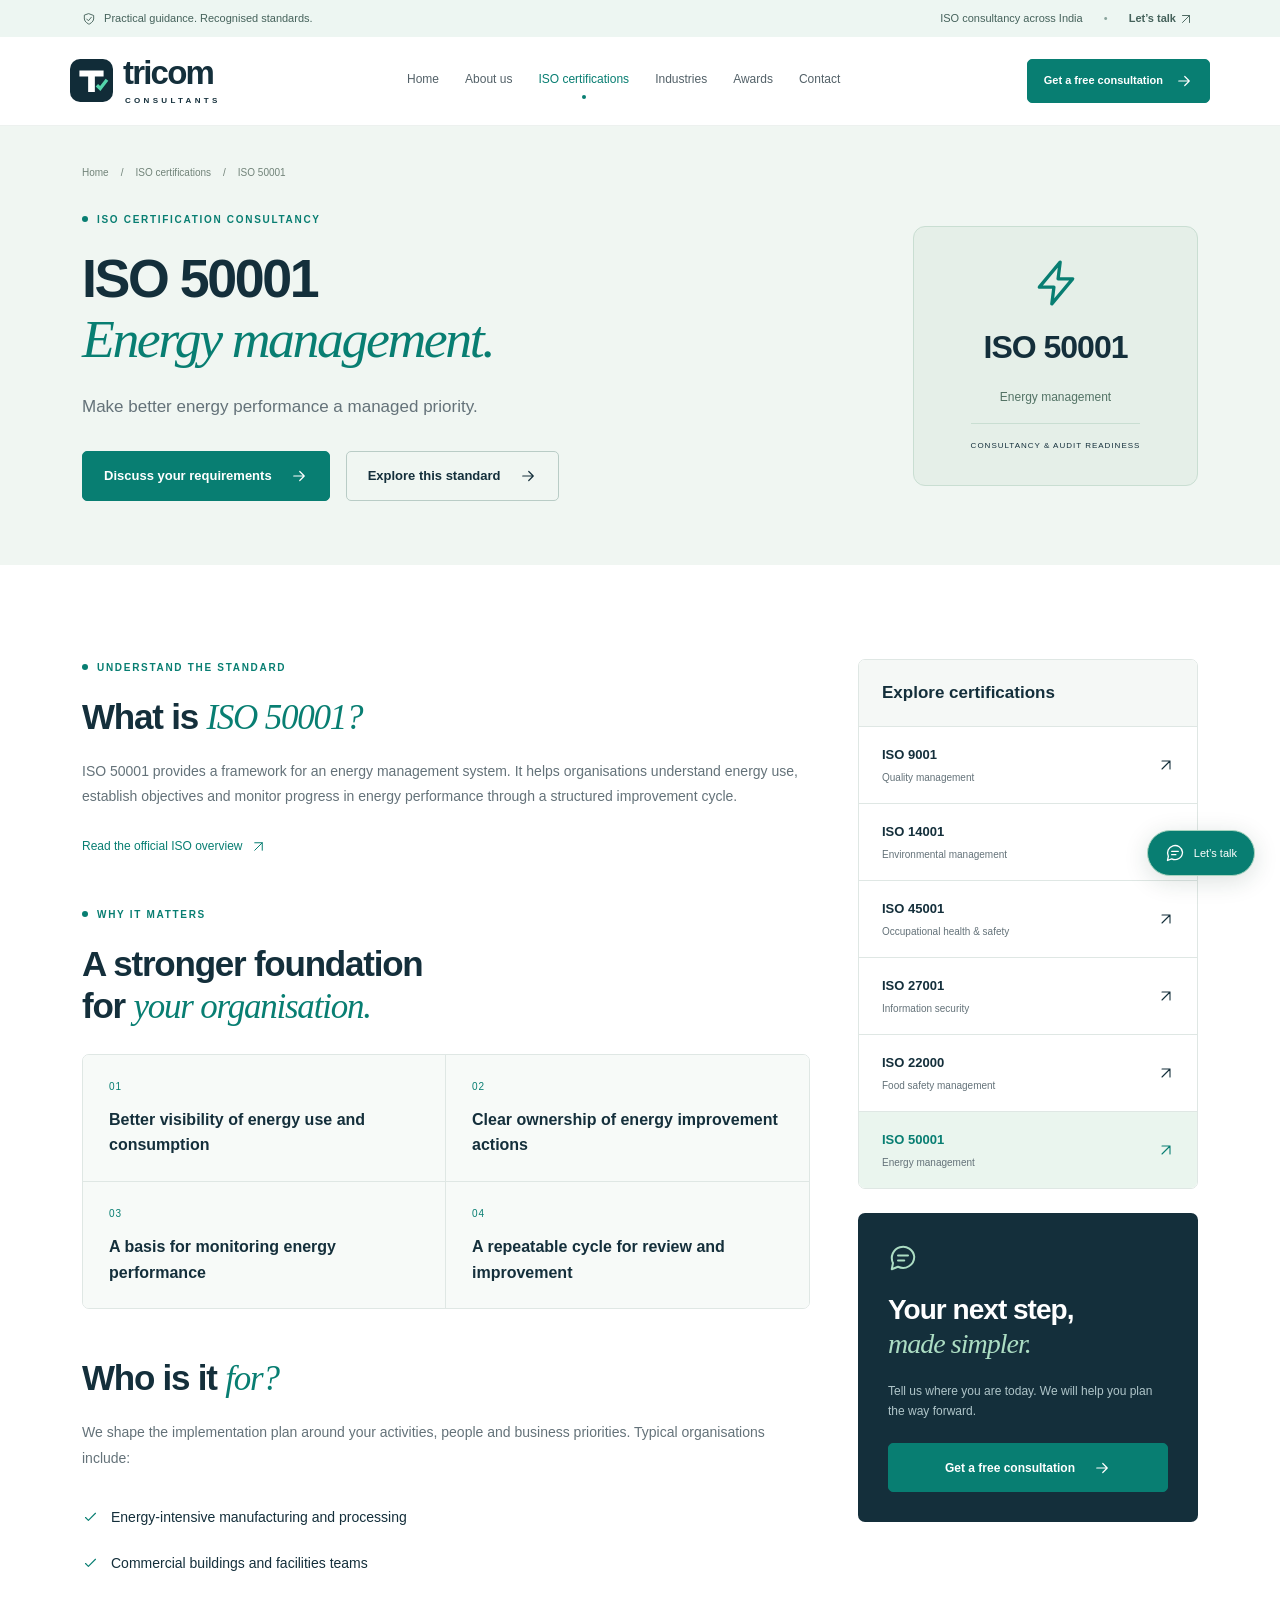
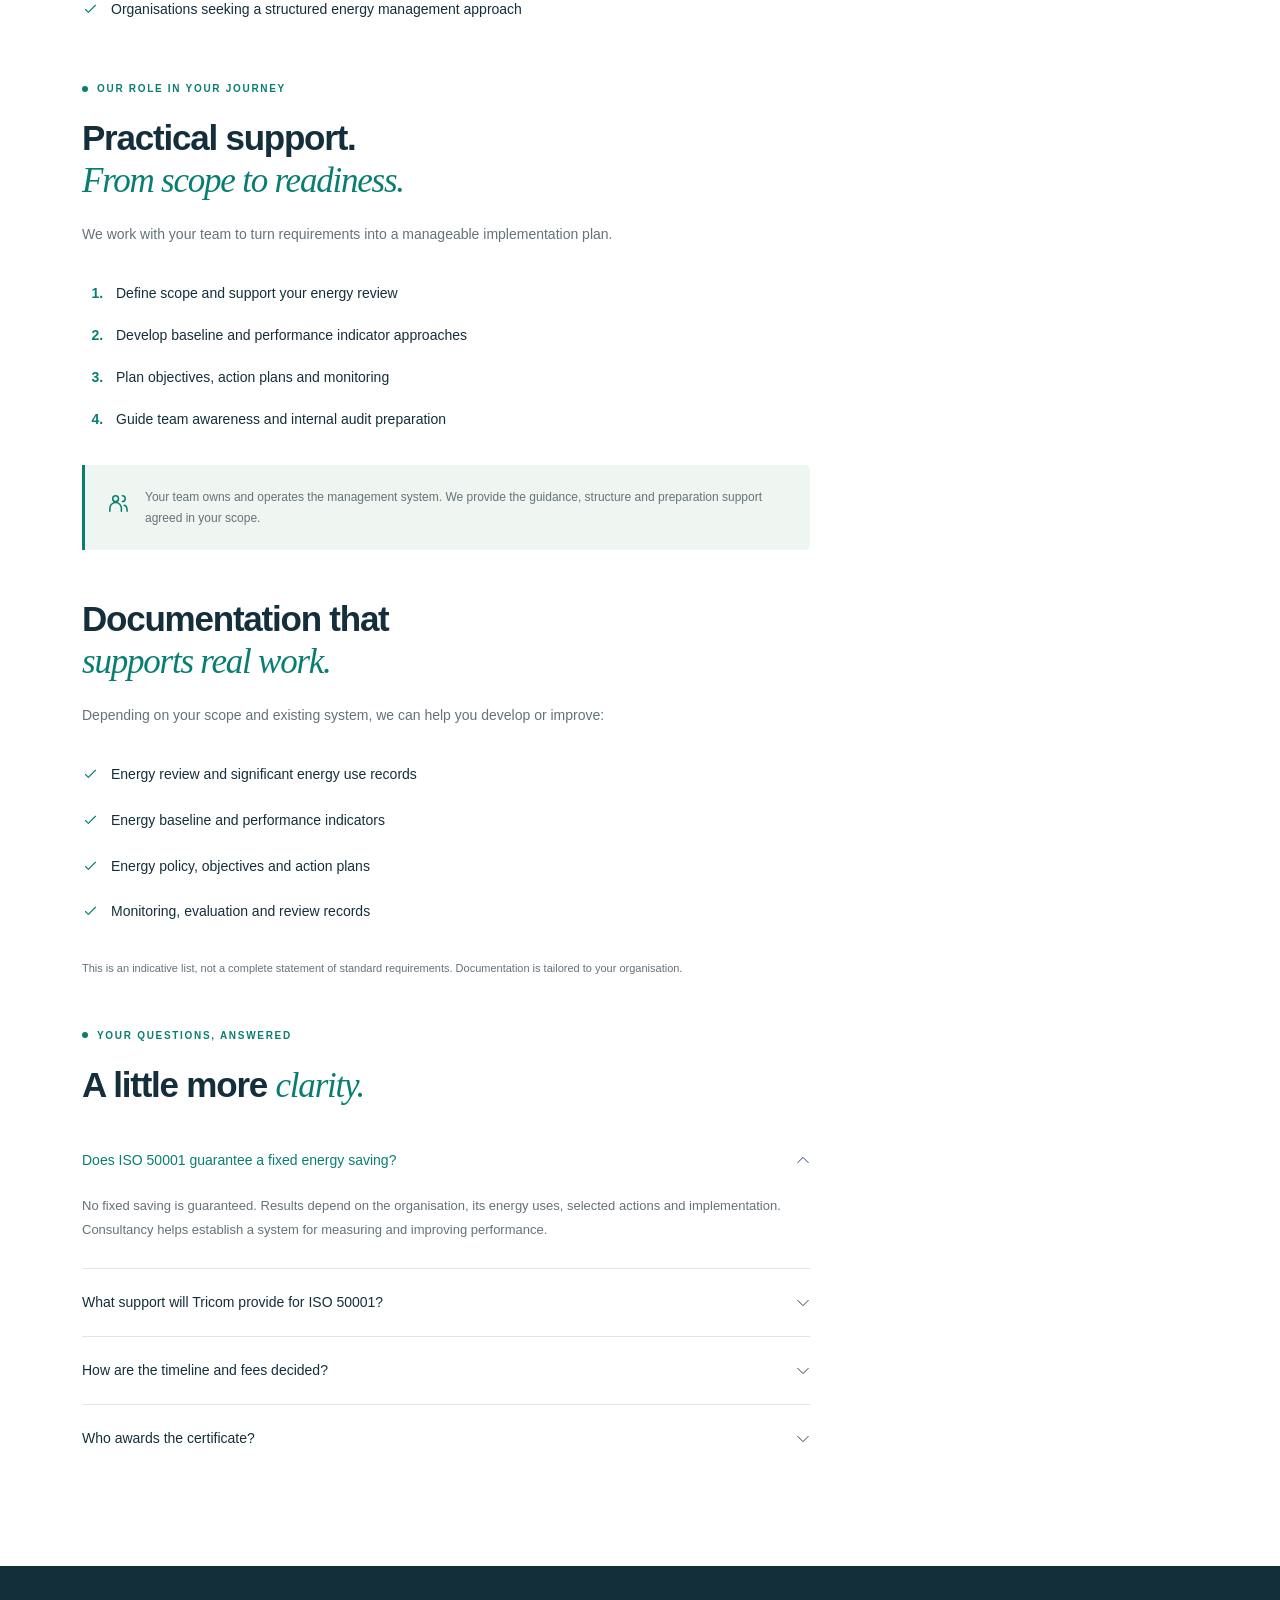
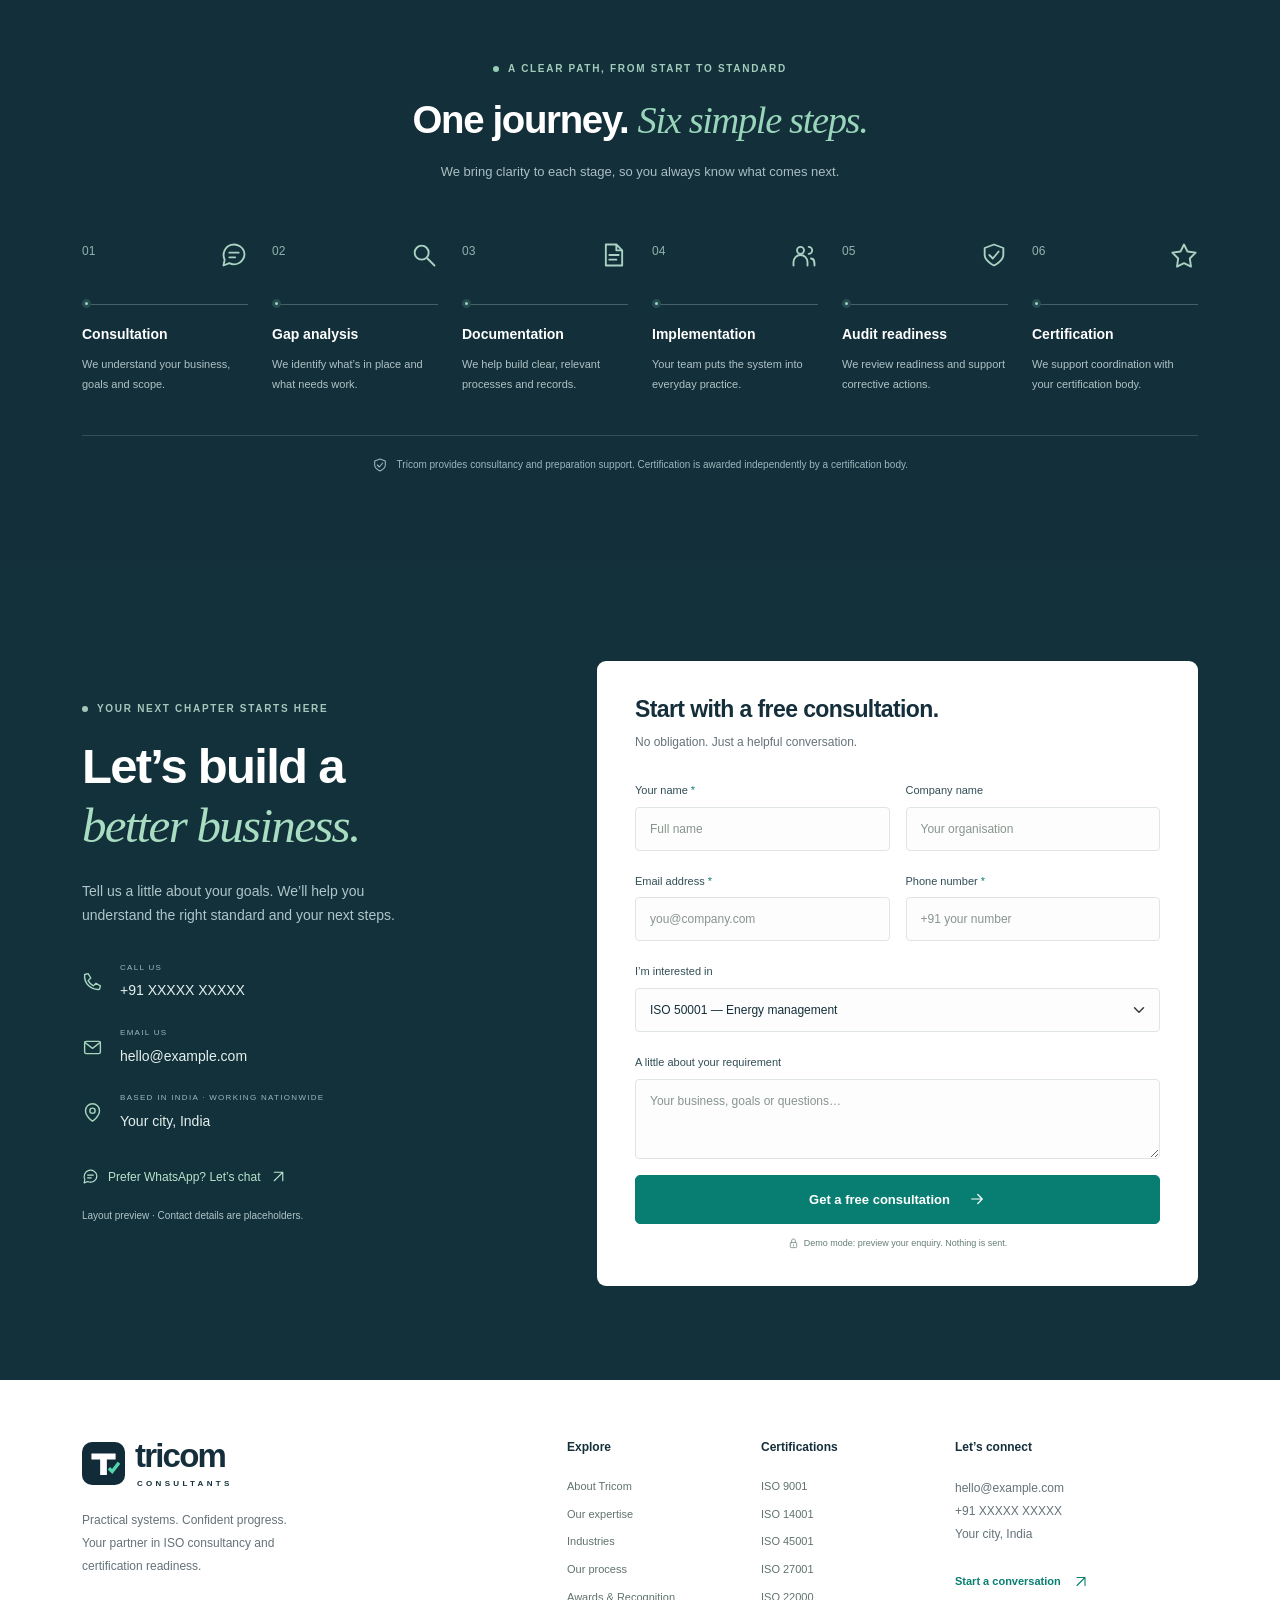
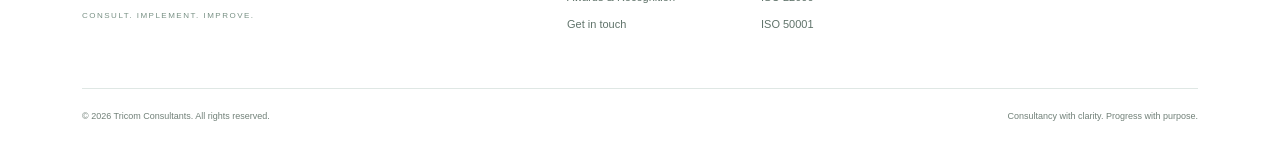
<file: iso-50001.html>
<!doctype html>
<html lang="en"><head><meta charset="utf-8"><meta name="viewport" content="width=device-width, initial-scale=1"><meta name="theme-color" content="#112c38"><title>ISO 50001 Energy management Consultancy | Tricom Consultants</title><meta name="description" content="ISO 50001 consultancy from Tricom Consultants. Understand energy use and build a foundation for better performance. Explore our support, documentation and certification preparation."><link rel="icon" href="assets/images/favicon.svg" type="image/svg+xml"><link rel="stylesheet" href="assets/vendor/bootstrap/bootstrap.min.css"><link rel="stylesheet" href="assets/css/main.css"><link rel="stylesheet" href="assets/css/details.css"></head><body data-standard="ISO 50001"><a class="skip-link" href="#main">Skip to content</a><div class="topbar"><div class="container d-flex justify-content-between gap-3"><span><svg class="icon" viewBox="0 0 24 24" fill="none" stroke="currentColor" stroke-width="1.6" stroke-linecap="round" stroke-linejoin="round" aria-hidden="true"><path d="m12 3 8 3v6c0 5-8 9-8 9s-8-4-8-9V6z"/><path d="m8 12 3 3 5-6"/></svg> Practical guidance. Recognised standards.</span><span class="topbar-right">ISO consultancy across India <span class="topbar-dot">•</span> <a href="contact.html">Let’s talk <svg class="icon" viewBox="0 0 24 24" fill="none" stroke="currentColor" stroke-width="1.6" stroke-linecap="round" stroke-linejoin="round" aria-hidden="true"><path d="M6 18 18 6M6 6h12v12"/></svg></a></span></div></div><header class="site-header"><nav class="navbar navbar-expand-lg container" aria-label="Main navigation"><a class="brand" href="index.html" aria-label="Tricom Consultants home"><img src="assets/images/favicon.svg" width="43" height="43" alt=""><span>tricom<span class="brand-sub">CONSULTANTS</span></span></a><button class="navbar-toggler" type="button" data-bs-toggle="collapse" data-bs-target="#mainNav" aria-controls="mainNav" aria-expanded="false" aria-label="Open navigation"><span class="navbar-toggler-icon"></span></button><div class="collapse navbar-collapse" id="mainNav"><ul class="navbar-nav mx-auto"><li class="nav-item"><a class="nav-link "  href="index.html">Home</a></li><li class="nav-item"><a class="nav-link "  href="about.html">About us</a></li><li class="nav-item"><a class="nav-link active"  href="services.html">ISO certifications</a></li><li class="nav-item"><a class="nav-link "  href="industries.html">Industries</a></li><li class="nav-item"><a class="nav-link "  href="awards.html">Awards</a></li><li class="nav-item"><a class="nav-link "  href="contact.html">Contact</a></li></ul><a class="btn btn-primary" href="contact.html">Get a free consultation<svg class="icon" viewBox="0 0 24 24" fill="none" stroke="currentColor" stroke-width="1.6" stroke-linecap="round" stroke-linejoin="round" aria-hidden="true"><path d="M5 12h14m-6-6 6 6-6 6"/></svg></a></div></nav></header><main id="main">
    <section class="detail-hero">
      <div class="container">
        <nav class="breadcrumb-line" aria-label="Breadcrumb">
          <a href="index.html">Home</a><span aria-hidden="true">/</span>
          <a href="services.html">ISO certifications</a><span aria-hidden="true">/</span>
          <span aria-current="page">ISO 50001</span>
        </nav>
        <div class="row align-items-center g-4">
          <div class="col-lg-8">
            <div class="eyebrow"><span></span>ISO CERTIFICATION CONSULTANCY</div>
            <h1>ISO 50001<br><em>Energy management.</em></h1>
            <p class="detail-headline">Make better energy performance a managed priority.</p>
            <div class="d-flex flex-wrap gap-3">
              <a class="btn btn-primary" href="contact.html?standard=ISO%2050001">Discuss your requirements<svg class="icon" viewBox="0 0 24 24" fill="none" stroke="currentColor" stroke-width="1.6" stroke-linecap="round" stroke-linejoin="round" aria-hidden="true"><path d="M5 12h14m-6-6 6 6-6 6"/></svg></a>
              <a class="btn btn-outline-primary" href="#overview">Explore this standard <svg class="icon" viewBox="0 0 24 24" fill="none" stroke="currentColor" stroke-width="1.6" stroke-linecap="round" stroke-linejoin="round" aria-hidden="true"><path d="M5 12h14m-6-6 6 6-6 6"/></svg></a>
            </div>
          </div>
          <div class="col-lg-4">
            <div class="standard-emblem">
              <span class="emblem-icon"><svg class="icon" viewBox="0 0 24 24" fill="none" stroke="currentColor" stroke-width="1.6" stroke-linecap="round" stroke-linejoin="round" aria-hidden="true"><path d="m14 2-10 12h7l-1 8 10-12h-7z"/></svg></span>
              <strong>ISO 50001</strong>
              <span>Energy management</span>
              <div class="emblem-caption">CONSULTANCY &amp; AUDIT READINESS</div>
            </div>
          </div>
        </div>
      </div>
    </section>
    <section class="section detail-section">
      <div class="container">
        <div class="row g-5">
          <div class="col-lg-8">
            <section class="detail-block" id="overview">
              <div class="eyebrow"><span></span>UNDERSTAND THE STANDARD</div>
              <h2>What is <em>ISO 50001?</em></h2>
              <p>ISO 50001 provides a framework for an energy management system. It helps organisations understand energy use, establish objectives and monitor progress in energy performance through a structured improvement cycle.</p>
              <a class="detail-source" href="https://www.iso.org/iso-50001-energy-management.html" target="_blank" rel="noopener noreferrer">Read the official ISO overview <svg class="icon" viewBox="0 0 24 24" fill="none" stroke="currentColor" stroke-width="1.6" stroke-linecap="round" stroke-linejoin="round" aria-hidden="true"><path d="M6 18 18 6M6 6h12v12"/></svg><span class="visually-hidden"> (opens in a new tab)</span></a>
            </section>
            <section class="detail-block" id="benefits">
              <div class="eyebrow"><span></span>WHY IT MATTERS</div>
              <h2>A stronger foundation<br>for <em>your organisation.</em></h2>
              <div class="detail-benefits"><article><span class="detail-number">01</span><h3>Better visibility of energy use and consumption</h3></article><article><span class="detail-number">02</span><h3>Clear ownership of energy improvement actions</h3></article><article><span class="detail-number">03</span><h3>A basis for monitoring energy performance</h3></article><article><span class="detail-number">04</span><h3>A repeatable cycle for review and improvement</h3></article></div>
            </section>
            <section class="detail-block" id="suitability">
              <h2>Who is it <em>for?</em></h2>
              <p>We shape the implementation plan around your activities, people and business priorities. Typical organisations include:</p>
              <ul class="detail-checklist"><li><svg class="icon" viewBox="0 0 24 24" fill="none" stroke="currentColor" stroke-width="1.6" stroke-linecap="round" stroke-linejoin="round" aria-hidden="true"><path d="m5 12 4 4L19 6"/></svg><span>Energy-intensive manufacturing and processing</span></li><li><svg class="icon" viewBox="0 0 24 24" fill="none" stroke="currentColor" stroke-width="1.6" stroke-linecap="round" stroke-linejoin="round" aria-hidden="true"><path d="m5 12 4 4L19 6"/></svg><span>Commercial buildings and facilities teams</span></li><li><svg class="icon" viewBox="0 0 24 24" fill="none" stroke="currentColor" stroke-width="1.6" stroke-linecap="round" stroke-linejoin="round" aria-hidden="true"><path d="m5 12 4 4L19 6"/></svg><span>Organisations seeking a structured energy management approach</span></li></ul>
            </section>
            <section class="detail-block" id="support">
              <div class="eyebrow"><span></span>OUR ROLE IN YOUR JOURNEY</div>
              <h2>Practical support.<br><em>From scope to readiness.</em></h2>
              <p>We work with your team to turn requirements into a manageable implementation plan.</p>
              <ol class="detail-support"><li>Define scope and support your energy review</li><li>Develop baseline and performance indicator approaches</li><li>Plan objectives, action plans and monitoring</li><li>Guide team awareness and internal audit preparation</li></ol>
              <div class="detail-note"><svg class="icon" viewBox="0 0 24 24" fill="none" stroke="currentColor" stroke-width="1.6" stroke-linecap="round" stroke-linejoin="round" aria-hidden="true"><circle cx="9" cy="8" r="3"/><path d="M3 21v-3a6 6 0 0 1 12 0v3M16 5a3 3 0 0 1 0 6m2 4c3 0 3 3 3 6"/></svg><p>Your team owns and operates the management system. We provide the guidance, structure and preparation support agreed in your scope.</p></div>
            </section>
            <section class="detail-block" id="documents">
              <h2>Documentation that<br><em>supports real work.</em></h2>
              <p>Depending on your scope and existing system, we can help you develop or improve:</p>
              <ul class="detail-checklist"><li><svg class="icon" viewBox="0 0 24 24" fill="none" stroke="currentColor" stroke-width="1.6" stroke-linecap="round" stroke-linejoin="round" aria-hidden="true"><path d="m5 12 4 4L19 6"/></svg><span>Energy review and significant energy use records</span></li><li><svg class="icon" viewBox="0 0 24 24" fill="none" stroke="currentColor" stroke-width="1.6" stroke-linecap="round" stroke-linejoin="round" aria-hidden="true"><path d="m5 12 4 4L19 6"/></svg><span>Energy baseline and performance indicators</span></li><li><svg class="icon" viewBox="0 0 24 24" fill="none" stroke="currentColor" stroke-width="1.6" stroke-linecap="round" stroke-linejoin="round" aria-hidden="true"><path d="m5 12 4 4L19 6"/></svg><span>Energy policy, objectives and action plans</span></li><li><svg class="icon" viewBox="0 0 24 24" fill="none" stroke="currentColor" stroke-width="1.6" stroke-linecap="round" stroke-linejoin="round" aria-hidden="true"><path d="m5 12 4 4L19 6"/></svg><span>Monitoring, evaluation and review records</span></li></ul>
              <p class="detail-small">This is an indicative list, not a complete statement of standard requirements. Documentation is tailored to your organisation.</p>
            </section>
            <section class="detail-block mb-0" id="detail-faq">
              <div class="eyebrow"><span></span>YOUR QUESTIONS, ANSWERED</div>
              <h2>A little more <em>clarity.</em></h2>
              <div class="accordion accordion-flush" id="detailAccordion">
                
                  <div class="accordion-item">
                    <h3 class="accordion-header"><button class="accordion-button " type="button" data-bs-toggle="collapse" data-bs-target="#detail-answer-0" aria-expanded="true" aria-controls="detail-answer-0">Does ISO 50001 guarantee a fixed energy saving?</button></h3>
                    <div id="detail-answer-0" class="accordion-collapse collapse show" data-bs-parent="#detailAccordion"><div class="accordion-body">No fixed saving is guaranteed. Results depend on the organisation, its energy uses, selected actions and implementation. Consultancy helps establish a system for measuring and improving performance.</div></div>
                  </div>
                  <div class="accordion-item">
                    <h3 class="accordion-header"><button class="accordion-button collapsed" type="button" data-bs-toggle="collapse" data-bs-target="#detail-answer-1" aria-expanded="false" aria-controls="detail-answer-1">What support will Tricom provide for ISO 50001?</button></h3>
                    <div id="detail-answer-1" class="accordion-collapse collapse " data-bs-parent="#detailAccordion"><div class="accordion-body">Energy review, baseline and performance indicators, action plans, monitoring and audit support. Your proposal will define the specific activities, deliverables and responsibilities for your project.</div></div>
                  </div>
                  <div class="accordion-item">
                    <h3 class="accordion-header"><button class="accordion-button collapsed" type="button" data-bs-toggle="collapse" data-bs-target="#detail-answer-2" aria-expanded="false" aria-controls="detail-answer-2">How are the timeline and fees decided?</button></h3>
                    <div id="detail-answer-2" class="accordion-collapse collapse " data-bs-parent="#detailAccordion"><div class="accordion-body">We consider your organisation’s size, locations, existing processes and agreed scope. After an initial discussion, we prepare a practical plan and a tailored proposal. The independent certification body sets its own audit arrangements and fees.</div></div>
                  </div>
                  <div class="accordion-item">
                    <h3 class="accordion-header"><button class="accordion-button collapsed" type="button" data-bs-toggle="collapse" data-bs-target="#detail-answer-3" aria-expanded="false" aria-controls="detail-answer-3">Who awards the certificate?</button></h3>
                    <div id="detail-answer-3" class="accordion-collapse collapse " data-bs-parent="#detailAccordion"><div class="accordion-body">Tricom provides consultancy and preparation support. An independent certification body carries out its assessment and makes the certification decision. A consultancy engagement does not guarantee certification.</div></div>
                  </div>
              </div>
            </section>
          </div>
          <aside class="col-lg-4">
            <div class="detail-sidebar">
              <nav class="detail-nav" aria-label="ISO certifications">
                <h2>Explore certifications</h2>
                <a href="iso-9001.html" ><span>ISO 9001<small>Quality management</small></span><svg class="icon" viewBox="0 0 24 24" fill="none" stroke="currentColor" stroke-width="1.6" stroke-linecap="round" stroke-linejoin="round" aria-hidden="true"><path d="M6 18 18 6M6 6h12v12"/></svg></a><a href="iso-14001.html" ><span>ISO 14001<small>Environmental management</small></span><svg class="icon" viewBox="0 0 24 24" fill="none" stroke="currentColor" stroke-width="1.6" stroke-linecap="round" stroke-linejoin="round" aria-hidden="true"><path d="M6 18 18 6M6 6h12v12"/></svg></a><a href="iso-45001.html" ><span>ISO 45001<small>Occupational health &amp; safety</small></span><svg class="icon" viewBox="0 0 24 24" fill="none" stroke="currentColor" stroke-width="1.6" stroke-linecap="round" stroke-linejoin="round" aria-hidden="true"><path d="M6 18 18 6M6 6h12v12"/></svg></a><a href="iso-27001.html" ><span>ISO 27001<small>Information security</small></span><svg class="icon" viewBox="0 0 24 24" fill="none" stroke="currentColor" stroke-width="1.6" stroke-linecap="round" stroke-linejoin="round" aria-hidden="true"><path d="M6 18 18 6M6 6h12v12"/></svg></a><a href="iso-22000.html" ><span>ISO 22000<small>Food safety management</small></span><svg class="icon" viewBox="0 0 24 24" fill="none" stroke="currentColor" stroke-width="1.6" stroke-linecap="round" stroke-linejoin="round" aria-hidden="true"><path d="M6 18 18 6M6 6h12v12"/></svg></a><a href="iso-50001.html" class="active" aria-current="page"><span>ISO 50001<small>Energy management</small></span><svg class="icon" viewBox="0 0 24 24" fill="none" stroke="currentColor" stroke-width="1.6" stroke-linecap="round" stroke-linejoin="round" aria-hidden="true"><path d="M6 18 18 6M6 6h12v12"/></svg></a>
              </nav>
              <div class="detail-cta">
                <svg class="icon" viewBox="0 0 24 24" fill="none" stroke="currentColor" stroke-width="1.6" stroke-linecap="round" stroke-linejoin="round" aria-hidden="true"><path d="M21 11a9 9 0 0 1-13 8l-5 2 1-5A9 9 0 1 1 21 11Z"/><path d="M8 10h8m-8 4h5"/></svg>
                <h2>Your next step,<br><em>made simpler.</em></h2>
                <p>Tell us where you are today. We will help you plan the way forward.</p>
                <a class="btn btn-primary" href="contact.html?standard=ISO%2050001">Get a free consultation<svg class="icon" viewBox="0 0 24 24" fill="none" stroke="currentColor" stroke-width="1.6" stroke-linecap="round" stroke-linejoin="round" aria-hidden="true"><path d="M5 12h14m-6-6 6 6-6 6"/></svg></a>
              </div>
            </div>
          </aside>
        </div>
      </div>
    </section><section class="section process-section" id="process"><div class="container"><div class="section-heading text-center"><div class="eyebrow"><span></span>A CLEAR PATH, FROM START TO STANDARD</div><h2>One journey. <em>Six simple steps.</em></h2><p>We bring clarity to each stage, so you always know what comes next.</p></div><div class="process-grid"><article class="process-step"><div class="step-marker"><span>01</span><svg class="icon" viewBox="0 0 24 24" fill="none" stroke="currentColor" stroke-width="1.6" stroke-linecap="round" stroke-linejoin="round" aria-hidden="true"><path d="M21 11a9 9 0 0 1-13 8l-5 2 1-5A9 9 0 1 1 21 11Z"/><path d="M8 10h8m-8 4h5"/></svg></div><h3>Consultation</h3><p>We understand your business, goals and scope.</p></article><article class="process-step"><div class="step-marker"><span>02</span><svg class="icon" viewBox="0 0 24 24" fill="none" stroke="currentColor" stroke-width="1.6" stroke-linecap="round" stroke-linejoin="round" aria-hidden="true"><circle cx="10" cy="10" r="6"/><path d="m15 15 6 6"/></svg></div><h3>Gap analysis</h3><p>We identify what’s in place and what needs work.</p></article><article class="process-step"><div class="step-marker"><span>03</span><svg class="icon" viewBox="0 0 24 24" fill="none" stroke="currentColor" stroke-width="1.6" stroke-linecap="round" stroke-linejoin="round" aria-hidden="true"><path d="M14 3H5v18h14V8zm0 0v5h5M8 12h8m-8 4h6"/></svg></div><h3>Documentation</h3><p>We help build clear, relevant processes and records.</p></article><article class="process-step"><div class="step-marker"><span>04</span><svg class="icon" viewBox="0 0 24 24" fill="none" stroke="currentColor" stroke-width="1.6" stroke-linecap="round" stroke-linejoin="round" aria-hidden="true"><circle cx="9" cy="8" r="3"/><path d="M3 21v-3a6 6 0 0 1 12 0v3M16 5a3 3 0 0 1 0 6m2 4c3 0 3 3 3 6"/></svg></div><h3>Implementation</h3><p>Your team puts the system into everyday practice.</p></article><article class="process-step"><div class="step-marker"><span>05</span><svg class="icon" viewBox="0 0 24 24" fill="none" stroke="currentColor" stroke-width="1.6" stroke-linecap="round" stroke-linejoin="round" aria-hidden="true"><path d="m12 3 8 3v6c0 5-8 9-8 9s-8-4-8-9V6z"/><path d="m8 12 3 3 5-6"/></svg></div><h3>Audit readiness</h3><p>We review readiness and support corrective actions.</p></article><article class="process-step"><div class="step-marker"><span>06</span><svg class="icon" viewBox="0 0 24 24" fill="none" stroke="currentColor" stroke-width="1.6" stroke-linecap="round" stroke-linejoin="round" aria-hidden="true"><path d="m12 3 3 6 7 1-5 5 1 7-6-3-6 3 1-7-5-5 7-1z"/></svg></div><h3>Certification</h3><p>We support coordination with your certification body.</p></article></div><div class="process-footnote"><svg class="icon" viewBox="0 0 24 24" fill="none" stroke="currentColor" stroke-width="1.6" stroke-linecap="round" stroke-linejoin="round" aria-hidden="true"><path d="m12 3 8 3v6c0 5-8 9-8 9s-8-4-8-9V6z"/><path d="m8 12 3 3 5-6"/></svg> Tricom provides consultancy and preparation support. Certification is awarded independently by a certification body.</div></div></section><section class="section contact-section" id="contact"><div class="container"><div class="row g-5 align-items-center"><div class="col-lg-5 contact-copy"><div class="eyebrow"><span></span>YOUR NEXT CHAPTER STARTS HERE</div><h2>Let’s build a<br><em>better business.</em></h2><p>Tell us a little about your goals. We’ll help you understand the right standard and your next steps.</p><div class="contact-details"><div><svg class="icon" viewBox="0 0 24 24" fill="none" stroke="currentColor" stroke-width="1.6" stroke-linecap="round" stroke-linejoin="round" aria-hidden="true"><path d="m7 3 3 5-3 3a15 15 0 0 0 6 6l3-3 5 3-1 4C10 22 2 14 3 4z"/></svg><span><small>CALL US</small><strong>+91 XXXXX XXXXX</strong></span></div><div><svg class="icon" viewBox="0 0 24 24" fill="none" stroke="currentColor" stroke-width="1.6" stroke-linecap="round" stroke-linejoin="round" aria-hidden="true"><rect x="3" y="5" width="18" height="14" rx="2"/><path d="m3 6 9 7 9-7"/></svg><span><small>EMAIL US</small><strong>hello@example.com</strong></span></div><div><svg class="icon" viewBox="0 0 24 24" fill="none" stroke="currentColor" stroke-width="1.6" stroke-linecap="round" stroke-linejoin="round" aria-hidden="true"><path d="M20 10c0 6-8 12-8 12S4 16 4 10a8 8 0 1 1 16 0Z"/><circle cx="12" cy="10" r="3"/></svg><span><small>BASED IN INDIA · WORKING NATIONWIDE</small><strong>Your city, India</strong></span></div></div><button class="whatsapp-link" type="button" data-whatsapp><svg class="icon" viewBox="0 0 24 24" fill="none" stroke="currentColor" stroke-width="1.6" stroke-linecap="round" stroke-linejoin="round" aria-hidden="true"><path d="M21 11a9 9 0 0 1-13 8l-5 2 1-5A9 9 0 1 1 21 11Z"/><path d="M8 10h8m-8 4h5"/></svg> Prefer WhatsApp? Let’s chat <svg class="icon" viewBox="0 0 24 24" fill="none" stroke="currentColor" stroke-width="1.6" stroke-linecap="round" stroke-linejoin="round" aria-hidden="true"><path d="M6 18 18 6M6 6h12v12"/></svg></button><p class="demo-contact-note">Layout preview · Contact details are placeholders.</p></div><div class="col-lg-7"><div class="enquiry-card"><h3>Start with a free consultation.</h3><p>No obligation. Just a helpful conversation.</p><form id="enquiry-form"><div class="row g-3"><div class="col-sm-6"><label for="full-name" class="form-label">Your name <span>*</span></label><input class="form-control" id="full-name" name="name" autocomplete="name" placeholder="Full name" maxlength="100" required></div><div class="col-sm-6"><label for="company" class="form-label">Company name</label><input class="form-control" id="company" name="company" autocomplete="organization" placeholder="Your organisation" maxlength="150"></div><div class="col-sm-6"><label for="email" class="form-label">Email address <span>*</span></label><input type="email" class="form-control" id="email" name="email" autocomplete="email" placeholder="you@company.com" maxlength="254" required></div><div class="col-sm-6"><label for="phone" class="form-label">Phone number <span>*</span></label><input type="tel" class="form-control" id="phone" name="phone" autocomplete="tel" placeholder="+91 your number" pattern="[+0-9 .]{7,20}" title="Use 7 to 20 characters: digits, spaces, + or dots." maxlength="20" required></div><div class="col-12"><label for="standard" class="form-label">I’m interested in</label><select id="standard" name="standard" class="form-select"><option value="">Help me choose the right standard</option><option value="ISO 9001">ISO 9001 — Quality management</option><option value="ISO 14001">ISO 14001 — Environmental management</option><option value="ISO 45001">ISO 45001 — Occupational health & safety</option><option value="ISO 27001">ISO 27001 — Information security</option><option value="ISO 22000">ISO 22000 — Food safety management</option><option value="ISO 50001">ISO 50001 — Energy management</option><option value="Multiple standards">Multiple standards / other support</option></select></div><div class="col-12"><label for="message" class="form-label">A little about your requirement</label><textarea class="form-control" id="message" name="message" rows="3" maxlength="2000" placeholder="Your business, goals or questions…"></textarea></div><div class="col-12"><button type="submit" class="btn btn-primary w-100">Get a free consultation <svg class="icon" viewBox="0 0 24 24" fill="none" stroke="currentColor" stroke-width="1.6" stroke-linecap="round" stroke-linejoin="round" aria-hidden="true"><path d="M5 12h14m-6-6 6 6-6 6"/></svg></button><p class="form-note"><svg class="icon" viewBox="0 0 24 24" fill="none" stroke="currentColor" stroke-width="1.6" stroke-linecap="round" stroke-linejoin="round" aria-hidden="true"><rect x="5" y="10" width="14" height="11" rx="2"/><path d="M8 10V6a4 4 0 0 1 8 0v4m-4 5v2"/></svg>Demo mode: preview your enquiry. Nothing is sent.</p></div></div></form></div></div></div></div></section></main><footer class="site-footer"><div class="container"><div class="row g-5 footer-main"><div class="col-lg-5"><a class="brand" href="index.html" aria-label="Tricom Consultants home"><img src="assets/images/favicon.svg" width="43" height="43" alt=""><span>tricom<span class="brand-sub">CONSULTANTS</span></span></a><p>Practical systems. Confident progress.<br>Your partner in ISO consultancy and<br>certification readiness.</p><span class="footer-signoff">CONSULT. IMPLEMENT. IMPROVE.</span></div><div class="col-6 col-lg-2"><h2>Explore</h2><a href="about.html">About Tricom</a><a href="services.html">Our expertise</a><a href="industries.html">Industries</a><a href="index.html#process">Our process</a><a href="awards.html">Awards &amp; Recognition</a><a href="contact.html">Get in touch</a></div><div class="col-6 col-lg-2"><h2>Certifications</h2><a href="iso-9001.html">ISO 9001</a><a href="iso-14001.html">ISO 14001</a><a href="iso-45001.html">ISO 45001</a><a href="iso-27001.html">ISO 27001</a><a href="iso-22000.html">ISO 22000</a><a href="iso-50001.html">ISO 50001</a></div><div class="col-lg-3"><h2>Let’s connect</h2><p>hello@example.com<br>+91 XXXXX XXXXX<br>Your city, India</p><a class="footer-cta" href="contact.html">Start a conversation <svg class="icon" viewBox="0 0 24 24" fill="none" stroke="currentColor" stroke-width="1.6" stroke-linecap="round" stroke-linejoin="round" aria-hidden="true"><path d="M6 18 18 6M6 6h12v12"/></svg></a></div></div><div class="footer-bottom"><span>&copy; <span id="year">2026</span> Tricom Consultants. All rights reserved.</span><span>Consultancy with clarity. Progress with purpose.</span></div></div></footer><button class="floating-contact" type="button" data-whatsapp aria-label="Chat about ISO consultancy"><svg class="icon" viewBox="0 0 24 24" fill="none" stroke="currentColor" stroke-width="1.6" stroke-linecap="round" stroke-linejoin="round" aria-hidden="true"><path d="M21 11a9 9 0 0 1-13 8l-5 2 1-5A9 9 0 1 1 21 11Z"/><path d="M8 10h8m-8 4h5"/></svg><span>Let’s talk</span></button><button class="back-top" type="button" aria-label="Back to top" hidden>↑</button><div class="modal fade" id="standardModal" tabindex="-1" aria-labelledby="standard-title" aria-hidden="true"><div class="modal-dialog modal-dialog-centered"><div class="modal-content"><div class="modal-header"><span class="eyebrow mb-0">ISO CONSULTANCY</span><button type="button" class="btn-close" data-bs-dismiss="modal" aria-label="Close"></button></div><div class="modal-body"><h2 id="standard-title"></h2><h3 id="standard-name"></h3><p id="standard-description"></p><div class="modal-scope"><h4>How we can help</h4><p id="standard-scope"></p></div><p class="small">Certification is awarded by an independent certification body following its assessment.</p></div><div class="modal-footer"><a id="standard-details" class="btn btn-outline-primary" href="services.html">More details</a><a id="standard-enquire" class="btn btn-primary" href="contact.html">Discuss this standard <svg class="icon" viewBox="0 0 24 24" fill="none" stroke="currentColor" stroke-width="1.6" stroke-linecap="round" stroke-linejoin="round" aria-hidden="true"><path d="M5 12h14m-6-6 6 6-6 6"/></svg></a></div></div></div></div><div class="modal fade" id="enquiryModal" tabindex="-1" aria-labelledby="enquiry-title" aria-hidden="true"><div class="modal-dialog modal-dialog-centered"><div class="modal-content"><div class="modal-header"><h2 class="modal-title fs-4" id="enquiry-title">Your enquiry preview</h2><button type="button" class="btn-close" data-bs-dismiss="modal" aria-label="Close"></button></div><div class="modal-body"><p id="enquiry-status" role="status"></p><pre id="enquiry-preview"></pre></div><div class="modal-footer"><button class="btn btn-outline-primary" id="download-enquiry" type="button">Download enquiry <svg class="icon" viewBox="0 0 24 24" fill="none" stroke="currentColor" stroke-width="1.6" stroke-linecap="round" stroke-linejoin="round" aria-hidden="true"><path d="M14 3H5v18h14V8zm0 0v5h5M8 12h8m-8 4h6"/></svg></button><a class="btn btn-primary" id="send-enquiry" hidden>Open email app <svg class="icon" viewBox="0 0 24 24" fill="none" stroke="currentColor" stroke-width="1.6" stroke-linecap="round" stroke-linejoin="round" aria-hidden="true"><path d="M5 12h14m-6-6 6 6-6 6"/></svg></a></div></div></div></div><div class="modal fade" id="whatsappModal" tabindex="-1" aria-labelledby="whatsapp-title" aria-hidden="true"><div class="modal-dialog modal-dialog-centered"><div class="modal-content"><div class="modal-header"><h2 class="modal-title fs-4" id="whatsapp-title">Let’s connect</h2><button type="button" class="btn-close" data-bs-dismiss="modal" aria-label="Close"></button></div><div class="modal-body"><p>WhatsApp will be available once the official business number is added. You can explore the enquiry form in the meantime.</p><a class="btn btn-primary" href="contact.html">Prepare an enquiry<svg class="icon" viewBox="0 0 24 24" fill="none" stroke="currentColor" stroke-width="1.6" stroke-linecap="round" stroke-linejoin="round" aria-hidden="true"><path d="M5 12h14m-6-6 6 6-6 6"/></svg></a></div></div></div></div><script src="assets/vendor/bootstrap/bootstrap.bundle.min.js" defer></script><script src="assets/js/site-config.js" defer></script><script src="assets/js/main.js" defer></script></body></html>
</file>
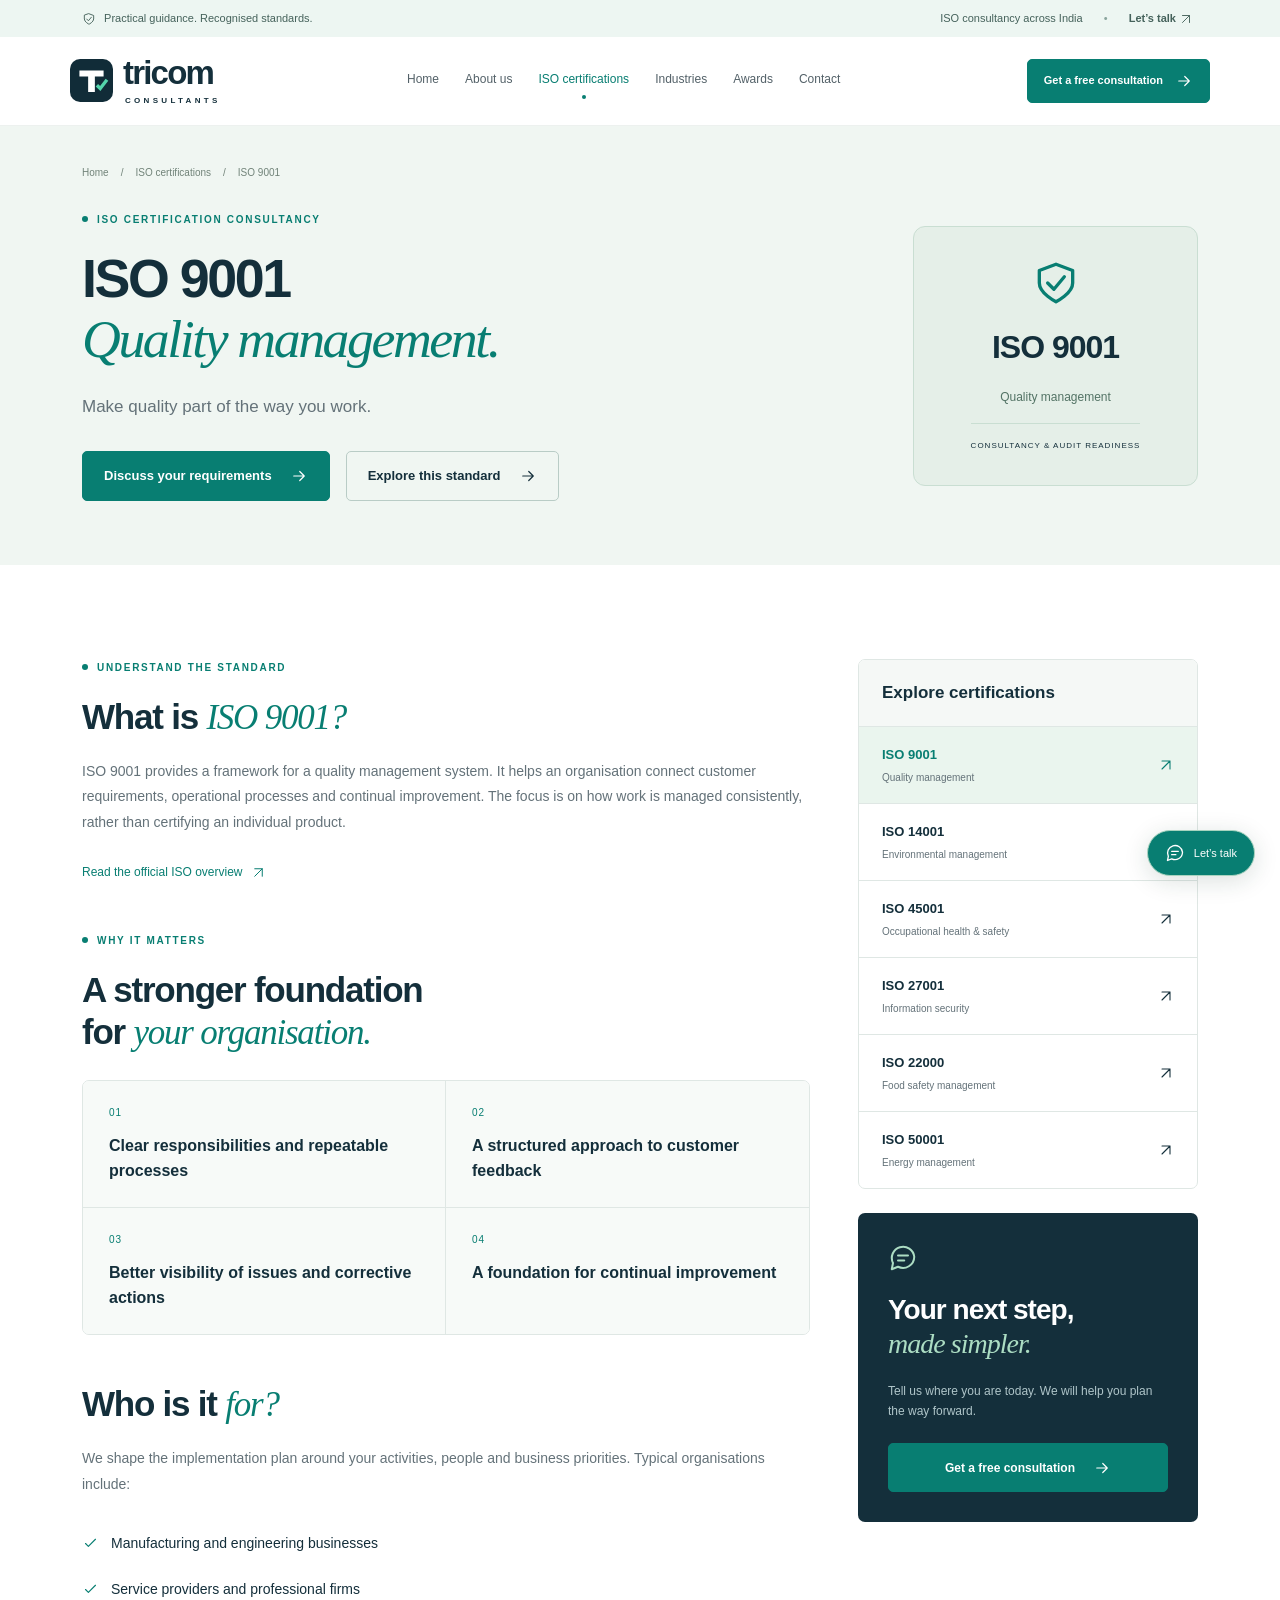
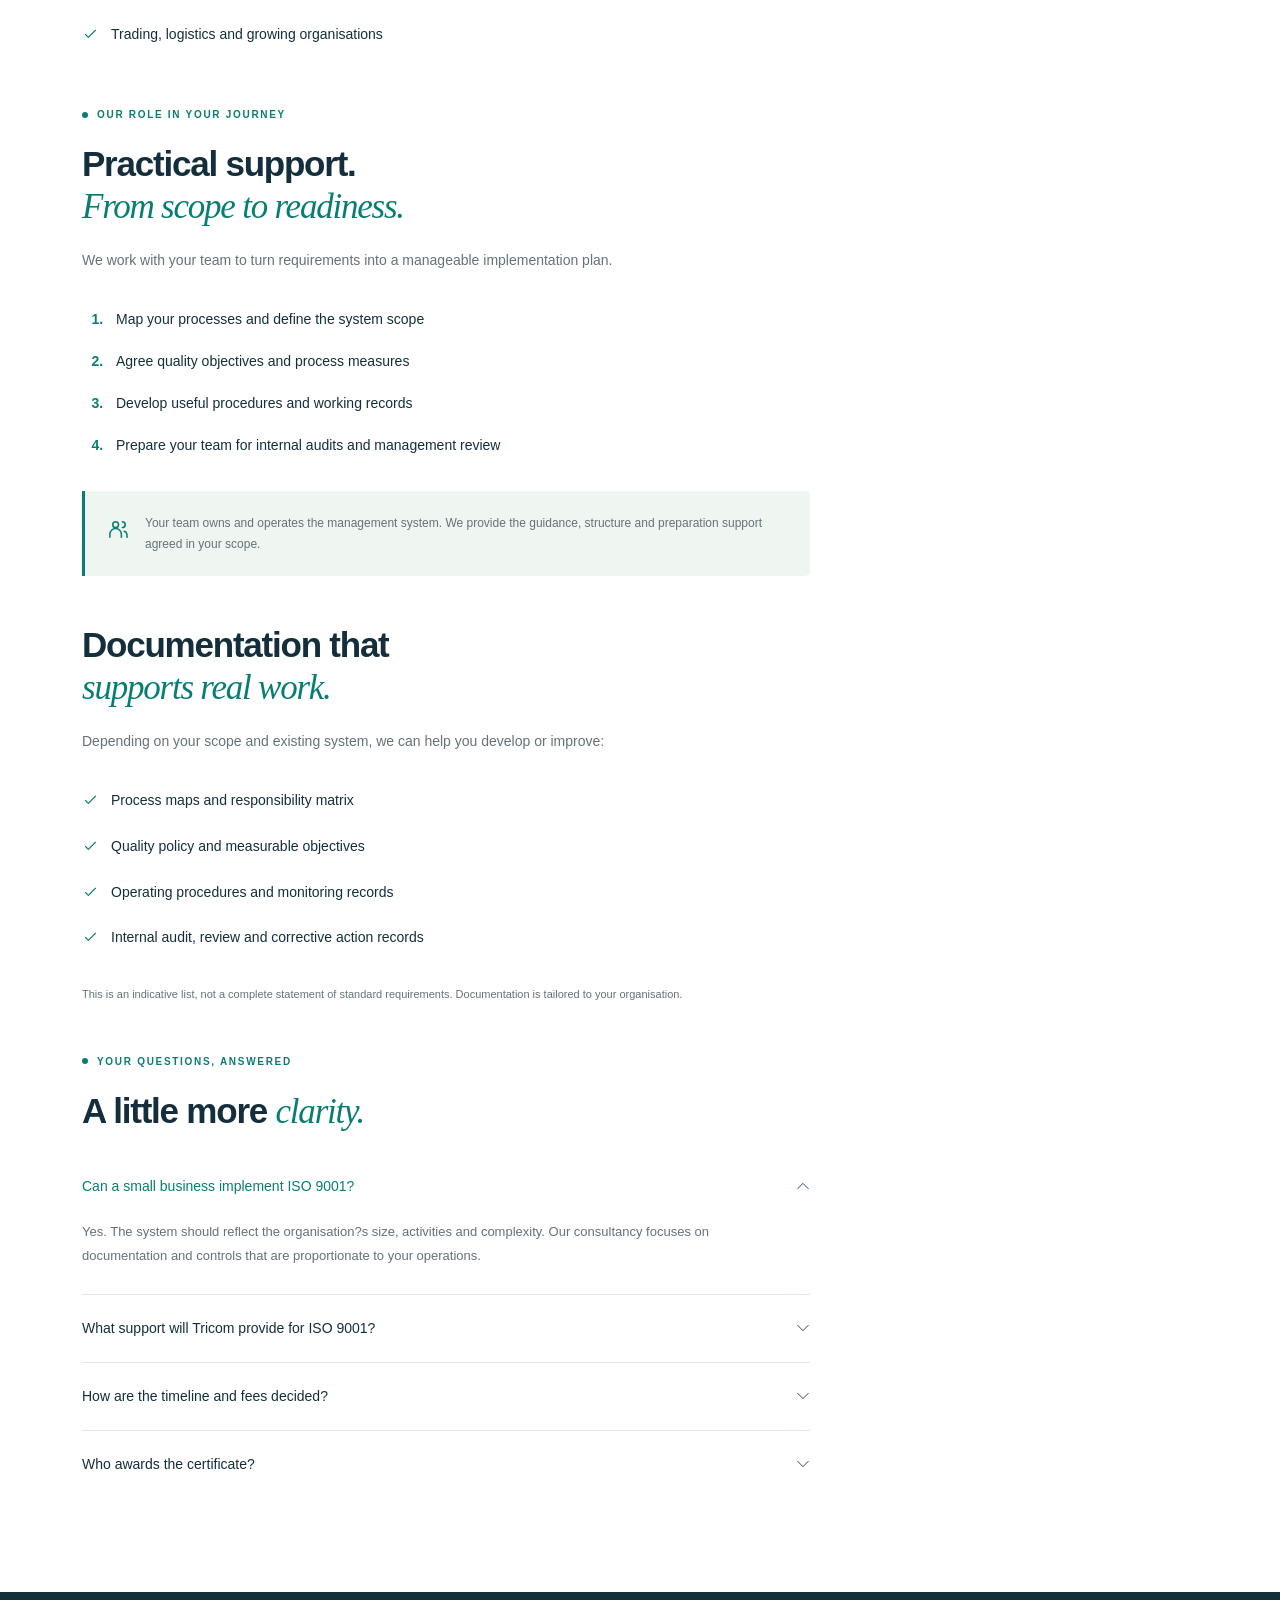
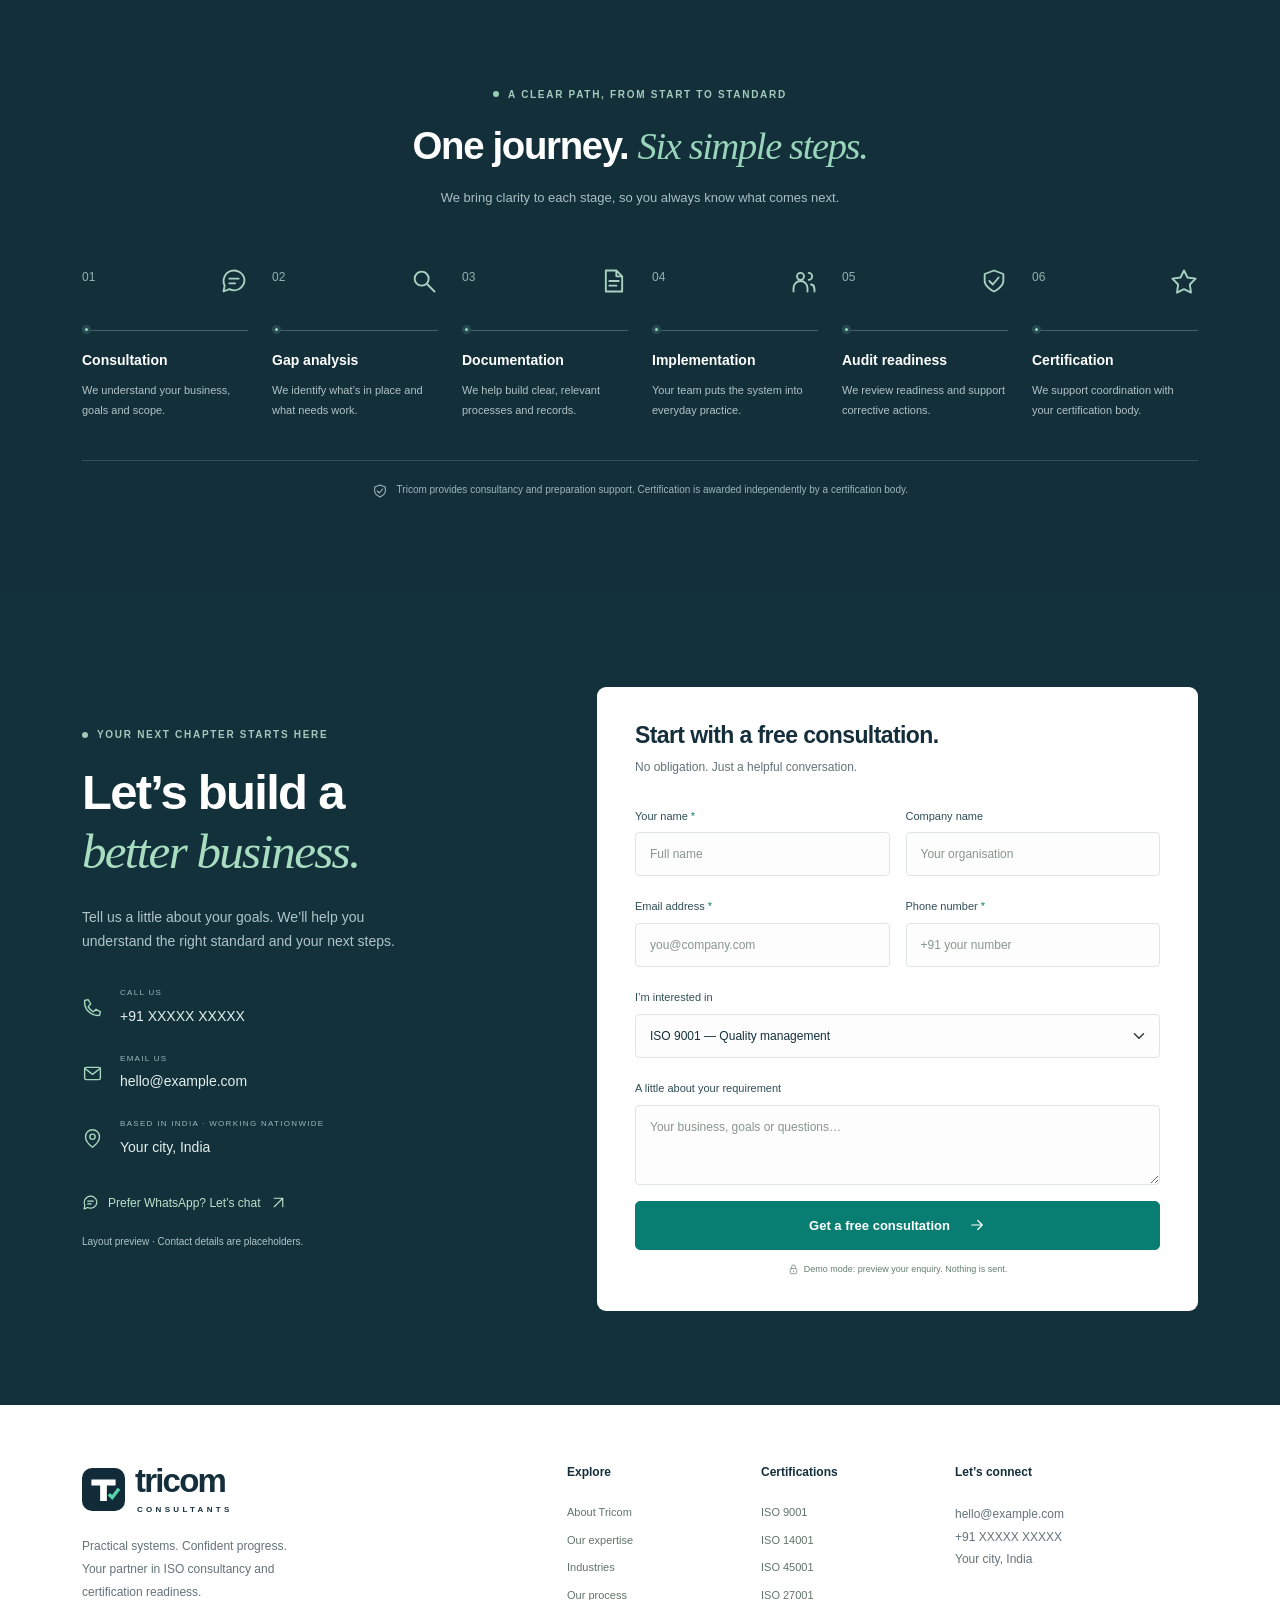
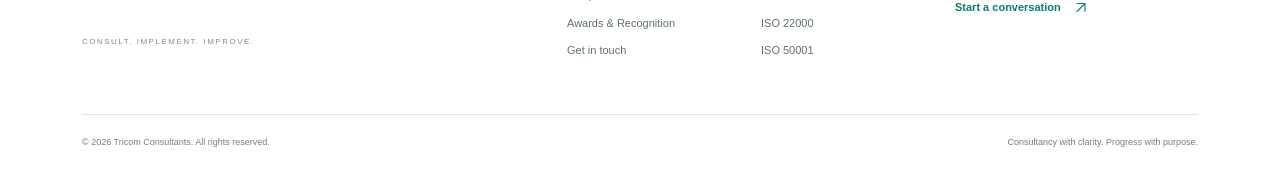
<file: iso-9001.html>
<!doctype html>
<html lang="en"><head><meta charset="utf-8"><meta name="viewport" content="width=device-width, initial-scale=1"><meta name="theme-color" content="#112c38"><title>ISO 9001 Quality management Consultancy | Tricom Consultants</title><meta name="description" content="ISO 9001 consultancy from Tricom Consultants. Build consistent processes. Deliver better customer experiences. Explore our support, documentation and certification preparation."><link rel="icon" href="assets/images/favicon.svg" type="image/svg+xml"><link rel="stylesheet" href="assets/vendor/bootstrap/bootstrap.min.css"><link rel="stylesheet" href="assets/css/main.css"><link rel="stylesheet" href="assets/css/details.css"></head><body data-standard="ISO 9001"><a class="skip-link" href="#main">Skip to content</a><div class="topbar"><div class="container d-flex justify-content-between gap-3"><span><svg class="icon" viewBox="0 0 24 24" fill="none" stroke="currentColor" stroke-width="1.6" stroke-linecap="round" stroke-linejoin="round" aria-hidden="true"><path d="m12 3 8 3v6c0 5-8 9-8 9s-8-4-8-9V6z"/><path d="m8 12 3 3 5-6"/></svg> Practical guidance. Recognised standards.</span><span class="topbar-right">ISO consultancy across India <span class="topbar-dot">•</span> <a href="contact.html">Let’s talk <svg class="icon" viewBox="0 0 24 24" fill="none" stroke="currentColor" stroke-width="1.6" stroke-linecap="round" stroke-linejoin="round" aria-hidden="true"><path d="M6 18 18 6M6 6h12v12"/></svg></a></span></div></div><header class="site-header"><nav class="navbar navbar-expand-lg container" aria-label="Main navigation"><a class="brand" href="index.html" aria-label="Tricom Consultants home"><img src="assets/images/favicon.svg" width="43" height="43" alt=""><span>tricom<span class="brand-sub">CONSULTANTS</span></span></a><button class="navbar-toggler" type="button" data-bs-toggle="collapse" data-bs-target="#mainNav" aria-controls="mainNav" aria-expanded="false" aria-label="Open navigation"><span class="navbar-toggler-icon"></span></button><div class="collapse navbar-collapse" id="mainNav"><ul class="navbar-nav mx-auto"><li class="nav-item"><a class="nav-link "  href="index.html">Home</a></li><li class="nav-item"><a class="nav-link "  href="about.html">About us</a></li><li class="nav-item"><a class="nav-link active"  href="services.html">ISO certifications</a></li><li class="nav-item"><a class="nav-link "  href="industries.html">Industries</a></li><li class="nav-item"><a class="nav-link "  href="awards.html">Awards</a></li><li class="nav-item"><a class="nav-link "  href="contact.html">Contact</a></li></ul><a class="btn btn-primary" href="contact.html">Get a free consultation<svg class="icon" viewBox="0 0 24 24" fill="none" stroke="currentColor" stroke-width="1.6" stroke-linecap="round" stroke-linejoin="round" aria-hidden="true"><path d="M5 12h14m-6-6 6 6-6 6"/></svg></a></div></nav></header><main id="main">
    <section class="detail-hero">
      <div class="container">
        <nav class="breadcrumb-line" aria-label="Breadcrumb">
          <a href="index.html">Home</a><span aria-hidden="true">/</span>
          <a href="services.html">ISO certifications</a><span aria-hidden="true">/</span>
          <span aria-current="page">ISO 9001</span>
        </nav>
        <div class="row align-items-center g-4">
          <div class="col-lg-8">
            <div class="eyebrow"><span></span>ISO CERTIFICATION CONSULTANCY</div>
            <h1>ISO 9001<br><em>Quality management.</em></h1>
            <p class="detail-headline">Make quality part of the way you work.</p>
            <div class="d-flex flex-wrap gap-3">
              <a class="btn btn-primary" href="contact.html?standard=ISO%209001">Discuss your requirements<svg class="icon" viewBox="0 0 24 24" fill="none" stroke="currentColor" stroke-width="1.6" stroke-linecap="round" stroke-linejoin="round" aria-hidden="true"><path d="M5 12h14m-6-6 6 6-6 6"/></svg></a>
              <a class="btn btn-outline-primary" href="#overview">Explore this standard <svg class="icon" viewBox="0 0 24 24" fill="none" stroke="currentColor" stroke-width="1.6" stroke-linecap="round" stroke-linejoin="round" aria-hidden="true"><path d="M5 12h14m-6-6 6 6-6 6"/></svg></a>
            </div>
          </div>
          <div class="col-lg-4">
            <div class="standard-emblem">
              <span class="emblem-icon"><svg class="icon" viewBox="0 0 24 24" fill="none" stroke="currentColor" stroke-width="1.6" stroke-linecap="round" stroke-linejoin="round" aria-hidden="true"><path d="m12 3 8 3v6c0 5-8 9-8 9s-8-4-8-9V6z"/><path d="m8 12 3 3 5-6"/></svg></span>
              <strong>ISO 9001</strong>
              <span>Quality management</span>
              <div class="emblem-caption">CONSULTANCY &amp; AUDIT READINESS</div>
            </div>
          </div>
        </div>
      </div>
    </section>
    <section class="section detail-section">
      <div class="container">
        <div class="row g-5">
          <div class="col-lg-8">
            <section class="detail-block" id="overview">
              <div class="eyebrow"><span></span>UNDERSTAND THE STANDARD</div>
              <h2>What is <em>ISO 9001?</em></h2>
              <p>ISO 9001 provides a framework for a quality management system. It helps an organisation connect customer requirements, operational processes and continual improvement. The focus is on how work is managed consistently, rather than certifying an individual product.</p>
              <a class="detail-source" href="https://www.iso.org/standards/popular/iso-9000-family" target="_blank" rel="noopener noreferrer">Read the official ISO overview <svg class="icon" viewBox="0 0 24 24" fill="none" stroke="currentColor" stroke-width="1.6" stroke-linecap="round" stroke-linejoin="round" aria-hidden="true"><path d="M6 18 18 6M6 6h12v12"/></svg><span class="visually-hidden"> (opens in a new tab)</span></a>
            </section>
            <section class="detail-block" id="benefits">
              <div class="eyebrow"><span></span>WHY IT MATTERS</div>
              <h2>A stronger foundation<br>for <em>your organisation.</em></h2>
              <div class="detail-benefits"><article><span class="detail-number">01</span><h3>Clear responsibilities and repeatable processes</h3></article><article><span class="detail-number">02</span><h3>A structured approach to customer feedback</h3></article><article><span class="detail-number">03</span><h3>Better visibility of issues and corrective actions</h3></article><article><span class="detail-number">04</span><h3>A foundation for continual improvement</h3></article></div>
            </section>
            <section class="detail-block" id="suitability">
              <h2>Who is it <em>for?</em></h2>
              <p>We shape the implementation plan around your activities, people and business priorities. Typical organisations include:</p>
              <ul class="detail-checklist"><li><svg class="icon" viewBox="0 0 24 24" fill="none" stroke="currentColor" stroke-width="1.6" stroke-linecap="round" stroke-linejoin="round" aria-hidden="true"><path d="m5 12 4 4L19 6"/></svg><span>Manufacturing and engineering businesses</span></li><li><svg class="icon" viewBox="0 0 24 24" fill="none" stroke="currentColor" stroke-width="1.6" stroke-linecap="round" stroke-linejoin="round" aria-hidden="true"><path d="m5 12 4 4L19 6"/></svg><span>Service providers and professional firms</span></li><li><svg class="icon" viewBox="0 0 24 24" fill="none" stroke="currentColor" stroke-width="1.6" stroke-linecap="round" stroke-linejoin="round" aria-hidden="true"><path d="m5 12 4 4L19 6"/></svg><span>Trading, logistics and growing organisations</span></li></ul>
            </section>
            <section class="detail-block" id="support">
              <div class="eyebrow"><span></span>OUR ROLE IN YOUR JOURNEY</div>
              <h2>Practical support.<br><em>From scope to readiness.</em></h2>
              <p>We work with your team to turn requirements into a manageable implementation plan.</p>
              <ol class="detail-support"><li>Map your processes and define the system scope</li><li>Agree quality objectives and process measures</li><li>Develop useful procedures and working records</li><li>Prepare your team for internal audits and management review</li></ol>
              <div class="detail-note"><svg class="icon" viewBox="0 0 24 24" fill="none" stroke="currentColor" stroke-width="1.6" stroke-linecap="round" stroke-linejoin="round" aria-hidden="true"><circle cx="9" cy="8" r="3"/><path d="M3 21v-3a6 6 0 0 1 12 0v3M16 5a3 3 0 0 1 0 6m2 4c3 0 3 3 3 6"/></svg><p>Your team owns and operates the management system. We provide the guidance, structure and preparation support agreed in your scope.</p></div>
            </section>
            <section class="detail-block" id="documents">
              <h2>Documentation that<br><em>supports real work.</em></h2>
              <p>Depending on your scope and existing system, we can help you develop or improve:</p>
              <ul class="detail-checklist"><li><svg class="icon" viewBox="0 0 24 24" fill="none" stroke="currentColor" stroke-width="1.6" stroke-linecap="round" stroke-linejoin="round" aria-hidden="true"><path d="m5 12 4 4L19 6"/></svg><span>Process maps and responsibility matrix</span></li><li><svg class="icon" viewBox="0 0 24 24" fill="none" stroke="currentColor" stroke-width="1.6" stroke-linecap="round" stroke-linejoin="round" aria-hidden="true"><path d="m5 12 4 4L19 6"/></svg><span>Quality policy and measurable objectives</span></li><li><svg class="icon" viewBox="0 0 24 24" fill="none" stroke="currentColor" stroke-width="1.6" stroke-linecap="round" stroke-linejoin="round" aria-hidden="true"><path d="m5 12 4 4L19 6"/></svg><span>Operating procedures and monitoring records</span></li><li><svg class="icon" viewBox="0 0 24 24" fill="none" stroke="currentColor" stroke-width="1.6" stroke-linecap="round" stroke-linejoin="round" aria-hidden="true"><path d="m5 12 4 4L19 6"/></svg><span>Internal audit, review and corrective action records</span></li></ul>
              <p class="detail-small">This is an indicative list, not a complete statement of standard requirements. Documentation is tailored to your organisation.</p>
            </section>
            <section class="detail-block mb-0" id="detail-faq">
              <div class="eyebrow"><span></span>YOUR QUESTIONS, ANSWERED</div>
              <h2>A little more <em>clarity.</em></h2>
              <div class="accordion accordion-flush" id="detailAccordion">
                
                  <div class="accordion-item">
                    <h3 class="accordion-header"><button class="accordion-button " type="button" data-bs-toggle="collapse" data-bs-target="#detail-answer-0" aria-expanded="true" aria-controls="detail-answer-0">Can a small business implement ISO 9001?</button></h3>
                    <div id="detail-answer-0" class="accordion-collapse collapse show" data-bs-parent="#detailAccordion"><div class="accordion-body">Yes. The system should reflect the organisation?s size, activities and complexity. Our consultancy focuses on documentation and controls that are proportionate to your operations.</div></div>
                  </div>
                  <div class="accordion-item">
                    <h3 class="accordion-header"><button class="accordion-button collapsed" type="button" data-bs-toggle="collapse" data-bs-target="#detail-answer-1" aria-expanded="false" aria-controls="detail-answer-1">What support will Tricom provide for ISO 9001?</button></h3>
                    <div id="detail-answer-1" class="accordion-collapse collapse " data-bs-parent="#detailAccordion"><div class="accordion-body">Process mapping, quality objectives, documented information, internal audit preparation and management review support. Your proposal will define the specific activities, deliverables and responsibilities for your project.</div></div>
                  </div>
                  <div class="accordion-item">
                    <h3 class="accordion-header"><button class="accordion-button collapsed" type="button" data-bs-toggle="collapse" data-bs-target="#detail-answer-2" aria-expanded="false" aria-controls="detail-answer-2">How are the timeline and fees decided?</button></h3>
                    <div id="detail-answer-2" class="accordion-collapse collapse " data-bs-parent="#detailAccordion"><div class="accordion-body">We consider your organisation’s size, locations, existing processes and agreed scope. After an initial discussion, we prepare a practical plan and a tailored proposal. The independent certification body sets its own audit arrangements and fees.</div></div>
                  </div>
                  <div class="accordion-item">
                    <h3 class="accordion-header"><button class="accordion-button collapsed" type="button" data-bs-toggle="collapse" data-bs-target="#detail-answer-3" aria-expanded="false" aria-controls="detail-answer-3">Who awards the certificate?</button></h3>
                    <div id="detail-answer-3" class="accordion-collapse collapse " data-bs-parent="#detailAccordion"><div class="accordion-body">Tricom provides consultancy and preparation support. An independent certification body carries out its assessment and makes the certification decision. A consultancy engagement does not guarantee certification.</div></div>
                  </div>
              </div>
            </section>
          </div>
          <aside class="col-lg-4">
            <div class="detail-sidebar">
              <nav class="detail-nav" aria-label="ISO certifications">
                <h2>Explore certifications</h2>
                <a href="iso-9001.html" class="active" aria-current="page"><span>ISO 9001<small>Quality management</small></span><svg class="icon" viewBox="0 0 24 24" fill="none" stroke="currentColor" stroke-width="1.6" stroke-linecap="round" stroke-linejoin="round" aria-hidden="true"><path d="M6 18 18 6M6 6h12v12"/></svg></a><a href="iso-14001.html" ><span>ISO 14001<small>Environmental management</small></span><svg class="icon" viewBox="0 0 24 24" fill="none" stroke="currentColor" stroke-width="1.6" stroke-linecap="round" stroke-linejoin="round" aria-hidden="true"><path d="M6 18 18 6M6 6h12v12"/></svg></a><a href="iso-45001.html" ><span>ISO 45001<small>Occupational health &amp; safety</small></span><svg class="icon" viewBox="0 0 24 24" fill="none" stroke="currentColor" stroke-width="1.6" stroke-linecap="round" stroke-linejoin="round" aria-hidden="true"><path d="M6 18 18 6M6 6h12v12"/></svg></a><a href="iso-27001.html" ><span>ISO 27001<small>Information security</small></span><svg class="icon" viewBox="0 0 24 24" fill="none" stroke="currentColor" stroke-width="1.6" stroke-linecap="round" stroke-linejoin="round" aria-hidden="true"><path d="M6 18 18 6M6 6h12v12"/></svg></a><a href="iso-22000.html" ><span>ISO 22000<small>Food safety management</small></span><svg class="icon" viewBox="0 0 24 24" fill="none" stroke="currentColor" stroke-width="1.6" stroke-linecap="round" stroke-linejoin="round" aria-hidden="true"><path d="M6 18 18 6M6 6h12v12"/></svg></a><a href="iso-50001.html" ><span>ISO 50001<small>Energy management</small></span><svg class="icon" viewBox="0 0 24 24" fill="none" stroke="currentColor" stroke-width="1.6" stroke-linecap="round" stroke-linejoin="round" aria-hidden="true"><path d="M6 18 18 6M6 6h12v12"/></svg></a>
              </nav>
              <div class="detail-cta">
                <svg class="icon" viewBox="0 0 24 24" fill="none" stroke="currentColor" stroke-width="1.6" stroke-linecap="round" stroke-linejoin="round" aria-hidden="true"><path d="M21 11a9 9 0 0 1-13 8l-5 2 1-5A9 9 0 1 1 21 11Z"/><path d="M8 10h8m-8 4h5"/></svg>
                <h2>Your next step,<br><em>made simpler.</em></h2>
                <p>Tell us where you are today. We will help you plan the way forward.</p>
                <a class="btn btn-primary" href="contact.html?standard=ISO%209001">Get a free consultation<svg class="icon" viewBox="0 0 24 24" fill="none" stroke="currentColor" stroke-width="1.6" stroke-linecap="round" stroke-linejoin="round" aria-hidden="true"><path d="M5 12h14m-6-6 6 6-6 6"/></svg></a>
              </div>
            </div>
          </aside>
        </div>
      </div>
    </section><section class="section process-section" id="process"><div class="container"><div class="section-heading text-center"><div class="eyebrow"><span></span>A CLEAR PATH, FROM START TO STANDARD</div><h2>One journey. <em>Six simple steps.</em></h2><p>We bring clarity to each stage, so you always know what comes next.</p></div><div class="process-grid"><article class="process-step"><div class="step-marker"><span>01</span><svg class="icon" viewBox="0 0 24 24" fill="none" stroke="currentColor" stroke-width="1.6" stroke-linecap="round" stroke-linejoin="round" aria-hidden="true"><path d="M21 11a9 9 0 0 1-13 8l-5 2 1-5A9 9 0 1 1 21 11Z"/><path d="M8 10h8m-8 4h5"/></svg></div><h3>Consultation</h3><p>We understand your business, goals and scope.</p></article><article class="process-step"><div class="step-marker"><span>02</span><svg class="icon" viewBox="0 0 24 24" fill="none" stroke="currentColor" stroke-width="1.6" stroke-linecap="round" stroke-linejoin="round" aria-hidden="true"><circle cx="10" cy="10" r="6"/><path d="m15 15 6 6"/></svg></div><h3>Gap analysis</h3><p>We identify what’s in place and what needs work.</p></article><article class="process-step"><div class="step-marker"><span>03</span><svg class="icon" viewBox="0 0 24 24" fill="none" stroke="currentColor" stroke-width="1.6" stroke-linecap="round" stroke-linejoin="round" aria-hidden="true"><path d="M14 3H5v18h14V8zm0 0v5h5M8 12h8m-8 4h6"/></svg></div><h3>Documentation</h3><p>We help build clear, relevant processes and records.</p></article><article class="process-step"><div class="step-marker"><span>04</span><svg class="icon" viewBox="0 0 24 24" fill="none" stroke="currentColor" stroke-width="1.6" stroke-linecap="round" stroke-linejoin="round" aria-hidden="true"><circle cx="9" cy="8" r="3"/><path d="M3 21v-3a6 6 0 0 1 12 0v3M16 5a3 3 0 0 1 0 6m2 4c3 0 3 3 3 6"/></svg></div><h3>Implementation</h3><p>Your team puts the system into everyday practice.</p></article><article class="process-step"><div class="step-marker"><span>05</span><svg class="icon" viewBox="0 0 24 24" fill="none" stroke="currentColor" stroke-width="1.6" stroke-linecap="round" stroke-linejoin="round" aria-hidden="true"><path d="m12 3 8 3v6c0 5-8 9-8 9s-8-4-8-9V6z"/><path d="m8 12 3 3 5-6"/></svg></div><h3>Audit readiness</h3><p>We review readiness and support corrective actions.</p></article><article class="process-step"><div class="step-marker"><span>06</span><svg class="icon" viewBox="0 0 24 24" fill="none" stroke="currentColor" stroke-width="1.6" stroke-linecap="round" stroke-linejoin="round" aria-hidden="true"><path d="m12 3 3 6 7 1-5 5 1 7-6-3-6 3 1-7-5-5 7-1z"/></svg></div><h3>Certification</h3><p>We support coordination with your certification body.</p></article></div><div class="process-footnote"><svg class="icon" viewBox="0 0 24 24" fill="none" stroke="currentColor" stroke-width="1.6" stroke-linecap="round" stroke-linejoin="round" aria-hidden="true"><path d="m12 3 8 3v6c0 5-8 9-8 9s-8-4-8-9V6z"/><path d="m8 12 3 3 5-6"/></svg> Tricom provides consultancy and preparation support. Certification is awarded independently by a certification body.</div></div></section><section class="section contact-section" id="contact"><div class="container"><div class="row g-5 align-items-center"><div class="col-lg-5 contact-copy"><div class="eyebrow"><span></span>YOUR NEXT CHAPTER STARTS HERE</div><h2>Let’s build a<br><em>better business.</em></h2><p>Tell us a little about your goals. We’ll help you understand the right standard and your next steps.</p><div class="contact-details"><div><svg class="icon" viewBox="0 0 24 24" fill="none" stroke="currentColor" stroke-width="1.6" stroke-linecap="round" stroke-linejoin="round" aria-hidden="true"><path d="m7 3 3 5-3 3a15 15 0 0 0 6 6l3-3 5 3-1 4C10 22 2 14 3 4z"/></svg><span><small>CALL US</small><strong>+91 XXXXX XXXXX</strong></span></div><div><svg class="icon" viewBox="0 0 24 24" fill="none" stroke="currentColor" stroke-width="1.6" stroke-linecap="round" stroke-linejoin="round" aria-hidden="true"><rect x="3" y="5" width="18" height="14" rx="2"/><path d="m3 6 9 7 9-7"/></svg><span><small>EMAIL US</small><strong>hello@example.com</strong></span></div><div><svg class="icon" viewBox="0 0 24 24" fill="none" stroke="currentColor" stroke-width="1.6" stroke-linecap="round" stroke-linejoin="round" aria-hidden="true"><path d="M20 10c0 6-8 12-8 12S4 16 4 10a8 8 0 1 1 16 0Z"/><circle cx="12" cy="10" r="3"/></svg><span><small>BASED IN INDIA · WORKING NATIONWIDE</small><strong>Your city, India</strong></span></div></div><button class="whatsapp-link" type="button" data-whatsapp><svg class="icon" viewBox="0 0 24 24" fill="none" stroke="currentColor" stroke-width="1.6" stroke-linecap="round" stroke-linejoin="round" aria-hidden="true"><path d="M21 11a9 9 0 0 1-13 8l-5 2 1-5A9 9 0 1 1 21 11Z"/><path d="M8 10h8m-8 4h5"/></svg> Prefer WhatsApp? Let’s chat <svg class="icon" viewBox="0 0 24 24" fill="none" stroke="currentColor" stroke-width="1.6" stroke-linecap="round" stroke-linejoin="round" aria-hidden="true"><path d="M6 18 18 6M6 6h12v12"/></svg></button><p class="demo-contact-note">Layout preview · Contact details are placeholders.</p></div><div class="col-lg-7"><div class="enquiry-card"><h3>Start with a free consultation.</h3><p>No obligation. Just a helpful conversation.</p><form id="enquiry-form"><div class="row g-3"><div class="col-sm-6"><label for="full-name" class="form-label">Your name <span>*</span></label><input class="form-control" id="full-name" name="name" autocomplete="name" placeholder="Full name" maxlength="100" required></div><div class="col-sm-6"><label for="company" class="form-label">Company name</label><input class="form-control" id="company" name="company" autocomplete="organization" placeholder="Your organisation" maxlength="150"></div><div class="col-sm-6"><label for="email" class="form-label">Email address <span>*</span></label><input type="email" class="form-control" id="email" name="email" autocomplete="email" placeholder="you@company.com" maxlength="254" required></div><div class="col-sm-6"><label for="phone" class="form-label">Phone number <span>*</span></label><input type="tel" class="form-control" id="phone" name="phone" autocomplete="tel" placeholder="+91 your number" pattern="[+0-9 .]{7,20}" title="Use 7 to 20 characters: digits, spaces, + or dots." maxlength="20" required></div><div class="col-12"><label for="standard" class="form-label">I’m interested in</label><select id="standard" name="standard" class="form-select"><option value="">Help me choose the right standard</option><option value="ISO 9001">ISO 9001 — Quality management</option><option value="ISO 14001">ISO 14001 — Environmental management</option><option value="ISO 45001">ISO 45001 — Occupational health & safety</option><option value="ISO 27001">ISO 27001 — Information security</option><option value="ISO 22000">ISO 22000 — Food safety management</option><option value="ISO 50001">ISO 50001 — Energy management</option><option value="Multiple standards">Multiple standards / other support</option></select></div><div class="col-12"><label for="message" class="form-label">A little about your requirement</label><textarea class="form-control" id="message" name="message" rows="3" maxlength="2000" placeholder="Your business, goals or questions…"></textarea></div><div class="col-12"><button type="submit" class="btn btn-primary w-100">Get a free consultation <svg class="icon" viewBox="0 0 24 24" fill="none" stroke="currentColor" stroke-width="1.6" stroke-linecap="round" stroke-linejoin="round" aria-hidden="true"><path d="M5 12h14m-6-6 6 6-6 6"/></svg></button><p class="form-note"><svg class="icon" viewBox="0 0 24 24" fill="none" stroke="currentColor" stroke-width="1.6" stroke-linecap="round" stroke-linejoin="round" aria-hidden="true"><rect x="5" y="10" width="14" height="11" rx="2"/><path d="M8 10V6a4 4 0 0 1 8 0v4m-4 5v2"/></svg>Demo mode: preview your enquiry. Nothing is sent.</p></div></div></form></div></div></div></div></section></main><footer class="site-footer"><div class="container"><div class="row g-5 footer-main"><div class="col-lg-5"><a class="brand" href="index.html" aria-label="Tricom Consultants home"><img src="assets/images/favicon.svg" width="43" height="43" alt=""><span>tricom<span class="brand-sub">CONSULTANTS</span></span></a><p>Practical systems. Confident progress.<br>Your partner in ISO consultancy and<br>certification readiness.</p><span class="footer-signoff">CONSULT. IMPLEMENT. IMPROVE.</span></div><div class="col-6 col-lg-2"><h2>Explore</h2><a href="about.html">About Tricom</a><a href="services.html">Our expertise</a><a href="industries.html">Industries</a><a href="index.html#process">Our process</a><a href="awards.html">Awards &amp; Recognition</a><a href="contact.html">Get in touch</a></div><div class="col-6 col-lg-2"><h2>Certifications</h2><a href="iso-9001.html">ISO 9001</a><a href="iso-14001.html">ISO 14001</a><a href="iso-45001.html">ISO 45001</a><a href="iso-27001.html">ISO 27001</a><a href="iso-22000.html">ISO 22000</a><a href="iso-50001.html">ISO 50001</a></div><div class="col-lg-3"><h2>Let’s connect</h2><p>hello@example.com<br>+91 XXXXX XXXXX<br>Your city, India</p><a class="footer-cta" href="contact.html">Start a conversation <svg class="icon" viewBox="0 0 24 24" fill="none" stroke="currentColor" stroke-width="1.6" stroke-linecap="round" stroke-linejoin="round" aria-hidden="true"><path d="M6 18 18 6M6 6h12v12"/></svg></a></div></div><div class="footer-bottom"><span>&copy; <span id="year">2026</span> Tricom Consultants. All rights reserved.</span><span>Consultancy with clarity. Progress with purpose.</span></div></div></footer><button class="floating-contact" type="button" data-whatsapp aria-label="Chat about ISO consultancy"><svg class="icon" viewBox="0 0 24 24" fill="none" stroke="currentColor" stroke-width="1.6" stroke-linecap="round" stroke-linejoin="round" aria-hidden="true"><path d="M21 11a9 9 0 0 1-13 8l-5 2 1-5A9 9 0 1 1 21 11Z"/><path d="M8 10h8m-8 4h5"/></svg><span>Let’s talk</span></button><button class="back-top" type="button" aria-label="Back to top" hidden>↑</button><div class="modal fade" id="standardModal" tabindex="-1" aria-labelledby="standard-title" aria-hidden="true"><div class="modal-dialog modal-dialog-centered"><div class="modal-content"><div class="modal-header"><span class="eyebrow mb-0">ISO CONSULTANCY</span><button type="button" class="btn-close" data-bs-dismiss="modal" aria-label="Close"></button></div><div class="modal-body"><h2 id="standard-title"></h2><h3 id="standard-name"></h3><p id="standard-description"></p><div class="modal-scope"><h4>How we can help</h4><p id="standard-scope"></p></div><p class="small">Certification is awarded by an independent certification body following its assessment.</p></div><div class="modal-footer"><a id="standard-details" class="btn btn-outline-primary" href="services.html">More details</a><a id="standard-enquire" class="btn btn-primary" href="contact.html">Discuss this standard <svg class="icon" viewBox="0 0 24 24" fill="none" stroke="currentColor" stroke-width="1.6" stroke-linecap="round" stroke-linejoin="round" aria-hidden="true"><path d="M5 12h14m-6-6 6 6-6 6"/></svg></a></div></div></div></div><div class="modal fade" id="enquiryModal" tabindex="-1" aria-labelledby="enquiry-title" aria-hidden="true"><div class="modal-dialog modal-dialog-centered"><div class="modal-content"><div class="modal-header"><h2 class="modal-title fs-4" id="enquiry-title">Your enquiry preview</h2><button type="button" class="btn-close" data-bs-dismiss="modal" aria-label="Close"></button></div><div class="modal-body"><p id="enquiry-status" role="status"></p><pre id="enquiry-preview"></pre></div><div class="modal-footer"><button class="btn btn-outline-primary" id="download-enquiry" type="button">Download enquiry <svg class="icon" viewBox="0 0 24 24" fill="none" stroke="currentColor" stroke-width="1.6" stroke-linecap="round" stroke-linejoin="round" aria-hidden="true"><path d="M14 3H5v18h14V8zm0 0v5h5M8 12h8m-8 4h6"/></svg></button><a class="btn btn-primary" id="send-enquiry" hidden>Open email app <svg class="icon" viewBox="0 0 24 24" fill="none" stroke="currentColor" stroke-width="1.6" stroke-linecap="round" stroke-linejoin="round" aria-hidden="true"><path d="M5 12h14m-6-6 6 6-6 6"/></svg></a></div></div></div></div><div class="modal fade" id="whatsappModal" tabindex="-1" aria-labelledby="whatsapp-title" aria-hidden="true"><div class="modal-dialog modal-dialog-centered"><div class="modal-content"><div class="modal-header"><h2 class="modal-title fs-4" id="whatsapp-title">Let’s connect</h2><button type="button" class="btn-close" data-bs-dismiss="modal" aria-label="Close"></button></div><div class="modal-body"><p>WhatsApp will be available once the official business number is added. You can explore the enquiry form in the meantime.</p><a class="btn btn-primary" href="contact.html">Prepare an enquiry<svg class="icon" viewBox="0 0 24 24" fill="none" stroke="currentColor" stroke-width="1.6" stroke-linecap="round" stroke-linejoin="round" aria-hidden="true"><path d="M5 12h14m-6-6 6 6-6 6"/></svg></a></div></div></div></div><script src="assets/vendor/bootstrap/bootstrap.bundle.min.js" defer></script><script src="assets/js/site-config.js" defer></script><script src="assets/js/main.js" defer></script></body></html>
</file>
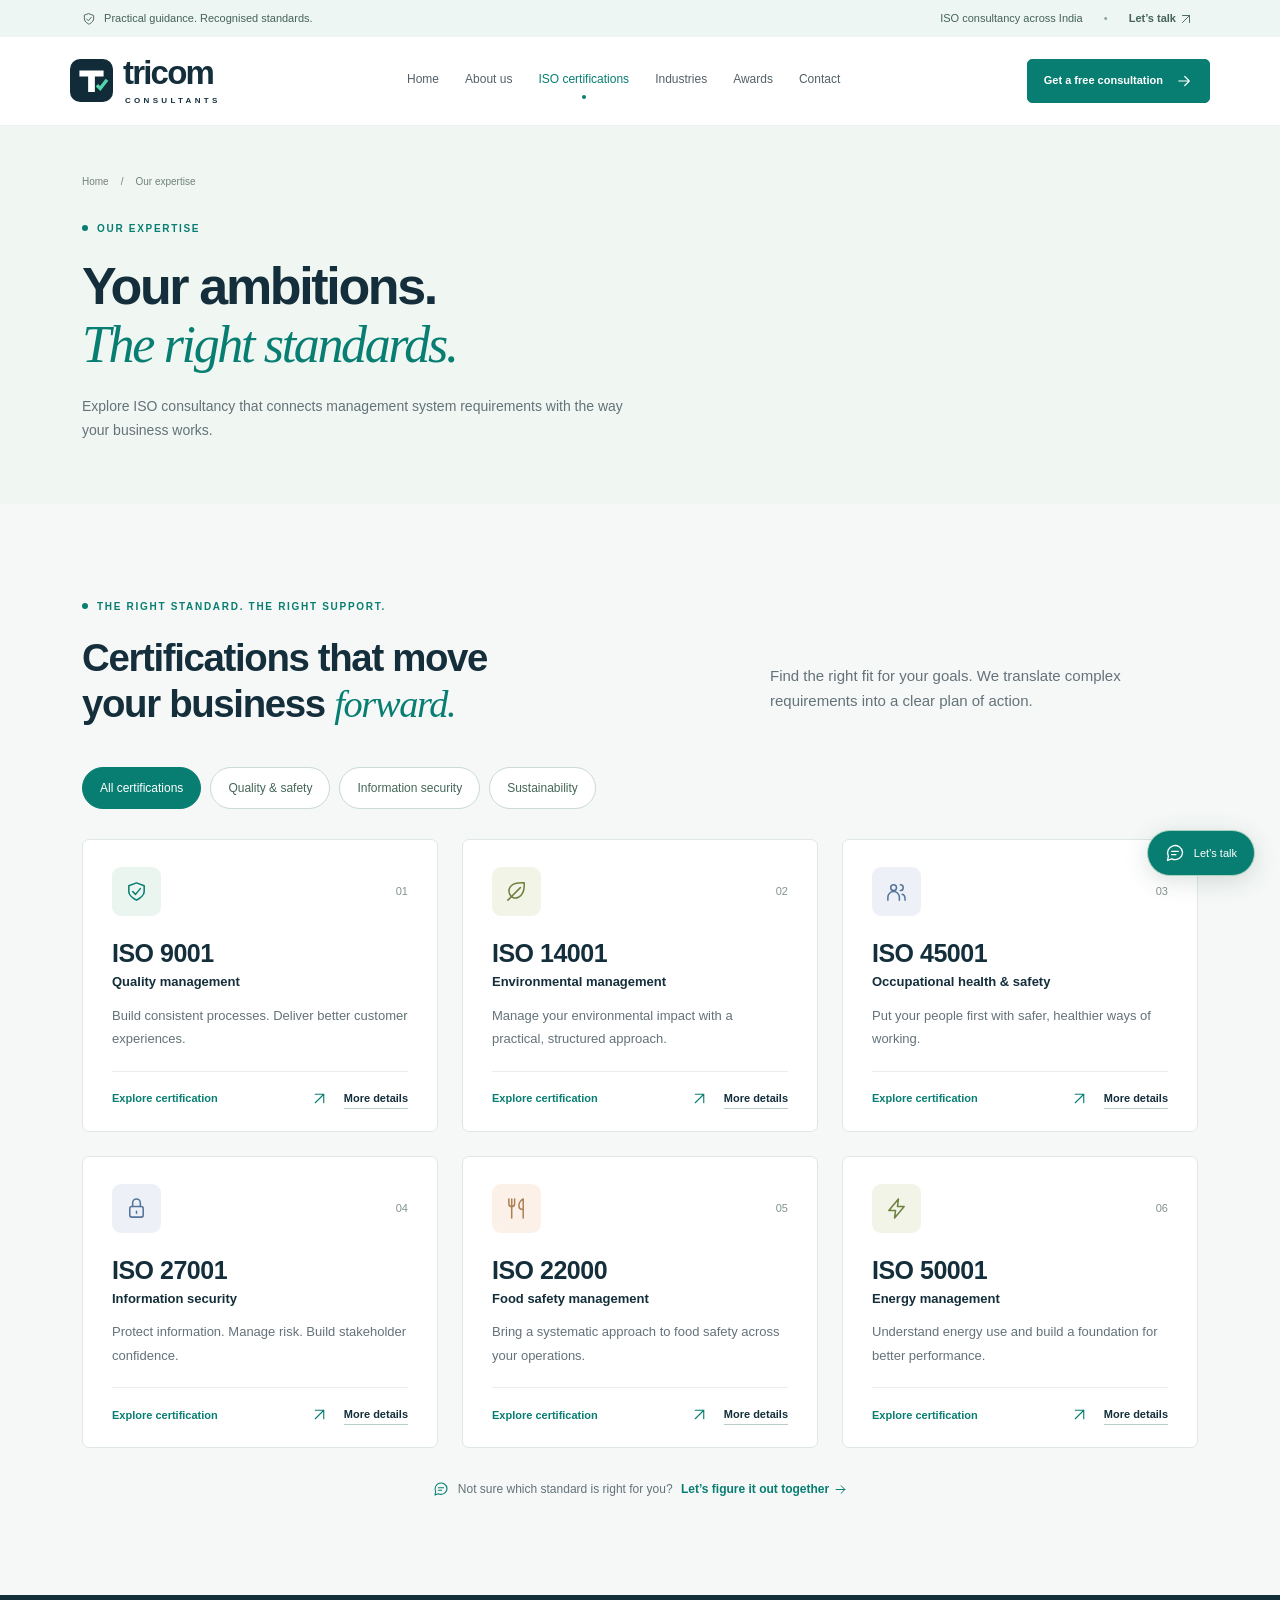
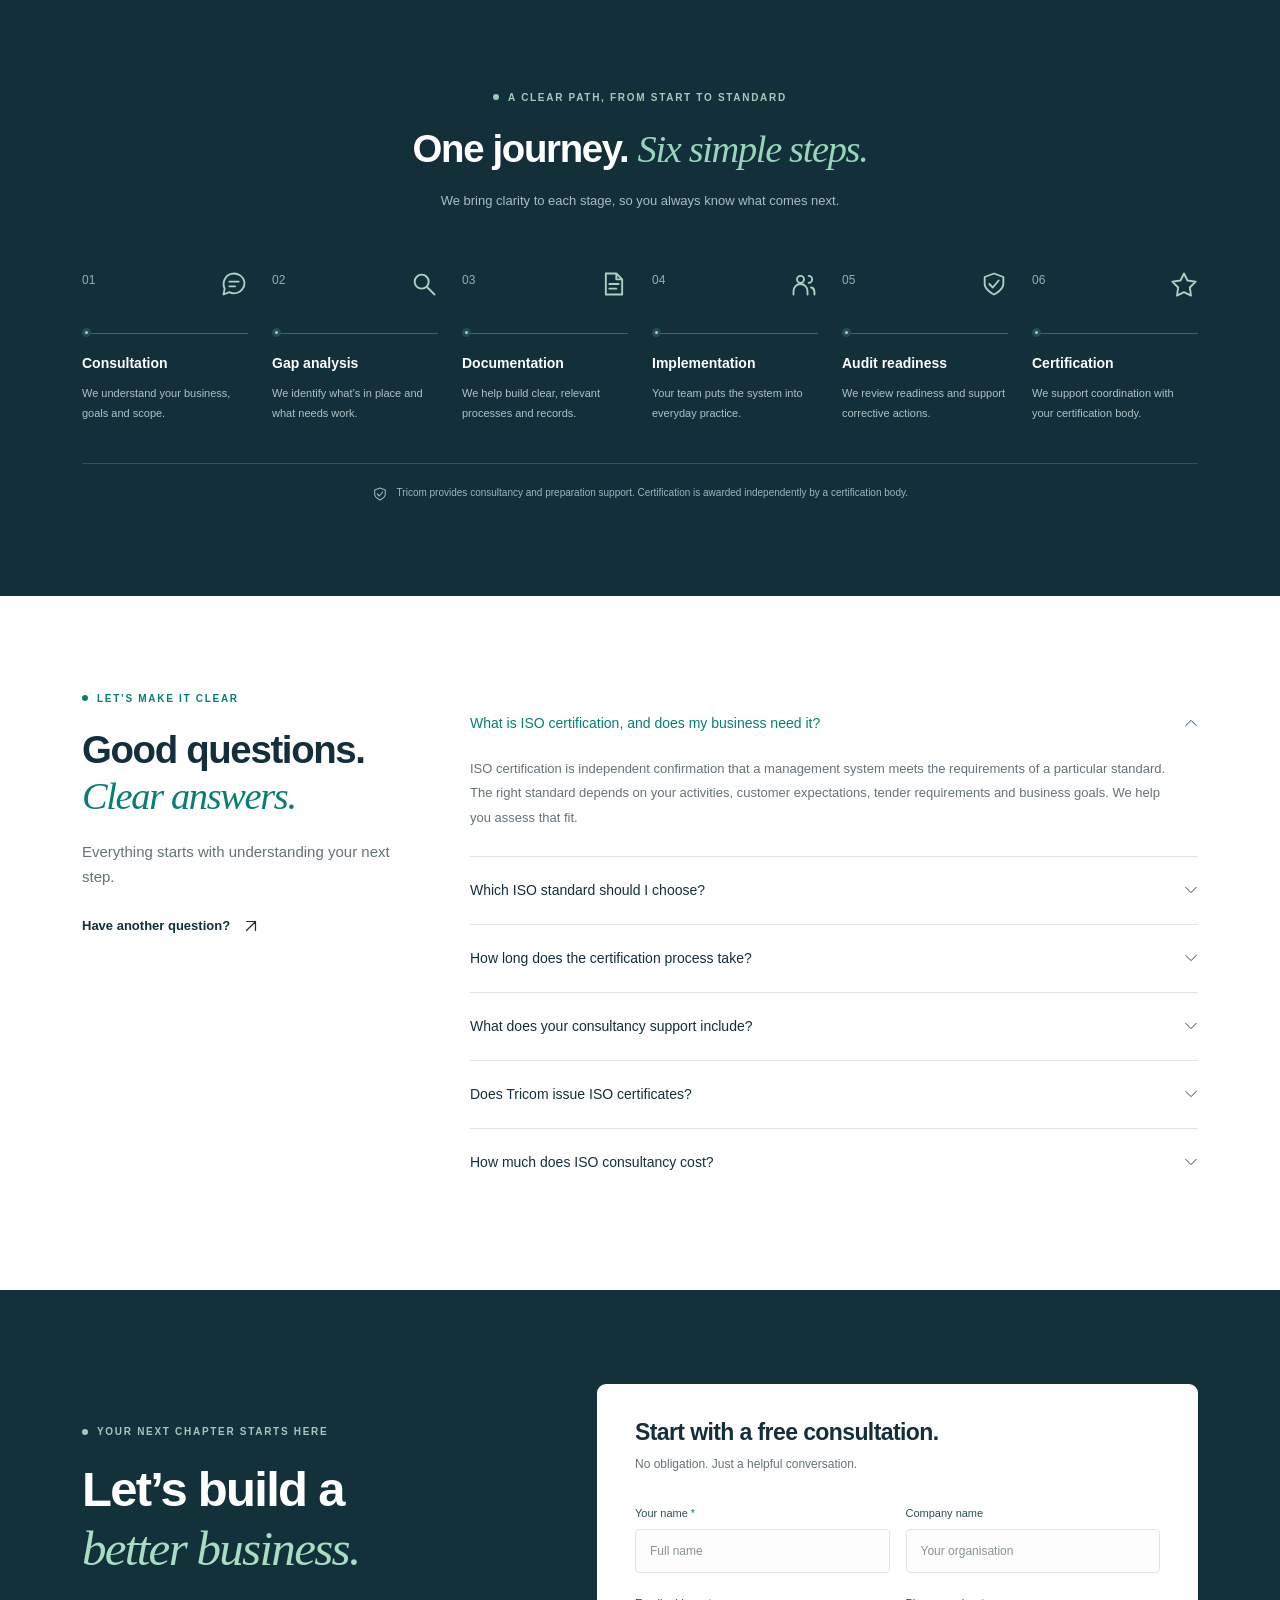
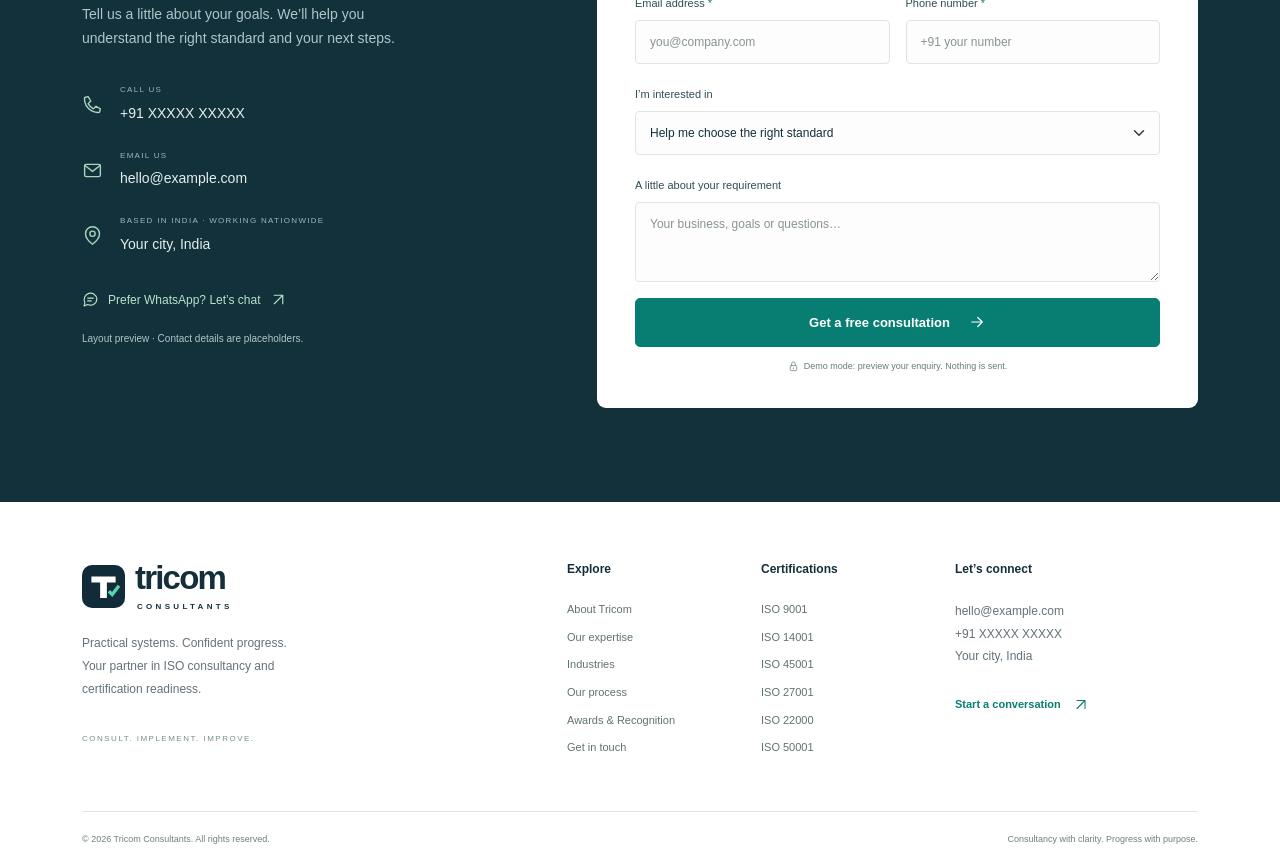
<file: services.html>
<!doctype html>
<html lang="en"><head><meta charset="utf-8"><meta name="viewport" content="width=device-width, initial-scale=1"><meta name="theme-color" content="#112c38"><title>ISO Certification Consultancy | Tricom Consultants</title><meta name="description" content="Tricom Consultants provides practical ISO consultancy, documentation, implementation and audit readiness support for businesses across India."><link rel="icon" href="assets/images/favicon.svg" type="image/svg+xml"><link rel="stylesheet" href="assets/vendor/bootstrap/bootstrap.min.css"><link rel="stylesheet" href="assets/css/main.css"><link rel="stylesheet" href="assets/css/details.css"></head><body data-standard=""><a class="skip-link" href="#main">Skip to content</a><div class="topbar"><div class="container d-flex justify-content-between gap-3"><span><svg class="icon" viewBox="0 0 24 24" fill="none" stroke="currentColor" stroke-width="1.6" stroke-linecap="round" stroke-linejoin="round" aria-hidden="true"><path d="m12 3 8 3v6c0 5-8 9-8 9s-8-4-8-9V6z"/><path d="m8 12 3 3 5-6"/></svg> Practical guidance. Recognised standards.</span><span class="topbar-right">ISO consultancy across India <span class="topbar-dot">•</span> <a href="contact.html">Let’s talk <svg class="icon" viewBox="0 0 24 24" fill="none" stroke="currentColor" stroke-width="1.6" stroke-linecap="round" stroke-linejoin="round" aria-hidden="true"><path d="M6 18 18 6M6 6h12v12"/></svg></a></span></div></div><header class="site-header"><nav class="navbar navbar-expand-lg container" aria-label="Main navigation"><a class="brand" href="index.html" aria-label="Tricom Consultants home"><img src="assets/images/favicon.svg" width="43" height="43" alt=""><span>tricom<span class="brand-sub">CONSULTANTS</span></span></a><button class="navbar-toggler" type="button" data-bs-toggle="collapse" data-bs-target="#mainNav" aria-controls="mainNav" aria-expanded="false" aria-label="Open navigation"><span class="navbar-toggler-icon"></span></button><div class="collapse navbar-collapse" id="mainNav"><ul class="navbar-nav mx-auto"><li class="nav-item"><a class="nav-link "  href="index.html">Home</a></li><li class="nav-item"><a class="nav-link "  href="about.html">About us</a></li><li class="nav-item"><a class="nav-link active" aria-current="page" href="services.html">ISO certifications</a></li><li class="nav-item"><a class="nav-link "  href="industries.html">Industries</a></li><li class="nav-item"><a class="nav-link "  href="awards.html">Awards</a></li><li class="nav-item"><a class="nav-link "  href="contact.html">Contact</a></li></ul><a class="btn btn-primary" href="contact.html">Get a free consultation<svg class="icon" viewBox="0 0 24 24" fill="none" stroke="currentColor" stroke-width="1.6" stroke-linecap="round" stroke-linejoin="round" aria-hidden="true"><path d="M5 12h14m-6-6 6 6-6 6"/></svg></a></div></nav></header><main id="main"><section class="page-banner"><div class="container"><div class="breadcrumb-line"><a href="index.html">Home</a><span>/</span>Our expertise</div><div class="eyebrow"><span></span>OUR EXPERTISE</div><h1>Your ambitions.<br><em>The right standards.</em></h1><p>Explore ISO consultancy that connects management system requirements with the way your business works.</p></div></section><section class="section section-soft" id="certifications"><div class="container"><div class="section-heading row align-items-end g-4"><div class="col-lg-7"><div class="eyebrow"><span></span>THE RIGHT STANDARD. THE RIGHT SUPPORT.</div><h2>Certifications that move<br>your business <em>forward.</em></h2></div><div class="col-lg-5 heading-aside"><p>Find the right fit for your goals. We translate complex requirements into a clear plan of action.</p></div></div><div class="filter-group" role="group" aria-label="Filter certifications"><button class="filter-btn active" type="button" data-filter="all" aria-pressed="true">All certifications</button><button class="filter-btn " type="button" data-filter="quality" aria-pressed="false">Quality & safety</button><button class="filter-btn " type="button" data-filter="security" aria-pressed="false">Information security</button><button class="filter-btn " type="button" data-filter="sustainability" aria-pressed="false">Sustainability</button></div><div class="row g-4" id="standard-grid"><div class="col-md-6 col-lg-4 standard-column" data-category="quality"><article class="standard-card"><div class="d-flex justify-content-between align-items-center"><span class="icon-box tone-0"><svg class="icon" viewBox="0 0 24 24" fill="none" stroke="currentColor" stroke-width="1.6" stroke-linecap="round" stroke-linejoin="round" aria-hidden="true"><path d="m12 3 8 3v6c0 5-8 9-8 9s-8-4-8-9V6z"/><path d="m8 12 3 3 5-6"/></svg></span><span class="standard-index">01</span></div><h3>ISO 9001</h3><h4>Quality management</h4><p>Build consistent processes. Deliver better customer experiences.</p><div class="standard-actions"><button class="card-link" data-standard="0" data-bs-toggle="modal" data-bs-target="#standardModal">Explore certification <svg class="icon" viewBox="0 0 24 24" fill="none" stroke="currentColor" stroke-width="1.6" stroke-linecap="round" stroke-linejoin="round" aria-hidden="true"><path d="M6 18 18 6M6 6h12v12"/></svg><span class="visually-hidden">: ISO 9001</span></button><a class="standard-details" href="iso-9001.html">More details<span class="visually-hidden">: ISO 9001</span></a></div></article></div><div class="col-md-6 col-lg-4 standard-column" data-category="sustainability"><article class="standard-card"><div class="d-flex justify-content-between align-items-center"><span class="icon-box tone-1"><svg class="icon" viewBox="0 0 24 24" fill="none" stroke="currentColor" stroke-width="1.6" stroke-linecap="round" stroke-linejoin="round" aria-hidden="true"><path d="M20 3C7 2 2 8 5 15s16 5 15-12Z"/><path d="M3 21 16 8"/></svg></span><span class="standard-index">02</span></div><h3>ISO 14001</h3><h4>Environmental management</h4><p>Manage your environmental impact with a practical, structured approach.</p><div class="standard-actions"><button class="card-link" data-standard="1" data-bs-toggle="modal" data-bs-target="#standardModal">Explore certification <svg class="icon" viewBox="0 0 24 24" fill="none" stroke="currentColor" stroke-width="1.6" stroke-linecap="round" stroke-linejoin="round" aria-hidden="true"><path d="M6 18 18 6M6 6h12v12"/></svg><span class="visually-hidden">: ISO 14001</span></button><a class="standard-details" href="iso-14001.html">More details<span class="visually-hidden">: ISO 14001</span></a></div></article></div><div class="col-md-6 col-lg-4 standard-column" data-category="quality"><article class="standard-card"><div class="d-flex justify-content-between align-items-center"><span class="icon-box tone-2"><svg class="icon" viewBox="0 0 24 24" fill="none" stroke="currentColor" stroke-width="1.6" stroke-linecap="round" stroke-linejoin="round" aria-hidden="true"><circle cx="9" cy="8" r="3"/><path d="M3 21v-3a6 6 0 0 1 12 0v3M16 5a3 3 0 0 1 0 6m2 4c3 0 3 3 3 6"/></svg></span><span class="standard-index">03</span></div><h3>ISO 45001</h3><h4>Occupational health & safety</h4><p>Put your people first with safer, healthier ways of working.</p><div class="standard-actions"><button class="card-link" data-standard="2" data-bs-toggle="modal" data-bs-target="#standardModal">Explore certification <svg class="icon" viewBox="0 0 24 24" fill="none" stroke="currentColor" stroke-width="1.6" stroke-linecap="round" stroke-linejoin="round" aria-hidden="true"><path d="M6 18 18 6M6 6h12v12"/></svg><span class="visually-hidden">: ISO 45001</span></button><a class="standard-details" href="iso-45001.html">More details<span class="visually-hidden">: ISO 45001</span></a></div></article></div><div class="col-md-6 col-lg-4 standard-column" data-category="security"><article class="standard-card"><div class="d-flex justify-content-between align-items-center"><span class="icon-box tone-3"><svg class="icon" viewBox="0 0 24 24" fill="none" stroke="currentColor" stroke-width="1.6" stroke-linecap="round" stroke-linejoin="round" aria-hidden="true"><rect x="5" y="10" width="14" height="11" rx="2"/><path d="M8 10V6a4 4 0 0 1 8 0v4m-4 5v2"/></svg></span><span class="standard-index">04</span></div><h3>ISO 27001</h3><h4>Information security</h4><p>Protect information. Manage risk. Build stakeholder confidence.</p><div class="standard-actions"><button class="card-link" data-standard="3" data-bs-toggle="modal" data-bs-target="#standardModal">Explore certification <svg class="icon" viewBox="0 0 24 24" fill="none" stroke="currentColor" stroke-width="1.6" stroke-linecap="round" stroke-linejoin="round" aria-hidden="true"><path d="M6 18 18 6M6 6h12v12"/></svg><span class="visually-hidden">: ISO 27001</span></button><a class="standard-details" href="iso-27001.html">More details<span class="visually-hidden">: ISO 27001</span></a></div></article></div><div class="col-md-6 col-lg-4 standard-column" data-category="quality"><article class="standard-card"><div class="d-flex justify-content-between align-items-center"><span class="icon-box tone-4"><svg class="icon" viewBox="0 0 24 24" fill="none" stroke="currentColor" stroke-width="1.6" stroke-linecap="round" stroke-linejoin="round" aria-hidden="true"><path d="M7 2v8m-3-8v5a3 3 0 0 0 6 0V2M7 10v12M19 2c-6 4-6 11 0 11V2Zm0 11v9"/></svg></span><span class="standard-index">05</span></div><h3>ISO 22000</h3><h4>Food safety management</h4><p>Bring a systematic approach to food safety across your operations.</p><div class="standard-actions"><button class="card-link" data-standard="4" data-bs-toggle="modal" data-bs-target="#standardModal">Explore certification <svg class="icon" viewBox="0 0 24 24" fill="none" stroke="currentColor" stroke-width="1.6" stroke-linecap="round" stroke-linejoin="round" aria-hidden="true"><path d="M6 18 18 6M6 6h12v12"/></svg><span class="visually-hidden">: ISO 22000</span></button><a class="standard-details" href="iso-22000.html">More details<span class="visually-hidden">: ISO 22000</span></a></div></article></div><div class="col-md-6 col-lg-4 standard-column" data-category="sustainability"><article class="standard-card"><div class="d-flex justify-content-between align-items-center"><span class="icon-box tone-5"><svg class="icon" viewBox="0 0 24 24" fill="none" stroke="currentColor" stroke-width="1.6" stroke-linecap="round" stroke-linejoin="round" aria-hidden="true"><path d="m14 2-10 12h7l-1 8 10-12h-7z"/></svg></span><span class="standard-index">06</span></div><h3>ISO 50001</h3><h4>Energy management</h4><p>Understand energy use and build a foundation for better performance.</p><div class="standard-actions"><button class="card-link" data-standard="5" data-bs-toggle="modal" data-bs-target="#standardModal">Explore certification <svg class="icon" viewBox="0 0 24 24" fill="none" stroke="currentColor" stroke-width="1.6" stroke-linecap="round" stroke-linejoin="round" aria-hidden="true"><path d="M6 18 18 6M6 6h12v12"/></svg><span class="visually-hidden">: ISO 50001</span></button><a class="standard-details" href="iso-50001.html">More details<span class="visually-hidden">: ISO 50001</span></a></div></article></div></div><p class="section-note"><svg class="icon" viewBox="0 0 24 24" fill="none" stroke="currentColor" stroke-width="1.6" stroke-linecap="round" stroke-linejoin="round" aria-hidden="true"><path d="M21 11a9 9 0 0 1-13 8l-5 2 1-5A9 9 0 1 1 21 11Z"/><path d="M8 10h8m-8 4h5"/></svg> Not sure which standard is right for you? <a href="contact.html">Let’s figure it out together <svg class="icon" viewBox="0 0 24 24" fill="none" stroke="currentColor" stroke-width="1.6" stroke-linecap="round" stroke-linejoin="round" aria-hidden="true"><path d="M5 12h14m-6-6 6 6-6 6"/></svg></a></p></div></section><section class="section process-section" id="process"><div class="container"><div class="section-heading text-center"><div class="eyebrow"><span></span>A CLEAR PATH, FROM START TO STANDARD</div><h2>One journey. <em>Six simple steps.</em></h2><p>We bring clarity to each stage, so you always know what comes next.</p></div><div class="process-grid"><article class="process-step"><div class="step-marker"><span>01</span><svg class="icon" viewBox="0 0 24 24" fill="none" stroke="currentColor" stroke-width="1.6" stroke-linecap="round" stroke-linejoin="round" aria-hidden="true"><path d="M21 11a9 9 0 0 1-13 8l-5 2 1-5A9 9 0 1 1 21 11Z"/><path d="M8 10h8m-8 4h5"/></svg></div><h3>Consultation</h3><p>We understand your business, goals and scope.</p></article><article class="process-step"><div class="step-marker"><span>02</span><svg class="icon" viewBox="0 0 24 24" fill="none" stroke="currentColor" stroke-width="1.6" stroke-linecap="round" stroke-linejoin="round" aria-hidden="true"><circle cx="10" cy="10" r="6"/><path d="m15 15 6 6"/></svg></div><h3>Gap analysis</h3><p>We identify what’s in place and what needs work.</p></article><article class="process-step"><div class="step-marker"><span>03</span><svg class="icon" viewBox="0 0 24 24" fill="none" stroke="currentColor" stroke-width="1.6" stroke-linecap="round" stroke-linejoin="round" aria-hidden="true"><path d="M14 3H5v18h14V8zm0 0v5h5M8 12h8m-8 4h6"/></svg></div><h3>Documentation</h3><p>We help build clear, relevant processes and records.</p></article><article class="process-step"><div class="step-marker"><span>04</span><svg class="icon" viewBox="0 0 24 24" fill="none" stroke="currentColor" stroke-width="1.6" stroke-linecap="round" stroke-linejoin="round" aria-hidden="true"><circle cx="9" cy="8" r="3"/><path d="M3 21v-3a6 6 0 0 1 12 0v3M16 5a3 3 0 0 1 0 6m2 4c3 0 3 3 3 6"/></svg></div><h3>Implementation</h3><p>Your team puts the system into everyday practice.</p></article><article class="process-step"><div class="step-marker"><span>05</span><svg class="icon" viewBox="0 0 24 24" fill="none" stroke="currentColor" stroke-width="1.6" stroke-linecap="round" stroke-linejoin="round" aria-hidden="true"><path d="m12 3 8 3v6c0 5-8 9-8 9s-8-4-8-9V6z"/><path d="m8 12 3 3 5-6"/></svg></div><h3>Audit readiness</h3><p>We review readiness and support corrective actions.</p></article><article class="process-step"><div class="step-marker"><span>06</span><svg class="icon" viewBox="0 0 24 24" fill="none" stroke="currentColor" stroke-width="1.6" stroke-linecap="round" stroke-linejoin="round" aria-hidden="true"><path d="m12 3 3 6 7 1-5 5 1 7-6-3-6 3 1-7-5-5 7-1z"/></svg></div><h3>Certification</h3><p>We support coordination with your certification body.</p></article></div><div class="process-footnote"><svg class="icon" viewBox="0 0 24 24" fill="none" stroke="currentColor" stroke-width="1.6" stroke-linecap="round" stroke-linejoin="round" aria-hidden="true"><path d="m12 3 8 3v6c0 5-8 9-8 9s-8-4-8-9V6z"/><path d="m8 12 3 3 5-6"/></svg> Tricom provides consultancy and preparation support. Certification is awarded independently by a certification body.</div></div></section><section class="section" id="faq"><div class="container"><div class="row g-5"><div class="col-lg-4"><div class="eyebrow"><span></span>LET’S MAKE IT CLEAR</div><h2>Good questions.<br><em>Clear answers.</em></h2><p>Everything starts with understanding your next step.</p><a class="text-link" href="contact.html">Have another question? <svg class="icon" viewBox="0 0 24 24" fill="none" stroke="currentColor" stroke-width="1.6" stroke-linecap="round" stroke-linejoin="round" aria-hidden="true"><path d="M6 18 18 6M6 6h12v12"/></svg></a></div><div class="col-lg-8"><div class="accordion accordion-flush" id="faqAccordion"><div class="accordion-item"><h3 class="accordion-header"><button class="accordion-button " type="button" data-bs-toggle="collapse" data-bs-target="#faq-0" aria-expanded="true" aria-controls="faq-0">What is ISO certification, and does my business need it?</button></h3><div id="faq-0" class="accordion-collapse collapse show" data-bs-parent="#faqAccordion"><div class="accordion-body">ISO certification is independent confirmation that a management system meets the requirements of a particular standard. The right standard depends on your activities, customer expectations, tender requirements and business goals. We help you assess that fit.</div></div></div><div class="accordion-item"><h3 class="accordion-header"><button class="accordion-button collapsed" type="button" data-bs-toggle="collapse" data-bs-target="#faq-1" aria-expanded="false" aria-controls="faq-1">Which ISO standard should I choose?</button></h3><div id="faq-1" class="accordion-collapse collapse " data-bs-parent="#faqAccordion"><div class="accordion-body">ISO 9001 focuses on quality, ISO 14001 on environmental management, ISO 45001 on occupational health and safety, ISO 27001 on information security, ISO 22000 on food safety and ISO 50001 on energy management. A consultation helps narrow the options for your business.</div></div></div><div class="accordion-item"><h3 class="accordion-header"><button class="accordion-button collapsed" type="button" data-bs-toggle="collapse" data-bs-target="#faq-2" aria-expanded="false" aria-controls="faq-2">How long does the certification process take?</button></h3><div id="faq-2" class="accordion-collapse collapse " data-bs-parent="#faqAccordion"><div class="accordion-body">The timeline depends on your organisation’s size, scope, existing processes and readiness, as well as the certification body’s audit schedule. We assess your situation first and then agree a realistic implementation plan.</div></div></div><div class="accordion-item"><h3 class="accordion-header"><button class="accordion-button collapsed" type="button" data-bs-toggle="collapse" data-bs-target="#faq-3" aria-expanded="false" aria-controls="faq-3">What does your consultancy support include?</button></h3><div id="faq-3" class="accordion-collapse collapse " data-bs-parent="#faqAccordion"><div class="accordion-body">Depending on the agreed scope, support can include gap analysis, documentation, implementation guidance, team awareness, internal audit preparation, management review and corrective action support.</div></div></div><div class="accordion-item"><h3 class="accordion-header"><button class="accordion-button collapsed" type="button" data-bs-toggle="collapse" data-bs-target="#faq-4" aria-expanded="false" aria-controls="faq-4">Does Tricom issue ISO certificates?</button></h3><div id="faq-4" class="accordion-collapse collapse " data-bs-parent="#faqAccordion"><div class="accordion-body">No. Tricom Consultants provides consultancy, implementation and audit preparation support. An independent certification body conducts the certification audit and makes the certification decision.</div></div></div><div class="accordion-item"><h3 class="accordion-header"><button class="accordion-button collapsed" type="button" data-bs-toggle="collapse" data-bs-target="#faq-5" aria-expanded="false" aria-controls="faq-5">How much does ISO consultancy cost?</button></h3><div id="faq-5" class="accordion-collapse collapse " data-bs-parent="#faqAccordion"><div class="accordion-body">Fees depend on the standard, business size, number of locations, existing systems and level of support required. Request a consultation for a proposal tailored to your scope. Consultancy and independent certification body fees should be clearly identified.</div></div></div></div></div></div></div></section><section class="section contact-section" id="contact"><div class="container"><div class="row g-5 align-items-center"><div class="col-lg-5 contact-copy"><div class="eyebrow"><span></span>YOUR NEXT CHAPTER STARTS HERE</div><h2>Let’s build a<br><em>better business.</em></h2><p>Tell us a little about your goals. We’ll help you understand the right standard and your next steps.</p><div class="contact-details"><div><svg class="icon" viewBox="0 0 24 24" fill="none" stroke="currentColor" stroke-width="1.6" stroke-linecap="round" stroke-linejoin="round" aria-hidden="true"><path d="m7 3 3 5-3 3a15 15 0 0 0 6 6l3-3 5 3-1 4C10 22 2 14 3 4z"/></svg><span><small>CALL US</small><strong>+91 XXXXX XXXXX</strong></span></div><div><svg class="icon" viewBox="0 0 24 24" fill="none" stroke="currentColor" stroke-width="1.6" stroke-linecap="round" stroke-linejoin="round" aria-hidden="true"><rect x="3" y="5" width="18" height="14" rx="2"/><path d="m3 6 9 7 9-7"/></svg><span><small>EMAIL US</small><strong>hello@example.com</strong></span></div><div><svg class="icon" viewBox="0 0 24 24" fill="none" stroke="currentColor" stroke-width="1.6" stroke-linecap="round" stroke-linejoin="round" aria-hidden="true"><path d="M20 10c0 6-8 12-8 12S4 16 4 10a8 8 0 1 1 16 0Z"/><circle cx="12" cy="10" r="3"/></svg><span><small>BASED IN INDIA · WORKING NATIONWIDE</small><strong>Your city, India</strong></span></div></div><button class="whatsapp-link" type="button" data-whatsapp><svg class="icon" viewBox="0 0 24 24" fill="none" stroke="currentColor" stroke-width="1.6" stroke-linecap="round" stroke-linejoin="round" aria-hidden="true"><path d="M21 11a9 9 0 0 1-13 8l-5 2 1-5A9 9 0 1 1 21 11Z"/><path d="M8 10h8m-8 4h5"/></svg> Prefer WhatsApp? Let’s chat <svg class="icon" viewBox="0 0 24 24" fill="none" stroke="currentColor" stroke-width="1.6" stroke-linecap="round" stroke-linejoin="round" aria-hidden="true"><path d="M6 18 18 6M6 6h12v12"/></svg></button><p class="demo-contact-note">Layout preview · Contact details are placeholders.</p></div><div class="col-lg-7"><div class="enquiry-card"><h3>Start with a free consultation.</h3><p>No obligation. Just a helpful conversation.</p><form id="enquiry-form"><div class="row g-3"><div class="col-sm-6"><label for="full-name" class="form-label">Your name <span>*</span></label><input class="form-control" id="full-name" name="name" autocomplete="name" placeholder="Full name" maxlength="100" required></div><div class="col-sm-6"><label for="company" class="form-label">Company name</label><input class="form-control" id="company" name="company" autocomplete="organization" placeholder="Your organisation" maxlength="150"></div><div class="col-sm-6"><label for="email" class="form-label">Email address <span>*</span></label><input type="email" class="form-control" id="email" name="email" autocomplete="email" placeholder="you@company.com" maxlength="254" required></div><div class="col-sm-6"><label for="phone" class="form-label">Phone number <span>*</span></label><input type="tel" class="form-control" id="phone" name="phone" autocomplete="tel" placeholder="+91 your number" pattern="[+0-9 .]{7,20}" title="Use 7 to 20 characters: digits, spaces, + or dots." maxlength="20" required></div><div class="col-12"><label for="standard" class="form-label">I’m interested in</label><select id="standard" name="standard" class="form-select"><option value="">Help me choose the right standard</option><option value="ISO 9001">ISO 9001 — Quality management</option><option value="ISO 14001">ISO 14001 — Environmental management</option><option value="ISO 45001">ISO 45001 — Occupational health & safety</option><option value="ISO 27001">ISO 27001 — Information security</option><option value="ISO 22000">ISO 22000 — Food safety management</option><option value="ISO 50001">ISO 50001 — Energy management</option><option value="Multiple standards">Multiple standards / other support</option></select></div><div class="col-12"><label for="message" class="form-label">A little about your requirement</label><textarea class="form-control" id="message" name="message" rows="3" maxlength="2000" placeholder="Your business, goals or questions…"></textarea></div><div class="col-12"><button type="submit" class="btn btn-primary w-100">Get a free consultation <svg class="icon" viewBox="0 0 24 24" fill="none" stroke="currentColor" stroke-width="1.6" stroke-linecap="round" stroke-linejoin="round" aria-hidden="true"><path d="M5 12h14m-6-6 6 6-6 6"/></svg></button><p class="form-note"><svg class="icon" viewBox="0 0 24 24" fill="none" stroke="currentColor" stroke-width="1.6" stroke-linecap="round" stroke-linejoin="round" aria-hidden="true"><rect x="5" y="10" width="14" height="11" rx="2"/><path d="M8 10V6a4 4 0 0 1 8 0v4m-4 5v2"/></svg>Demo mode: preview your enquiry. Nothing is sent.</p></div></div></form></div></div></div></div></section></main><footer class="site-footer"><div class="container"><div class="row g-5 footer-main"><div class="col-lg-5"><a class="brand" href="index.html" aria-label="Tricom Consultants home"><img src="assets/images/favicon.svg" width="43" height="43" alt=""><span>tricom<span class="brand-sub">CONSULTANTS</span></span></a><p>Practical systems. Confident progress.<br>Your partner in ISO consultancy and<br>certification readiness.</p><span class="footer-signoff">CONSULT. IMPLEMENT. IMPROVE.</span></div><div class="col-6 col-lg-2"><h2>Explore</h2><a href="about.html">About Tricom</a><a href="services.html">Our expertise</a><a href="industries.html">Industries</a><a href="index.html#process">Our process</a><a href="awards.html">Awards &amp; Recognition</a><a href="contact.html">Get in touch</a></div><div class="col-6 col-lg-2"><h2>Certifications</h2><a href="iso-9001.html">ISO 9001</a><a href="iso-14001.html">ISO 14001</a><a href="iso-45001.html">ISO 45001</a><a href="iso-27001.html">ISO 27001</a><a href="iso-22000.html">ISO 22000</a><a href="iso-50001.html">ISO 50001</a></div><div class="col-lg-3"><h2>Let’s connect</h2><p>hello@example.com<br>+91 XXXXX XXXXX<br>Your city, India</p><a class="footer-cta" href="contact.html">Start a conversation <svg class="icon" viewBox="0 0 24 24" fill="none" stroke="currentColor" stroke-width="1.6" stroke-linecap="round" stroke-linejoin="round" aria-hidden="true"><path d="M6 18 18 6M6 6h12v12"/></svg></a></div></div><div class="footer-bottom"><span>&copy; <span id="year">2026</span> Tricom Consultants. All rights reserved.</span><span>Consultancy with clarity. Progress with purpose.</span></div></div></footer><button class="floating-contact" type="button" data-whatsapp aria-label="Chat about ISO consultancy"><svg class="icon" viewBox="0 0 24 24" fill="none" stroke="currentColor" stroke-width="1.6" stroke-linecap="round" stroke-linejoin="round" aria-hidden="true"><path d="M21 11a9 9 0 0 1-13 8l-5 2 1-5A9 9 0 1 1 21 11Z"/><path d="M8 10h8m-8 4h5"/></svg><span>Let’s talk</span></button><button class="back-top" type="button" aria-label="Back to top" hidden>↑</button><div class="modal fade" id="standardModal" tabindex="-1" aria-labelledby="standard-title" aria-hidden="true"><div class="modal-dialog modal-dialog-centered"><div class="modal-content"><div class="modal-header"><span class="eyebrow mb-0">ISO CONSULTANCY</span><button type="button" class="btn-close" data-bs-dismiss="modal" aria-label="Close"></button></div><div class="modal-body"><h2 id="standard-title"></h2><h3 id="standard-name"></h3><p id="standard-description"></p><div class="modal-scope"><h4>How we can help</h4><p id="standard-scope"></p></div><p class="small">Certification is awarded by an independent certification body following its assessment.</p></div><div class="modal-footer"><a id="standard-details" class="btn btn-outline-primary" href="services.html">More details</a><a id="standard-enquire" class="btn btn-primary" href="contact.html">Discuss this standard <svg class="icon" viewBox="0 0 24 24" fill="none" stroke="currentColor" stroke-width="1.6" stroke-linecap="round" stroke-linejoin="round" aria-hidden="true"><path d="M5 12h14m-6-6 6 6-6 6"/></svg></a></div></div></div></div><div class="modal fade" id="enquiryModal" tabindex="-1" aria-labelledby="enquiry-title" aria-hidden="true"><div class="modal-dialog modal-dialog-centered"><div class="modal-content"><div class="modal-header"><h2 class="modal-title fs-4" id="enquiry-title">Your enquiry preview</h2><button type="button" class="btn-close" data-bs-dismiss="modal" aria-label="Close"></button></div><div class="modal-body"><p id="enquiry-status" role="status"></p><pre id="enquiry-preview"></pre></div><div class="modal-footer"><button class="btn btn-outline-primary" id="download-enquiry" type="button">Download enquiry <svg class="icon" viewBox="0 0 24 24" fill="none" stroke="currentColor" stroke-width="1.6" stroke-linecap="round" stroke-linejoin="round" aria-hidden="true"><path d="M14 3H5v18h14V8zm0 0v5h5M8 12h8m-8 4h6"/></svg></button><a class="btn btn-primary" id="send-enquiry" hidden>Open email app <svg class="icon" viewBox="0 0 24 24" fill="none" stroke="currentColor" stroke-width="1.6" stroke-linecap="round" stroke-linejoin="round" aria-hidden="true"><path d="M5 12h14m-6-6 6 6-6 6"/></svg></a></div></div></div></div><div class="modal fade" id="whatsappModal" tabindex="-1" aria-labelledby="whatsapp-title" aria-hidden="true"><div class="modal-dialog modal-dialog-centered"><div class="modal-content"><div class="modal-header"><h2 class="modal-title fs-4" id="whatsapp-title">Let’s connect</h2><button type="button" class="btn-close" data-bs-dismiss="modal" aria-label="Close"></button></div><div class="modal-body"><p>WhatsApp will be available once the official business number is added. You can explore the enquiry form in the meantime.</p><a class="btn btn-primary" href="contact.html">Prepare an enquiry<svg class="icon" viewBox="0 0 24 24" fill="none" stroke="currentColor" stroke-width="1.6" stroke-linecap="round" stroke-linejoin="round" aria-hidden="true"><path d="M5 12h14m-6-6 6 6-6 6"/></svg></a></div></div></div></div><script src="assets/vendor/bootstrap/bootstrap.bundle.min.js" defer></script><script src="assets/js/site-config.js" defer></script><script src="assets/js/main.js" defer></script></body></html>
</file>
<file: assets/css/details.css>
﻿.detail-hero{padding:38px 0 64px;background:#f0f6f2}
.detail-hero h1{font-size:clamp(38px,4.2vw,60px);max-width:810px}
.detail-hero .breadcrumb-line{flex-wrap:wrap}
.detail-headline{font-size:17px;margin:23px 0 29px}
.standard-emblem{max-width:285px;margin-left:auto;min-height:260px;border:1px solid #c9ded2;background:#e5efe8;border-radius:12px;display:flex;flex-direction:column;align-items:center;justify-content:center;gap:12px;text-align:center;padding:30px 20px}
.emblem-icon .icon{height:50px;width:50px;color:var(--teal)}
.standard-emblem>strong{font-size:32px;font-weight:600;letter-spacing:-1px}
.standard-emblem>span:not(.emblem-icon){font-size:12px;color:#537365}
.emblem-caption{font-size:8px;letter-spacing:1px;border-top:1px solid #c9ded2;padding-top:15px;margin-top:4px}
.detail-block{margin-bottom:48px;scroll-margin-top:115px}
.detail-block h2{font-size:35px}.detail-block>p{font-size:14px;line-height:1.85}
.detail-source{display:inline-flex;gap:8px;align-items:center;color:var(--teal);font-size:12px;font-weight:500}
.detail-source .icon{width:15px;height:15px}
.detail-benefits{display:grid;grid-template-columns:1fr 1fr;border:1px solid var(--line);border-radius:7px;overflow:hidden;margin-top:26px}
.detail-benefits article{padding:23px 26px;background:#f7faf8}
.detail-benefits article:nth-child(odd){border-right:1px solid var(--line)}
.detail-benefits article:nth-child(-n+2){border-bottom:1px solid var(--line)}
.detail-number{display:block;color:var(--teal);font-size:10px;letter-spacing:1px;margin-bottom:12px}
.detail-benefits h3{font-size:16px;letter-spacing:0;line-height:1.6;margin:0}
.detail-checklist{list-style:none;padding:0;margin:23px 0}
.detail-checklist li{display:flex;align-items:flex-start;gap:12px;padding:11px 0;font-size:14px}
.detail-checklist .icon{width:17px;height:17px;margin-top:3px;color:var(--teal)}
.detail-support{padding-left:25px;margin:25px 0}
.detail-support li{padding:9px 0 9px 9px;font-size:14px}
.detail-support li::marker{color:var(--teal);font-weight:600}
.detail-note{display:flex;align-items:flex-start;gap:15px;padding:22px;background:#eff6f1;border-left:3px solid var(--teal);border-radius:0 5px 5px 0}
.detail-note .icon{color:var(--teal);margin-top:4px}.detail-note p{font-size:12px;margin:0}
.detail-block .detail-small{font-size:11px}
.detail-sidebar{position:sticky;top:112px}
.detail-nav{border:1px solid var(--line);border-radius:7px;overflow:hidden;margin-bottom:24px}
.detail-nav h2{padding:23px;margin:0;font-size:17px;letter-spacing:0;background:#f5f8f6}
.detail-nav a{display:flex;justify-content:space-between;align-items:center;padding:17px 23px;border-top:1px solid var(--line);font-size:13px;font-weight:600}
.detail-nav a small{display:block;font-size:10px;font-weight:400;color:var(--muted);margin-top:3px}
.detail-nav a .icon{width:16px;height:16px}
.detail-nav a:hover,.detail-nav a.active{background:#eaf5ee;color:var(--teal)}
.detail-cta{padding:30px;background:var(--ink);border-radius:7px}
.detail-cta>.icon{color:#acddc3;width:30px;height:30px;margin-bottom:20px}
.detail-cta h2{color:#fff;font-size:28px}.detail-cta em{color:#acddc3}
.detail-cta p{font-size:12px;color:#afc5c9}.detail-cta .btn{font-size:12px;width:100%}
.standard-actions{display:flex;gap:16px;align-items:center;border-top:1px solid #e9eeeb;padding-top:17px}
.standard-actions .card-link{border:0;padding:0;flex:1;width:auto;gap:5px}
.standard-details{font-size:11px;font-weight:600;white-space:nowrap;color:var(--ink);border-bottom:1px solid #b9ccc6}
.standard-details:hover{border-color:var(--teal)}
@media(max-width:991px){.standard-emblem{margin:10px 0 0;max-width:none;min-height:auto;flex-direction:row;flex-wrap:wrap;justify-content:flex-start;padding:20px;gap:16px}.emblem-icon .icon{width:34px;height:34px}.standard-emblem>strong{font-size:25px}.emblem-caption{border:0;padding:0;margin:0 0 0 auto}.detail-sidebar{position:static}.detail-nav{margin-top:5px}}
@media(max-width:575px){.detail-hero{padding:28px 0 42px}.detail-hero h1{font-size:38px}.detail-headline{font-size:14px}.standard-emblem>span:not(.emblem-icon){width:100%;text-align:left}.emblem-caption{margin:0;font-size:7px}.detail-benefits{grid-template-columns:1fr}.detail-benefits article:nth-child(odd){border-right:0}.detail-benefits article:not(:last-child){border-bottom:1px solid var(--line)}.detail-block{margin-bottom:37px}.detail-block h2{font-size:29px}.detail-block>p,.detail-checklist li,.detail-support li{font-size:13px}.detail-hero .btn{font-size:12px}.detail-cta{padding:25px}}
</file>
<file: assets/css/main.css>
/* Tricom design tokens and shared Bootstrap component customisations. */
:root{--ink:#142f3b;--muted:#647279;--teal:#087e72;--mint:#d9f2e8;--light:#f5f8f7;--line:#dfe7e4;--bs-body-color:var(--ink);--bs-body-font-family:"Segoe UI",Arial,sans-serif;--bs-link-color:var(--teal)}
html{scroll-behavior:smooth;scroll-padding-top:100px}body{font-size:15px;line-height:1.7;color:var(--ink);background:#fff}a{color:inherit;text-decoration:none}a:hover{color:var(--teal)}button,a,input,textarea,select{touch-action:manipulation}button:focus-visible,a:focus-visible{outline:3px solid #239c83;outline-offset:5px}p{color:var(--muted);margin-bottom:22px}.icon{width:23px;height:23px;flex-shrink:0;vertical-align:middle}h1,h2,h3,h4{color:var(--ink);font-weight:600;line-height:1.2;letter-spacing:-.035em}h1{font-size:clamp(42px,4.3vw,64px);line-height:1.13;letter-spacing:-.045em}h2{font-size:clamp(31px,3vw,43px);margin-bottom:20px}h3{font-size:20px}em{font-family:Georgia,"Times New Roman",serif;font-weight:400;color:var(--teal)}.section{padding:94px 0}.section-soft{background:var(--light)}.section-heading{margin-bottom:40px}.section-heading h2{margin-bottom:0}.heading-aside{padding-left:35px}.heading-aside p{max-width:380px;margin-bottom:13px}.eyebrow{display:flex;align-items:center;gap:9px;font-size:10px;font-weight:700;letter-spacing:1.7px;margin-bottom:20px;color:var(--teal)}.eyebrow>span{width:6px;height:6px;background:var(--teal);border-radius:50%;flex-shrink:0}.btn{display:inline-flex;align-items:center;justify-content:center;gap:18px;border-radius:5px;font-size:13px;font-weight:600;padding:14px 21px;min-height:49px;transition:background .2s,transform .2s}.btn .icon{width:18px;height:18px}.btn:hover{transform:translateY(-2px)}.btn-primary{--bs-btn-bg:var(--teal);--bs-btn-border-color:var(--teal);--bs-btn-hover-bg:#086a61;--bs-btn-hover-border-color:#086a61;--bs-btn-active-bg:#07584f;--bs-btn-active-border-color:#07584f;--bs-btn-disabled-bg:#647279}.btn-outline-primary{--bs-btn-color:var(--ink);--bs-btn-border-color:#b9ccc6;--bs-btn-hover-bg:var(--teal);--bs-btn-hover-border-color:var(--teal);--bs-btn-active-bg:var(--teal);--bs-btn-active-border-color:var(--teal)}.text-link{font-size:13px;font-weight:600;display:inline-flex;align-items:center;gap:12px}.text-link .icon{width:18px;height:18px}.skip-link{position:fixed;left:15px;top:-100px;padding:12px 20px;background:var(--ink);color:white;z-index:2000}.skip-link:focus{top:10px}.topbar{padding:9px 0;background:#edf6f2;font-size:11px;color:#45625b}.topbar .icon{height:14px;width:14px;margin-right:5px}.topbar a{font-weight:600}.topbar-dot{padding:0 18px;color:#8aa59d}.site-header{background:rgba(255,255,255,.98);border-bottom:1px solid #edf1ef;position:sticky;top:0;z-index:1020}.navbar{padding-top:20px;padding-bottom:20px}.brand{display:inline-flex;align-items:center;gap:10px;color:var(--ink);font-size:33px;letter-spacing:-1.8px;font-weight:750;line-height:.95;flex-shrink:0}.brand-sub{display:block;font-size:8px;letter-spacing:3.3px;font-weight:600;margin-top:9px;margin-left:2px}.navbar .nav-link{font-size:12px;color:#536168;padding:12px 13px!important;font-weight:500}.navbar .nav-link.active{color:var(--teal)}.navbar .nav-link.active:after{content:"";display:block;margin:5px auto -7px;width:4px;height:4px;border-radius:50%;background:var(--teal)}.navbar .btn{font-size:11px;padding:12px 16px;min-height:44px;gap:12px}.navbar-toggler{border:1px solid var(--line);font-size:17px;padding:7px}.hero{padding:66px 0 84px;background:linear-gradient(110deg,#fff 45%,#f0f6f2 100%);overflow:hidden}.hero-copy{padding-right:30px}.hero .eyebrow{font-size:10px}.hero-description{font-size:16px;line-height:1.85;max-width:470px;margin-top:24px;margin-bottom:29px}.hero-actions{gap:24px!important}.hero-actions .btn{padding:15px 20px}.hero-actions .text-link{font-size:12px}.hero-checks{display:flex;flex-wrap:wrap;gap:8px 17px;font-size:10px;color:#5b7067;margin-top:30px}.hero-checks .icon{height:14px;width:14px;margin-right:2px;color:var(--teal)}.hero-visual{height:456px;position:relative;margin:6px 0 5px 10px}.hero-photo{width:100%;height:100%;object-fit:cover;object-position:60% center;border-radius:9px 80px 9px 9px;position:relative}.photo-overlay{position:absolute;inset:0;background:linear-gradient(0deg,rgba(15,43,43,.7),transparent 65%);border-radius:9px 80px 9px 9px}.hero-photo-label{position:absolute;left:27px;bottom:135px;color:#fff;font-size:12px;font-weight:500;display:flex;align-items:center;gap:8px}.live-dot{width:6px;height:6px;background:#b8efd3;border-radius:50%}.image-dots{position:absolute;right:-25px;top:-22px;width:125px;height:130px;background-image:radial-gradient(#9ebcae 1px,transparent 1px);background-size:9px 9px}.hero-badge{display:flex;align-items:center;gap:13px;background:#fff;position:absolute;top:28px;left:-29px;border-radius:6px;padding:14px 20px;box-shadow:0 6px 25px #142f3b10;font-size:10px;line-height:1.8;color:var(--muted)}.hero-badge>.icon{width:35px;height:35px;color:var(--teal)}.hero-badge strong{font-size:12px;color:var(--ink)}.journey-card{position:absolute;bottom:-27px;left:26px;right:26px;background:white;padding:20px 24px;border-radius:7px;box-shadow:0 16px 40px #172e3214}.journey-card-top{display:flex;align-items:center;gap:11px}.journey-card-top>div{flex:1}.journey-card-top strong{display:block;font-size:12px;font-weight:600}.journey-card-top div>span{display:block;color:var(--muted);font-size:10px}.journey-card-top>.icon{width:16px;color:var(--teal)}.icon-box{display:inline-flex;align-items:center;justify-content:center;background:#eaf5ef;color:var(--teal);width:49px;height:49px;border-radius:9px}.journey-card-top .icon-box{width:38px;height:38px}.journey-card-top .icon{width:20px}.journey-track{display:flex;align-items:center;margin:20px 10px 7px}.journey-track>span{display:flex;align-items:center;justify-content:center;width:23px;height:23px;border:1px solid #c9dfd7;color:var(--teal);border-radius:50%;font-size:10px}.journey-track>span .icon{width:12px;height:12px}.journey-track>span.done{background:var(--teal);border-color:var(--teal);color:white}.journey-track i{height:1px;background:#cbded7;flex:1}.journey-labels{display:flex;justify-content:space-between;font-size:9px;color:var(--muted)}.value-strip{border-top:1px solid var(--line);border-bottom:1px solid var(--line);padding:29px 0}.value-strip .container{display:flex;align-items:center;justify-content:space-between;gap:25px}.value-intro{font-size:12px;line-height:1.6;padding-right:30px;border-right:1px solid var(--line);color:var(--muted)}.value-intro strong{font-weight:500;color:var(--ink)}.value-item{display:flex;align-items:center;gap:12px;font-size:11px;max-width:160px}.value-item .icon{color:#678b7b;width:26px;height:26px}
.standard-card{padding:27px 29px 22px;background:white;border:1px solid var(--line);border-radius:7px;height:100%;transition:transform .2s,border-color .2s,box-shadow .2s}.standard-card:hover{transform:translateY(-4px);border-color:#9fc6b8;box-shadow:0 10px 28px #13382d08}.standard-index{font-size:11px;color:#83958e}.standard-card h3{font-size:25px;margin-top:22px;margin-bottom:6px;letter-spacing:-.5px}.standard-card h4{font-size:13px;font-weight:600;letter-spacing:0;margin-bottom:14px}.standard-card p{font-size:13px;line-height:1.8;min-height:47px;margin-bottom:20px}.card-link{background:none;border:0;border-top:1px solid #e9eeeb;padding:17px 0 0;width:100%;display:flex;align-items:center;justify-content:space-between;font-size:11px;font-weight:600;color:var(--teal);text-align:left}.card-link .icon{width:17px;height:17px}.tone-1,.tone-5{background:#f2f4e8;color:#6e813f}.tone-2,.tone-3{background:#edf1f7;color:#53759a}.tone-4{background:#fbf1e8;color:#af8054}.section-note{text-align:center;margin:30px 0 0;font-size:12px}.section-note>.icon{width:16px;height:16px;margin-right:6px;color:var(--teal)}.section-note a{font-weight:600;color:var(--teal);margin-left:5px}.section-note a .icon{width:15px}.section-description{max-width:365px;font-size:14px}.personal-note{display:flex;align-items:center;gap:12px;margin-top:28px}.personal-note>span{width:24px;height:1px;background:var(--teal)}.personal-note p{font-size:11px;margin:0}.benefits-grid{display:grid;grid-template-columns:1fr 1fr;gap:0}.benefit{padding:29px 25px;position:relative}.benefit:nth-child(odd){border-right:1px solid var(--line)}.benefit:nth-child(-n+2){border-bottom:1px solid var(--line)}.benefit>.icon{color:var(--teal);width:30px;height:30px;margin-bottom:20px}.benefit-number{position:absolute;right:26px;top:29px;font-size:10px;color:#8b9a95}.benefit h3{font-size:17px;letter-spacing:-.4px;max-width:210px;line-height:1.4}.benefit p{font-size:12px;line-height:1.85;margin:0}
.process-section{background:#132f3a;color:white;position:relative;overflow:hidden}.process-section h2,.process-section h3{color:white}.process-section em{color:#99d5ba}.process-section .eyebrow{color:#a2cbbb;justify-content:center}.process-section .eyebrow>span{background:#96cdb5}.process-section .section-heading p{color:#a9bec3;font-size:13px;margin:18px 0 0}.process-grid{display:grid;grid-template-columns:repeat(6,1fr);gap:24px;margin-top:58px}.step-marker{position:relative;height:64px;border-bottom:1px solid #456069;margin-bottom:21px;display:flex;justify-content:space-between;align-items:flex-start}.step-marker:after{content:"";position:absolute;bottom:-4px;left:0;background:#94d8bc;border:3px solid #284b51;border-radius:50%;height:9px;width:9px}.step-marker>span{font-size:12px;color:#91b3ad}.step-marker .icon{color:#aad2c2;height:28px;width:28px}.process-step h3{font-size:14px;letter-spacing:0;margin-bottom:12px}.process-step p{font-size:11px;color:#b0c2c5;margin-bottom:0;line-height:1.8}.process-footnote{margin-top:40px;border-top:1px solid #34505a;padding-top:20px;font-size:10px;color:#9eb6bc;text-align:center}.process-footnote .icon{width:16px;height:16px;margin-right:6px}.industry-card{display:flex;align-items:center;gap:17px;padding:25px 21px;border:1px solid var(--line);border-radius:5px;height:100%;transition:background .2s,border-color .2s}.industry-card:hover{background:#f2f8f5;border-color:#9bc3b3}.industry-card>.icon:first-child{color:var(--teal);height:30px;width:30px}.industry-card>span{flex:1}.industry-card>.icon:last-child{height:15px;width:15px;color:#758e83}.industry-card h3{font-size:14px;letter-spacing:-.2px;margin-bottom:6px}.industry-card p{font-size:10px;margin:0}.about-section{background:#f4f7f3}.about-visual{position:relative;min-height:410px;background:#e5ede5;border-radius:8px;display:flex;align-items:center;justify-content:center;padding:52px 45px 32px;overflow:hidden}.about-grid-pattern{position:absolute;inset:0;background-image:linear-gradient(#91a89115 1px,transparent 1px),linear-gradient(90deg,#91a89115 1px,transparent 1px);background-size:28px 28px}.about-caption{position:absolute;top:22px;left:28px;font-size:9px;letter-spacing:1.8px;color:#607e6b}.system-sheet{width:100%;max-width:350px;background:#fff;border-radius:5px;position:relative;padding:29px 30px;box-shadow:0 14px 35px #224c3512;transform:rotate(-4deg)}.sheet-brand{font-size:20px;letter-spacing:-1px;font-weight:700;display:flex;align-items:center;gap:5px}.sheet-brand .icon{height:21px;width:21px;color:var(--teal)}.sheet-label{font-size:7px;letter-spacing:1px;color:#83958e}.system-sheet h3{font-size:28px;line-height:1.25;margin:28px 0 22px;font-family:Georgia,serif;font-weight:400;letter-spacing:-.5px}.sheet-row{display:flex;align-items:center;gap:9px;padding:14px 0;border-top:1px solid var(--line);font-size:9px}.sheet-row>span{font-size:8px;color:#83958e}.sheet-row .icon{margin-left:auto;width:13px;height:13px;color:var(--teal)}.sheet-bottom{font-size:7px;letter-spacing:1.1px;margin-top:17px;color:var(--teal);display:flex;align-items:center;gap:6px}.sheet-bottom span{height:5px;width:5px;border-radius:50%;background:var(--teal)}.about-seal{position:absolute;right:17px;bottom:29px;width:108px;height:108px;border-radius:50%;background:var(--ink);color:#d6eade;border:5px solid #e5ede5;display:flex;align-items:center;justify-content:center;gap:6px;transform:rotate(8deg);font-size:10px;line-height:1.5}.about-seal .icon{height:23px;width:23px}.about-copy{padding-left:45px}.about-copy p{font-size:14px}.about-principles{display:flex;flex-wrap:wrap;gap:12px 20px;font-size:11px;margin:25px 0}.about-principles .icon{width:15px;height:15px;color:var(--teal);margin-right:5px}.project-card{border:1px solid var(--line);border-radius:7px;overflow:hidden;height:100%}.project-visual{height:155px;position:relative;background:#eaf1ed;display:flex;align-items:center;justify-content:center;gap:20px;background-image:radial-gradient(#bfcec460 .8px,transparent .8px);background-size:8px 8px}.project-visual>.icon{width:49px;height:49px;color:#789989}.project-visual>span{font-family:Georgia,serif;font-size:35px;color:#355e4c;letter-spacing:-1px}.project-visual>small{position:absolute;bottom:13px;left:20px;font-size:7px;letter-spacing:1.2px;color:#526b5e}.project-card .project-body{padding:26px}.project-type{font-size:9px;font-weight:600;text-transform:uppercase;letter-spacing:1.3px;color:var(--teal)}.project-body h3{font-size:20px;margin:12px 0;line-height:1.35}.project-body p{font-size:12px;margin-bottom:22px}.project-body .text-link{font-size:11px;color:var(--teal)}.testimonial-section{background:#eef6f0}.testimonial-section h2{font-size:37px}.testimonial-section p{font-size:12px}.demo-tag{display:inline-block;font-size:8px;letter-spacing:1.1px;padding:5px 8px;border:1px solid #b0c9b9;border-radius:3px;color:#526b5a}.quote-card{height:100%;margin:0;background:#fff;padding:26px 28px;border:1px solid #deeadf;border-radius:5px}.quote-mark{font-family:Georgia,serif;font-size:65px;line-height:1;color:#5ca48b;display:block;height:52px}.quote-card blockquote{font-size:15px;line-height:1.85;font-weight:400;color:#375146;margin-bottom:28px}.quote-card figcaption{border-top:1px solid #e5ebe6;padding-top:18px;display:flex;align-items:center;gap:12px}.avatar{width:35px;height:35px;background:#eaf0eb;display:flex;align-items:center;justify-content:center;font-size:10px;border-radius:50%;color:#52785f}.quote-card figcaption strong{display:block;font-size:11px;font-weight:600}.quote-card figcaption small{font-size:9px;color:#718176;display:block}.accordion{--bs-accordion-border-color:var(--line);--bs-accordion-active-bg:#fff;--bs-accordion-active-color:var(--teal);--bs-accordion-btn-focus-box-shadow:0 0 0 3px #cfe5d9}.accordion-item:first-child{border-top:1px solid var(--line)}.accordion-item:last-child{border-bottom:1px solid var(--line)}.accordion-button{font-size:14px;font-weight:500;padding:23px 0;line-height:1.5;gap:20px;letter-spacing:0}.accordion-button::after{background-size:14px;height:14px;width:14px}.accordion-button:not(.collapsed){box-shadow:none}.accordion-body{padding:0 25px 25px 0;font-size:13px;color:var(--muted);line-height:1.9}.contact-section{background:#13313b}.contact-copy h2{font-size:49px;color:white;margin-bottom:24px}.contact-copy em{color:#a8ddc1}.contact-copy>.eyebrow{color:#a6c6bc}.contact-copy .eyebrow>span{background:#a6c6bc}.contact-copy>p{color:#afc5c9;font-size:14px;max-width:350px}.contact-details{display:flex;flex-direction:column;gap:23px;margin:33px 0}.contact-details>div{display:flex;align-items:center;gap:17px}.contact-details>div>.icon{color:#a6d6bd;width:21px;height:21px}.contact-details small{display:block;font-size:8px;letter-spacing:1.3px;color:#9cb8bd;margin-bottom:3px}.contact-details strong{font-size:14px;color:#e3efed;font-weight:400}.whatsapp-link{background:none;border:0;padding:0;color:#b8e3cb;font-size:12px;display:flex;align-items:center;gap:9px}.whatsapp-link .icon{width:17px;height:17px}.demo-contact-note{font-size:10px!important;margin-top:20px}.enquiry-card{background:white;border-radius:9px;padding:35px 38px;margin-left:30px}.enquiry-card h3{font-size:23px;letter-spacing:-.6px;margin-bottom:8px}.enquiry-card>p{font-size:12px;margin-bottom:24px}.form-label{font-size:11px;color:#304d55;margin-bottom:7px;font-weight:500}.form-label>span{color:var(--teal)}.form-control,.form-select{font-size:12px;padding:12px 14px;border-color:#dfe6e2;background-color:#fcfdfc;border-radius:4px;color:var(--ink);min-height:44px}.form-control:focus,.form-select:focus{border-color:#5d9b82;box-shadow:0 0 0 3px #d6e9df}.form-control::placeholder{color:#89958f}.form-note{font-size:9px!important;color:#667e72;text-align:center;margin:12px 0 0;line-height:1.6}.form-note .icon{width:11px;height:11px;margin-right:5px}.site-footer{background:#fff;padding-top:60px}.footer-main{padding-bottom:45px}.site-footer .brand{margin-bottom:22px}.site-footer p{font-size:12px;line-height:1.9}.footer-signoff{font-size:8px;color:#789084;letter-spacing:1.5px}.site-footer h2{font-size:12px;letter-spacing:0;margin-bottom:23px}.site-footer .col-6>a{display:block;font-size:11px;color:#60736a;margin-bottom:9px}.footer-cta{display:inline-flex;font-size:11px;font-weight:600;color:var(--teal);align-items:center;gap:12px}.footer-cta .icon{width:16px}.footer-bottom{display:flex;justify-content:space-between;gap:20px;padding:20px 0;border-top:1px solid var(--line);font-size:9px;color:#718078}.floating-contact{position:fixed;bottom:24px;right:25px;z-index:1010;display:flex;align-items:center;gap:9px;background:#087e72;color:white;border:1px solid #a8d3bf;padding:12px 17px;border-radius:40px;box-shadow:0 5px 25px #15362b26;font-size:11px}.floating-contact .icon{width:20px;height:20px}.back-top{position:fixed;right:30px;bottom:84px;border:1px solid var(--line);background:white;border-radius:50%;width:34px;height:34px;color:var(--teal);z-index:1000}.page-banner{padding:47px 0 61px;background:#f0f6f2}.breadcrumb-line{font-size:10px;color:#718379;margin-bottom:30px;display:flex;gap:12px}.page-banner h1{font-size:52px;max-width:800px}.page-banner p{max-width:560px;margin:20px 0 0;font-size:14px}.filter-group{display:flex;gap:9px;flex-wrap:wrap;margin-bottom:30px}.filter-btn{background:#fff;border:1px solid #cbdad2;border-radius:40px;padding:10px 17px;font-size:12px;color:#456658}.filter-btn.active{color:#fff;background:var(--teal);border-color:var(--teal)}[hidden]{display:none!important}.modal-content{border:0;border-radius:10px;box-shadow:0 20px 80px #122d3333}.modal-header,.modal-footer{border-color:var(--line);padding:22px 25px}.modal-body{padding:27px}.modal-body h2{font-size:36px}.modal-body h3{font-size:19px;margin-bottom:20px}.modal-body h4{font-size:15px;letter-spacing:0}.modal-body p{font-size:13px}.modal-body .small{font-size:11px;margin-bottom:0}.modal-scope{padding:20px;background:var(--light);border-radius:5px;margin:20px 0}.modal-scope p{margin:0}.modal-footer .btn{font-size:12px}.modal-body pre{white-space:pre-wrap;overflow-wrap:anywhere;font-family:inherit;font-size:12px;padding:20px;background:var(--light);border-radius:5px;color:var(--ink);max-height:330px;overflow-y:auto}
@media(min-width:1400px){.container{max-width:1200px}.hero{padding:76px 0 94px}.hero-visual{height:480px}}
@media(max-width:1199px){h1{font-size:49px}.navbar .nav-link{padding:12px 9px!important;font-size:11px}.navbar .btn{font-size:10px;padding:10px 13px}.brand{font-size:30px}.hero-copy{padding-right:15px}.hero-actions{gap:16px!important}.hero-actions .btn{font-size:11px;padding:13px 15px}.hero-actions .text-link{font-size:11px}.hero-visual{height:430px}.value-strip .container{gap:17px}.value-item{font-size:10px}.value-intro{font-size:10px;padding-right:17px}.process-grid{gap:17px}.process-step h3{font-size:12px}.enquiry-card{margin-left:0}.industry-card{gap:12px;padding:20px 16px}.industry-card h3{font-size:12px}.industry-card p{font-size:9px}.industry-card>.icon:first-child{width:25px}.about-copy{padding-left:24px}}
@media(max-width:991px){.navbar{padding-top:15px;padding-bottom:15px}.navbar-collapse{padding:20px 0 10px}.navbar .nav-link{font-size:14px;padding:12px 0!important}.navbar .nav-link.active:after{display:none}.navbar .btn{font-size:12px;margin-top:12px}.hero{padding:50px 0 65px}.hero-copy{padding-right:12px}h1{font-size:58px}.hero-description{max-width:530px}.hero-visual{height:430px;margin:0 12px 15px}.hero-badge{left:-20px}.hero-checks{font-size:11px}.hero-actions .btn{font-size:13px}.hero-actions .text-link{font-size:13px}.value-strip .container{flex-wrap:wrap;justify-content:flex-start;gap:20px}.value-intro{width:100%;border:0;padding:0;font-size:12px}.value-item{max-width:none;flex:1;font-size:10px}.section{padding:70px 0}.heading-aside{padding-left:12px}.heading-aside p{max-width:560px}.section-description{max-width:600px}.benefits-grid{margin-top:0}.benefit{padding:25px}.process-grid{grid-template-columns:repeat(3,1fr);gap:35px}.process-step h3{font-size:15px}.process-step p{font-size:12px}.about-visual{max-width:600px;margin:auto}.about-copy{padding-left:12px}.industry-card h3{font-size:14px}.industry-card p{font-size:11px}.enquiry-card{padding:32px}.contact-copy>p{max-width:540px}.contact-details{display:grid;grid-template-columns:1fr 1fr;gap:25px}.site-footer{padding-top:45px}.footer-main{padding-bottom:35px}.footer-main h2{margin-bottom:17px}.page-banner h1{font-size:48px}}
@media(max-width:575px){.container{padding-left:24px;padding-right:24px}.topbar{font-size:9px}.topbar-right{display:none}.navbar{margin:0 11px;width:calc(100% - 22px);padding-left:12px;padding-right:12px}.brand{font-size:29px}.brand img{width:38px;height:38px}.brand-sub{font-size:7px;letter-spacing:3px;margin-top:8px}.hero{padding:37px 0 53px}.hero .row{--bs-gutter-y:2.3rem}.eyebrow{font-size:8px;letter-spacing:1.3px;margin-bottom:17px}.hero .eyebrow{font-size:8px}h1{font-size:clamp(36px,9.5vw,49px)}h2{font-size:31px}.hero-description{font-size:14px;line-height:1.8;margin-top:20px;margin-bottom:24px}.hero-actions{gap:17px!important}.hero-actions .btn{font-size:12px}.hero-actions .text-link{font-size:11px}.hero-checks{font-size:9px;gap:7px 12px;margin-top:24px}.hero-checks .icon{width:12px;height:12px}.hero-visual{height:365px;margin:0 0 15px 7px}.hero-badge{left:-13px;top:20px;padding:11px 14px}.hero-badge strong{font-size:10px}.hero-badge>.icon{width:29px;height:29px}.hero-photo{border-top-right-radius:60px}.photo-overlay{border-top-right-radius:60px}.hero-photo-label{left:18px;bottom:125px;font-size:10px}.journey-card{left:12px;right:12px;padding:17px;bottom:-20px}.journey-card-top strong{font-size:10px}.journey-card-top div>span{font-size:9px}.journey-labels{font-size:8px}.value-strip{padding:25px 0}.value-strip .container{gap:20px 12px}.value-item{flex:auto;width:calc(50% - 6px);font-size:10px}.value-item .icon{width:21px;height:21px}.section{padding:56px 0}.section-heading{margin-bottom:27px}.section-heading h2 br{display:none}.heading-aside p{font-size:13px}.standard-card{padding:24px}.standard-card p{min-height:0;font-size:13px}.section-note{font-size:11px;line-height:1.9}.section-note a{display:inline-block}.benefit{padding:20px 14px}.benefit h3{font-size:15px}.benefit p{font-size:11px}.benefit>.icon{width:26px;height:26px}.benefit-number{right:15px;top:22px}.process-grid{grid-template-columns:repeat(2,1fr);gap:26px;margin-top:35px}.process-step h3{font-size:13px}.process-step p{font-size:11px}.process-footnote{text-align:left;line-height:1.9;font-size:9px}.process-section .section-heading p{font-size:12px}.industry-card{padding:22px}.industry-card h3{font-size:14px}.about-visual{min-height:367px;padding:48px 24px 28px}.system-sheet{padding:24px;max-width:300px}.system-sheet h3{font-size:25px}.sheet-row{font-size:8px}.about-seal{height:88px;width:88px;font-size:8px;right:10px;bottom:15px}.about-seal .icon{width:20px}.about-copy p{font-size:13px}.project-body h3{font-size:22px}.testimonial-section h2{font-size:31px}.quote-card blockquote{font-size:14px}.accordion-button{font-size:13px;line-height:1.6}.accordion-body{font-size:12px}.contact-copy h2{font-size:39px}.contact-details{grid-template-columns:1fr;gap:20px}.contact-copy>p{font-size:13px}.enquiry-card{padding:25px 21px}.enquiry-card h3{font-size:21px}.form-label{font-size:11px}.form-control,.form-select{font-size:14px}.footer-bottom{flex-direction:column;gap:8px;padding-bottom:85px}.floating-contact{right:16px;bottom:17px;padding:11px 14px}.back-top{right:22px;bottom:72px}.page-banner{padding:30px 0 45px}.page-banner h1{font-size:37px}.page-banner p{font-size:13px}.breadcrumb-line{margin-bottom:24px}.filter-btn{font-size:10px;padding:9px 12px}.modal-body{padding:22px}.modal-header,.modal-footer{padding:18px 22px}}
@media(prefers-reduced-motion:reduce){html{scroll-behavior:auto}*,*:before,*:after{animation:none!important;transition:none!important}}
@media print{.site-header,.topbar,.floating-contact,.back-top,.hero-actions,.contact-section,.site-footer,.modal{display:none!important}.section{padding:25px 0}.hero{padding:20px 0}.process-section{background:white;color:#142f3b}.process-section h2,.process-section h3,.process-step p{color:#142f3b}}

/* Awards and recognition */
.recognition-art{min-height:340px;position:relative;border-radius:8px;overflow:hidden;background:#e9f2ec;display:flex;flex-direction:column;align-items:center;justify-content:center;text-align:center;padding:40px 20px}
.recognition-ring{position:absolute;width:250px;height:250px;top:24px;border:1px solid #c7dacc;border-radius:50%}
.recognition-ring:after{content:"";position:absolute;inset:17px;border:1px dashed #b6cebc;border-radius:50%}
.recognition-medal{position:relative;display:grid;place-items:center;width:128px;height:128px;border-radius:50%;background:#fff;border:9px double #bbd3c1;margin-bottom:43px;box-shadow:0 12px 25px #163c2910}
.recognition-medal:before,.recognition-medal:after{content:"";position:absolute;width:26px;height:48px;top:105px;background:#67937d;clip-path:polygon(0 0,100% 0,100% 100%,50% 80%,0 100%)}
.recognition-medal:before{left:25px;transform:rotate(12deg)}.recognition-medal:after{right:25px;transform:rotate(-12deg)}
.recognition-medal>.icon{width:53px;height:53px;color:var(--teal)}
.recognition-art-label{position:relative;font-size:9px;letter-spacing:1.6px;margin-top:12px;color:#446958}
.recognition-art-caption{position:relative;font-family:Georgia,serif;font-size:24px;margin-top:8px;color:#2b5745}
.awards-intro p{max-width:560px;font-size:14px}.award-card{height:100%;border:1px solid var(--line);border-radius:8px;overflow:hidden;background:white}
.award-art{height:205px;background:#eaf2ed;display:flex;flex-direction:column;align-items:center;justify-content:center;position:relative;gap:18px}
.award-art .demo-tag{position:absolute;top:15px;left:17px;font-size:7px;background:#ffffff90}
.award-icon{border:1px solid #bcd3c6;border-radius:50%;padding:16px;outline:1px solid #cddfd4;outline-offset:7px}
.award-icon>.icon{width:34px;height:34px;color:var(--teal)}
.award-category{font-size:9px;letter-spacing:1.3px;text-transform:uppercase;color:#4e7160}
.award-tone-1{background:#f2eee5}.award-tone-1 .award-icon{border-color:#d6c8aa;outline-color:#e1d6c1}.award-tone-1 .award-icon>.icon{color:#917944}
.award-tone-2{background:#eaf0f4}.award-tone-2 .award-icon{border-color:#b9cbd6;outline-color:#cbd9e3}.award-tone-2 .award-icon>.icon{color:#51778f}
.award-content{padding:27px}.award-year{font-size:10px;color:#71847b}.award-content h3{font-size:22px;margin:10px 0 15px}.award-content>p{font-size:12px;line-height:1.9}
.award-issuer{display:flex;gap:12px;align-items:center;border-top:1px solid var(--line);padding-top:18px;font-size:11px}
.award-issuer>.icon{color:#678b7b;width:22px;height:22px}.award-issuer small{display:block;font-size:7px;letter-spacing:1px;color:#71847b;margin-bottom:5px}
.recognition-value{padding:20px 25px;text-align:center}.recognition-value h3{font-size:19px;margin:22px 0 13px}.recognition-value p{font-size:13px;margin:0}.text-center>.eyebrow{justify-content:center}
.recognition-empty{padding:35px;border:1px solid var(--line);background:white;border-radius:7px}.recognition-empty p{margin:0}
@media(max-width:575px){.recognition-art{min-height:300px}.recognition-ring{width:230px;height:230px;top:20px}.recognition-value{padding:15px 10px}.award-content{padding:23px}}
</file>
